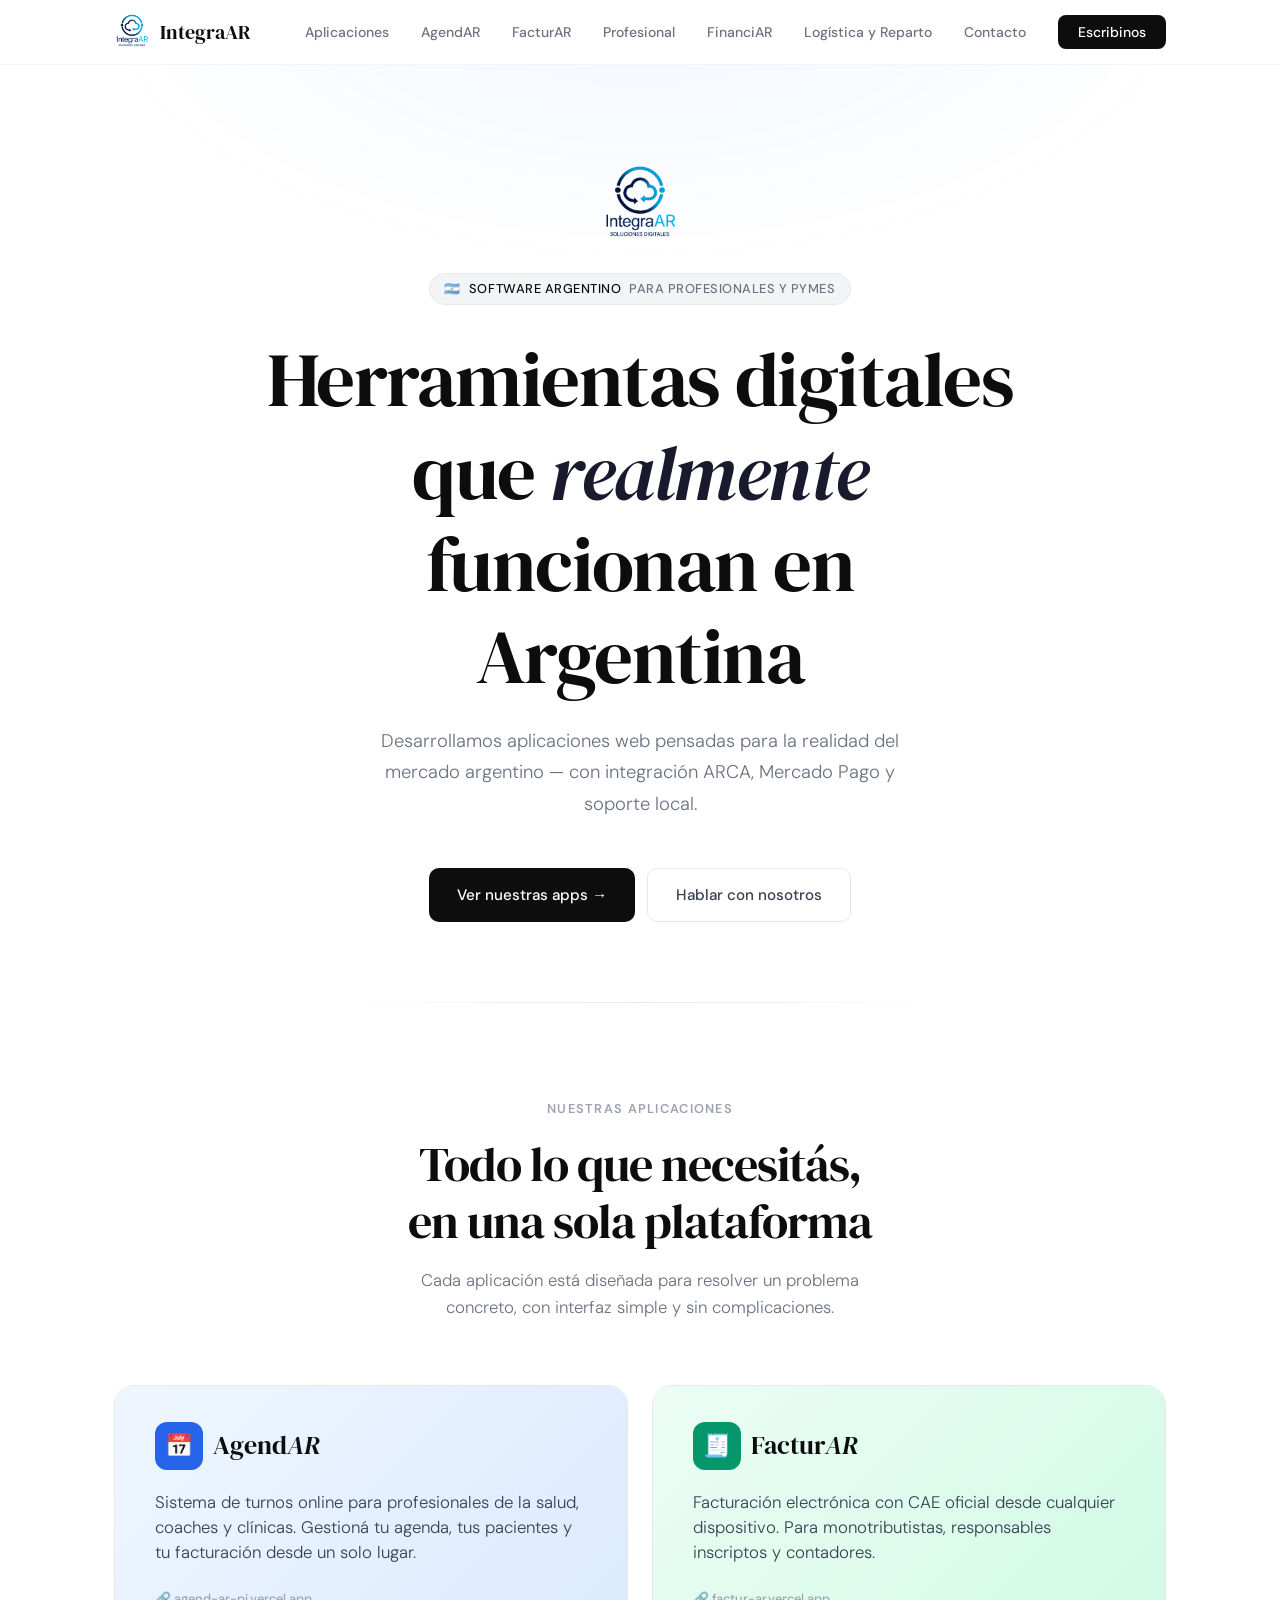
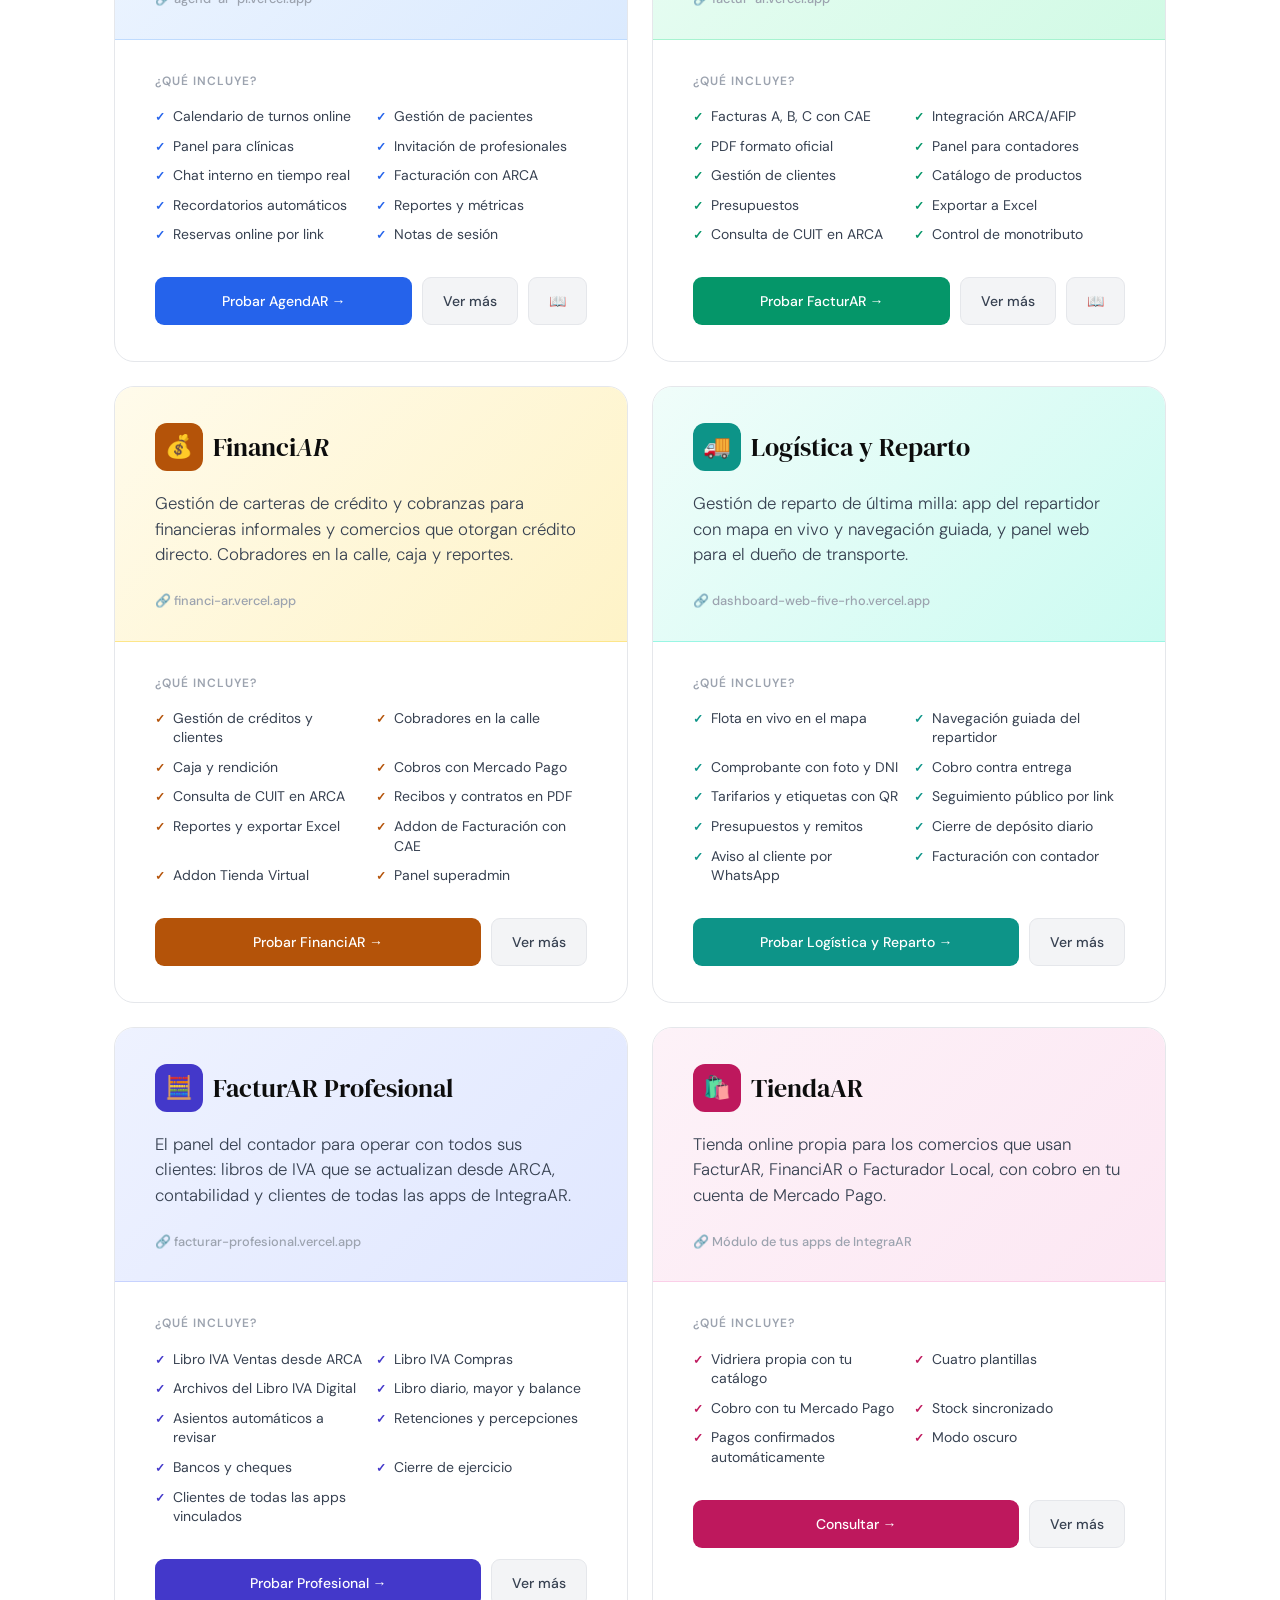
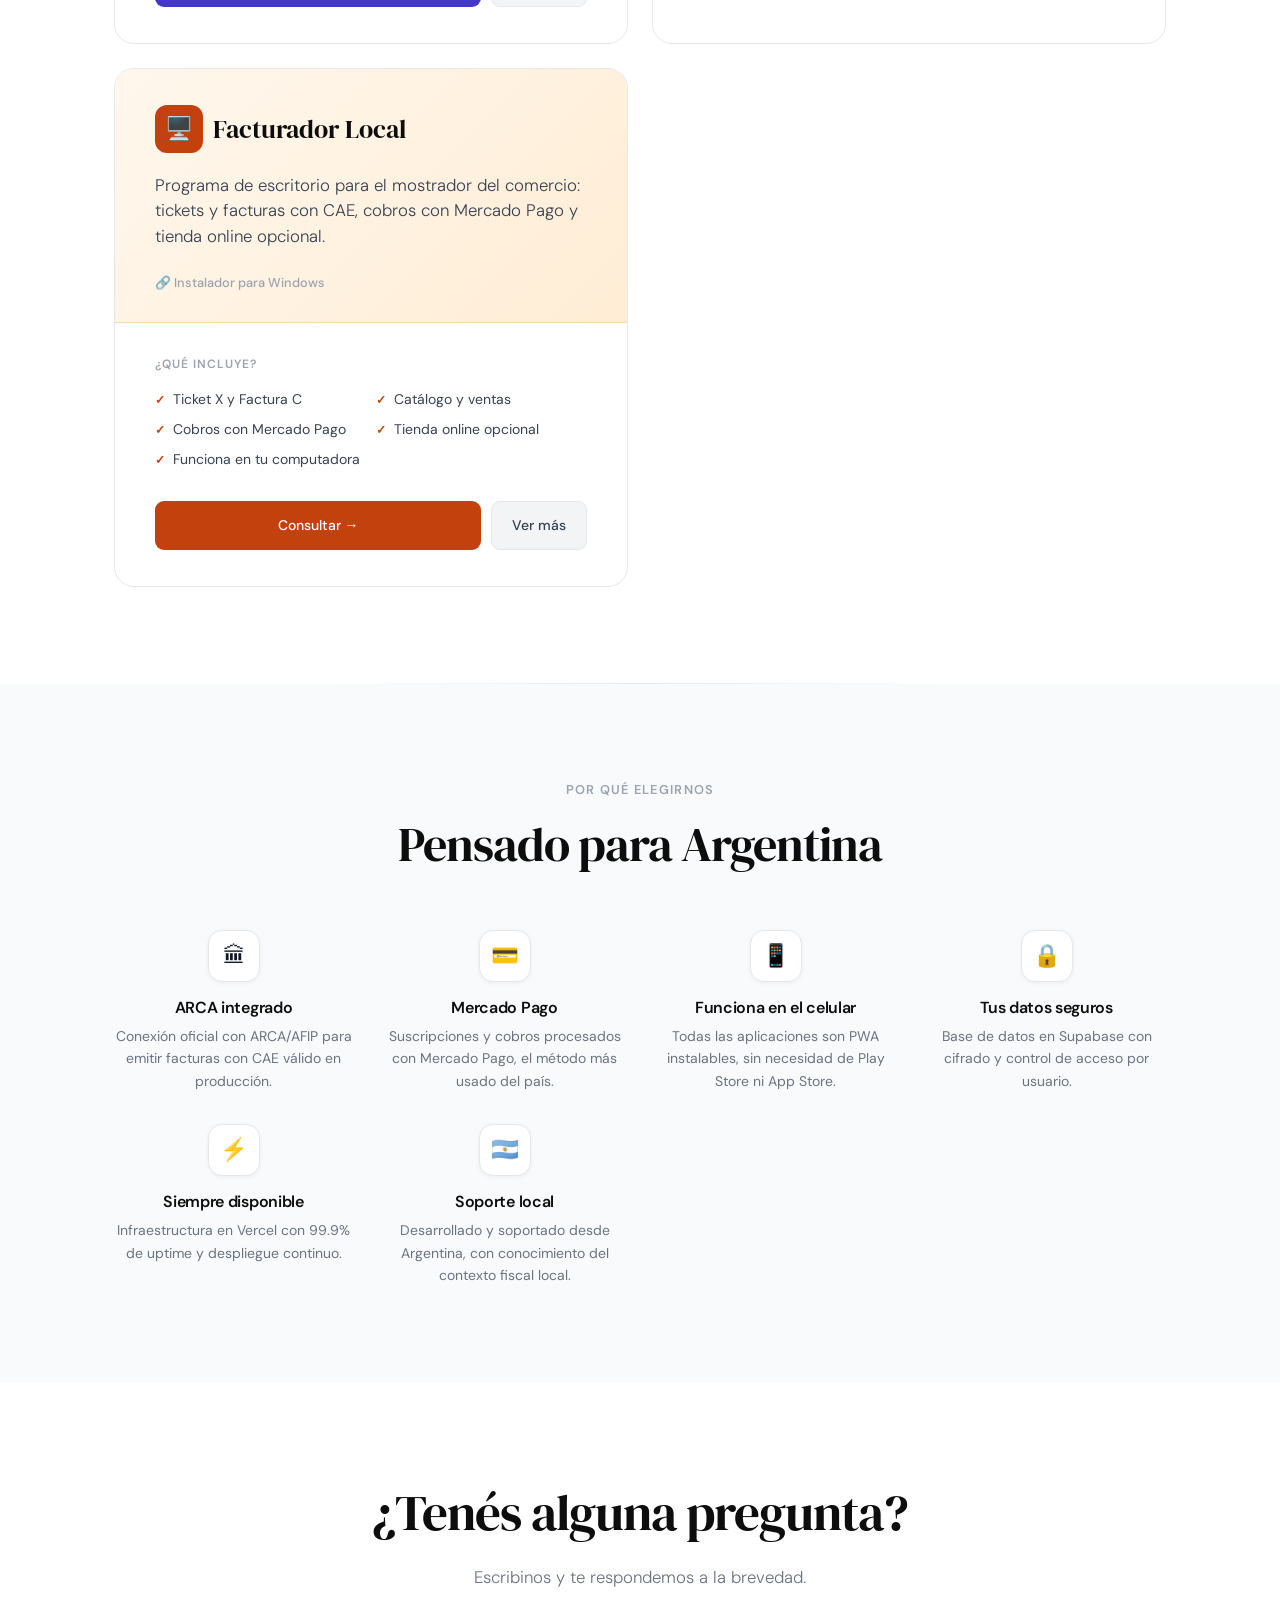
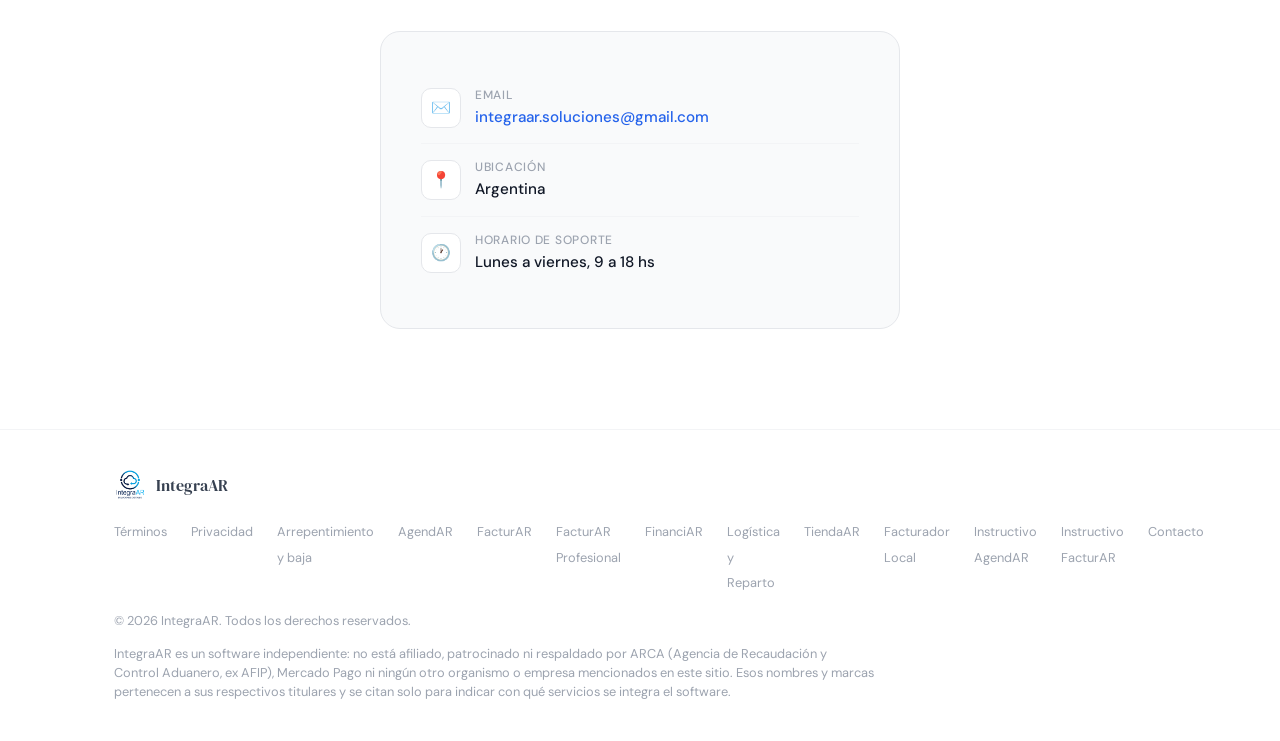
<file: index.html>
<!DOCTYPE html>
<html lang="es">
<head>
  <meta charset="UTF-8" />
  <meta name="viewport" content="width=device-width, initial-scale=1.0" />
  <title>IntegraAR — Software para pymes y profesionales argentinos</title>
  <meta name="description" content="IntegraAR desarrolla soluciones digitales para pymes y profesionales argentinos. AgendAR para turnos y clínicas. FacturAR para facturación electrónica con ARCA. FinanciAR para gestión de créditos y cobranzas." />
  <meta property="og:title" content="IntegraAR — Software argentino para profesionales" />
  <meta property="og:description" content="Soluciones digitales para pymes y profesionales. Turnos, facturación electrónica, créditos y cobranzas." />
  <meta property="og:type" content="website" />
  <link rel="stylesheet" href="/fonts/fuentes.css" />
  <style>
    /* ── Reset & Base ─────────────────────────────────────────────── */
    *, *::before, *::after { box-sizing: border-box; margin: 0; padding: 0; }

    :root {
      --white:   #ffffff;
      --gray-50: #f9fafb;
      --gray-100:#f3f4f6;
      --gray-200:#e5e7eb;
      --gray-400:#9ca3af;
      --gray-500:#6b7280;
      --gray-700:#374151;
      --gray-900:#111827;
      --ink:     #0d0d0d;

      /* Marcas */
      --agend:   #2563eb;
      --agend-l: #eff6ff;
      --factur:  #059669;
      --factur-l:#ecfdf5;
      --financ:  #b45309;
      --financ-l:#fffbeb;
      --lr:      #0d9488;
      --lr-l:    #f0fdfa;
      --profe:      #4338ca;
      --profe-l:    #eef2ff;
      --tienda:      #be185d;
      --tienda-l:    #fdf2f8;
      --local:      #c2410c;
      --local-l:    #fff7ed;
      --brand:   #1a1a2e;   /* IntegraAR navy oscuro */

      --radius:  12px;
      --shadow:  0 1px 3px rgba(0,0,0,.08), 0 8px 24px rgba(0,0,0,.06);
    }

    html { scroll-behavior: smooth; }

    body {
      font-family: 'DM Sans', sans-serif;
      font-size: 16px;
      line-height: 1.6;
      color: var(--gray-900);
      background: var(--white);
      -webkit-font-smoothing: antialiased;
    }

    h1, h2, h3, h4 {
      font-family: 'DM Serif Display', serif;
      font-weight: 400;
      line-height: 1.2;
      letter-spacing: -0.02em;
    }

    a { color: inherit; text-decoration: none; }
    img { display: block; max-width: 100%; }

    .container {
      max-width: 1100px;
      margin: 0 auto;
      padding: 0 24px;
    }

    /* ── Nav ──────────────────────────────────────────────────────── */
    nav {
      position: sticky;
      top: 0;
      z-index: 100;
      background: rgba(255,255,255,0.92);
      backdrop-filter: blur(12px);
      border-bottom: 1px solid var(--gray-100);
    }

    .nav-inner {
      max-width: 1100px;
      margin: 0 auto;
      padding: 0 24px;
      height: 64px;
      display: flex;
      align-items: center;
      justify-content: space-between;
      gap: 24px;
    }

    .nav-logo {
      display: flex;
      align-items: center;
      gap: 10px;
      font-family: 'DM Serif Display', serif;
      font-size: 1.25rem;
      color: var(--ink);
    }

    .nav-logo-mark {
      height: 36px;
      width: auto;
      display: block;
    }

    .nav-links {
      display: flex;
      align-items: center;
      gap: 32px;
      list-style: none;
    }

    .nav-links a {
      font-size: 0.875rem;
      font-weight: 500;
      color: var(--gray-500);
      transition: color .2s;
    }
    .nav-links a:hover { color: var(--ink); }

    .nav-cta {
      background: var(--ink);
      color: white !important;
      padding: 8px 20px;
      border-radius: 8px;
      font-size: 0.875rem !important;
      font-weight: 500 !important;
      transition: opacity .2s !important;
    }
    .nav-cta:hover { opacity: 0.85 !important; }

    /* ── Hero ─────────────────────────────────────────────────────── */
    .hero {
      padding: 100px 0 80px;
      text-align: center;
      position: relative;
      overflow: hidden;
    }

    .hero::before {
      content: '';
      position: absolute;
      inset: 0;
      background:
        radial-gradient(ellipse 800px 400px at 50% -80px, rgba(37,99,235,.06) 0%, transparent 70%),
        radial-gradient(ellipse 600px 300px at 80% 120%, rgba(5,150,105,.04) 0%, transparent 60%);
      pointer-events: none;
    }

    .hero-eyebrow {
      display: inline-flex;
      align-items: center;
      gap: 8px;
      background: var(--gray-100);
      border: 1px solid var(--gray-200);
      padding: 5px 14px;
      border-radius: 100px;
      font-size: 0.8rem;
      font-weight: 500;
      color: var(--gray-500);
      margin-bottom: 28px;
      letter-spacing: 0.04em;
      text-transform: uppercase;
    }

    .hero-eyebrow span { color: var(--ink); }

    .hero h1 {
      font-size: clamp(2.8rem, 6vw, 5rem);
      color: var(--ink);
      max-width: 760px;
      margin: 0 auto 24px;
    }

    .hero h1 em {
      font-style: italic;
      color: var(--brand);
    }

    .hero-sub {
      font-size: 1.15rem;
      color: var(--gray-500);
      max-width: 520px;
      margin: 0 auto 48px;
      font-weight: 300;
      line-height: 1.7;
    }

    .hero-actions {
      display: flex;
      justify-content: center;
      gap: 12px;
      flex-wrap: wrap;
    }

    .btn {
      display: inline-flex;
      align-items: center;
      gap: 8px;
      padding: 14px 28px;
      border-radius: 10px;
      font-weight: 500;
      font-size: 0.95rem;
      transition: all .2s;
      cursor: pointer;
      border: none;
    }

    .btn-primary {
      background: var(--ink);
      color: white;
    }
    .btn-primary:hover { opacity: 0.85; transform: translateY(-1px); }

    .btn-outline {
      background: transparent;
      border: 1.5px solid var(--gray-200);
      color: var(--gray-700);
    }
    .btn-outline:hover {
      border-color: var(--gray-400);
      background: var(--gray-50);
    }

    /* ── Divider ──────────────────────────────────────────────────── */
    .section-divider {
      height: 1px;
      background: linear-gradient(90deg, transparent, var(--gray-200), transparent);
      margin: 0 auto;
      max-width: 600px;
    }

    /* ── Apps Section ─────────────────────────────────────────────── */
    .apps-section {
      padding: 96px 0;
    }

    .section-label {
      text-align: center;
      font-size: 0.8rem;
      font-weight: 600;
      letter-spacing: 0.1em;
      text-transform: uppercase;
      color: var(--gray-400);
      margin-bottom: 16px;
    }

    .section-title {
      text-align: center;
      font-size: clamp(2rem, 4vw, 3rem);
      color: var(--ink);
      margin-bottom: 16px;
    }

    .section-sub {
      text-align: center;
      color: var(--gray-500);
      font-size: 1.05rem;
      max-width: 480px;
      margin: 0 auto 64px;
      font-weight: 300;
    }

    .apps-grid {
      display: grid;
      grid-template-columns: repeat(auto-fit, minmax(460px, 1fr));
      gap: 24px;
    }

    /* ── App Card ─────────────────────────────────────────────────── */
    .app-card {
      border: 1.5px solid var(--gray-200);
      border-radius: 20px;
      overflow: hidden;
      background: var(--white);
      transition: box-shadow .3s, transform .3s;
    }
    .app-card:hover {
      box-shadow: var(--shadow);
      transform: translateY(-3px);
    }

    .app-card-header {
      padding: 36px 40px 28px;
      position: relative;
    }

    .app-card-header.agend {
      background: linear-gradient(135deg, #eff6ff 0%, #dbeafe 100%);
      border-bottom: 1px solid #bfdbfe;
    }

    .app-card-header.factur {
      background: linear-gradient(135deg, #ecfdf5 0%, #d1fae5 100%);
      border-bottom: 1px solid #a7f3d0;
    }

    .app-card-header.financ {
      background: linear-gradient(135deg, #fffbeb 0%, #fef3c7 100%);
      border-bottom: 1px solid #fde68a;
    }

    .app-card-header.lr {
      background: linear-gradient(135deg, #f0fdfa 0%, #ccfbf1 100%);
      border-bottom: 1px solid #99f6e4;
    }
    .app-card-header.profe {
      background: linear-gradient(135deg, #eef2ff 0%, #e0e7ff 100%);
      border-bottom: 1px solid #c7d2fe;
    }
    .app-card-header.tienda {
      background: linear-gradient(135deg, #fdf2f8 0%, #fce7f3 100%);
      border-bottom: 1px solid #fbcfe8;
    }
    .app-card-header.local {
      background: linear-gradient(135deg, #fff7ed 0%, #ffedd5 100%);
      border-bottom: 1px solid #fed7aa;
    }

    .app-badge {
      display: inline-flex;
      align-items: center;
      gap: 10px;
      margin-bottom: 20px;
    }

    .app-icon {
      width: 48px;
      height: 48px;
      border-radius: 12px;
      display: flex;
      align-items: center;
      justify-content: center;
      font-size: 1.4rem;
    }

    .app-icon.agend { background: var(--agend); }
    .app-icon.factur { background: var(--factur); }
    .app-icon.financ { background: var(--financ); }
    .app-icon.lr { background: var(--lr); }
    .app-icon.profe { background: var(--profe); }
    .app-icon.tienda { background: var(--tienda); }
    .app-icon.local { background: var(--local); }

    .app-name {
      font-family: 'DM Serif Display', serif;
      font-size: 1.6rem;
      color: var(--ink);
    }

    .app-name span {
      font-style: italic;
    }

    .app-tagline {
      font-size: 1.05rem;
      color: var(--gray-700);
      font-weight: 300;
      margin-bottom: 20px;
      line-height: 1.5;
    }

    .app-url {
      display: inline-flex;
      align-items: center;
      gap: 6px;
      font-size: 0.8rem;
      color: var(--gray-400);
      font-weight: 500;
    }

    .app-card-body {
      padding: 32px 40px 36px;
    }

    .features-title {
      font-size: 0.75rem;
      font-weight: 600;
      letter-spacing: 0.08em;
      text-transform: uppercase;
      color: var(--gray-400);
      margin-bottom: 16px;
    }

    .features-list {
      list-style: none;
      display: grid;
      grid-template-columns: 1fr 1fr;
      gap: 10px;
      margin-bottom: 32px;
    }

    .features-list li {
      display: flex;
      align-items: flex-start;
      gap: 8px;
      font-size: 0.875rem;
      color: var(--gray-700);
      line-height: 1.4;
    }

    .features-list li::before {
      content: '✓';
      font-size: 0.75rem;
      font-weight: 700;
      margin-top: 2px;
      flex-shrink: 0;
    }

    .features-list.agend li::before { color: var(--agend); }
    .features-list.factur li::before { color: var(--factur); }
    .features-list.financ li::before { color: var(--financ); }
    .features-list.lr li::before { color: var(--lr); }
    .features-list.profe li::before { color: var(--profe); }
    .features-list.tienda li::before { color: var(--tienda); }
    .features-list.local li::before { color: var(--local); }

    .app-card-actions {
      display: flex;
      gap: 10px;
    }

    .btn-app {
      flex: 1;
      justify-content: center;
      padding: 12px 20px;
      border-radius: 9px;
      font-size: 0.875rem;
    }

    .btn-app.agend {
      background: var(--agend);
      color: white;
    }
    .btn-app.agend:hover { opacity: 0.88; }

    .btn-app.factur {
      background: var(--factur);
      color: white;
    }
    .btn-app.factur:hover { opacity: 0.88; }

    .btn-app.financ {
      background: var(--financ);
      color: white;
    }
    .btn-app.financ:hover { opacity: 0.88; }

    .btn-app.lr {
      background: var(--lr);
      color: white;
    }
    .btn-app.profe {
      background: var(--profe);
      color: white;
    }
    .btn-app.tienda {
      background: var(--tienda);
      color: white;
    }
    .btn-app.local {
      background: var(--local);
      color: white;
    }
    .btn-app.lr:hover { opacity: 0.88; }
    .btn-app.profe:hover { opacity: 0.88; }
    .btn-app.tienda:hover { opacity: 0.88; }
    .btn-app.local:hover { opacity: 0.88; }

    .btn-app.ghost {
      background: var(--gray-100);
      color: var(--gray-700);
      border: 1.5px solid var(--gray-200);
      flex: 0 0 auto;
    }
    .btn-app.ghost:hover { background: var(--gray-200); }

    /* ── Why Section ──────────────────────────────────────────────── */
    .why-section {
      padding: 96px 0;
      background: var(--gray-50);
    }

    .why-grid {
      display: grid;
      grid-template-columns: repeat(auto-fit, minmax(220px, 1fr));
      gap: 32px;
      margin-top: 56px;
    }

    .why-item {
      text-align: center;
    }

    .why-icon {
      width: 52px;
      height: 52px;
      border-radius: 14px;
      background: var(--white);
      border: 1.5px solid var(--gray-200);
      display: flex;
      align-items: center;
      justify-content: center;
      font-size: 1.4rem;
      margin: 0 auto 16px;
      box-shadow: 0 1px 4px rgba(0,0,0,.06);
    }

    .why-item h3 {
      font-family: 'DM Sans', sans-serif;
      font-size: 1rem;
      font-weight: 600;
      color: var(--ink);
      margin-bottom: 8px;
    }

    .why-item p {
      font-size: 0.875rem;
      color: var(--gray-500);
      line-height: 1.6;
    }

    /* ── Contact / CTA ────────────────────────────────────────────── */
    .cta-section {
      padding: 100px 0;
      text-align: center;
    }

    .cta-section h2 {
      font-size: clamp(2rem, 4vw, 3.2rem);
      color: var(--ink);
      margin-bottom: 20px;
    }

    .cta-section p {
      color: var(--gray-500);
      font-size: 1.05rem;
      margin-bottom: 40px;
      font-weight: 300;
    }

    .contact-card {
      background: var(--gray-50);
      border: 1.5px solid var(--gray-200);
      border-radius: 20px;
      padding: 40px;
      max-width: 520px;
      margin: 0 auto;
    }

    .contact-item {
      display: flex;
      align-items: center;
      gap: 14px;
      padding: 14px 0;
      border-bottom: 1px solid var(--gray-100);
      text-align: left;
    }
    .contact-item:last-child { border-bottom: none; }

    .contact-item-icon {
      width: 40px;
      height: 40px;
      background: var(--white);
      border: 1.5px solid var(--gray-200);
      border-radius: 10px;
      display: flex;
      align-items: center;
      justify-content: center;
      font-size: 1rem;
      flex-shrink: 0;
    }

    .contact-item-text {
      flex: 1;
    }

    .contact-item-label {
      font-size: 0.75rem;
      color: var(--gray-400);
      font-weight: 500;
      text-transform: uppercase;
      letter-spacing: 0.06em;
    }

    .contact-item-value {
      font-size: 0.95rem;
      color: var(--gray-900);
      font-weight: 500;
    }

    .contact-item-value a {
      color: var(--agend);
    }
    .contact-item-value a:hover { text-decoration: underline; }

    /* ── Footer ───────────────────────────────────────────────────── */
    footer {
      border-top: 1px solid var(--gray-100);
      padding: 40px 0;
    }

    .footer-inner {
      display: flex;
      align-items: center;
      justify-content: space-between;
      gap: 16px;
      flex-wrap: wrap;
    }

    .footer-logo {
      display: flex;
      align-items: center;
      gap: 10px;
      font-family: 'DM Serif Display', serif;
      font-size: 1rem;
      color: var(--gray-700);
    }

    .footer-logo-mark {
      height: 32px;
      width: auto;
      display: block;
    }

    .footer-links {
      display: flex;
      gap: 24px;
      list-style: none;
    }

    .footer-links a {
      font-size: 0.8rem;
      color: var(--gray-400);
    }
    .footer-links a:hover { color: var(--gray-700); }

    .footer-copy {
      font-size: 0.8rem;
      color: var(--gray-400);
    }

    /* ── Animations ───────────────────────────────────────────────── */
    .hero-logo {
      height: 80px;
      width: auto;
      margin: 0 auto 28px;
      display: block;
    }

    @keyframes fadeUp {
      from { opacity: 0; transform: translateY(24px); }
      to   { opacity: 1; transform: translateY(0); }
    }

    .hero > * { animation: fadeUp .6s ease both; }
    .hero > *:nth-child(1) { animation-delay: .05s; }
    .hero > *:nth-child(2) { animation-delay: .15s; }
    .hero > *:nth-child(3) { animation-delay: .25s; }
    .hero > *:nth-child(4) { animation-delay: .35s; }

    /* ── Mobile ───────────────────────────────────────────────────── */
    @media (max-width: 768px) {
      .nav-links { display: none; }

      .apps-grid {
        grid-template-columns: 1fr;
      }

      .app-card-header { padding: 28px 24px 20px; }
      .app-card-body { padding: 24px 24px 28px; }

      .features-list { grid-template-columns: 1fr; }

      .footer-inner { flex-direction: column; text-align: center; }
      .footer-links { flex-wrap: wrap; justify-content: center; }

      .hero { padding: 64px 0 56px; }
      .apps-section, .why-section, .cta-section { padding: 64px 0; }
    }

    @media (max-width: 520px) {
      .hero-actions { flex-direction: column; align-items: center; }
      .btn { width: 100%; justify-content: center; }
      .app-card-actions { flex-direction: column; }
      .btn-app.ghost { flex: 1; }
    }
    /* Aviso de estado: se prende sacando el atributo hidden del div #aviso-estado (ver RESILIENCIA_TERCEROS.md, punto 4) */
    #aviso-estado { background: #fffbeb; color: #78350f; border-bottom: 1px solid #fcd34d; padding: 10px 16px; text-align: center; font-size: 14px; line-height: 1.4; }
    #aviso-estado[hidden] { display: none; }
    @media (prefers-color-scheme: dark) { #aviso-estado { background: #3b2a06; color: #fde68a; border-bottom-color: #92400e; } }
  </style>
</head>
<body>

  <!-- ── Aviso de estado (apagado). Para avisar una falla de un tercero (Supabase, Vercel, ARCA, Mercado Pago):
       1) cambiá el texto de abajo, 2) borrá la palabra hidden, 3) push a main. Para apagarlo, volvé a poner hidden. ── -->
  <div id="aviso-estado" role="status" hidden>Estamos con inconvenientes en un servicio externo. Estamos trabajando para resolverlo. Disculpá las molestias.</div>

  <!-- ── Nav ── -->
  <nav>
    <div class="nav-inner">
      <a href="/" class="nav-logo">
        <img src="/logo-completo-2.png" alt="IntegraAR" class="nav-logo-mark" />
        <span>IntegraAR</span>
      </a>
      <ul class="nav-links">
        <li><a href="#apps">Aplicaciones</a></li>
        <li><a href="/agendar">AgendAR</a></li>
        <li><a href="/facturar">FacturAR</a></li>
        <li><a href="/profesional">Profesional</a></li>
        <li><a href="/financiar">FinanciAR</a></li>
        <li><a href="/lr">Logística y Reparto</a></li>
        <li><a href="#contacto">Contacto</a></li>
        <li><a href="mailto:integraar.soluciones@gmail.com" class="nav-cta">Escribinos</a></li>
      </ul>
    </div>
  </nav>

  <!-- ── Hero ── -->
  <section class="hero">
    <div class="container">
      <img src="/logo-completo-2.png" alt="IntegraAR" class="hero-logo" />
      <div class="hero-eyebrow">
        🇦🇷 <span>Software argentino</span> para profesionales y pymes
      </div>
      <h1>Herramientas digitales que <em>realmente</em> funcionan en Argentina</h1>
      <p class="hero-sub">
        Desarrollamos aplicaciones web pensadas para la realidad del mercado argentino —
        con integración ARCA, Mercado Pago y soporte local.
      </p>
      <div class="hero-actions">
        <a href="#apps" class="btn btn-primary">Ver nuestras apps →</a>
        <a href="#contacto" class="btn btn-outline">Hablar con nosotros</a>
      </div>
    </div>
  </section>

  <div class="section-divider"></div>

  <!-- ── Apps ── -->
  <section class="apps-section" id="apps">
    <div class="container">
      <div class="section-label">Nuestras aplicaciones</div>
      <h2 class="section-title">Todo lo que necesitás,<br/>en una sola plataforma</h2>
      <p class="section-sub">
        Cada aplicación está diseñada para resolver un problema concreto,
        con interfaz simple y sin complicaciones.
      </p>

      <div class="apps-grid">

        <!-- AgendAR -->
        <div class="app-card">
          <div class="app-card-header agend">
            <div class="app-badge">
              <div class="app-icon agend">📅</div>
              <div class="app-name">Agend<span>AR</span></div>
            </div>
            <p class="app-tagline">
              Sistema de turnos online para profesionales de la salud, coaches y clínicas.
              Gestioná tu agenda, tus pacientes y tu facturación desde un solo lugar.
            </p>
            <div class="app-url">🔗 agend-ar-pi.vercel.app</div>
          </div>
          <div class="app-card-body">
            <div class="features-title">¿Qué incluye?</div>
            <ul class="features-list agend">
              <li>Calendario de turnos online</li>
              <li>Gestión de pacientes</li>
              <li>Panel para clínicas</li>
              <li>Invitación de profesionales</li>
              <li>Chat interno en tiempo real</li>
              <li>Facturación con ARCA</li>
              <li>Recordatorios automáticos</li>
              <li>Reportes y métricas</li>
              <li>Reservas online por link</li>
              <li>Notas de sesión</li>
            </ul>
            <div class="app-card-actions">
              <a href="https://agend-ar-pi.vercel.app" target="_blank" rel="noopener" class="btn btn-app agend">
                Probar AgendAR →
              </a>
              <a href="/agendar" class="btn btn-app ghost">Ver más</a>
              <a href="/instructivos/agendar" class="btn btn-app ghost">📖</a>
            </div>
          </div>
        </div>

        <!-- FacturAR -->
        <div class="app-card">
          <div class="app-card-header factur">
            <div class="app-badge">
              <div class="app-icon factur">🧾</div>
              <div class="app-name">Factur<span>AR</span></div>
            </div>
            <p class="app-tagline">
              Facturación electrónica con CAE oficial desde cualquier dispositivo.
              Para monotributistas, responsables inscriptos y contadores.
            </p>
            <div class="app-url">🔗 factur-ar.vercel.app</div>
          </div>
          <div class="app-card-body">
            <div class="features-title">¿Qué incluye?</div>
            <ul class="features-list factur">
              <li>Facturas A, B, C con CAE</li>
              <li>Integración ARCA/AFIP</li>
              <li>PDF formato oficial</li>
              <li>Panel para contadores</li>
              <li>Gestión de clientes</li>
              <li>Catálogo de productos</li>
              <li>Presupuestos</li>
              <li>Exportar a Excel</li>
              <li>Consulta de CUIT en ARCA</li>
              <li>Control de monotributo</li>
            </ul>
            <div class="app-card-actions">
              <a href="https://factur-ar.vercel.app" target="_blank" rel="noopener" class="btn btn-app factur">
                Probar FacturAR →
              </a>
              <a href="/facturar" class="btn btn-app ghost">Ver más</a>
              <a href="/instructivos/facturar" class="btn btn-app ghost">📖</a>
            </div>
          </div>
        </div>

        <!-- FinanciAR -->
        <div class="app-card">
          <div class="app-card-header financ">
            <div class="app-badge">
              <div class="app-icon financ">💰</div>
              <div class="app-name">Financi<span>AR</span></div>
            </div>
            <p class="app-tagline">
              Gestión de carteras de crédito y cobranzas para financieras informales y comercios
              que otorgan crédito directo. Cobradores en la calle, caja y reportes.
            </p>
            <div class="app-url">🔗 financi-ar.vercel.app</div>
          </div>
          <div class="app-card-body">
            <div class="features-title">¿Qué incluye?</div>
            <ul class="features-list financ">
              <li>Gestión de créditos y clientes</li>
              <li>Cobradores en la calle</li>
              <li>Caja y rendición</li>
              <li>Cobros con Mercado Pago</li>
              <li>Consulta de CUIT en ARCA</li>
              <li>Recibos y contratos en PDF</li>
              <li>Reportes y exportar Excel</li>
              <li>Addon de Facturación con CAE</li>
              <li>Addon Tienda Virtual</li>
              <li>Panel superadmin</li>
            </ul>
            <div class="app-card-actions">
              <a href="https://financi-ar.vercel.app" target="_blank" rel="noopener" class="btn btn-app financ">
                Probar FinanciAR →
              </a>
              <a href="/financiar" class="btn btn-app ghost">Ver más</a>
            </div>
          </div>
        </div>

        <!-- Logística y Reparto -->
        <div class="app-card">
          <div class="app-card-header lr">
            <div class="app-badge">
              <div class="app-icon lr">🚚</div>
              <div class="app-name">Logística y Reparto</div>
            </div>
            <p class="app-tagline">
              Gestión de reparto de última milla: app del repartidor con mapa en vivo
              y navegación guiada, y panel web para el dueño de transporte.
            </p>
            <div class="app-url">🔗 dashboard-web-five-rho.vercel.app</div>
          </div>
          <div class="app-card-body">
            <div class="features-title">¿Qué incluye?</div>
            <ul class="features-list lr">
              <li>Flota en vivo en el mapa</li>
              <li>Navegación guiada del repartidor</li>
              <li>Comprobante con foto y DNI</li>
              <li>Cobro contra entrega</li>
              <li>Tarifarios y etiquetas con QR</li>
              <li>Seguimiento público por link</li>
              <li>Presupuestos y remitos</li>
              <li>Cierre de depósito diario</li>
              <li>Aviso al cliente por WhatsApp</li>
              <li>Facturación con contador</li>
            </ul>
            <div class="app-card-actions">
              <a href="https://dashboard-web-five-rho.vercel.app" target="_blank" rel="noopener" class="btn btn-app lr">
                Probar Logística y Reparto →
              </a>
              <a href="/lr" class="btn btn-app ghost">Ver más</a>
            </div>
          </div>
        </div>

        <!-- FacturAR Profesional -->
        <div class="app-card">
          <div class="app-card-header profe">
            <div class="app-badge">
              <div class="app-icon profe">🧮</div>
              <div class="app-name">FacturAR Profesional</div>
            </div>
            <p class="app-tagline">
              El panel del contador para operar con todos sus clientes: libros de IVA que se actualizan desde ARCA, contabilidad y clientes de todas las apps de IntegraAR.
            </p>
            <div class="app-url">🔗 facturar-profesional.vercel.app</div>
          </div>
          <div class="app-card-body">
            <div class="features-title">¿Qué incluye?</div>
            <ul class="features-list profe">
              <li>Libro IVA Ventas desde ARCA</li>
              <li>Libro IVA Compras</li>
              <li>Archivos del Libro IVA Digital</li>
              <li>Libro diario, mayor y balance</li>
              <li>Asientos automáticos a revisar</li>
              <li>Retenciones y percepciones</li>
              <li>Bancos y cheques</li>
              <li>Cierre de ejercicio</li>
              <li>Clientes de todas las apps vinculados</li>
            </ul>
            <div class="app-card-actions">
              <a href="https://facturar-profesional.vercel.app" target="_blank" rel="noopener" class="btn btn-app profe">
                Probar Profesional →
              </a>
              <a href="/profesional" class="btn btn-app ghost">Ver más</a>
            </div>
          </div>
        </div>

        <!-- TiendaAR -->
        <div class="app-card">
          <div class="app-card-header tienda">
            <div class="app-badge">
              <div class="app-icon tienda">🛍️</div>
              <div class="app-name">TiendaAR</div>
            </div>
            <p class="app-tagline">
              Tienda online propia para los comercios que usan FacturAR, FinanciAR o Facturador Local, con cobro en tu cuenta de Mercado Pago.
            </p>
            <div class="app-url">🔗 Módulo de tus apps de IntegraAR</div>
          </div>
          <div class="app-card-body">
            <div class="features-title">¿Qué incluye?</div>
            <ul class="features-list tienda">
              <li>Vidriera propia con tu catálogo</li>
              <li>Cuatro plantillas</li>
              <li>Cobro con tu Mercado Pago</li>
              <li>Stock sincronizado</li>
              <li>Pagos confirmados automáticamente</li>
              <li>Modo oscuro</li>
            </ul>
            <div class="app-card-actions">
              <a href="mailto:integraar.soluciones@gmail.com?subject=TiendaAR" class="btn btn-app tienda">
                Consultar →
              </a>
              <a href="/tienda" class="btn btn-app ghost">Ver más</a>
            </div>
          </div>
        </div>

        <!-- Facturador Local -->
        <div class="app-card">
          <div class="app-card-header local">
            <div class="app-badge">
              <div class="app-icon local">🖥️</div>
              <div class="app-name">Facturador Local</div>
            </div>
            <p class="app-tagline">
              Programa de escritorio para el mostrador del comercio: tickets y facturas con CAE, cobros con Mercado Pago y tienda online opcional.
            </p>
            <div class="app-url">🔗 Instalador para Windows</div>
          </div>
          <div class="app-card-body">
            <div class="features-title">¿Qué incluye?</div>
            <ul class="features-list local">
              <li>Ticket X y Factura C</li>
              <li>Catálogo y ventas</li>
              <li>Cobros con Mercado Pago</li>
              <li>Tienda online opcional</li>
              <li>Funciona en tu computadora</li>
            </ul>
            <div class="app-card-actions">
              <a href="mailto:integraar.soluciones@gmail.com?subject=Facturador%20Local" class="btn btn-app local">
                Consultar →
              </a>
              <a href="/facturador-local" class="btn btn-app ghost">Ver más</a>
            </div>
          </div>
        </div>

      </div>
    </div>
  </section>

  <div class="section-divider"></div>

  <!-- ── Por qué IntegraAR ── -->
  <section class="why-section">
    <div class="container">
      <div class="section-label">Por qué elegirnos</div>
      <h2 class="section-title">Pensado para Argentina</h2>
      <div class="why-grid">
        <div class="why-item">
          <div class="why-icon">🏛</div>
          <h3>ARCA integrado</h3>
          <p>Conexión oficial con ARCA/AFIP para emitir facturas con CAE válido en producción.</p>
        </div>
        <div class="why-item">
          <div class="why-icon">💳</div>
          <h3>Mercado Pago</h3>
          <p>Suscripciones y cobros procesados con Mercado Pago, el método más usado del país.</p>
        </div>
        <div class="why-item">
          <div class="why-icon">📱</div>
          <h3>Funciona en el celular</h3>
          <p>Todas las aplicaciones son PWA instalables, sin necesidad de Play Store ni App Store.</p>
        </div>
        <div class="why-item">
          <div class="why-icon">🔒</div>
          <h3>Tus datos seguros</h3>
          <p>Base de datos en Supabase con cifrado y control de acceso por usuario.</p>
        </div>
        <div class="why-item">
          <div class="why-icon">⚡</div>
          <h3>Siempre disponible</h3>
          <p>Infraestructura en Vercel con 99.9% de uptime y despliegue continuo.</p>
        </div>
        <div class="why-item">
          <div class="why-icon">🇦🇷</div>
          <h3>Soporte local</h3>
          <p>Desarrollado y soportado desde Argentina, con conocimiento del contexto fiscal local.</p>
        </div>
      </div>
    </div>
  </section>

  <!-- ── CTA / Contacto ── -->
  <section class="cta-section" id="contacto">
    <div class="container">
      <h2>¿Tenés alguna pregunta?</h2>
      <p>Escribinos y te respondemos a la brevedad.</p>
      <div class="contact-card">
        <div class="contact-item">
          <div class="contact-item-icon">✉️</div>
          <div class="contact-item-text">
            <div class="contact-item-label">Email</div>
            <div class="contact-item-value">
              <a href="mailto:integraar.soluciones@gmail.com">integraar.soluciones@gmail.com</a>
            </div>
          </div>
        </div>
        <div class="contact-item">
          <div class="contact-item-icon">📍</div>
          <div class="contact-item-text">
            <div class="contact-item-label">Ubicación</div>
            <div class="contact-item-value">Argentina</div>
          </div>
        </div>
        <div class="contact-item">
          <div class="contact-item-icon">🕐</div>
          <div class="contact-item-text">
            <div class="contact-item-label">Horario de soporte</div>
            <div class="contact-item-value">Lunes a viernes, 9 a 18 hs</div>
          </div>
        </div>
      </div>
    </div>
  </section>

  <!-- ── Footer ── -->
  <footer>
    <div class="container">
      <div class="footer-inner">
        <a href="/" class="footer-logo">
          <img src="/logo-completo-2.png" alt="IntegraAR" class="footer-logo-mark" />
          <span>IntegraAR</span>
        </a>
        <ul class="footer-links">
          <li><a href="/terminos">Términos</a></li>
          <li><a href="/privacidad">Privacidad</a></li>
          <li><a href="/arrepentimiento">Arrepentimiento y baja</a></li>
          <li><a href="/agendar">AgendAR</a></li>
          <li><a href="/facturar">FacturAR</a></li>
          <li><a href="/profesional">FacturAR Profesional</a></li>
          <li><a href="/financiar">FinanciAR</a></li>
          <li><a href="/lr">Logística y Reparto</a></li>
          <li><a href="/tienda">TiendaAR</a></li>
          <li><a href="/facturador-local">Facturador Local</a></li>
          <li><a href="/instructivos/agendar">Instructivo AgendAR</a></li>
          <li><a href="/instructivos/facturar">Instructivo FacturAR</a></li>
          <li><a href="#contacto">Contacto</a></li>
        </ul>
        <p class="footer-copy">© 2026 IntegraAR. Todos los derechos reservados.</p>
      </div>
    <p class="footer-copy" style="margin-top:.75rem;max-width:760px;line-height:1.5">IntegraAR es un software independiente: no está afiliado, patrocinado ni respaldado por ARCA (Agencia de Recaudación y Control Aduanero, ex AFIP), Mercado Pago ni ningún otro organismo o empresa mencionados en este sitio. Esos nombres y marcas pertenecen a sus respectivos titulares y se citan solo para indicar con qué servicios se integra el software.</p>
    </div>
  </footer>

</body>
</html>
</file>
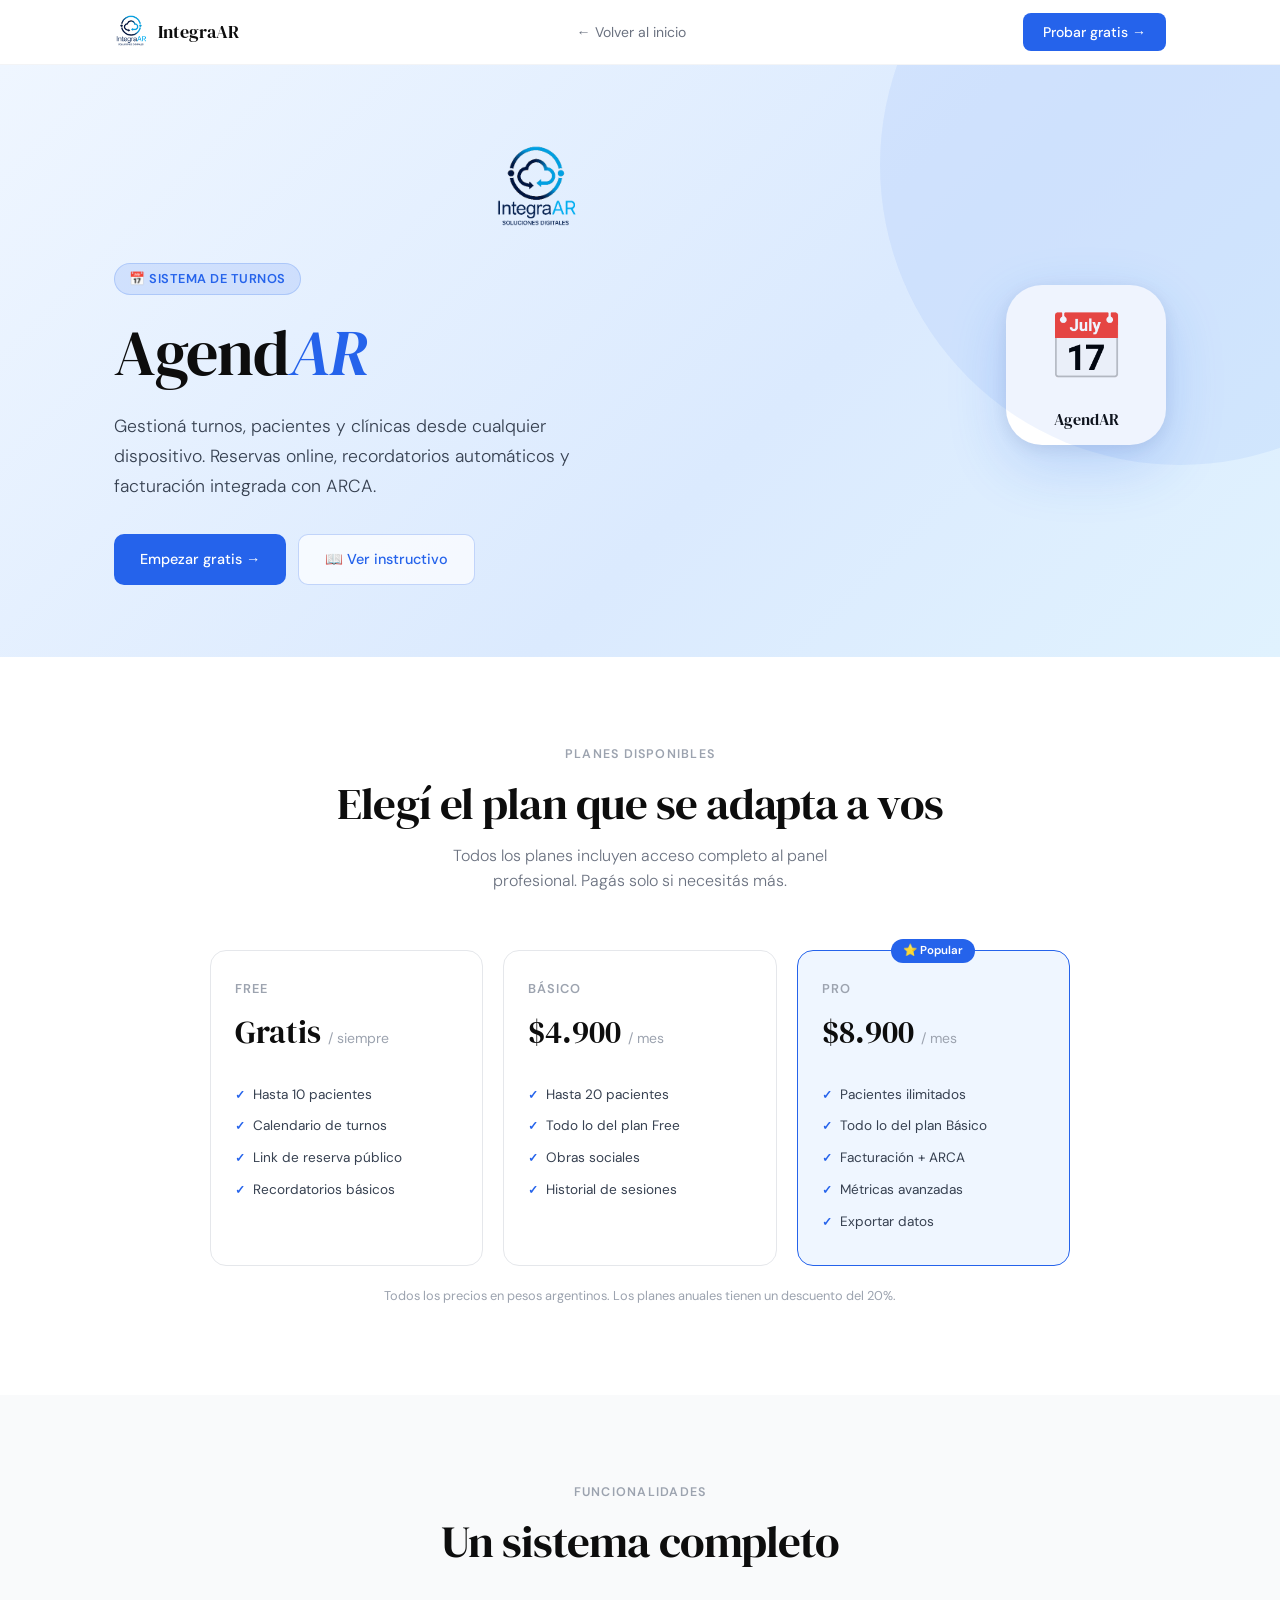
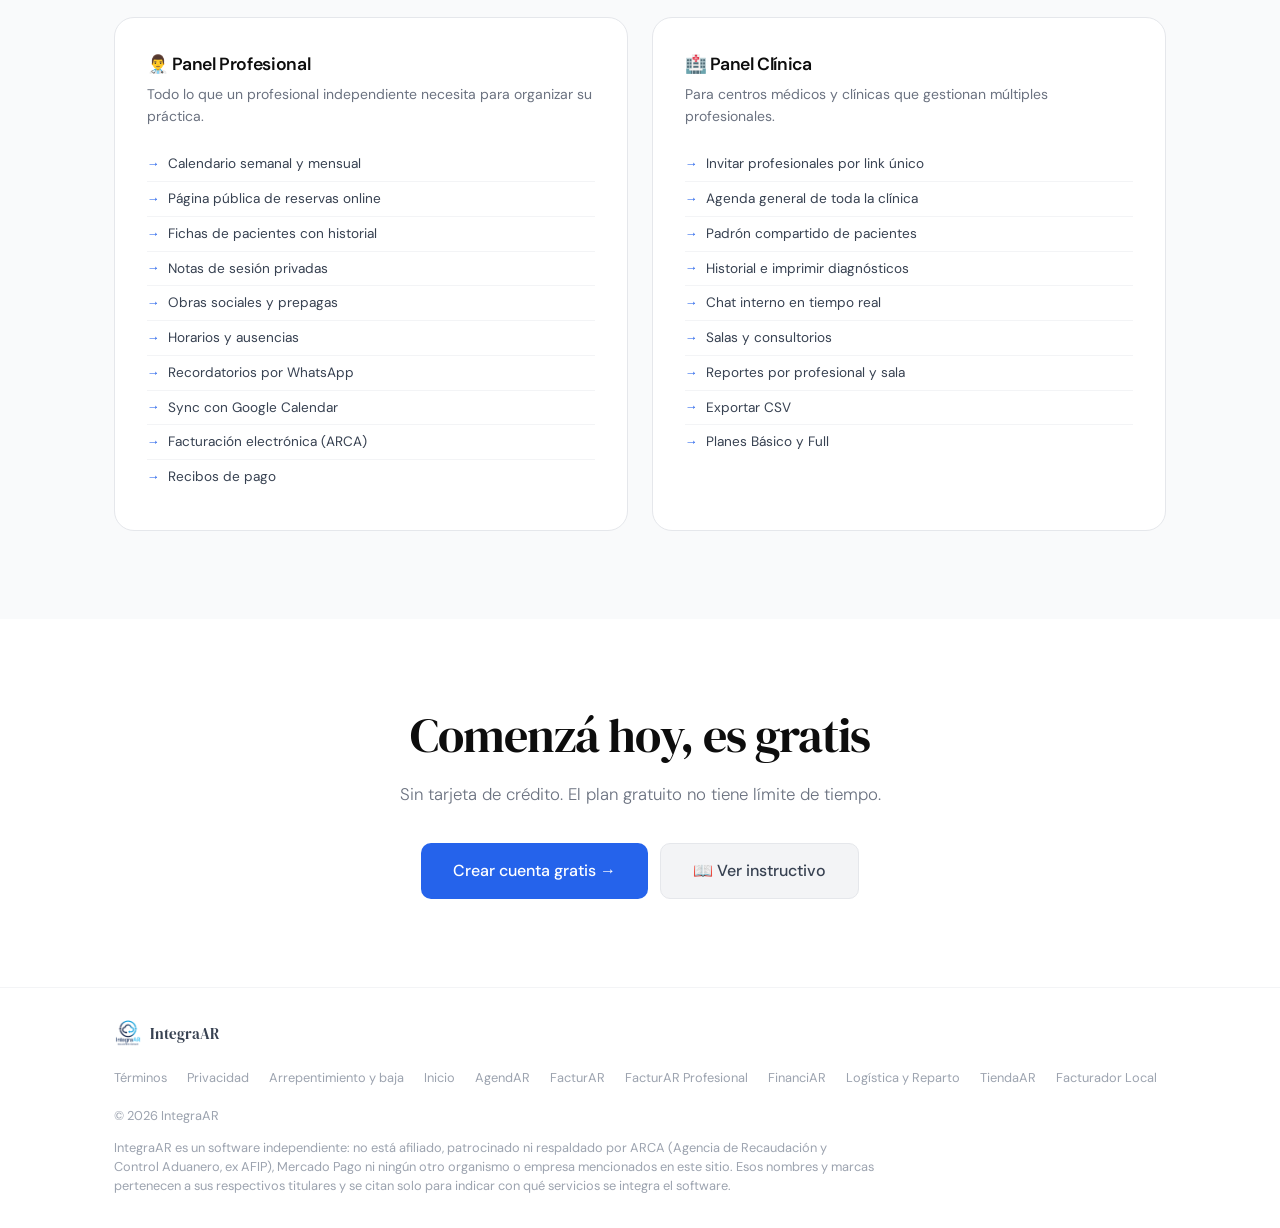
<file: agendar.html>
<!DOCTYPE html>
<html lang="es">
<head>
  <meta charset="UTF-8" />
  <meta name="viewport" content="width=device-width, initial-scale=1.0" />
  <title>AgendAR — Turnos y gestión para profesionales y clínicas</title>
  <meta name="description" content="AgendAR es el sistema de turnos online para médicos, psicólogos, coaches y clínicas. Agenda, pacientes, facturación ARCA y chat interno." />
  <link rel="stylesheet" href="/fonts/fuentes.css" />
  <style>
    *, *::before, *::after { box-sizing: border-box; margin: 0; padding: 0; }
    :root {
      --white: #ffffff; --gray-50: #f9fafb; --gray-100: #f3f4f6;
      --gray-200: #e5e7eb; --gray-400: #9ca3af; --gray-500: #6b7280;
      --gray-700: #374151; --gray-900: #111827; --ink: #0d0d0d;
      --agend: #2563eb; --agend-l: #eff6ff; --agend-d: #1d4ed8;
      --brand: #1a1a2e;
    }
    html { scroll-behavior: smooth; }
    body { font-family: 'DM Sans', sans-serif; color: var(--gray-900); background: var(--white); -webkit-font-smoothing: antialiased; line-height: 1.6; }
    h1,h2,h3,h4 { font-family: 'DM Serif Display', serif; font-weight: 400; line-height: 1.2; letter-spacing: -0.02em; }
    a { color: inherit; text-decoration: none; }
    .container { max-width: 1100px; margin: 0 auto; padding: 0 24px; }

    /* Nav */
    nav { position: sticky; top: 0; z-index: 100; background: rgba(255,255,255,.92); backdrop-filter: blur(12px); border-bottom: 1px solid var(--gray-100); }
    .nav-inner { max-width: 1100px; margin: 0 auto; padding: 0 24px; height: 64px; display: flex; align-items: center; justify-content: space-between; gap: 24px; }
    .nav-logo { display: flex; align-items: center; gap: 10px; font-family: 'DM Serif Display', serif; font-size: 1.1rem; color: var(--ink); }
    .nav-logo-mark { height: 34px; width: auto; display: block; }
    .footer-logo-mark { height: 28px; width: auto; display: block; }
    .product-hero-logo { height: 90px; width: auto; display: block; margin: 0 auto 28px; }
    .nav-back { font-size: 0.875rem; color: var(--gray-500); display: flex; align-items: center; gap: 6px; }
    .nav-back:hover { color: var(--ink); }
    .nav-cta { background: var(--agend); color: white; padding: 8px 20px; border-radius: 8px; font-size: 0.875rem; font-weight: 500; transition: opacity .2s; }
    .nav-cta:hover { opacity: 0.85; }

    /* Hero producto */
    .product-hero {
      padding: 80px 0 72px;
      background: linear-gradient(135deg, #eff6ff 0%, #dbeafe 60%, #e0f2fe 100%);
      position: relative;
      overflow: hidden;
    }
    .product-hero::before {
      content: '';
      position: absolute;
      width: 600px; height: 600px;
      border-radius: 50%;
      background: rgba(37,99,235,.07);
      right: -200px; top: -200px;
      pointer-events: none;
    }
    .product-hero-inner { display: flex; align-items: center; gap: 48px; flex-wrap: wrap; }
    .product-hero-text { flex: 1; min-width: 280px; }
    .product-eyebrow { display: inline-flex; align-items: center; gap: 8px; background: rgba(37,99,235,.12); border: 1px solid rgba(37,99,235,.2); padding: 5px 14px; border-radius: 100px; font-size: 0.8rem; font-weight: 600; color: var(--agend); margin-bottom: 20px; letter-spacing: 0.04em; text-transform: uppercase; }
    .product-hero h1 { font-size: clamp(2.4rem, 5vw, 4rem); color: var(--ink); margin-bottom: 20px; }
    .product-hero h1 em { font-style: italic; color: var(--agend); }
    .product-hero-sub { font-size: 1.1rem; color: var(--gray-700); max-width: 480px; font-weight: 300; margin-bottom: 32px; line-height: 1.7; }
    .hero-actions { display: flex; gap: 12px; flex-wrap: wrap; }
    .btn { display: inline-flex; align-items: center; gap: 8px; padding: 13px 26px; border-radius: 10px; font-weight: 500; font-size: 0.9rem; transition: all .2s; cursor: pointer; border: none; }
    .btn-blue { background: var(--agend); color: white; }
    .btn-blue:hover { background: var(--agend-d); transform: translateY(-1px); }
    .btn-ghost { background: rgba(255,255,255,.7); border: 1.5px solid rgba(37,99,235,.25); color: var(--agend); }
    .btn-ghost:hover { background: white; }

    .product-hero-visual { flex: 0 0 auto; }
    .hero-badge {
      width: 160px; height: 160px;
      background: white;
      border-radius: 36px;
      box-shadow: 0 20px 60px rgba(37,99,235,.2), 0 4px 16px rgba(0,0,0,.08);
      display: flex; flex-direction: column; align-items: center; justify-content: center; gap: 8px;
      font-size: 4rem;
    }
    .hero-badge-name { font-family: 'DM Serif Display', serif; font-size: 1rem; color: var(--ink); }

    /* Planes */
    .plans-section { padding: 88px 0; }
    .section-label { text-align: center; font-size: 0.78rem; font-weight: 600; letter-spacing: 0.1em; text-transform: uppercase; color: var(--gray-400); margin-bottom: 12px; }
    .section-title { text-align: center; font-size: clamp(1.8rem, 3.5vw, 2.8rem); color: var(--ink); margin-bottom: 12px; }
    .section-sub { text-align: center; color: var(--gray-500); max-width: 460px; margin: 0 auto 56px; font-weight: 300; font-size: 1rem; }

    .plans-grid { display: grid; grid-template-columns: repeat(auto-fit, minmax(220px, 1fr)); gap: 20px; max-width: 860px; margin: 0 auto; }
    .plan-card { border: 1.5px solid var(--gray-200); border-radius: 16px; padding: 28px 24px; background: var(--white); position: relative; transition: box-shadow .3s; }
    .plan-card:hover { box-shadow: 0 4px 20px rgba(0,0,0,.08); }
    .plan-card.featured { border-color: var(--agend); background: var(--agend-l); }
    .plan-badge { position: absolute; top: -12px; left: 50%; transform: translateX(-50%); background: var(--agend); color: white; font-size: 0.72rem; font-weight: 600; padding: 3px 12px; border-radius: 100px; white-space: nowrap; }
    .plan-name { font-family: 'DM Sans', sans-serif; font-size: 0.8rem; font-weight: 600; text-transform: uppercase; letter-spacing: 0.08em; color: var(--gray-400); margin-bottom: 8px; }
    .plan-price { font-family: 'DM Serif Display', serif; font-size: 2rem; color: var(--ink); margin-bottom: 4px; }
    .plan-price span { font-family: 'DM Sans', sans-serif; font-size: 0.875rem; font-weight: 400; color: var(--gray-400); }
    .plan-features { list-style: none; margin-top: 20px; space: 8px; }
    .plan-features li { font-size: 0.85rem; color: var(--gray-700); padding: 5px 0; display: flex; gap: 8px; align-items: flex-start; }
    .plan-features li::before { content: '✓'; color: var(--agend); font-weight: 700; font-size: 0.75rem; margin-top: 2px; flex-shrink: 0; }

    /* Paneles */
    .panels-section { padding: 88px 0; background: var(--gray-50); }
    .panels-grid { display: grid; grid-template-columns: 1fr 1fr; gap: 24px; margin-top: 48px; }
    .panel-card { background: white; border: 1.5px solid var(--gray-200); border-radius: 20px; padding: 36px 32px; }
    .panel-card h3 { font-family: 'DM Sans', sans-serif; font-size: 1.1rem; font-weight: 600; color: var(--ink); margin-bottom: 8px; }
    .panel-card p { font-size: 0.875rem; color: var(--gray-500); margin-bottom: 20px; line-height: 1.6; }
    .panel-features { list-style: none; }
    .panel-features li { font-size: 0.85rem; color: var(--gray-700); padding: 6px 0; border-bottom: 1px solid var(--gray-100); display: flex; align-items: center; gap: 8px; }
    .panel-features li:last-child { border-bottom: none; }
    .panel-features li::before { content: '→'; color: var(--agend); font-weight: 600; font-size: 0.8rem; }

    /* CTA final */
    .final-cta { padding: 88px 0; text-align: center; }
    .final-cta h2 { font-size: clamp(2rem, 4vw, 3rem); color: var(--ink); margin-bottom: 16px; }
    .final-cta p { color: var(--gray-500); margin-bottom: 36px; font-size: 1.05rem; font-weight: 300; }

    /* Footer */
    footer { border-top: 1px solid var(--gray-100); padding: 32px 0; }
    .footer-inner { display: flex; align-items: center; justify-content: space-between; gap: 16px; flex-wrap: wrap; }
    .footer-logo { display: flex; align-items: center; gap: 8px; font-family: 'DM Serif Display', serif; font-size: 0.95rem; color: var(--gray-700); text-decoration: none; }
    .footer-links { display: flex; gap: 20px; list-style: none; }
    .footer-links a { font-size: 0.8rem; color: var(--gray-400); }
    .footer-links a:hover { color: var(--gray-700); }
    .footer-copy { font-size: 0.8rem; color: var(--gray-400); }

    @media (max-width: 768px) {
      .panels-grid { grid-template-columns: 1fr; }
      .product-hero-inner { flex-direction: column; }
      .hero-badge { width: 120px; height: 120px; font-size: 3rem; border-radius: 28px; }
      .footer-inner { flex-direction: column; text-align: center; }
      .footer-links { flex-wrap: wrap; justify-content: center; }
    }
  </style>
</head>
<body>

  <nav>
    <div class="nav-inner">
      <a href="/" class="nav-logo">
        <img src="/logo-completo-2.png" alt="IntegraAR" class="nav-logo-mark" />
        <span>IntegraAR</span>
      </a>
      <a href="/" class="nav-back">← Volver al inicio</a>
      <a href="https://agend-ar-pi.vercel.app" target="_blank" rel="noopener" class="nav-cta">Probar gratis →</a>
    </div>
  </nav>

  <!-- Hero -->
  <section class="product-hero">
    <div class="container">
      <div class="product-hero-inner">
        <div class="product-hero-text">
          <img src="/logo-completo-2.png" alt="IntegraAR" class="product-hero-logo" />
          <div class="product-eyebrow">📅 Sistema de turnos</div>
          <h1>Agend<em>AR</em></h1>
          <p class="product-hero-sub">
            Gestioná turnos, pacientes y clínicas desde cualquier dispositivo.
            Reservas online, recordatorios automáticos y facturación integrada con ARCA.
          </p>
          <div class="hero-actions">
            <a href="https://agend-ar-pi.vercel.app" target="_blank" rel="noopener" class="btn btn-blue">
              Empezar gratis →
            </a>
            <a href="/instructivos/agendar" class="btn btn-ghost">
              📖 Ver instructivo
            </a>
          </div>
        </div>
        <div class="product-hero-visual">
          <div class="hero-badge">
            📅
            <div class="hero-badge-name">AgendAR</div>
          </div>
        </div>
      </div>
    </div>
  </section>

  <!-- Planes -->
  <section class="plans-section">
    <div class="container">
      <div class="section-label">Planes disponibles</div>
      <h2 class="section-title">Elegí el plan que se adapta a vos</h2>
      <p class="section-sub">Todos los planes incluyen acceso completo al panel profesional. Pagás solo si necesitás más.</p>

      <div class="plans-grid">
        <div class="plan-card">
          <div class="plan-name">Free</div>
          <div class="plan-price">Gratis <span>/ siempre</span></div>
          <ul class="plan-features">
            <li>Hasta 10 pacientes</li>
            <li>Calendario de turnos</li>
            <li>Link de reserva público</li>
            <li>Recordatorios básicos</li>
          </ul>
        </div>
        <div class="plan-card">
          <div class="plan-name">Básico</div>
          <div class="plan-price">$4.900 <span>/ mes</span></div>
          <ul class="plan-features">
            <li>Hasta 20 pacientes</li>
            <li>Todo lo del plan Free</li>
            <li>Obras sociales</li>
            <li>Historial de sesiones</li>
          </ul>
        </div>
        <div class="plan-card featured">
          <div class="plan-badge">⭐ Popular</div>
          <div class="plan-name">Pro</div>
          <div class="plan-price">$8.900 <span>/ mes</span></div>
          <ul class="plan-features">
            <li>Pacientes ilimitados</li>
            <li>Todo lo del plan Básico</li>
            <li>Facturación + ARCA</li>
            <li>Métricas avanzadas</li>
            <li>Exportar datos</li>
          </ul>
        </div>
      </div>

      <p style="text-align:center;margin-top:20px;font-size:0.8rem;color:var(--gray-400);">Todos los precios en pesos argentinos. Los planes anuales tienen un descuento del 20%.</p>
    </div>
  </section>

  <!-- Paneles -->
  <section class="panels-section">
    <div class="container">
      <div class="section-label">Funcionalidades</div>
      <h2 class="section-title">Un sistema completo</h2>
      <div class="panels-grid">

        <div class="panel-card">
          <h3>👨‍⚕️ Panel Profesional</h3>
          <p>Todo lo que un profesional independiente necesita para organizar su práctica.</p>
          <ul class="panel-features">
            <li>Calendario semanal y mensual</li>
            <li>Página pública de reservas online</li>
            <li>Fichas de pacientes con historial</li>
            <li>Notas de sesión privadas</li>
            <li>Obras sociales y prepagas</li>
            <li>Horarios y ausencias</li>
            <li>Recordatorios por WhatsApp</li>
            <li>Sync con Google Calendar</li>
            <li>Facturación electrónica (ARCA)</li>
            <li>Recibos de pago</li>
          </ul>
        </div>

        <div class="panel-card">
          <h3>🏥 Panel Clínica</h3>
          <p>Para centros médicos y clínicas que gestionan múltiples profesionales.</p>
          <ul class="panel-features">
            <li>Invitar profesionales por link único</li>
            <li>Agenda general de toda la clínica</li>
            <li>Padrón compartido de pacientes</li>
            <li>Historial e imprimir diagnósticos</li>
            <li>Chat interno en tiempo real</li>
            <li>Salas y consultorios</li>
            <li>Reportes por profesional y sala</li>
            <li>Exportar CSV</li>
            <li>Planes Básico y Full</li>
          </ul>
        </div>

      </div>
    </div>
  </section>

  <!-- CTA final -->
  <section class="final-cta">
    <div class="container">
      <h2>Comenzá hoy, es gratis</h2>
      <p>Sin tarjeta de crédito. El plan gratuito no tiene límite de tiempo.</p>
      <div style="display:flex;gap:12px;justify-content:center;flex-wrap:wrap;">
        <a href="https://agend-ar-pi.vercel.app/registro" target="_blank" rel="noopener" class="btn btn-blue" style="padding:14px 32px;font-size:1rem;">
          Crear cuenta gratis →
        </a>
        <a href="/instructivos/agendar" class="btn" style="background:var(--gray-100);color:var(--gray-700);border:1.5px solid var(--gray-200);padding:14px 32px;font-size:1rem;">
          📖 Ver instructivo
        </a>
      </div>
    </div>
  </section>

  <footer>
    <div class="container">
      <div class="footer-inner">
        <a href="/" class="footer-logo">
          <img src="/logo-completo-2.png" alt="IntegraAR" class="footer-logo-mark" />
          <span>IntegraAR</span>
        </a>
        <ul class="footer-links">
          <li><a href="/terminos">Términos</a></li>
          <li><a href="/privacidad">Privacidad</a></li>
          <li><a href="/arrepentimiento">Arrepentimiento y baja</a></li>
          <li><a href="/">Inicio</a></li>
          <li><a href="/agendar">AgendAR</a></li>
          <li><a href="/facturar">FacturAR</a></li>
          <li><a href="/profesional">FacturAR Profesional</a></li>
          <li><a href="/financiar">FinanciAR</a></li>
          <li><a href="/lr">Logística y Reparto</a></li>
          <li><a href="/tienda">TiendaAR</a></li>
          <li><a href="/facturador-local">Facturador Local</a></li>
        </ul>
        <p class="footer-copy">© 2026 IntegraAR</p>
      </div>
    <p class="footer-copy" style="margin-top:.75rem;max-width:760px;line-height:1.5">IntegraAR es un software independiente: no está afiliado, patrocinado ni respaldado por ARCA (Agencia de Recaudación y Control Aduanero, ex AFIP), Mercado Pago ni ningún otro organismo o empresa mencionados en este sitio. Esos nombres y marcas pertenecen a sus respectivos titulares y se citan solo para indicar con qué servicios se integra el software.</p>
    </div>
  </footer>

</body>
</html>
</file>
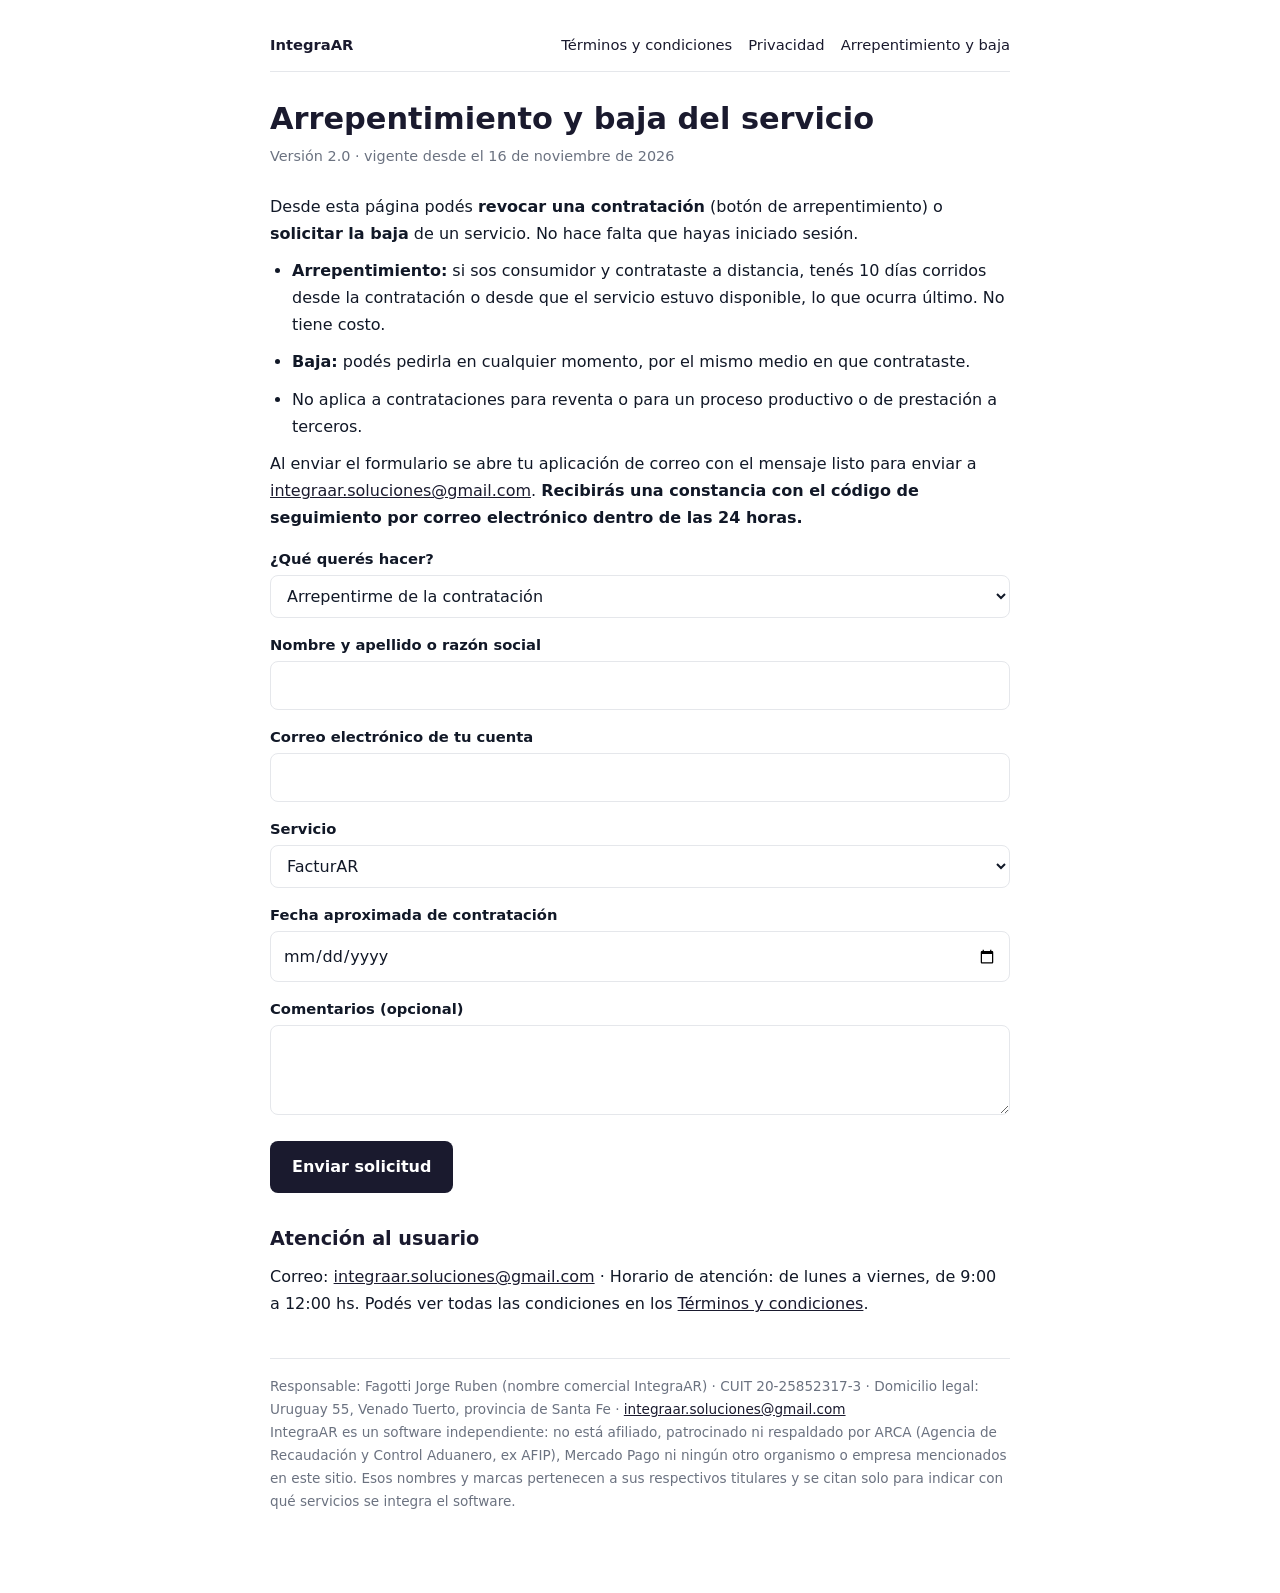
<file: arrepentimiento.html>
<!DOCTYPE html>
<html lang="es">
<head>
<meta charset="UTF-8" />
<meta name="viewport" content="width=device-width, initial-scale=1.0" />
<title>Arrepentimiento y baja — IntegraAR</title>
<meta name="description" content="Botón de arrepentimiento y baja del servicio." />
<style>
*,*::before,*::after{box-sizing:border-box;margin:0;padding:0}
:root{--bg:#fff;--fg:#111827;--mut:#6b7280;--line:#e5e7eb;--acc:#1a1a2e;--soft:#f9fafb;--warn-bg:#fffbeb;--warn-bd:#f59e0b}
@media (prefers-color-scheme:dark){:root{--bg:#0f1115;--fg:#e5e7eb;--mut:#9ca3af;--line:#262a33;--acc:#c7d2fe;--soft:#161a21;--warn-bg:#2a2210;--warn-bd:#b45309}}
body{font-family:system-ui,-apple-system,"Segoe UI",Roboto,Arial,sans-serif;background:var(--bg);color:var(--fg);line-height:1.7;-webkit-font-smoothing:antialiased;overflow-wrap:anywhere}
.wrap{max-width:780px;margin:0 auto;padding:32px 20px 80px}
nav.top{display:flex;flex-wrap:wrap;gap:14px;align-items:center;justify-content:space-between;border-bottom:1px solid var(--line);padding-bottom:14px;margin-bottom:28px;font-size:.92rem}
nav.top a{color:var(--acc);text-decoration:none}nav.top a:hover{text-decoration:underline}
nav.top .links{display:flex;gap:16px;flex-wrap:wrap}
h1{font-size:1.9rem;line-height:1.25;margin-bottom:6px;color:var(--acc)}
.meta{color:var(--mut);font-size:.9rem;margin-bottom:24px}
h2{font-size:1.2rem;margin:30px 0 8px;color:var(--acc)}
p,li{margin-bottom:10px}ul,ol{padding-left:22px;margin-bottom:10px}
a{color:var(--acc)}
.box{background:var(--soft);border:1px solid var(--line);border-radius:10px;padding:14px 16px;margin:14px 0}
.pend{background:var(--warn-bg);border:1px solid var(--warn-bd);border-radius:10px;padding:12px 14px;margin:14px 0;font-size:.92rem}
label{display:block;font-weight:600;margin:14px 0 4px;font-size:.92rem}
input,select,textarea{width:100%;padding:10px 12px;border:1px solid var(--line);border-radius:8px;font:inherit;background:var(--bg);color:var(--fg)}
textarea{min-height:90px}
button{margin-top:18px;padding:12px 22px;border:0;border-radius:8px;background:var(--acc);color:var(--bg);font:inherit;font-weight:600;cursor:pointer}
footer{margin-top:40px;border-top:1px solid var(--line);padding-top:16px;color:var(--mut);font-size:.85rem}
</style>
</head>
<body>
<div class="wrap">
<nav class="top"><a href="/"><strong>IntegraAR</strong></a><div class="links"><a href="/terminos">Términos y condiciones</a><a href="/privacidad">Privacidad</a><a href="/arrepentimiento">Arrepentimiento y baja</a></div></nav>

<h1>Arrepentimiento y baja del servicio</h1>
<p class="meta">Versión 2.0 · vigente desde el 16 de noviembre de 2026</p>

<p>Desde esta página podés <strong>revocar una contratación</strong> (botón de arrepentimiento) o <strong>solicitar la baja</strong> de un servicio. No hace falta que hayas iniciado sesión.</p>
<ul>
<li><strong>Arrepentimiento:</strong> si sos consumidor y contrataste a distancia, tenés 10 días corridos desde la contratación o desde que el servicio estuvo disponible, lo que ocurra último. No tiene costo.</li>
<li><strong>Baja:</strong> podés pedirla en cualquier momento, por el mismo medio en que contrataste.</li>
<li>No aplica a contrataciones para reventa o para un proceso productivo o de prestación a terceros.</li>
</ul>
<p>Al enviar el formulario se abre tu aplicación de correo con el mensaje listo para enviar a <a href="mailto:integraar.soluciones@gmail.com">integraar.soluciones@gmail.com</a>. <strong>Recibirás una constancia con el código de seguimiento por correo electrónico dentro de las 24 horas.</strong></p>

<form id="f">
<label for="tipo">¿Qué querés hacer?</label>
<select id="tipo" name="tipo"><option value="arrepentimiento">Arrepentirme de la contratación</option><option value="baja">Dar de baja el servicio</option></select>
<label for="nombre">Nombre y apellido o razón social</label>
<input id="nombre" name="nombre" required autocomplete="name" />
<label for="correo">Correo electrónico de tu cuenta</label>
<input id="correo" name="correo" type="email" required autocomplete="email" />
<label for="app">Servicio</label>
<select id="app" name="app"><option>FacturAR</option><option>FacturAR Profesional</option><option>AgendAR</option><option>FinanciAR</option><option>Logística y Reparto</option><option>Tienda-AR</option><option>Facturador Local</option><option>Otro</option></select>
<label for="fecha">Fecha aproximada de contratación</label>
<input id="fecha" name="fecha" type="date" />
<label for="motivo">Comentarios (opcional)</label>
<textarea id="motivo" name="motivo"></textarea>
<button type="submit">Enviar solicitud</button>
</form>
<div id="ok" class="box" hidden><strong>Código de solicitud: <span id="cod"></span></strong><br>Si tu aplicación de correo no se abrió, escribinos a <a href="mailto:integraar.soluciones@gmail.com">integraar.soluciones@gmail.com</a> indicando ese código y tus datos.</div>
<noscript><p class="box">Escribinos a <a href="mailto:integraar.soluciones@gmail.com">integraar.soluciones@gmail.com</a> indicando si querés arrepentirte o dar de baja, tu nombre, el correo de tu cuenta y el servicio.</p></noscript>

<h2>Atención al usuario</h2>
<p>Correo: <a href="mailto:integraar.soluciones@gmail.com">integraar.soluciones@gmail.com</a> · Horario de atención: de lunes a viernes, de 9:00 a 12:00 hs. Podés ver todas las condiciones en los <a href="/terminos">Términos y condiciones</a>.</p>

<footer>Responsable: Fagotti Jorge Ruben (nombre comercial IntegraAR) · CUIT 20-25852317-3 · Domicilio legal: Uruguay 55, Venado Tuerto, provincia de Santa Fe · <a href="mailto:integraar.soluciones@gmail.com">integraar.soluciones@gmail.com</a><br>IntegraAR es un software independiente: no está afiliado, patrocinado ni respaldado por ARCA (Agencia de Recaudación y Control Aduanero, ex AFIP), Mercado Pago ni ningún otro organismo o empresa mencionados en este sitio. Esos nombres y marcas pertenecen a sus respectivos titulares y se citan solo para indicar con qué servicios se integra el software.</footer>
</div>

<script>
(function(){
  var f=document.getElementById('f');
  f.addEventListener('submit',function(e){
    e.preventDefault();
    var d=new FormData(f);
    var tipo=d.get('tipo');
    var codigo='IA-'+Date.now().toString(36).toUpperCase();
    var asunto=(tipo==='baja'?'Solicitud de baja':'Arrepentimiento de contratación')+' ['+codigo+']';
    var cuerpo=['Tipo: '+(tipo==='baja'?'Baja del servicio':'Arrepentimiento (revocación)'),
      'Código de solicitud: '+codigo,
      'Nombre y apellido / razón social: '+d.get('nombre'),
      'Correo de la cuenta: '+d.get('correo'),
      'Servicio contratado: '+d.get('app'),
      'Fecha aproximada de contratación: '+(d.get('fecha')||'-'),
      'Comentarios: '+(d.get('motivo')||'-')].join('\n');
    window.location.href='mailto:integraar.soluciones@gmail.com?subject='+encodeURIComponent(asunto)+'&body='+encodeURIComponent(cuerpo);
    document.getElementById('ok').hidden=false;
    document.getElementById('cod').textContent=codigo;
  });
})();
</script>
</body>
</html>
</file>
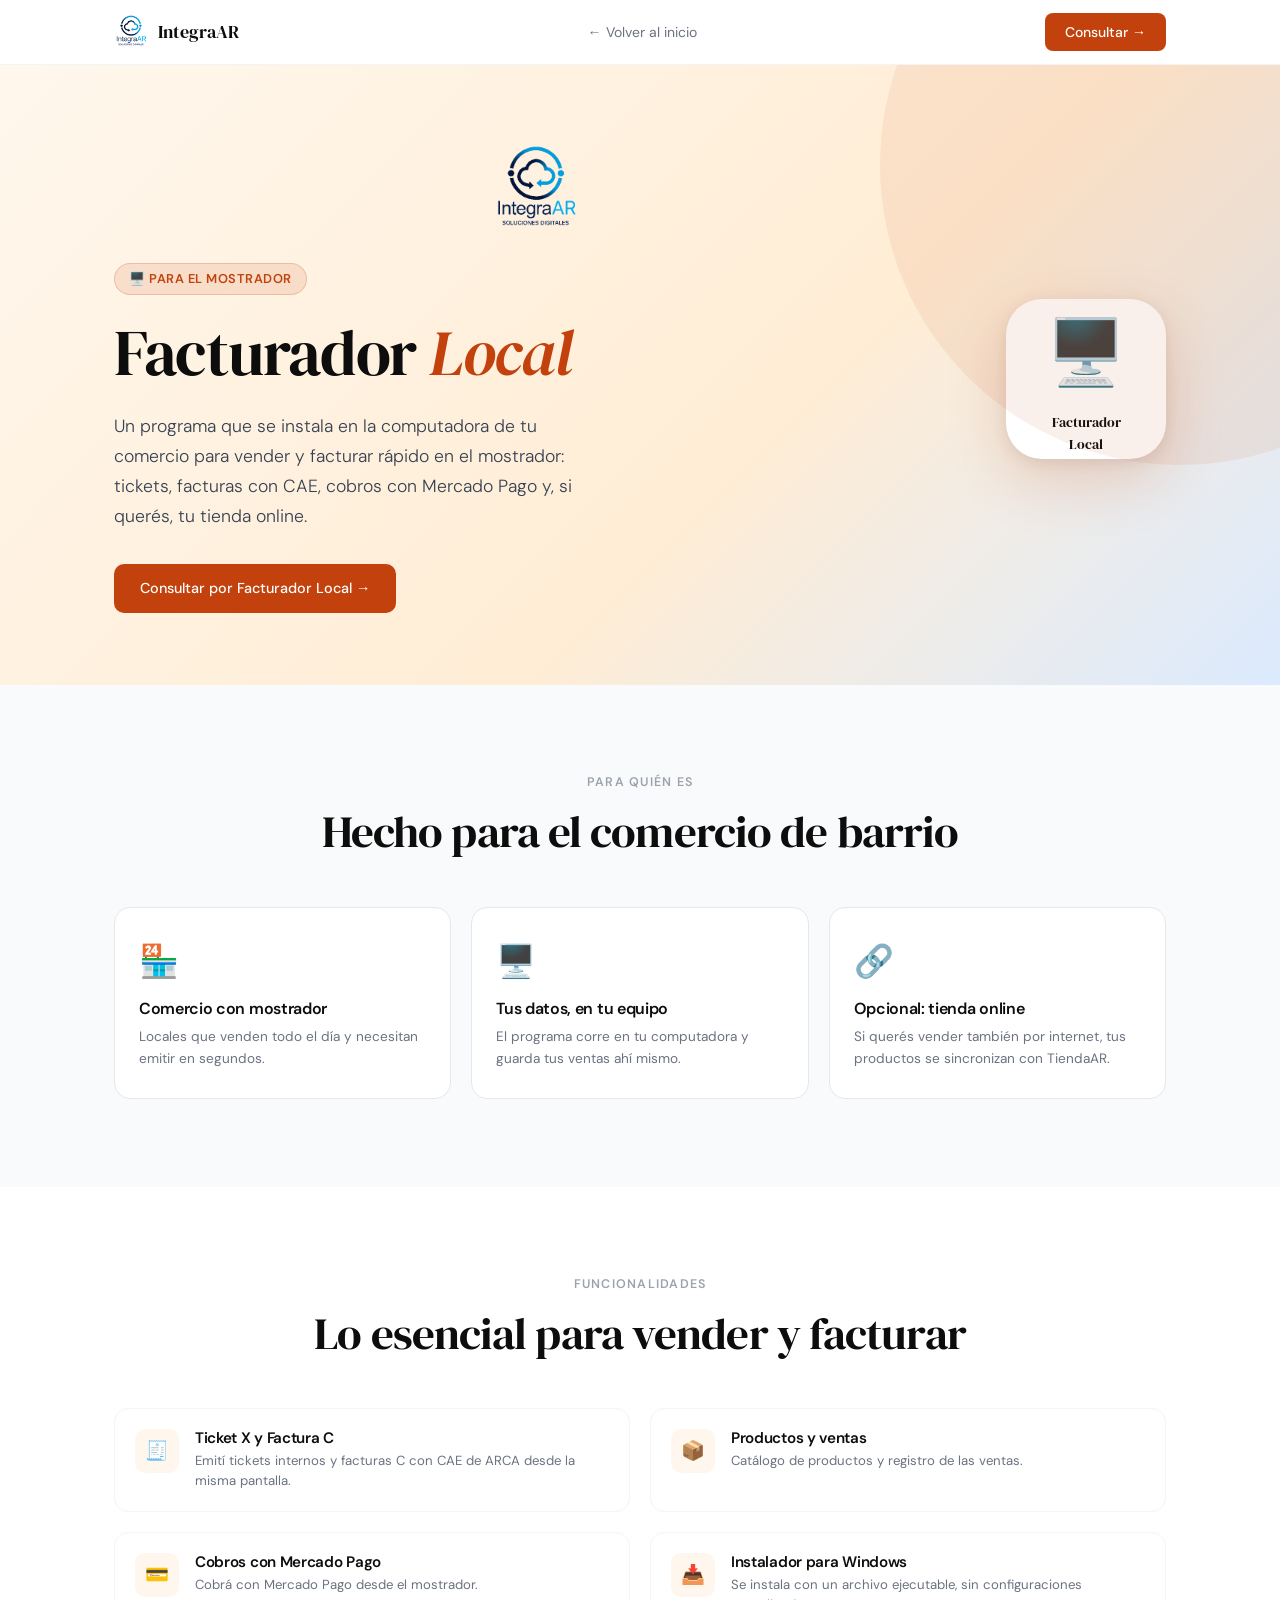
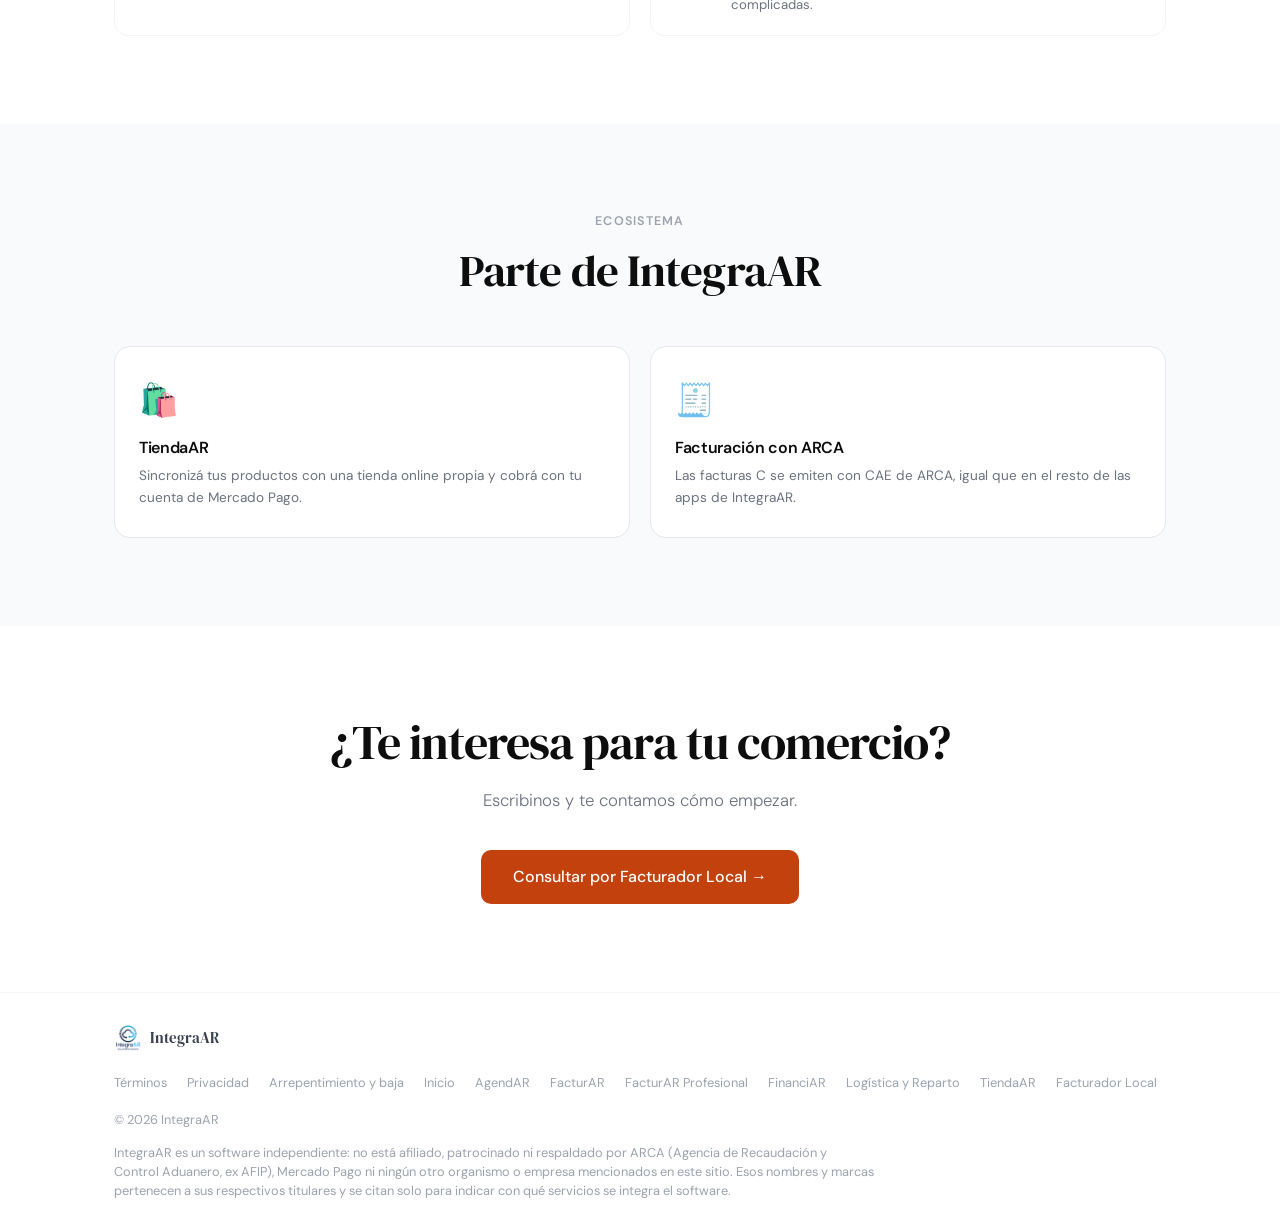
<file: facturador-local.html>
<!DOCTYPE html>
<html lang="es">
<head>
  <meta charset="UTF-8" />
  <meta name="viewport" content="width=device-width, initial-scale=1.0" />
  <title>Facturador Local — Facturación para el mostrador de tu comercio</title>
  <meta name="description" content="Facturador Local: programa de escritorio para comercios. Tickets y facturas en el mostrador, funciona en tu computadora y se conecta a ARCA y Mercado Pago." />
  <link rel="stylesheet" href="/fonts/fuentes.css" />
  <style>
    *, *::before, *::after { box-sizing: border-box; margin: 0; padding: 0; }
    :root {
      --white: #ffffff; --gray-50: #f9fafb; --gray-100: #f3f4f6;
      --gray-200: #e5e7eb; --gray-400: #9ca3af; --gray-500: #6b7280;
      --gray-700: #374151; --gray-900: #111827; --ink: #0d0d0d;
      --lr: #c2410c; --lr-l: #fff7ed; --lr-d: #9a3412;
      --brand: #1a1a2e;
    }
    html { scroll-behavior: smooth; }
    body { font-family: 'DM Sans', sans-serif; color: var(--gray-900); background: var(--white); -webkit-font-smoothing: antialiased; line-height: 1.6; }
    h1,h2,h3,h4 { font-family: 'DM Serif Display', serif; font-weight: 400; line-height: 1.2; letter-spacing: -0.02em; }
    a { color: inherit; text-decoration: none; }
    .container { max-width: 1100px; margin: 0 auto; padding: 0 24px; }

    nav { position: sticky; top: 0; z-index: 100; background: rgba(255,255,255,.92); backdrop-filter: blur(12px); border-bottom: 1px solid var(--gray-100); }
    .nav-inner { max-width: 1100px; margin: 0 auto; padding: 0 24px; height: 64px; display: flex; align-items: center; justify-content: space-between; gap: 24px; }
    .nav-logo { display: flex; align-items: center; gap: 10px; font-family: 'DM Serif Display', serif; font-size: 1.1rem; color: var(--ink); }
    .nav-logo-mark { height: 34px; width: auto; display: block; }
    .footer-logo-mark { height: 28px; width: auto; display: block; }
    .product-hero-logo { height: 90px; width: auto; display: block; margin: 0 auto 28px; }
    .nav-back { font-size: 0.875rem; color: var(--gray-500); display: flex; align-items: center; gap: 6px; }
    .nav-back:hover { color: var(--ink); }
    .nav-cta { background: var(--lr); color: white; padding: 8px 20px; border-radius: 8px; font-size: 0.875rem; font-weight: 500; transition: opacity .2s; }
    .nav-cta:hover { opacity: 0.85; }

    .product-hero { padding: 80px 0 72px; background: linear-gradient(135deg, #fff7ed 0%, #ffedd5 60%, #dbeafe 100%); position: relative; overflow: hidden; }
    .product-hero::before { content: ''; position: absolute; width: 600px; height: 600px; border-radius: 50%; background: rgba(194,65,12,.08); right: -200px; top: -200px; pointer-events: none; }
    .product-hero-inner { display: flex; align-items: center; gap: 48px; flex-wrap: wrap; }
    .product-hero-text { flex: 1; min-width: 280px; }
    .product-eyebrow { display: inline-flex; align-items: center; gap: 8px; background: rgba(194,65,12,.12); border: 1px solid rgba(194,65,12,.2); padding: 5px 14px; border-radius: 100px; font-size: 0.8rem; font-weight: 600; color: var(--lr); margin-bottom: 20px; letter-spacing: 0.04em; text-transform: uppercase; }
    .product-hero h1 { font-size: clamp(2.4rem, 5vw, 4rem); color: var(--ink); margin-bottom: 20px; }
    .product-hero h1 em { font-style: italic; color: var(--lr); }
    .product-hero-sub { font-size: 1.1rem; color: var(--gray-700); max-width: 480px; font-weight: 300; margin-bottom: 32px; line-height: 1.7; }
    .hero-actions { display: flex; gap: 12px; flex-wrap: wrap; }
    .btn { display: inline-flex; align-items: center; gap: 8px; padding: 13px 26px; border-radius: 10px; font-weight: 500; font-size: 0.9rem; transition: all .2s; cursor: pointer; border: none; }
    .btn-teal { background: var(--lr); color: white; }
    .btn-teal:hover { background: var(--lr-d); transform: translateY(-1px); }
    .btn-ghost { background: rgba(255,255,255,.7); border: 1.5px solid rgba(194,65,12,.25); color: var(--lr); }
    .btn-ghost:hover { background: white; }

    .product-hero-visual { flex: 0 0 auto; }
    .hero-badge { width: 160px; height: 160px; background: white; border-radius: 36px; box-shadow: 0 20px 60px rgba(194,65,12,.2), 0 4px 16px rgba(0,0,0,.08); display: flex; flex-direction: column; align-items: center; justify-content: center; gap: 8px; font-size: 4rem; }
    .hero-badge-name { font-family: 'DM Serif Display', serif; font-size: 0.85rem; color: var(--ink); text-align: center; padding: 0 10px; }

    .planes-section { padding: 88px 0; }
    .section-label { text-align: center; font-size: 0.78rem; font-weight: 600; letter-spacing: 0.1em; text-transform: uppercase; color: var(--gray-400); margin-bottom: 12px; }
    .section-title { text-align: center; font-size: clamp(1.8rem, 3.5vw, 2.8rem); color: var(--ink); margin-bottom: 12px; }
    .section-sub { text-align: center; color: var(--gray-500); max-width: 480px; margin: 0 auto 56px; font-weight: 300; font-size: 1rem; }

    .roles-section { padding: 88px 0; background: var(--gray-50); }
    .roles-grid { display: grid; grid-template-columns: repeat(auto-fit, minmax(220px, 1fr)); gap: 20px; margin-top: 48px; }
    .role-card { background: white; border: 1.5px solid var(--gray-200); border-radius: 16px; padding: 28px 24px; }
    .role-icon { font-size: 2rem; margin-bottom: 12px; }
    .role-card h3 { font-family: 'DM Sans', sans-serif; font-size: 1rem; font-weight: 600; color: var(--ink); margin-bottom: 8px; }
    .role-card p { font-size: 0.85rem; color: var(--gray-500); line-height: 1.6; }

    .features-section { padding: 88px 0; }
    .features-grid { display: grid; grid-template-columns: 1fr 1fr; gap: 20px; margin-top: 48px; }
    .feature-item { display: flex; gap: 16px; align-items: flex-start; padding: 20px; border: 1.5px solid var(--gray-100); border-radius: 14px; }
    .feature-item:hover { border-color: var(--gray-200); background: var(--gray-50); }
    .feature-icon { width: 44px; height: 44px; background: var(--lr-l); border-radius: 10px; display: flex; align-items: center; justify-content: center; font-size: 1.2rem; flex-shrink: 0; }
    .feature-item h4 { font-family: 'DM Sans', sans-serif; font-size: 0.95rem; font-weight: 600; color: var(--ink); margin-bottom: 4px; }
    .feature-item p { font-size: 0.825rem; color: var(--gray-500); line-height: 1.5; }

    .addons-section { padding: 88px 0; background: var(--gray-50); }
    .addons-grid { display: grid; grid-template-columns: repeat(auto-fit, minmax(220px, 1fr)); gap: 20px; margin-top: 48px; }
    .addon-card { background: white; border: 1.5px solid var(--gray-200); border-radius: 16px; padding: 28px 24px; position: relative; }
    .addon-badge { position: absolute; top: 20px; right: 20px; font-size: 0.7rem; font-weight: 600; color: var(--lr); background: var(--lr-l); padding: 3px 10px; border-radius: 100px; }
    .addon-icon { font-size: 2rem; margin-bottom: 12px; }
    .addon-card h3 { font-family: 'DM Sans', sans-serif; font-size: 1rem; font-weight: 600; color: var(--ink); margin-bottom: 8px; }
    .addon-card p { font-size: 0.85rem; color: var(--gray-500); line-height: 1.6; }

    .final-cta { padding: 88px 0; text-align: center; }
    .final-cta h2 { font-size: clamp(2rem, 4vw, 3rem); color: var(--ink); margin-bottom: 16px; }
    .final-cta p { color: var(--gray-500); margin-bottom: 36px; font-size: 1.05rem; font-weight: 300; }

    footer { border-top: 1px solid var(--gray-100); padding: 32px 0; }
    .footer-inner { display: flex; align-items: center; justify-content: space-between; gap: 16px; flex-wrap: wrap; }
    .footer-logo { display: flex; align-items: center; gap: 8px; font-family: 'DM Serif Display', serif; font-size: 0.95rem; color: var(--gray-700); text-decoration: none; }
    .footer-links { display: flex; gap: 20px; list-style: none; }
    .footer-links a { font-size: 0.8rem; color: var(--gray-400); }
    .footer-links a:hover { color: var(--gray-700); }
    .footer-copy { font-size: 0.8rem; color: var(--gray-400); }

    @media (max-width: 768px) {
      .features-grid { grid-template-columns: 1fr; }
      .product-hero-inner { flex-direction: column; }
      .hero-badge { width: 120px; height: 120px; font-size: 3rem; border-radius: 28px; }
      .footer-inner { flex-direction: column; text-align: center; }
      .footer-links { flex-wrap: wrap; justify-content: center; }
    }
  </style>
</head>
<body>

  <nav>
    <div class="nav-inner">
      <a href="/" class="nav-logo">
        <img src="/logo-completo-2.png" alt="IntegraAR" class="nav-logo-mark" />
        <span>IntegraAR</span>
      </a>
      <a href="/" class="nav-back">← Volver al inicio</a>
      <a href="mailto:integraar.soluciones@gmail.com?subject=Facturador%20Local" target="_blank" rel="noopener" class="nav-cta">Consultar →</a>
    </div>
  </nav>

  <section class="product-hero">
    <div class="container">
      <div class="product-hero-inner">
        <div class="product-hero-text">
          <img src="/logo-completo-2.png" alt="IntegraAR" class="product-hero-logo" />
          <div class="product-eyebrow">🖥️ Para el mostrador</div>
          <h1>Facturador <em>Local</em></h1>
          <p class="product-hero-sub">
            Un programa que se instala en la computadora de tu comercio para vender y facturar rápido en el mostrador: tickets, facturas con CAE, cobros con Mercado Pago y, si querés, tu tienda online.
          </p>
          <div class="hero-actions">
            <a href="mailto:integraar.soluciones@gmail.com?subject=Facturador%20Local" target="_blank" rel="noopener" class="btn btn-teal">
              Consultar por Facturador Local →
            </a>
          </div>
        </div>
        <div class="product-hero-visual">
          <div class="hero-badge">
            🖥️
            <div class="hero-badge-name">Facturador<br/>Local</div>
          </div>
        </div>
      </div>
    </div>
  </section>

  <!-- Roles -->
  <section class="roles-section">
    <div class="container">
      <div class="section-label">Para quién es</div>
      <h2 class="section-title">Hecho para el comercio de barrio</h2>
      <div class="roles-grid">
        <div class="role-card">
          <div class="role-icon">🏪</div>
          <h3>Comercio con mostrador</h3>
          <p>Locales que venden todo el día y necesitan emitir en segundos.</p>
        </div>
        <div class="role-card">
          <div class="role-icon">🖥️</div>
          <h3>Tus datos, en tu equipo</h3>
          <p>El programa corre en tu computadora y guarda tus ventas ahí mismo.</p>
        </div>
        <div class="role-card">
          <div class="role-icon">🔗</div>
          <h3>Opcional: tienda online</h3>
          <p>Si querés vender también por internet, tus productos se sincronizan con TiendaAR.</p>
        </div>

      </div>
    </div>
  </section>

  <!-- Features -->
  <section class="features-section">
    <div class="container">
      <div class="section-label">Funcionalidades</div>
      <h2 class="section-title">Lo esencial para vender y facturar</h2>
      <div class="features-grid">
        <div class="feature-item">
          <div class="feature-icon">🧾</div>
          <div>
            <h4>Ticket X y Factura C</h4>
            <p>Emití tickets internos y facturas C con CAE de ARCA desde la misma pantalla.</p>
          </div>
        </div>
        <div class="feature-item">
          <div class="feature-icon">📦</div>
          <div>
            <h4>Productos y ventas</h4>
            <p>Catálogo de productos y registro de las ventas.</p>
          </div>
        </div>
        <div class="feature-item">
          <div class="feature-icon">💳</div>
          <div>
            <h4>Cobros con Mercado Pago</h4>
            <p>Cobrá con Mercado Pago desde el mostrador.</p>
          </div>
        </div>
        <div class="feature-item">
          <div class="feature-icon">📥</div>
          <div>
            <h4>Instalador para Windows</h4>
            <p>Se instala con un archivo ejecutable, sin configuraciones complicadas.</p>
          </div>
        </div>
      </div>
    </div>
  </section>

  <!-- Addons -->
  <section class="addons-section">
    <div class="container">
      <div class="section-label">Ecosistema</div>
      <h2 class="section-title">Parte de IntegraAR</h2>
      <div class="addons-grid">
        <div class="addon-card">
          <div class="addon-icon">🛍️</div>
          <h3>TiendaAR</h3>
          <p>Sincronizá tus productos con una tienda online propia y cobrá con tu cuenta de Mercado Pago.</p>
        </div>
        <div class="addon-card">
          <div class="addon-icon">🧾</div>
          <h3>Facturación con ARCA</h3>
          <p>Las facturas C se emiten con CAE de ARCA, igual que en el resto de las apps de IntegraAR.</p>
        </div>
      </div>
    </div>
  </section>

  <section class="final-cta">
    <div class="container">
      <h2>¿Te interesa para tu comercio?</h2>
      <p>Escribinos y te contamos cómo empezar.</p>
      <div style="display:flex;gap:12px;justify-content:center;flex-wrap:wrap;">
        <a href="mailto:integraar.soluciones@gmail.com?subject=Facturador%20Local" target="_blank" rel="noopener" class="btn btn-teal" style="padding:14px 32px;font-size:1rem;">
          Consultar por Facturador Local →
        </a>
      </div>
    </div>
  </section>

  <footer>
    <div class="container">
      <div class="footer-inner">
        <a href="/" class="footer-logo">
          <img src="/logo-completo-2.png" alt="IntegraAR" class="footer-logo-mark" />
          <span>IntegraAR</span>
        </a>
        <ul class="footer-links">
          <li><a href="/terminos">Términos</a></li>
          <li><a href="/privacidad">Privacidad</a></li>
          <li><a href="/arrepentimiento">Arrepentimiento y baja</a></li>
          <li><a href="/">Inicio</a></li>
          <li><a href="/agendar">AgendAR</a></li>
          <li><a href="/facturar">FacturAR</a></li>
          <li><a href="/profesional">FacturAR Profesional</a></li>
          <li><a href="/financiar">FinanciAR</a></li>
          <li><a href="/lr">Logística y Reparto</a></li>
          <li><a href="/tienda">TiendaAR</a></li>
          <li><a href="/facturador-local">Facturador Local</a></li>
        </ul>
        <p class="footer-copy">© 2026 IntegraAR</p>
      </div>
    <p class="footer-copy" style="margin-top:.75rem;max-width:760px;line-height:1.5">IntegraAR es un software independiente: no está afiliado, patrocinado ni respaldado por ARCA (Agencia de Recaudación y Control Aduanero, ex AFIP), Mercado Pago ni ningún otro organismo o empresa mencionados en este sitio. Esos nombres y marcas pertenecen a sus respectivos titulares y se citan solo para indicar con qué servicios se integra el software.</p>
    </div>
  </footer>

</body>
</html>
</file>
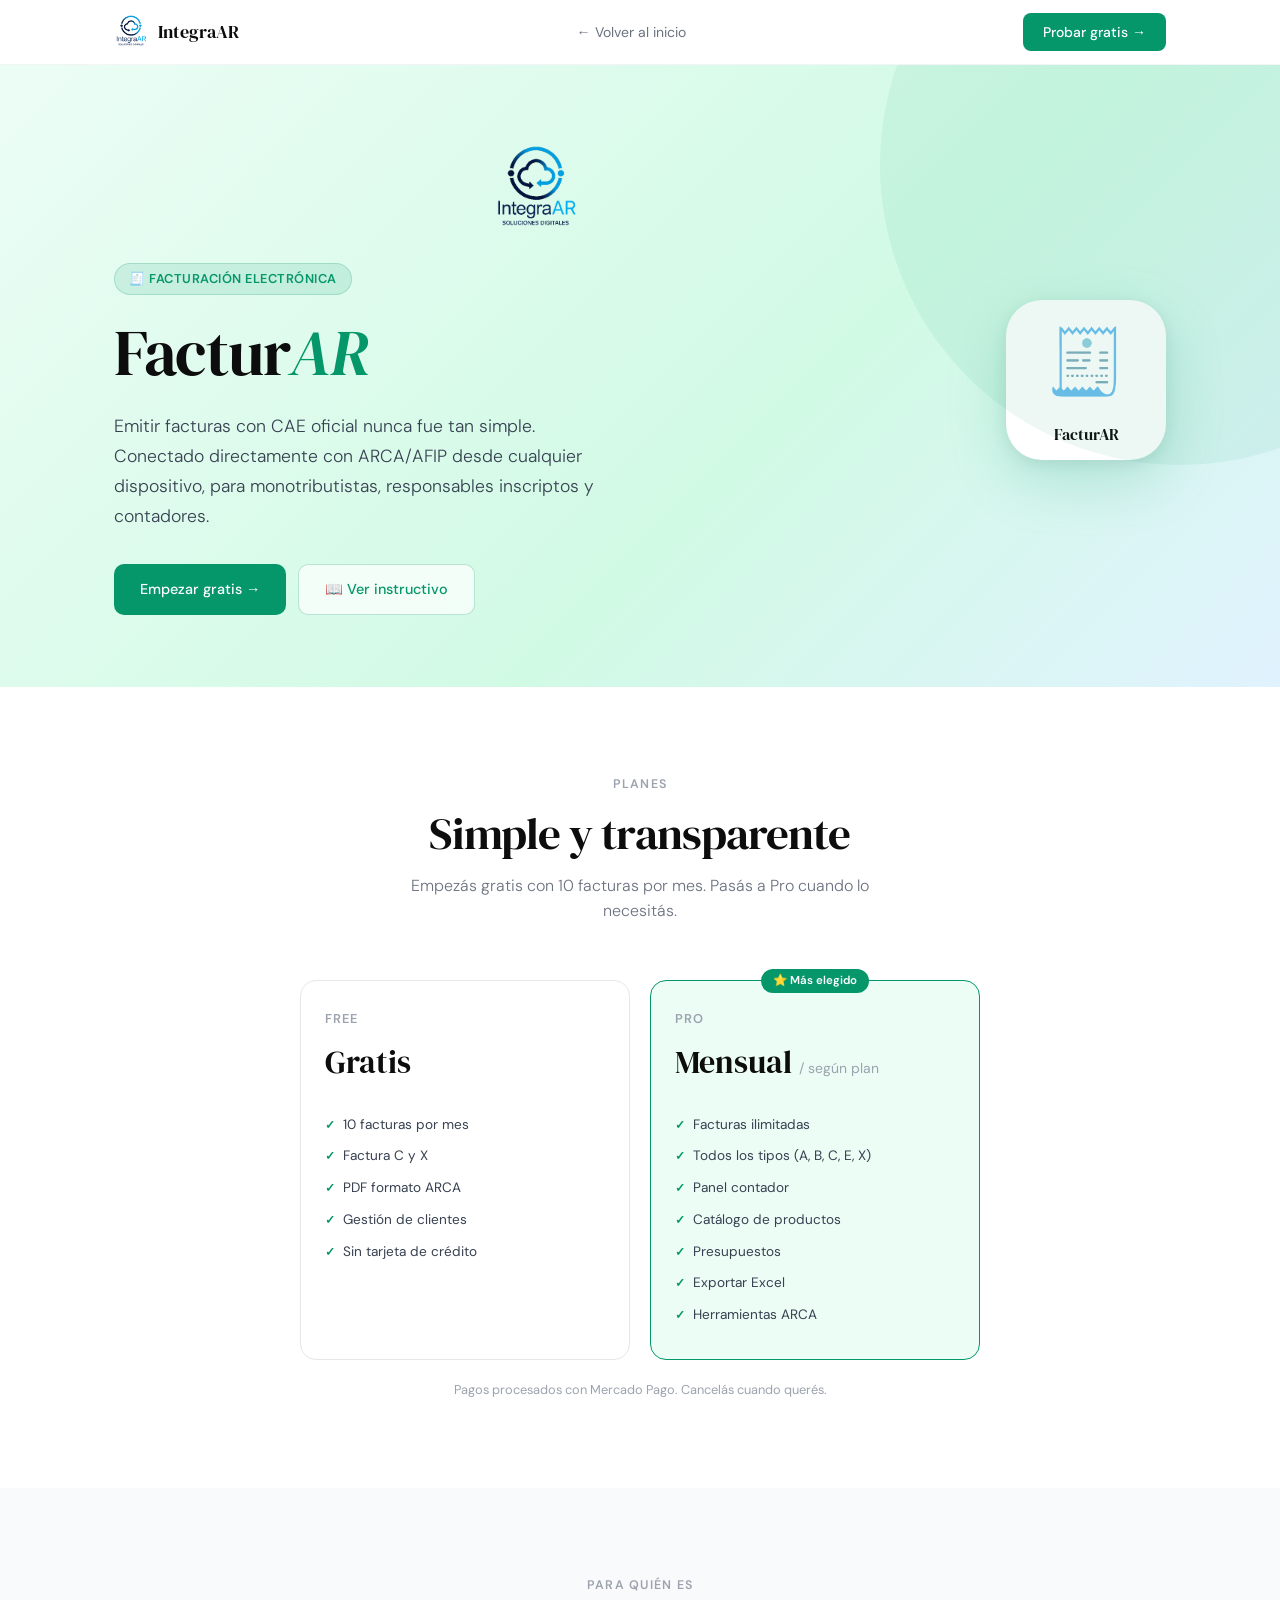
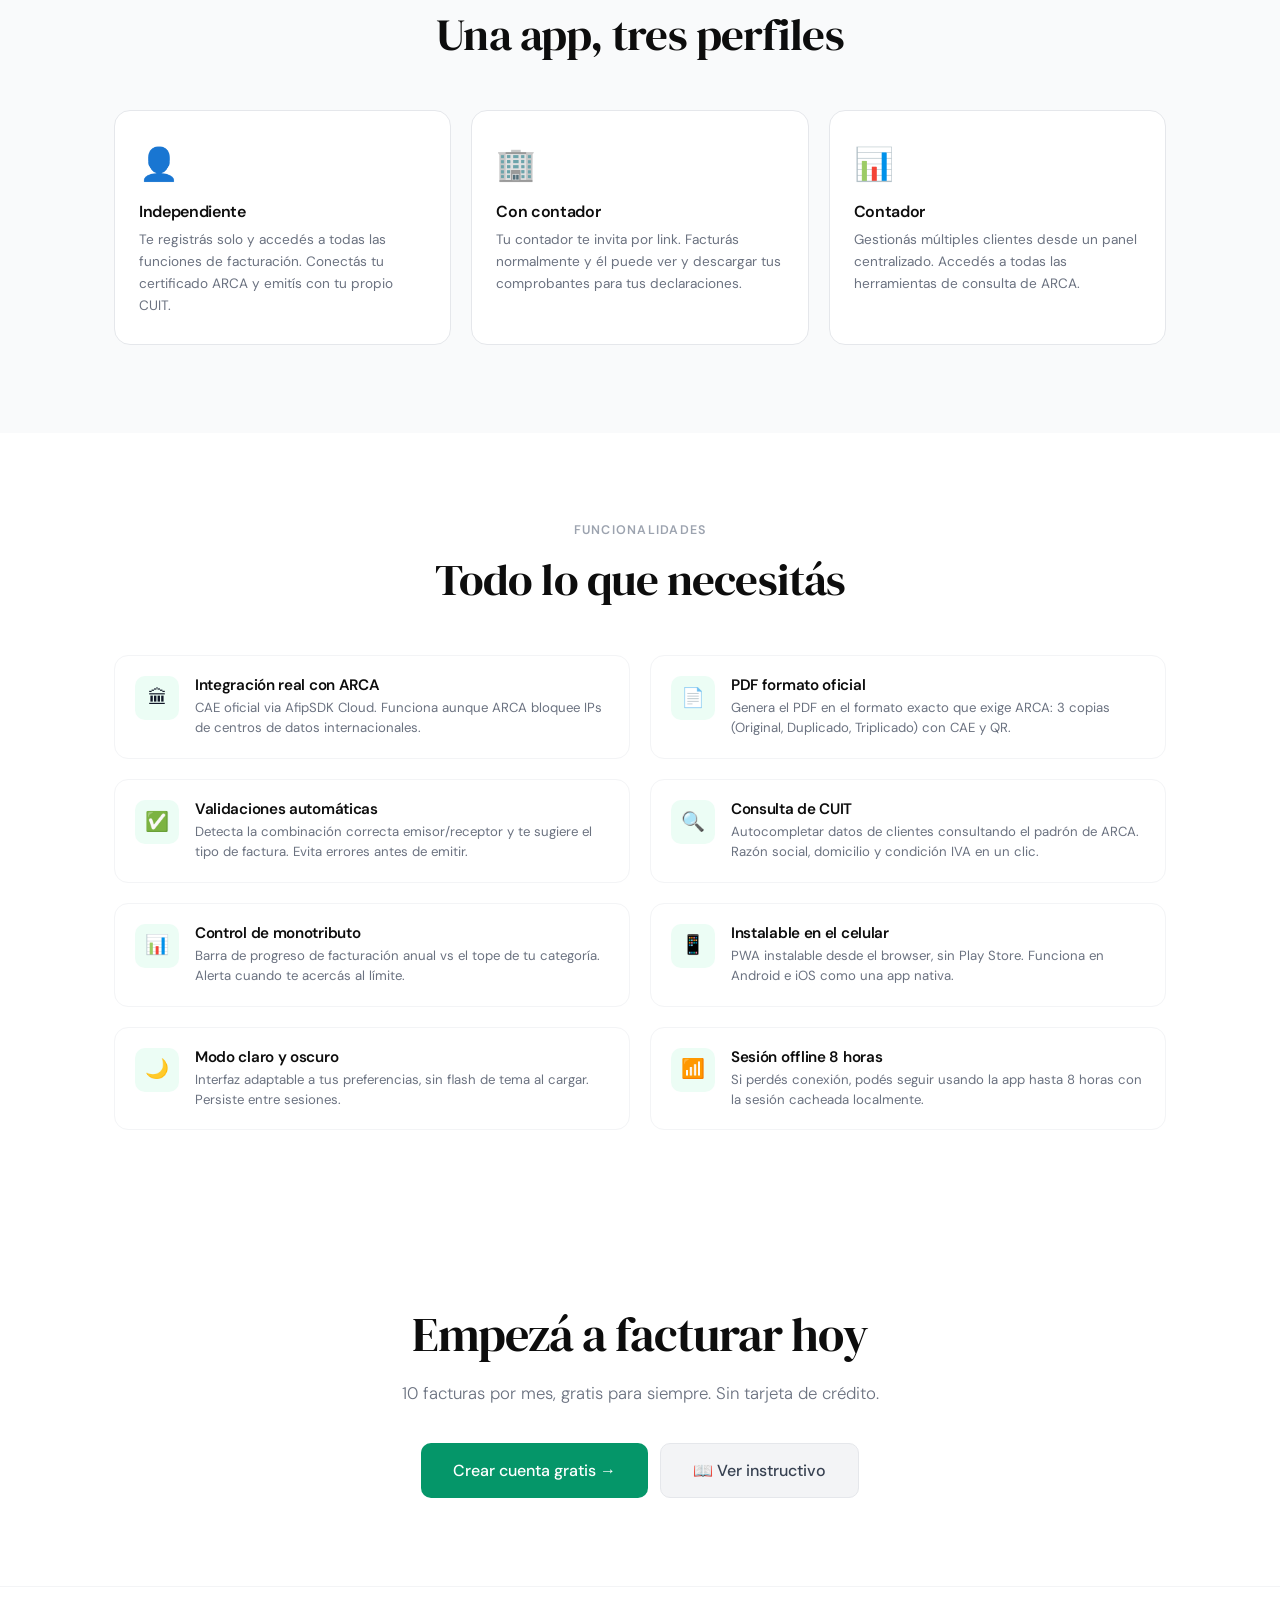
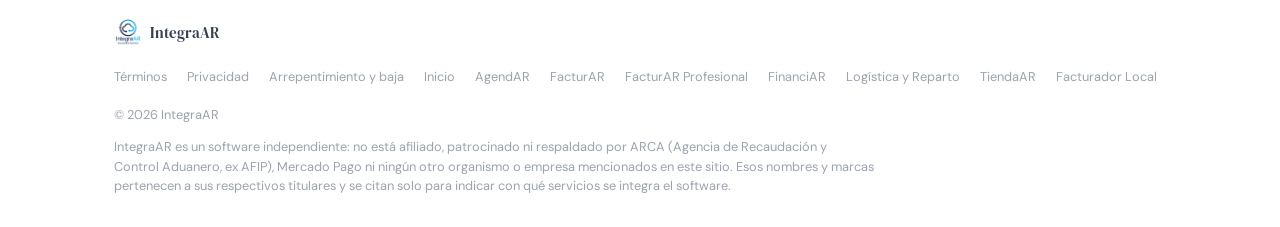
<file: facturar.html>
<!DOCTYPE html>
<html lang="es">
<head>
  <meta charset="UTF-8" />
  <meta name="viewport" content="width=device-width, initial-scale=1.0" />
  <title>FacturAR — Facturación electrónica con CAE para Argentina</title>
  <meta name="description" content="FacturAR: facturación electrónica con CAE oficial desde cualquier dispositivo. Para monotributistas, responsables inscriptos y contadores." />
  <link rel="stylesheet" href="/fonts/fuentes.css" />
  <style>
    *, *::before, *::after { box-sizing: border-box; margin: 0; padding: 0; }
    :root {
      --white: #ffffff; --gray-50: #f9fafb; --gray-100: #f3f4f6;
      --gray-200: #e5e7eb; --gray-400: #9ca3af; --gray-500: #6b7280;
      --gray-700: #374151; --gray-900: #111827; --ink: #0d0d0d;
      --factur: #059669; --factur-l: #ecfdf5; --factur-d: #047857;
      --brand: #1a1a2e;
    }
    html { scroll-behavior: smooth; }
    body { font-family: 'DM Sans', sans-serif; color: var(--gray-900); background: var(--white); -webkit-font-smoothing: antialiased; line-height: 1.6; }
    h1,h2,h3,h4 { font-family: 'DM Serif Display', serif; font-weight: 400; line-height: 1.2; letter-spacing: -0.02em; }
    a { color: inherit; text-decoration: none; }
    .container { max-width: 1100px; margin: 0 auto; padding: 0 24px; }

    nav { position: sticky; top: 0; z-index: 100; background: rgba(255,255,255,.92); backdrop-filter: blur(12px); border-bottom: 1px solid var(--gray-100); }
    .nav-inner { max-width: 1100px; margin: 0 auto; padding: 0 24px; height: 64px; display: flex; align-items: center; justify-content: space-between; gap: 24px; }
    .nav-logo { display: flex; align-items: center; gap: 10px; font-family: 'DM Serif Display', serif; font-size: 1.1rem; color: var(--ink); }
    .nav-logo-mark { height: 34px; width: auto; display: block; }
    .footer-logo-mark { height: 28px; width: auto; display: block; }
    .product-hero-logo { height: 90px; width: auto; display: block; margin: 0 auto 28px; }
    .nav-back { font-size: 0.875rem; color: var(--gray-500); display: flex; align-items: center; gap: 6px; }
    .nav-back:hover { color: var(--ink); }
    .nav-cta { background: var(--factur); color: white; padding: 8px 20px; border-radius: 8px; font-size: 0.875rem; font-weight: 500; transition: opacity .2s; }
    .nav-cta:hover { opacity: 0.85; }

    .product-hero { padding: 80px 0 72px; background: linear-gradient(135deg, #ecfdf5 0%, #d1fae5 60%, #e0f2fe 100%); position: relative; overflow: hidden; }
    .product-hero::before { content: ''; position: absolute; width: 600px; height: 600px; border-radius: 50%; background: rgba(5,150,105,.07); right: -200px; top: -200px; pointer-events: none; }
    .product-hero-inner { display: flex; align-items: center; gap: 48px; flex-wrap: wrap; }
    .product-hero-text { flex: 1; min-width: 280px; }
    .product-eyebrow { display: inline-flex; align-items: center; gap: 8px; background: rgba(5,150,105,.12); border: 1px solid rgba(5,150,105,.2); padding: 5px 14px; border-radius: 100px; font-size: 0.8rem; font-weight: 600; color: var(--factur); margin-bottom: 20px; letter-spacing: 0.04em; text-transform: uppercase; }
    .product-hero h1 { font-size: clamp(2.4rem, 5vw, 4rem); color: var(--ink); margin-bottom: 20px; }
    .product-hero h1 em { font-style: italic; color: var(--factur); }
    .product-hero-sub { font-size: 1.1rem; color: var(--gray-700); max-width: 480px; font-weight: 300; margin-bottom: 32px; line-height: 1.7; }
    .hero-actions { display: flex; gap: 12px; flex-wrap: wrap; }
    .btn { display: inline-flex; align-items: center; gap: 8px; padding: 13px 26px; border-radius: 10px; font-weight: 500; font-size: 0.9rem; transition: all .2s; cursor: pointer; border: none; }
    .btn-green { background: var(--factur); color: white; }
    .btn-green:hover { background: var(--factur-d); transform: translateY(-1px); }
    .btn-ghost { background: rgba(255,255,255,.7); border: 1.5px solid rgba(5,150,105,.25); color: var(--factur); }
    .btn-ghost:hover { background: white; }

    .product-hero-visual { flex: 0 0 auto; }
    .hero-badge { width: 160px; height: 160px; background: white; border-radius: 36px; box-shadow: 0 20px 60px rgba(5,150,105,.2), 0 4px 16px rgba(0,0,0,.08); display: flex; flex-direction: column; align-items: center; justify-content: center; gap: 8px; font-size: 4rem; }
    .hero-badge-name { font-family: 'DM Serif Display', serif; font-size: 1rem; color: var(--ink); }

    .planes-section { padding: 88px 0; }
    .section-label { text-align: center; font-size: 0.78rem; font-weight: 600; letter-spacing: 0.1em; text-transform: uppercase; color: var(--gray-400); margin-bottom: 12px; }
    .section-title { text-align: center; font-size: clamp(1.8rem, 3.5vw, 2.8rem); color: var(--ink); margin-bottom: 12px; }
    .section-sub { text-align: center; color: var(--gray-500); max-width: 460px; margin: 0 auto 56px; font-weight: 300; font-size: 1rem; }

    .planes-grid { display: grid; grid-template-columns: repeat(auto-fit, minmax(220px, 1fr)); gap: 20px; max-width: 680px; margin: 0 auto; }
    .plan-card { border: 1.5px solid var(--gray-200); border-radius: 16px; padding: 28px 24px; background: var(--white); position: relative; transition: box-shadow .3s; }
    .plan-card:hover { box-shadow: 0 4px 20px rgba(0,0,0,.08); }
    .plan-card.featured { border-color: var(--factur); background: var(--factur-l); }
    .plan-badge { position: absolute; top: -12px; left: 50%; transform: translateX(-50%); background: var(--factur); color: white; font-size: 0.72rem; font-weight: 600; padding: 3px 12px; border-radius: 100px; white-space: nowrap; }
    .plan-name { font-family: 'DM Sans', sans-serif; font-size: 0.8rem; font-weight: 600; text-transform: uppercase; letter-spacing: 0.08em; color: var(--gray-400); margin-bottom: 8px; }
    .plan-price { font-family: 'DM Serif Display', serif; font-size: 2rem; color: var(--ink); margin-bottom: 4px; }
    .plan-price span { font-family: 'DM Sans', sans-serif; font-size: 0.875rem; font-weight: 400; color: var(--gray-400); }
    .plan-features { list-style: none; margin-top: 20px; }
    .plan-features li { font-size: 0.85rem; color: var(--gray-700); padding: 5px 0; display: flex; gap: 8px; align-items: flex-start; }
    .plan-features li::before { content: '✓'; color: var(--factur); font-weight: 700; font-size: 0.75rem; margin-top: 2px; flex-shrink: 0; }

    .roles-section { padding: 88px 0; background: var(--gray-50); }
    .roles-grid { display: grid; grid-template-columns: repeat(auto-fit, minmax(220px, 1fr)); gap: 20px; margin-top: 48px; }
    .role-card { background: white; border: 1.5px solid var(--gray-200); border-radius: 16px; padding: 28px 24px; }
    .role-icon { font-size: 2rem; margin-bottom: 12px; }
    .role-card h3 { font-family: 'DM Sans', sans-serif; font-size: 1rem; font-weight: 600; color: var(--ink); margin-bottom: 8px; }
    .role-card p { font-size: 0.85rem; color: var(--gray-500); line-height: 1.6; }

    .features-section { padding: 88px 0; }
    .features-grid { display: grid; grid-template-columns: 1fr 1fr; gap: 20px; margin-top: 48px; }
    .feature-item { display: flex; gap: 16px; align-items: flex-start; padding: 20px; border: 1.5px solid var(--gray-100); border-radius: 14px; }
    .feature-item:hover { border-color: var(--gray-200); background: var(--gray-50); }
    .feature-icon { width: 44px; height: 44px; background: var(--factur-l); border-radius: 10px; display: flex; align-items: center; justify-content: center; font-size: 1.2rem; flex-shrink: 0; }
    .feature-item h4 { font-family: 'DM Sans', sans-serif; font-size: 0.95rem; font-weight: 600; color: var(--ink); margin-bottom: 4px; }
    .feature-item p { font-size: 0.825rem; color: var(--gray-500); line-height: 1.5; }

    .final-cta { padding: 88px 0; text-align: center; }
    .final-cta h2 { font-size: clamp(2rem, 4vw, 3rem); color: var(--ink); margin-bottom: 16px; }
    .final-cta p { color: var(--gray-500); margin-bottom: 36px; font-size: 1.05rem; font-weight: 300; }

    footer { border-top: 1px solid var(--gray-100); padding: 32px 0; }
    .footer-inner { display: flex; align-items: center; justify-content: space-between; gap: 16px; flex-wrap: wrap; }
    .footer-logo { display: flex; align-items: center; gap: 8px; font-family: 'DM Serif Display', serif; font-size: 0.95rem; color: var(--gray-700); text-decoration: none; }
    .footer-links { display: flex; gap: 20px; list-style: none; }
    .footer-links a { font-size: 0.8rem; color: var(--gray-400); }
    .footer-links a:hover { color: var(--gray-700); }
    .footer-copy { font-size: 0.8rem; color: var(--gray-400); }

    @media (max-width: 768px) {
      .features-grid { grid-template-columns: 1fr; }
      .product-hero-inner { flex-direction: column; }
      .hero-badge { width: 120px; height: 120px; font-size: 3rem; border-radius: 28px; }
      .footer-inner { flex-direction: column; text-align: center; }
      .footer-links { flex-wrap: wrap; justify-content: center; }
    }
  </style>
</head>
<body>

  <nav>
    <div class="nav-inner">
      <a href="/" class="nav-logo">
        <img src="/logo-completo-2.png" alt="IntegraAR" class="nav-logo-mark" />
        <span>IntegraAR</span>
      </a>
      <a href="/" class="nav-back">← Volver al inicio</a>
      <a href="https://factur-ar.vercel.app" target="_blank" rel="noopener" class="nav-cta">Probar gratis →</a>
    </div>
  </nav>

  <section class="product-hero">
    <div class="container">
      <div class="product-hero-inner">
        <div class="product-hero-text">
          <img src="/logo-completo-2.png" alt="IntegraAR" class="product-hero-logo" />
          <div class="product-eyebrow">🧾 Facturación electrónica</div>
          <h1>Factur<em>AR</em></h1>
          <p class="product-hero-sub">
            Emitir facturas con CAE oficial nunca fue tan simple.
            Conectado directamente con ARCA/AFIP desde cualquier dispositivo,
            para monotributistas, responsables inscriptos y contadores.
          </p>
          <div class="hero-actions">
            <a href="https://factur-ar.vercel.app" target="_blank" rel="noopener" class="btn btn-green">
              Empezar gratis →
            </a>
            <a href="/instructivos/facturar" class="btn btn-ghost">
              📖 Ver instructivo
            </a>
          </div>
        </div>
        <div class="product-hero-visual">
          <div class="hero-badge">
            🧾
            <div class="hero-badge-name">FacturAR</div>
          </div>
        </div>
      </div>
    </div>
  </section>

  <!-- Planes -->
  <section class="planes-section">
    <div class="container">
      <div class="section-label">Planes</div>
      <h2 class="section-title">Simple y transparente</h2>
      <p class="section-sub">Empezás gratis con 10 facturas por mes. Pasás a Pro cuando lo necesitás.</p>
      <div class="planes-grid">
        <div class="plan-card">
          <div class="plan-name">Free</div>
          <div class="plan-price">Gratis</div>
          <ul class="plan-features">
            <li>10 facturas por mes</li>
            <li>Factura C y X</li>
            <li>PDF formato ARCA</li>
            <li>Gestión de clientes</li>
            <li>Sin tarjeta de crédito</li>
          </ul>
        </div>
        <div class="plan-card featured">
          <div class="plan-badge">⭐ Más elegido</div>
          <div class="plan-name">Pro</div>
          <div class="plan-price">Mensual <span>/ según plan</span></div>
          <ul class="plan-features">
            <li>Facturas ilimitadas</li>
            <li>Todos los tipos (A, B, C, E, X)</li>
            <li>Panel contador</li>
            <li>Catálogo de productos</li>
            <li>Presupuestos</li>
            <li>Exportar Excel</li>
            <li>Herramientas ARCA</li>
          </ul>
        </div>
      </div>
      <p style="text-align:center;margin-top:20px;font-size:0.8rem;color:var(--gray-400);">Pagos procesados con Mercado Pago. Cancelás cuando querés.</p>
    </div>
  </section>

  <!-- Roles -->
  <section class="roles-section">
    <div class="container">
      <div class="section-label">Para quién es</div>
      <h2 class="section-title">Una app, tres perfiles</h2>
      <div class="roles-grid">
        <div class="role-card">
          <div class="role-icon">👤</div>
          <h3>Independiente</h3>
          <p>Te registrás solo y accedés a todas las funciones de facturación. Conectás tu certificado ARCA y emitís con tu propio CUIT.</p>
        </div>
        <div class="role-card">
          <div class="role-icon">🏢</div>
          <h3>Con contador</h3>
          <p>Tu contador te invita por link. Facturás normalmente y él puede ver y descargar tus comprobantes para tus declaraciones.</p>
        </div>
        <div class="role-card">
          <div class="role-icon">📊</div>
          <h3>Contador</h3>
          <p>Gestionás múltiples clientes desde un panel centralizado. Accedés a todas las herramientas de consulta de ARCA.</p>
        </div>
      </div>
    </div>
  </section>

  <!-- Features -->
  <section class="features-section">
    <div class="container">
      <div class="section-label">Funcionalidades</div>
      <h2 class="section-title">Todo lo que necesitás</h2>
      <div class="features-grid">
        <div class="feature-item">
          <div class="feature-icon">🏛</div>
          <div>
            <h4>Integración real con ARCA</h4>
            <p>CAE oficial via AfipSDK Cloud. Funciona aunque ARCA bloquee IPs de centros de datos internacionales.</p>
          </div>
        </div>
        <div class="feature-item">
          <div class="feature-icon">📄</div>
          <div>
            <h4>PDF formato oficial</h4>
            <p>Genera el PDF en el formato exacto que exige ARCA: 3 copias (Original, Duplicado, Triplicado) con CAE y QR.</p>
          </div>
        </div>
        <div class="feature-item">
          <div class="feature-icon">✅</div>
          <div>
            <h4>Validaciones automáticas</h4>
            <p>Detecta la combinación correcta emisor/receptor y te sugiere el tipo de factura. Evita errores antes de emitir.</p>
          </div>
        </div>
        <div class="feature-item">
          <div class="feature-icon">🔍</div>
          <div>
            <h4>Consulta de CUIT</h4>
            <p>Autocompletar datos de clientes consultando el padrón de ARCA. Razón social, domicilio y condición IVA en un clic.</p>
          </div>
        </div>
        <div class="feature-item">
          <div class="feature-icon">📊</div>
          <div>
            <h4>Control de monotributo</h4>
            <p>Barra de progreso de facturación anual vs el tope de tu categoría. Alerta cuando te acercás al límite.</p>
          </div>
        </div>
        <div class="feature-item">
          <div class="feature-icon">📱</div>
          <div>
            <h4>Instalable en el celular</h4>
            <p>PWA instalable desde el browser, sin Play Store. Funciona en Android e iOS como una app nativa.</p>
          </div>
        </div>
        <div class="feature-item">
          <div class="feature-icon">🌙</div>
          <div>
            <h4>Modo claro y oscuro</h4>
            <p>Interfaz adaptable a tus preferencias, sin flash de tema al cargar. Persiste entre sesiones.</p>
          </div>
        </div>
        <div class="feature-item">
          <div class="feature-icon">📶</div>
          <div>
            <h4>Sesión offline 8 horas</h4>
            <p>Si perdés conexión, podés seguir usando la app hasta 8 horas con la sesión cacheada localmente.</p>
          </div>
        </div>
      </div>
    </div>
  </section>

  <section class="final-cta">
    <div class="container">
      <h2>Empezá a facturar hoy</h2>
      <p>10 facturas por mes, gratis para siempre. Sin tarjeta de crédito.</p>
      <div style="display:flex;gap:12px;justify-content:center;flex-wrap:wrap;">
        <a href="https://factur-ar.vercel.app" target="_blank" rel="noopener" class="btn btn-green" style="padding:14px 32px;font-size:1rem;">
          Crear cuenta gratis →
        </a>
        <a href="/instructivos/facturar" class="btn" style="background:var(--gray-100);color:var(--gray-700);border:1.5px solid var(--gray-200);padding:14px 32px;font-size:1rem;">
          📖 Ver instructivo
        </a>
      </div>
    </div>
  </section>

  <footer>
    <div class="container">
      <div class="footer-inner">
        <a href="/" class="footer-logo">
          <img src="/logo-completo-2.png" alt="IntegraAR" class="footer-logo-mark" />
          <span>IntegraAR</span>
        </a>
        <ul class="footer-links">
          <li><a href="/terminos">Términos</a></li>
          <li><a href="/privacidad">Privacidad</a></li>
          <li><a href="/arrepentimiento">Arrepentimiento y baja</a></li>
          <li><a href="/">Inicio</a></li>
          <li><a href="/agendar">AgendAR</a></li>
          <li><a href="/facturar">FacturAR</a></li>
          <li><a href="/profesional">FacturAR Profesional</a></li>
          <li><a href="/financiar">FinanciAR</a></li>
          <li><a href="/lr">Logística y Reparto</a></li>
          <li><a href="/tienda">TiendaAR</a></li>
          <li><a href="/facturador-local">Facturador Local</a></li>
        </ul>
        <p class="footer-copy">© 2026 IntegraAR</p>
      </div>
    <p class="footer-copy" style="margin-top:.75rem;max-width:760px;line-height:1.5">IntegraAR es un software independiente: no está afiliado, patrocinado ni respaldado por ARCA (Agencia de Recaudación y Control Aduanero, ex AFIP), Mercado Pago ni ningún otro organismo o empresa mencionados en este sitio. Esos nombres y marcas pertenecen a sus respectivos titulares y se citan solo para indicar con qué servicios se integra el software.</p>
    </div>
  </footer>

</body>
</html>
</file>
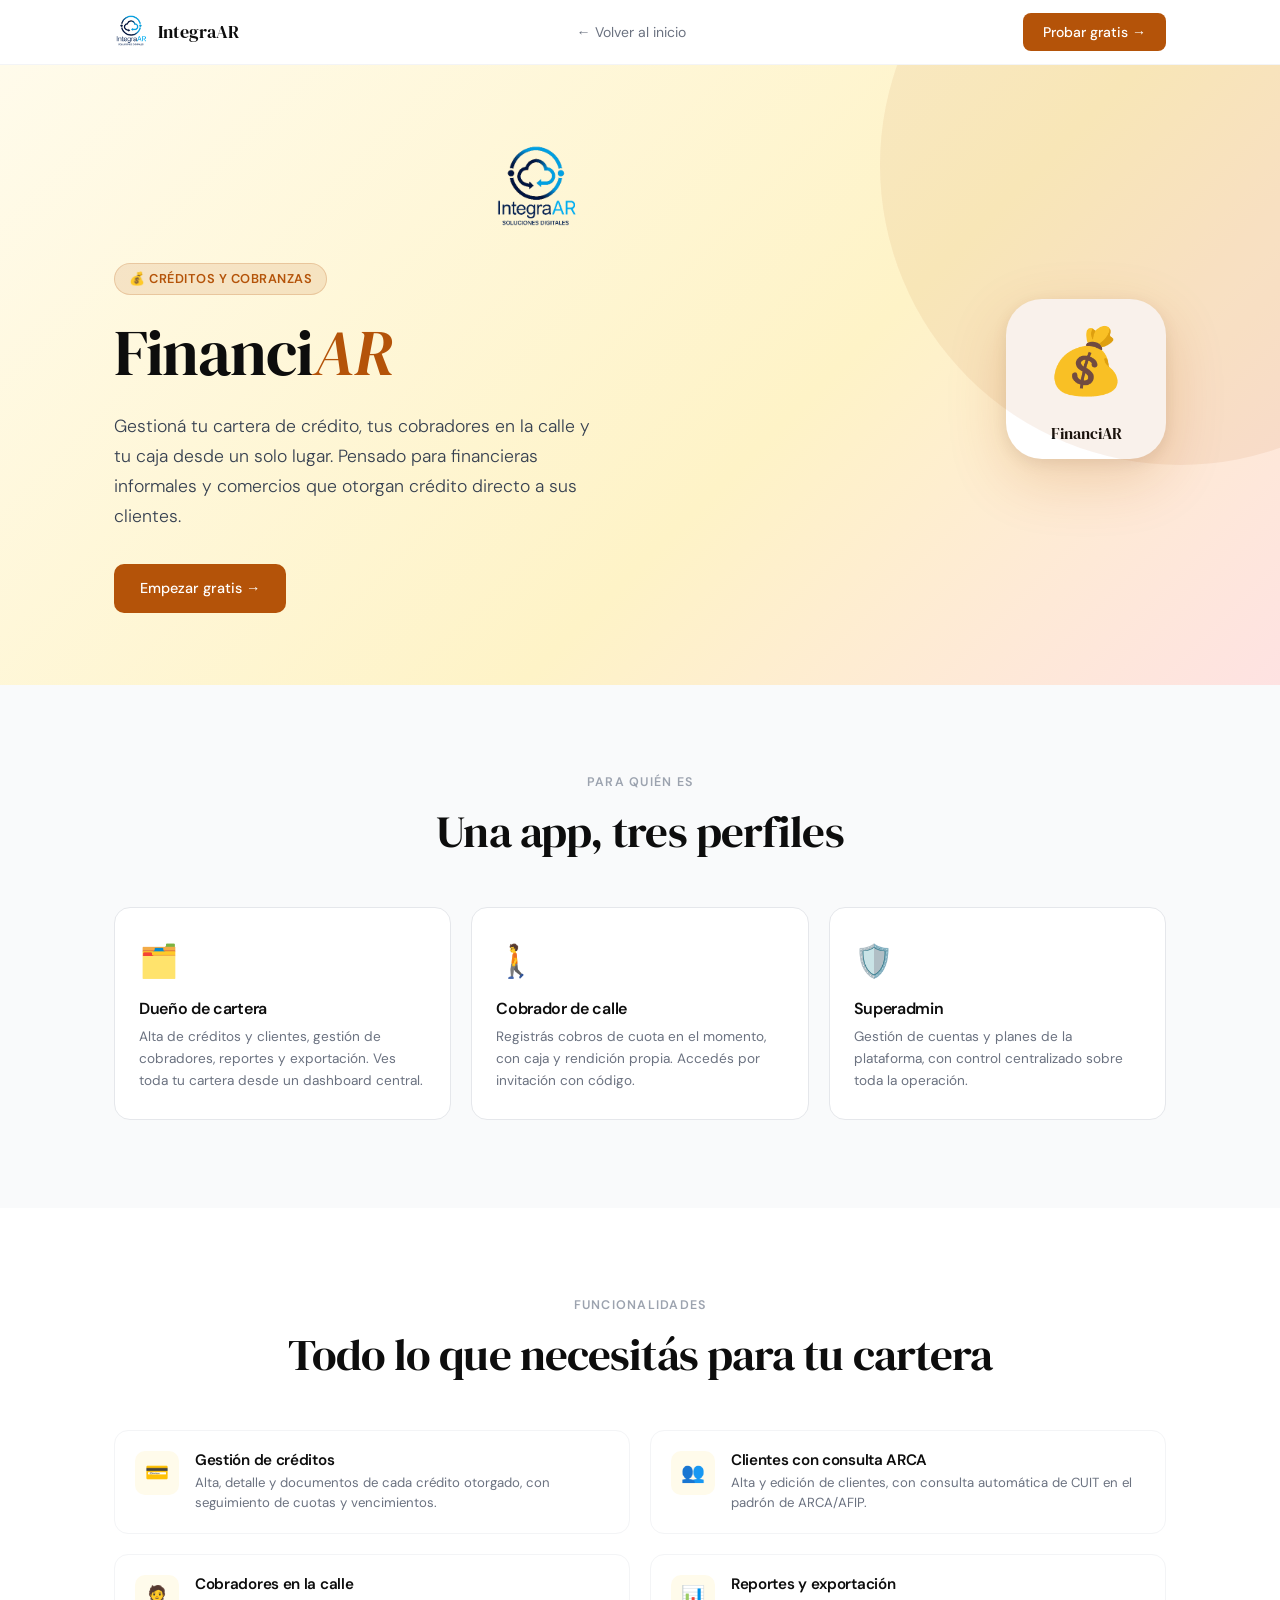
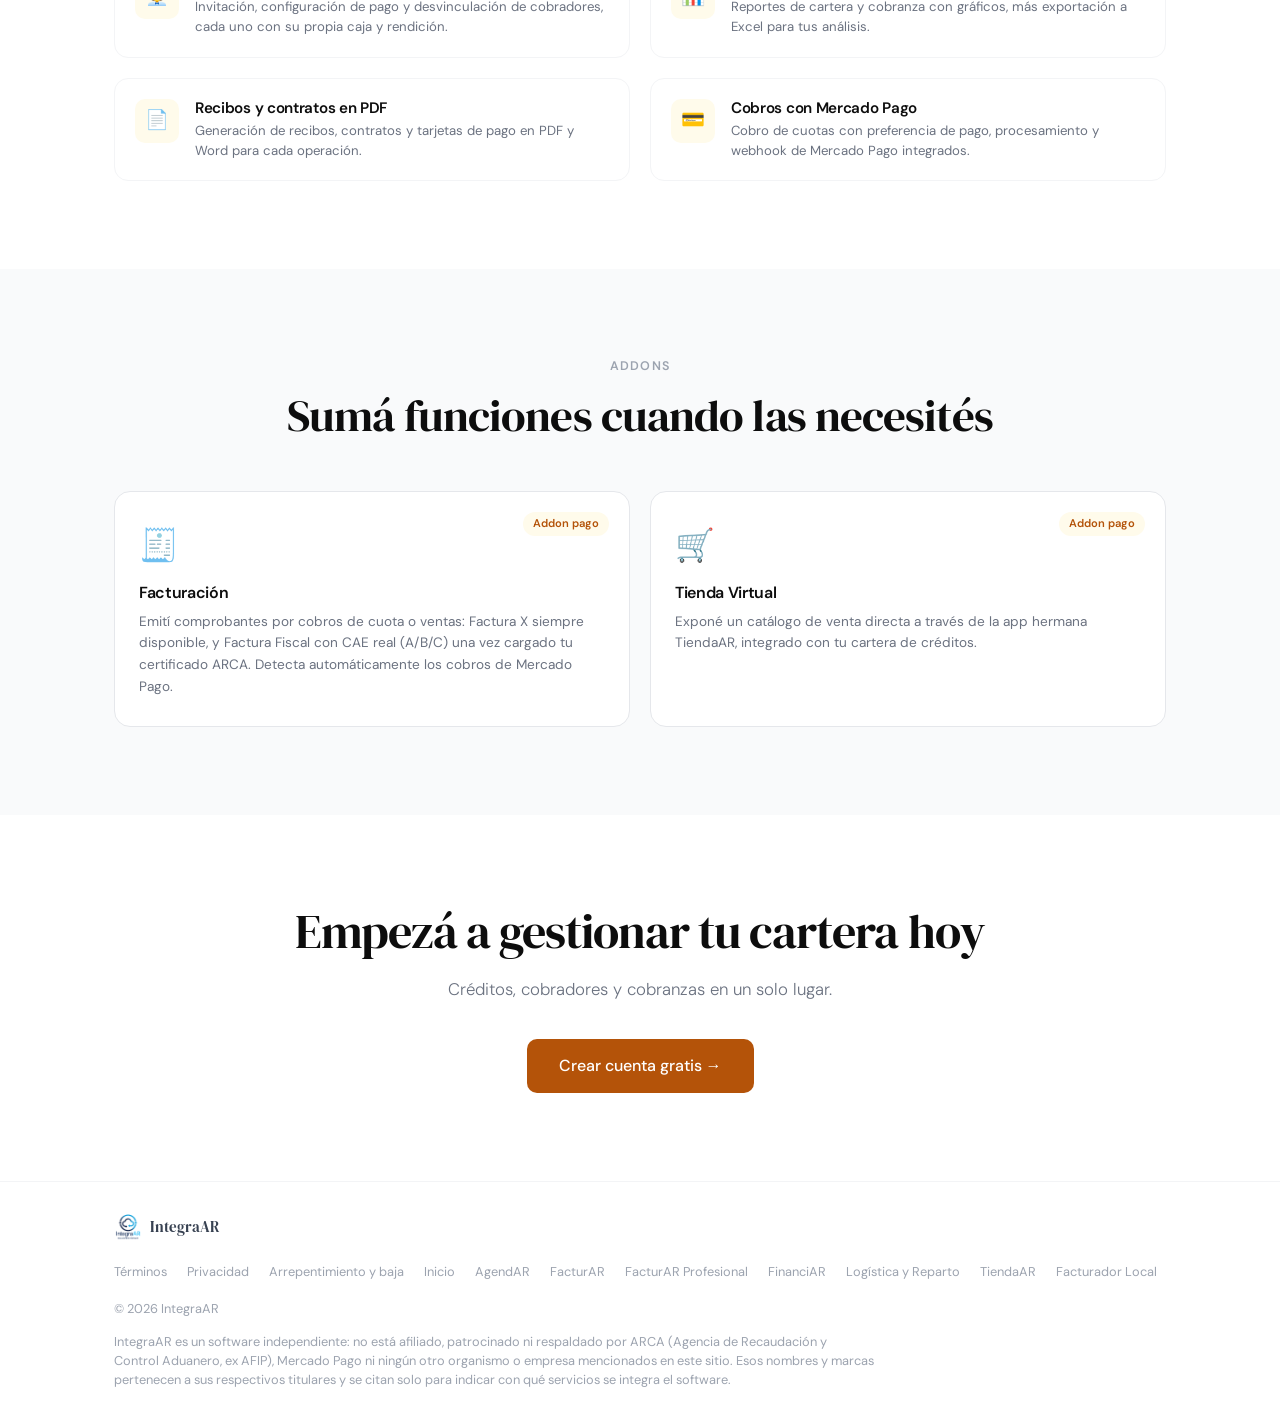
<file: financiar.html>
<!DOCTYPE html>
<html lang="es">
<head>
  <meta charset="UTF-8" />
  <meta name="viewport" content="width=device-width, initial-scale=1.0" />
  <title>FinanciAR — Gestión de carteras de crédito y cobranzas</title>
  <meta name="description" content="FinanciAR: gestión de carteras de crédito, cobradores y cobranzas para financieras informales y comercios que otorgan crédito directo. Facturación con ARCA y cobros con Mercado Pago." />
  <link rel="stylesheet" href="/fonts/fuentes.css" />
  <style>
    *, *::before, *::after { box-sizing: border-box; margin: 0; padding: 0; }
    :root {
      --white: #ffffff; --gray-50: #f9fafb; --gray-100: #f3f4f6;
      --gray-200: #e5e7eb; --gray-400: #9ca3af; --gray-500: #6b7280;
      --gray-700: #374151; --gray-900: #111827; --ink: #0d0d0d;
      --financ: #b45309; --financ-l: #fffbeb; --financ-d: #92400e;
      --brand: #1a1a2e;
    }
    html { scroll-behavior: smooth; }
    body { font-family: 'DM Sans', sans-serif; color: var(--gray-900); background: var(--white); -webkit-font-smoothing: antialiased; line-height: 1.6; }
    h1,h2,h3,h4 { font-family: 'DM Serif Display', serif; font-weight: 400; line-height: 1.2; letter-spacing: -0.02em; }
    a { color: inherit; text-decoration: none; }
    .container { max-width: 1100px; margin: 0 auto; padding: 0 24px; }

    nav { position: sticky; top: 0; z-index: 100; background: rgba(255,255,255,.92); backdrop-filter: blur(12px); border-bottom: 1px solid var(--gray-100); }
    .nav-inner { max-width: 1100px; margin: 0 auto; padding: 0 24px; height: 64px; display: flex; align-items: center; justify-content: space-between; gap: 24px; }
    .nav-logo { display: flex; align-items: center; gap: 10px; font-family: 'DM Serif Display', serif; font-size: 1.1rem; color: var(--ink); }
    .nav-logo-mark { height: 34px; width: auto; display: block; }
    .footer-logo-mark { height: 28px; width: auto; display: block; }
    .product-hero-logo { height: 90px; width: auto; display: block; margin: 0 auto 28px; }
    .nav-back { font-size: 0.875rem; color: var(--gray-500); display: flex; align-items: center; gap: 6px; }
    .nav-back:hover { color: var(--ink); }
    .nav-cta { background: var(--financ); color: white; padding: 8px 20px; border-radius: 8px; font-size: 0.875rem; font-weight: 500; transition: opacity .2s; }
    .nav-cta:hover { opacity: 0.85; }

    .product-hero { padding: 80px 0 72px; background: linear-gradient(135deg, #fffbeb 0%, #fef3c7 60%, #fee2e2 100%); position: relative; overflow: hidden; }
    .product-hero::before { content: ''; position: absolute; width: 600px; height: 600px; border-radius: 50%; background: rgba(180,83,9,.08); right: -200px; top: -200px; pointer-events: none; }
    .product-hero-inner { display: flex; align-items: center; gap: 48px; flex-wrap: wrap; }
    .product-hero-text { flex: 1; min-width: 280px; }
    .product-eyebrow { display: inline-flex; align-items: center; gap: 8px; background: rgba(180,83,9,.12); border: 1px solid rgba(180,83,9,.2); padding: 5px 14px; border-radius: 100px; font-size: 0.8rem; font-weight: 600; color: var(--financ); margin-bottom: 20px; letter-spacing: 0.04em; text-transform: uppercase; }
    .product-hero h1 { font-size: clamp(2.4rem, 5vw, 4rem); color: var(--ink); margin-bottom: 20px; }
    .product-hero h1 em { font-style: italic; color: var(--financ); }
    .product-hero-sub { font-size: 1.1rem; color: var(--gray-700); max-width: 480px; font-weight: 300; margin-bottom: 32px; line-height: 1.7; }
    .hero-actions { display: flex; gap: 12px; flex-wrap: wrap; }
    .btn { display: inline-flex; align-items: center; gap: 8px; padding: 13px 26px; border-radius: 10px; font-weight: 500; font-size: 0.9rem; transition: all .2s; cursor: pointer; border: none; }
    .btn-amber { background: var(--financ); color: white; }
    .btn-amber:hover { background: var(--financ-d); transform: translateY(-1px); }
    .btn-ghost { background: rgba(255,255,255,.7); border: 1.5px solid rgba(180,83,9,.25); color: var(--financ); }
    .btn-ghost:hover { background: white; }

    .product-hero-visual { flex: 0 0 auto; }
    .hero-badge { width: 160px; height: 160px; background: white; border-radius: 36px; box-shadow: 0 20px 60px rgba(180,83,9,.2), 0 4px 16px rgba(0,0,0,.08); display: flex; flex-direction: column; align-items: center; justify-content: center; gap: 8px; font-size: 4rem; }
    .hero-badge-name { font-family: 'DM Serif Display', serif; font-size: 1rem; color: var(--ink); }

    .planes-section { padding: 88px 0; }
    .section-label { text-align: center; font-size: 0.78rem; font-weight: 600; letter-spacing: 0.1em; text-transform: uppercase; color: var(--gray-400); margin-bottom: 12px; }
    .section-title { text-align: center; font-size: clamp(1.8rem, 3.5vw, 2.8rem); color: var(--ink); margin-bottom: 12px; }
    .section-sub { text-align: center; color: var(--gray-500); max-width: 480px; margin: 0 auto 56px; font-weight: 300; font-size: 1rem; }

    .roles-section { padding: 88px 0; background: var(--gray-50); }
    .roles-grid { display: grid; grid-template-columns: repeat(auto-fit, minmax(220px, 1fr)); gap: 20px; margin-top: 48px; }
    .role-card { background: white; border: 1.5px solid var(--gray-200); border-radius: 16px; padding: 28px 24px; }
    .role-icon { font-size: 2rem; margin-bottom: 12px; }
    .role-card h3 { font-family: 'DM Sans', sans-serif; font-size: 1rem; font-weight: 600; color: var(--ink); margin-bottom: 8px; }
    .role-card p { font-size: 0.85rem; color: var(--gray-500); line-height: 1.6; }

    .features-section { padding: 88px 0; }
    .features-grid { display: grid; grid-template-columns: 1fr 1fr; gap: 20px; margin-top: 48px; }
    .feature-item { display: flex; gap: 16px; align-items: flex-start; padding: 20px; border: 1.5px solid var(--gray-100); border-radius: 14px; }
    .feature-item:hover { border-color: var(--gray-200); background: var(--gray-50); }
    .feature-icon { width: 44px; height: 44px; background: var(--financ-l); border-radius: 10px; display: flex; align-items: center; justify-content: center; font-size: 1.2rem; flex-shrink: 0; }
    .feature-item h4 { font-family: 'DM Sans', sans-serif; font-size: 0.95rem; font-weight: 600; color: var(--ink); margin-bottom: 4px; }
    .feature-item p { font-size: 0.825rem; color: var(--gray-500); line-height: 1.5; }

    .addons-section { padding: 88px 0; background: var(--gray-50); }
    .addons-grid { display: grid; grid-template-columns: repeat(auto-fit, minmax(220px, 1fr)); gap: 20px; margin-top: 48px; }
    .addon-card { background: white; border: 1.5px solid var(--gray-200); border-radius: 16px; padding: 28px 24px; position: relative; }
    .addon-badge { position: absolute; top: 20px; right: 20px; font-size: 0.7rem; font-weight: 600; color: var(--financ); background: var(--financ-l); padding: 3px 10px; border-radius: 100px; }
    .addon-icon { font-size: 2rem; margin-bottom: 12px; }
    .addon-card h3 { font-family: 'DM Sans', sans-serif; font-size: 1rem; font-weight: 600; color: var(--ink); margin-bottom: 8px; }
    .addon-card p { font-size: 0.85rem; color: var(--gray-500); line-height: 1.6; }

    .final-cta { padding: 88px 0; text-align: center; }
    .final-cta h2 { font-size: clamp(2rem, 4vw, 3rem); color: var(--ink); margin-bottom: 16px; }
    .final-cta p { color: var(--gray-500); margin-bottom: 36px; font-size: 1.05rem; font-weight: 300; }

    footer { border-top: 1px solid var(--gray-100); padding: 32px 0; }
    .footer-inner { display: flex; align-items: center; justify-content: space-between; gap: 16px; flex-wrap: wrap; }
    .footer-logo { display: flex; align-items: center; gap: 8px; font-family: 'DM Serif Display', serif; font-size: 0.95rem; color: var(--gray-700); text-decoration: none; }
    .footer-links { display: flex; gap: 20px; list-style: none; }
    .footer-links a { font-size: 0.8rem; color: var(--gray-400); }
    .footer-links a:hover { color: var(--gray-700); }
    .footer-copy { font-size: 0.8rem; color: var(--gray-400); }

    @media (max-width: 768px) {
      .features-grid { grid-template-columns: 1fr; }
      .product-hero-inner { flex-direction: column; }
      .hero-badge { width: 120px; height: 120px; font-size: 3rem; border-radius: 28px; }
      .footer-inner { flex-direction: column; text-align: center; }
      .footer-links { flex-wrap: wrap; justify-content: center; }
    }
  </style>
</head>
<body>

  <nav>
    <div class="nav-inner">
      <a href="/" class="nav-logo">
        <img src="/logo-completo-2.png" alt="IntegraAR" class="nav-logo-mark" />
        <span>IntegraAR</span>
      </a>
      <a href="/" class="nav-back">← Volver al inicio</a>
      <a href="https://financi-ar.vercel.app" target="_blank" rel="noopener" class="nav-cta">Probar gratis →</a>
    </div>
  </nav>

  <section class="product-hero">
    <div class="container">
      <div class="product-hero-inner">
        <div class="product-hero-text">
          <img src="/logo-completo-2.png" alt="IntegraAR" class="product-hero-logo" />
          <div class="product-eyebrow">💰 Créditos y cobranzas</div>
          <h1>Financi<em>AR</em></h1>
          <p class="product-hero-sub">
            Gestioná tu cartera de crédito, tus cobradores en la calle y tu caja
            desde un solo lugar. Pensado para financieras informales y comercios
            que otorgan crédito directo a sus clientes.
          </p>
          <div class="hero-actions">
            <a href="https://financi-ar.vercel.app" target="_blank" rel="noopener" class="btn btn-amber">
              Empezar gratis →
            </a>
          </div>
        </div>
        <div class="product-hero-visual">
          <div class="hero-badge">
            💰
            <div class="hero-badge-name">FinanciAR</div>
          </div>
        </div>
      </div>
    </div>
  </section>

  <!-- Roles -->
  <section class="roles-section">
    <div class="container">
      <div class="section-label">Para quién es</div>
      <h2 class="section-title">Una app, tres perfiles</h2>
      <div class="roles-grid">
        <div class="role-card">
          <div class="role-icon">🗂️</div>
          <h3>Dueño de cartera</h3>
          <p>Alta de créditos y clientes, gestión de cobradores, reportes y exportación. Ves toda tu cartera desde un dashboard central.</p>
        </div>
        <div class="role-card">
          <div class="role-icon">🚶</div>
          <h3>Cobrador de calle</h3>
          <p>Registrás cobros de cuota en el momento, con caja y rendición propia. Accedés por invitación con código.</p>
        </div>
        <div class="role-card">
          <div class="role-icon">🛡️</div>
          <h3>Superadmin</h3>
          <p>Gestión de cuentas y planes de la plataforma, con control centralizado sobre toda la operación.</p>
        </div>
      </div>
    </div>
  </section>

  <!-- Features -->
  <section class="features-section">
    <div class="container">
      <div class="section-label">Funcionalidades</div>
      <h2 class="section-title">Todo lo que necesitás para tu cartera</h2>
      <div class="features-grid">
        <div class="feature-item">
          <div class="feature-icon">💳</div>
          <div>
            <h4>Gestión de créditos</h4>
            <p>Alta, detalle y documentos de cada crédito otorgado, con seguimiento de cuotas y vencimientos.</p>
          </div>
        </div>
        <div class="feature-item">
          <div class="feature-icon">👥</div>
          <div>
            <h4>Clientes con consulta ARCA</h4>
            <p>Alta y edición de clientes, con consulta automática de CUIT en el padrón de ARCA/AFIP.</p>
          </div>
        </div>
        <div class="feature-item">
          <div class="feature-icon">🧑‍💼</div>
          <div>
            <h4>Cobradores en la calle</h4>
            <p>Invitación, configuración de pago y desvinculación de cobradores, cada uno con su propia caja y rendición.</p>
          </div>
        </div>
        <div class="feature-item">
          <div class="feature-icon">📊</div>
          <div>
            <h4>Reportes y exportación</h4>
            <p>Reportes de cartera y cobranza con gráficos, más exportación a Excel para tus análisis.</p>
          </div>
        </div>
        <div class="feature-item">
          <div class="feature-icon">📄</div>
          <div>
            <h4>Recibos y contratos en PDF</h4>
            <p>Generación de recibos, contratos y tarjetas de pago en PDF y Word para cada operación.</p>
          </div>
        </div>
        <div class="feature-item">
          <div class="feature-icon">💳</div>
          <div>
            <h4>Cobros con Mercado Pago</h4>
            <p>Cobro de cuotas con preferencia de pago, procesamiento y webhook de Mercado Pago integrados.</p>
          </div>
        </div>
      </div>
    </div>
  </section>

  <!-- Addons -->
  <section class="addons-section">
    <div class="container">
      <div class="section-label">Addons</div>
      <h2 class="section-title">Sumá funciones cuando las necesités</h2>
      <div class="addons-grid">
        <div class="addon-card">
          <div class="addon-badge">Addon pago</div>
          <div class="addon-icon">🧾</div>
          <h3>Facturación</h3>
          <p>Emití comprobantes por cobros de cuota o ventas: Factura X siempre disponible, y Factura Fiscal con CAE real (A/B/C) una vez cargado tu certificado ARCA. Detecta automáticamente los cobros de Mercado Pago.</p>
        </div>
        <div class="addon-card">
          <div class="addon-badge">Addon pago</div>
          <div class="addon-icon">🛒</div>
          <h3>Tienda Virtual</h3>
          <p>Exponé un catálogo de venta directa a través de la app hermana TiendaAR, integrado con tu cartera de créditos.</p>
        </div>
      </div>
    </div>
  </section>

  <section class="final-cta">
    <div class="container">
      <h2>Empezá a gestionar tu cartera hoy</h2>
      <p>Créditos, cobradores y cobranzas en un solo lugar.</p>
      <div style="display:flex;gap:12px;justify-content:center;flex-wrap:wrap;">
        <a href="https://financi-ar.vercel.app" target="_blank" rel="noopener" class="btn btn-amber" style="padding:14px 32px;font-size:1rem;">
          Crear cuenta gratis →
        </a>
      </div>
    </div>
  </section>

  <footer>
    <div class="container">
      <div class="footer-inner">
        <a href="/" class="footer-logo">
          <img src="/logo-completo-2.png" alt="IntegraAR" class="footer-logo-mark" />
          <span>IntegraAR</span>
        </a>
        <ul class="footer-links">
          <li><a href="/terminos">Términos</a></li>
          <li><a href="/privacidad">Privacidad</a></li>
          <li><a href="/arrepentimiento">Arrepentimiento y baja</a></li>
          <li><a href="/">Inicio</a></li>
          <li><a href="/agendar">AgendAR</a></li>
          <li><a href="/facturar">FacturAR</a></li>
          <li><a href="/profesional">FacturAR Profesional</a></li>
          <li><a href="/financiar">FinanciAR</a></li>
          <li><a href="/lr">Logística y Reparto</a></li>
          <li><a href="/tienda">TiendaAR</a></li>
          <li><a href="/facturador-local">Facturador Local</a></li>
        </ul>
        <p class="footer-copy">© 2026 IntegraAR</p>
      </div>
    <p class="footer-copy" style="margin-top:.75rem;max-width:760px;line-height:1.5">IntegraAR es un software independiente: no está afiliado, patrocinado ni respaldado por ARCA (Agencia de Recaudación y Control Aduanero, ex AFIP), Mercado Pago ni ningún otro organismo o empresa mencionados en este sitio. Esos nombres y marcas pertenecen a sus respectivos titulares y se citan solo para indicar con qué servicios se integra el software.</p>
    </div>
  </footer>

</body>
</html>
</file>
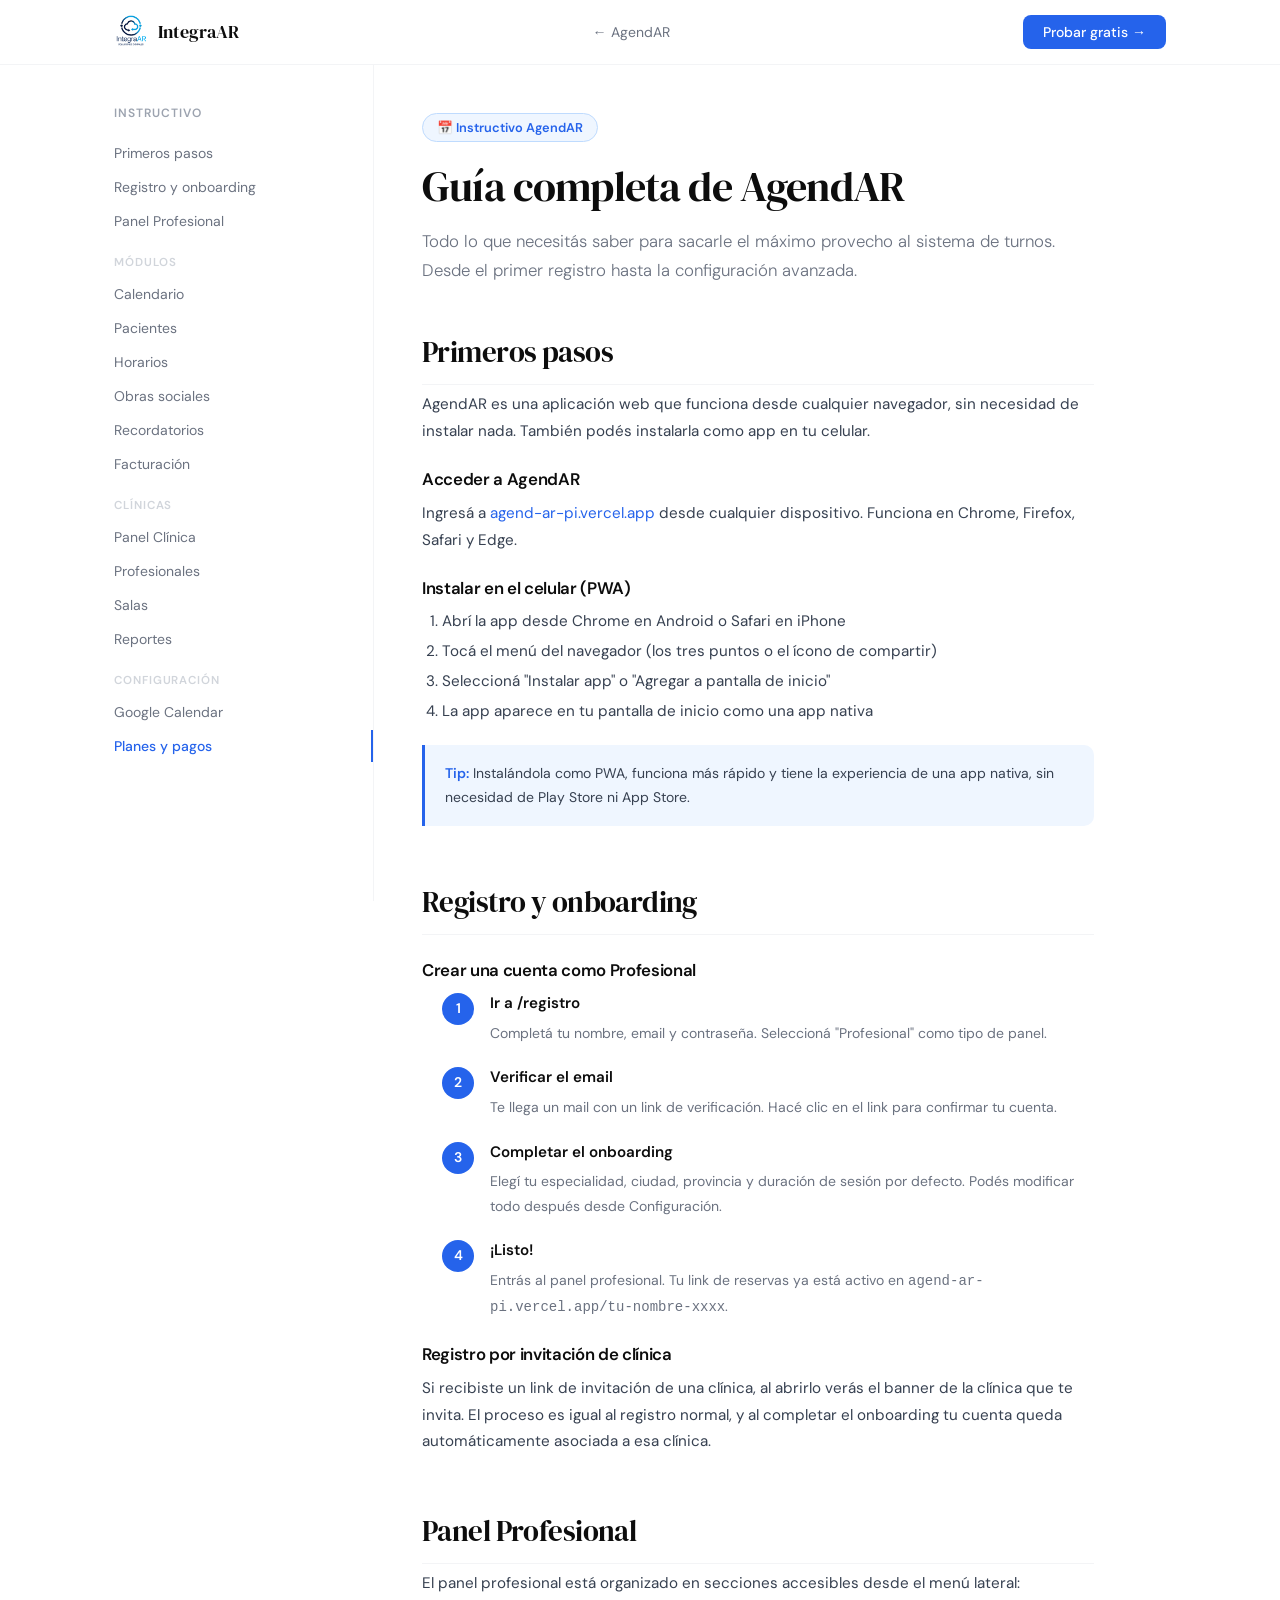
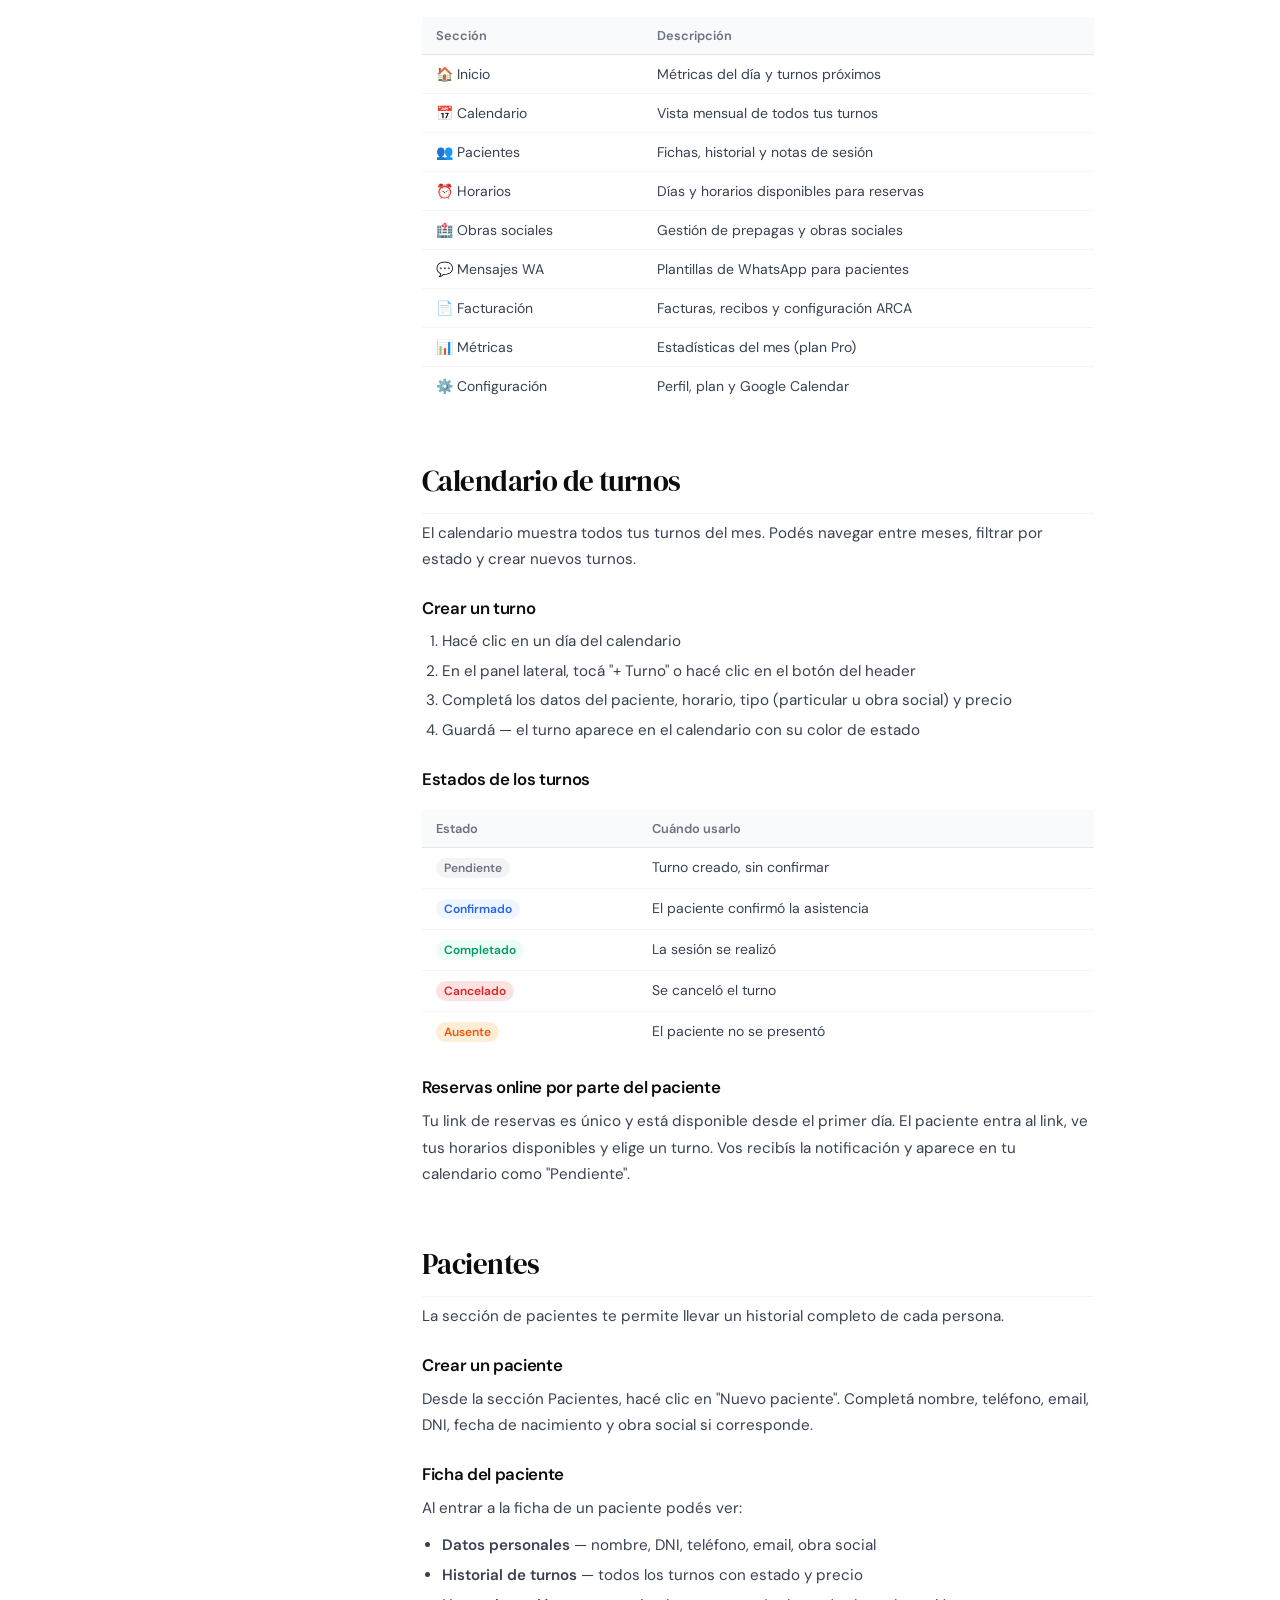
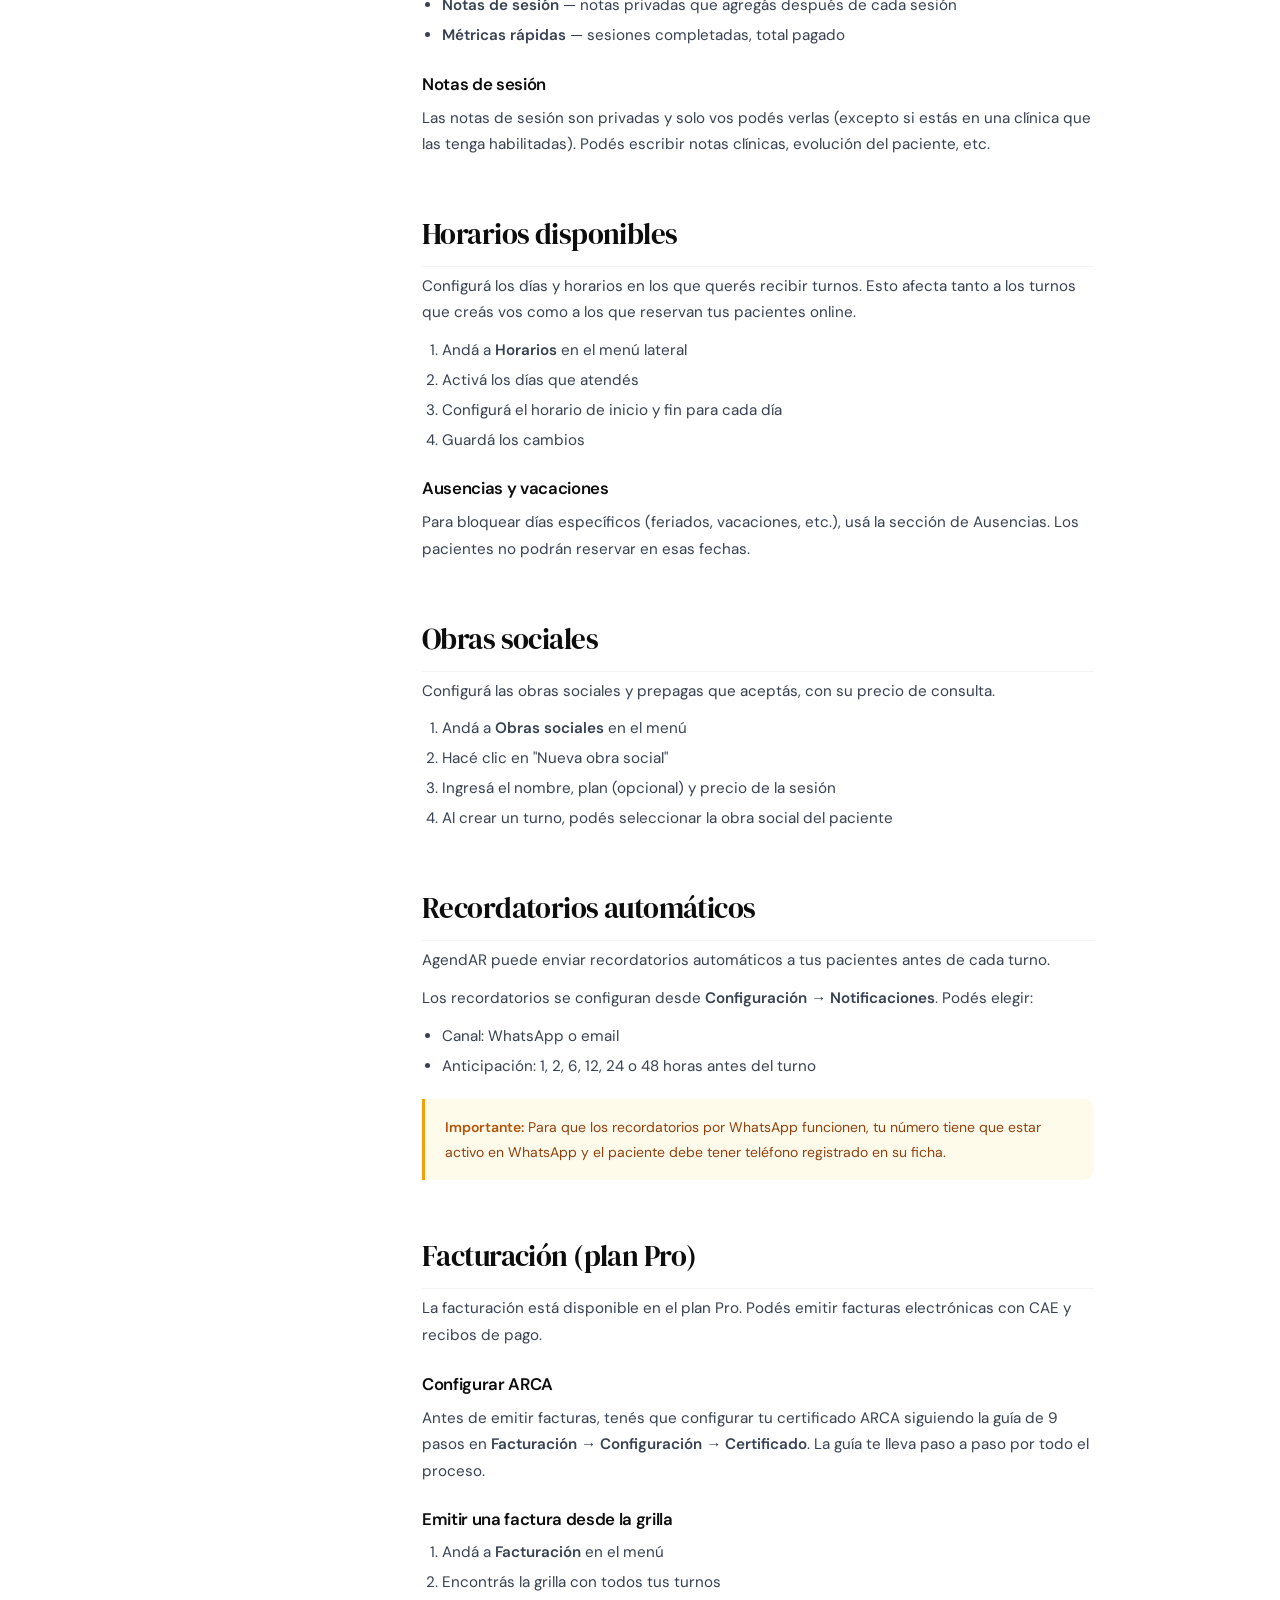
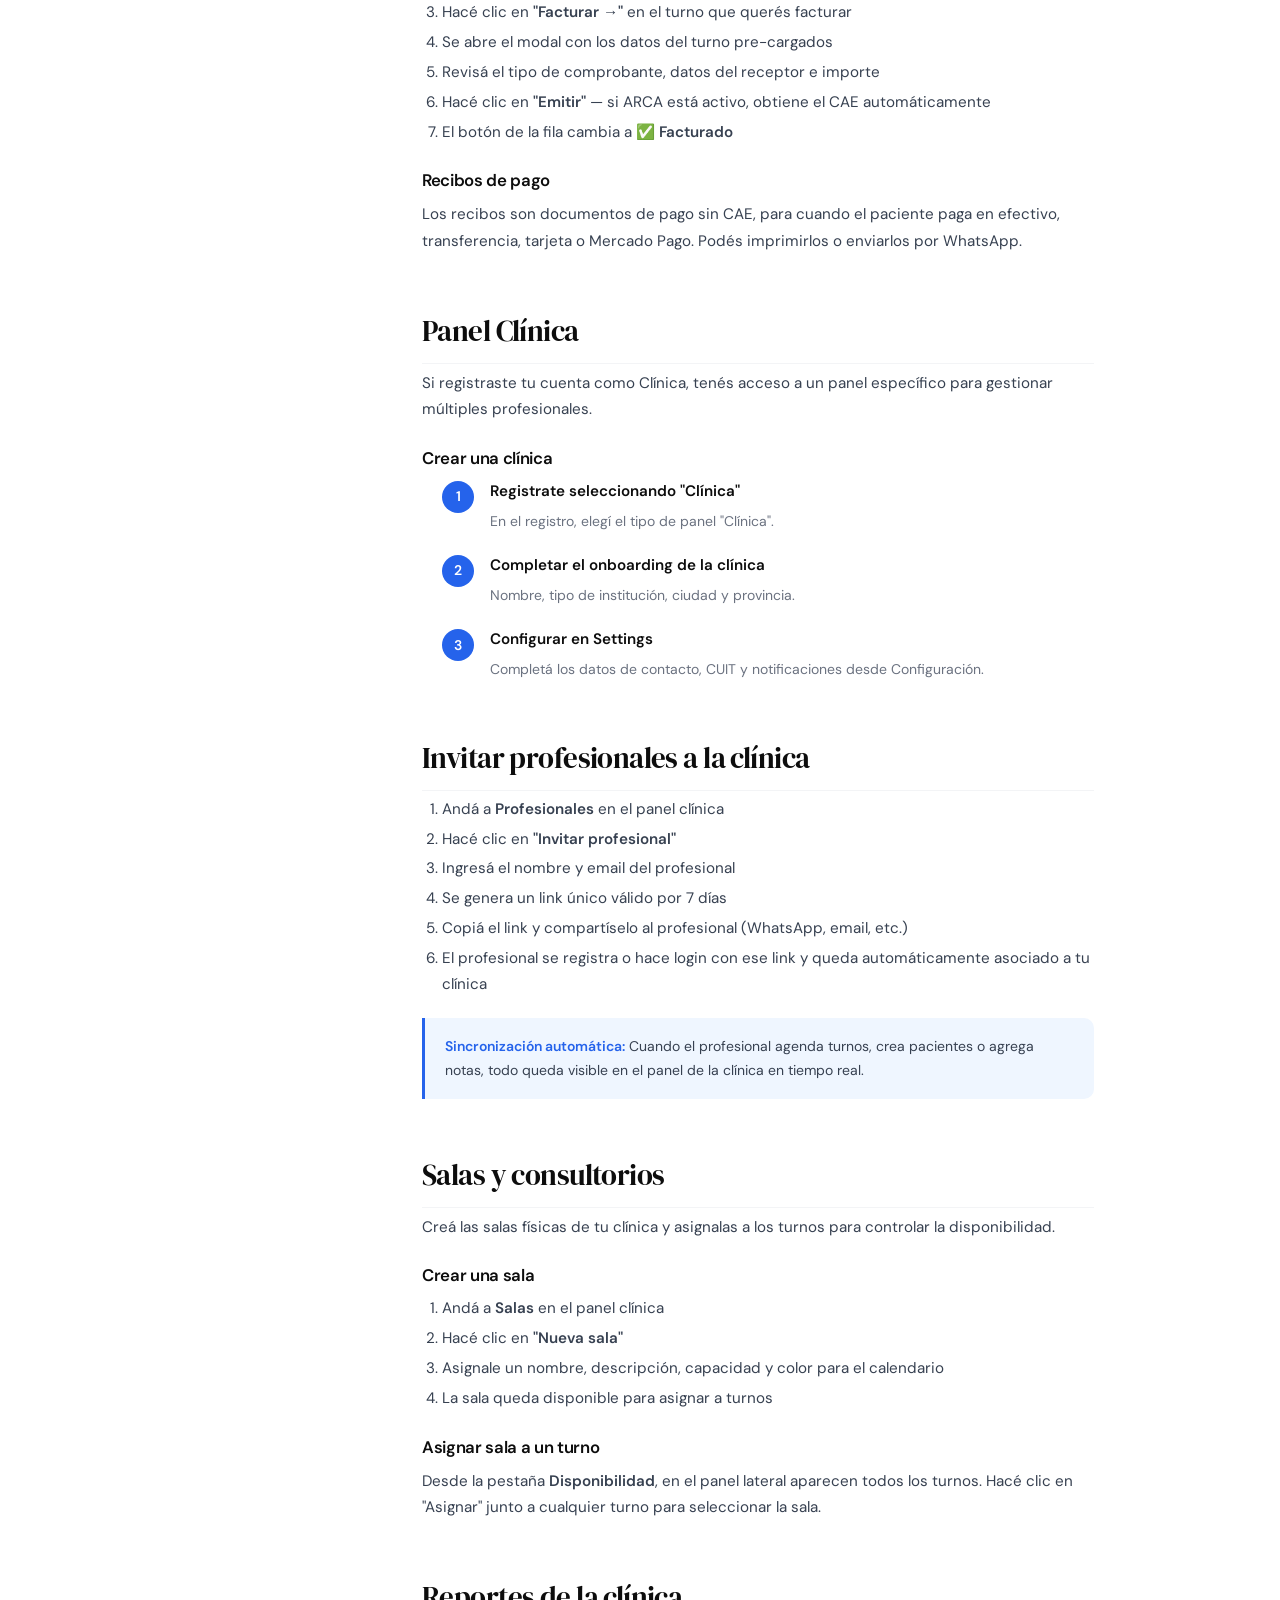
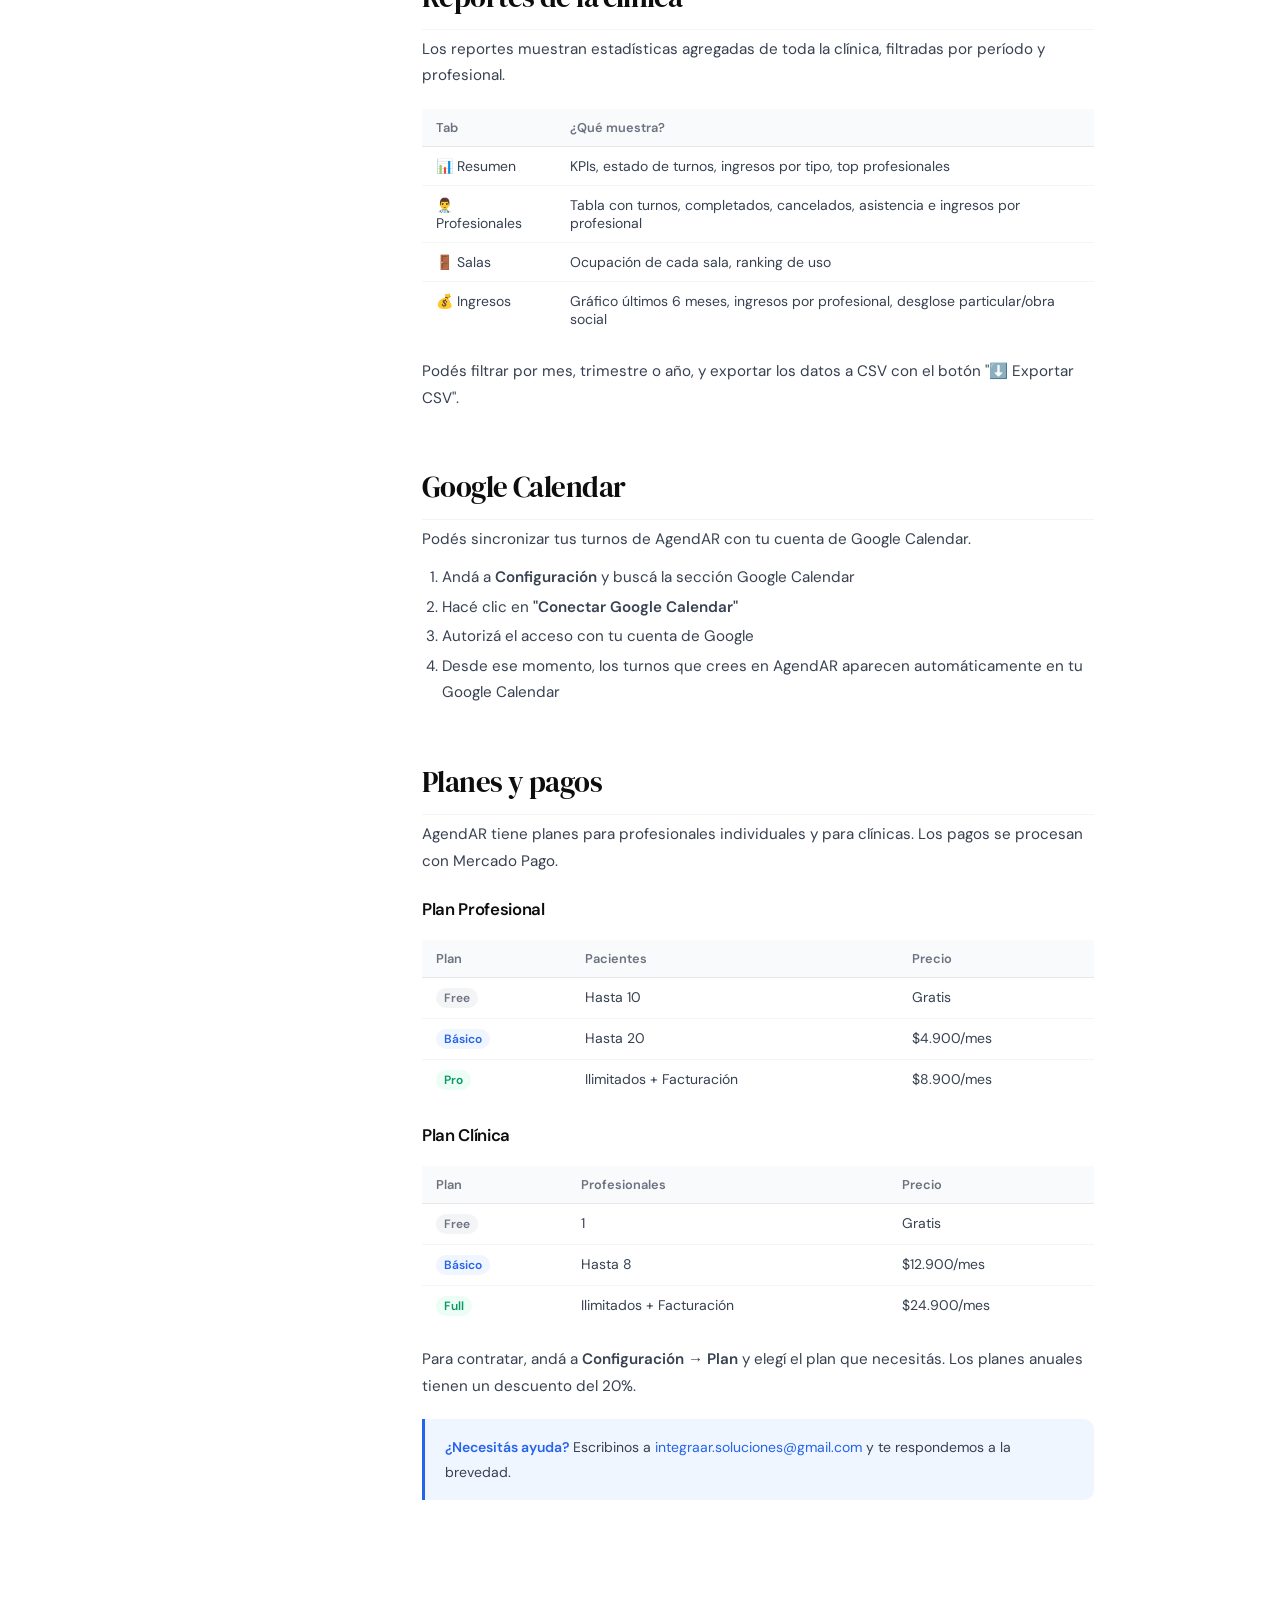
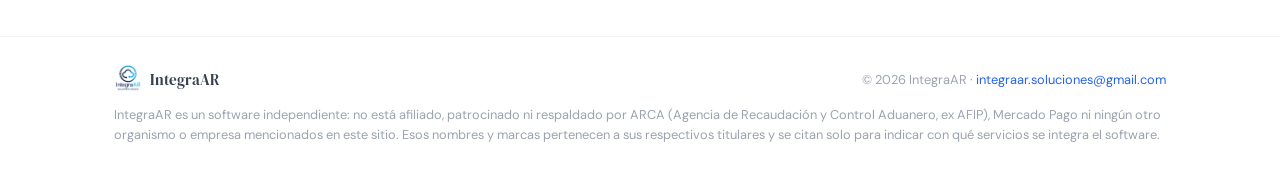
<file: instructivo-agendar.html>
<!DOCTYPE html>
<html lang="es">
<head>
  <meta charset="UTF-8" />
  <meta name="viewport" content="width=device-width, initial-scale=1.0" />
  <title>Instructivo AgendAR — Cómo usar el sistema de turnos</title>
  <meta name="description" content="Guía completa de AgendAR: cómo registrarte, configurar tu perfil, gestionar turnos, pacientes, clínicas y facturación." />
  <link rel="stylesheet" href="/fonts/fuentes.css" />
  <style>
    *, *::before, *::after { box-sizing: border-box; margin: 0; padding: 0; }
    :root {
      --white: #ffffff; --gray-50: #f9fafb; --gray-100: #f3f4f6;
      --gray-200: #e5e7eb; --gray-300: #d1d5db; --gray-400: #9ca3af;
      --gray-500: #6b7280; --gray-700: #374151; --gray-900: #111827; --ink: #0d0d0d;
      --agend: #2563eb; --agend-l: #eff6ff; --brand: #1a1a2e;
    }
    html { scroll-behavior: smooth; }
    body { font-family: 'DM Sans', sans-serif; color: var(--gray-900); background: var(--white); -webkit-font-smoothing: antialiased; }
    h1,h2,h3 { font-family: 'DM Serif Display', serif; font-weight: 400; letter-spacing: -0.02em; }
    a { color: var(--agend); text-decoration: none; }
    a:hover { text-decoration: underline; }

    /* Nav */
    nav { position: sticky; top: 0; z-index: 100; background: rgba(255,255,255,.92); backdrop-filter: blur(12px); border-bottom: 1px solid var(--gray-100); }
    .nav-inner { max-width: 1100px; margin: 0 auto; padding: 0 24px; height: 64px; display: flex; align-items: center; justify-content: space-between; gap: 24px; }
    .nav-logo { display: flex; align-items: center; gap: 10px; font-family: 'DM Serif Display', serif; font-size: 1.1rem; color: var(--ink); text-decoration: none; }
    .nav-logo-mark { height: 34px; width: auto; display: block; }
    .footer-logo-mark { height: 28px; width: auto; display: block; }
    .nav-back { font-size: 0.875rem; color: var(--gray-500); text-decoration: none; }
    .nav-back:hover { color: var(--ink); text-decoration: none; }
    .nav-cta { background: var(--agend); color: white; padding: 8px 20px; border-radius: 8px; font-size: 0.875rem; font-weight: 500; text-decoration: none; }
    .nav-cta:hover { opacity: 0.85; text-decoration: none; }

    /* Layout */
    .layout { display: grid; grid-template-columns: 260px 1fr; gap: 0; max-width: 1100px; margin: 0 auto; padding: 0 24px; min-height: calc(100vh - 64px); }

    /* Sidebar índice */
    .sidebar { padding: 40px 0 40px; position: sticky; top: 64px; height: calc(100vh - 64px); overflow-y: auto; border-right: 1px solid var(--gray-100); }
    .sidebar-title { font-size: 0.75rem; font-weight: 600; letter-spacing: 0.08em; text-transform: uppercase; color: var(--gray-400); margin-bottom: 16px; padding-right: 24px; }
    .sidebar-nav { list-style: none; }
    .sidebar-nav li { margin-bottom: 2px; }
    .sidebar-nav a { display: block; padding: 7px 24px 7px 0; font-size: 0.875rem; color: var(--gray-500); text-decoration: none; border-right: 2px solid transparent; transition: all .15s; }
    .sidebar-nav a:hover { color: var(--ink); text-decoration: none; }
    .sidebar-nav a.active { color: var(--agend); border-right-color: var(--agend); font-weight: 500; }
    .sidebar-nav .section-header { font-size: 0.72rem; font-weight: 600; text-transform: uppercase; letter-spacing: 0.08em; color: var(--gray-300); padding: 16px 0 6px; }

    /* Content */
    .content { padding: 48px 0 80px 48px; max-width: 720px; }

    /* Hero instructivo */
    .instructivo-hero { margin-bottom: 48px; }
    .instructivo-badge { display: inline-flex; align-items: center; gap: 8px; background: var(--agend-l); border: 1px solid #bfdbfe; padding: 5px 14px; border-radius: 100px; font-size: 0.8rem; font-weight: 600; color: var(--agend); margin-bottom: 16px; }
    .instructivo-hero h1 { font-size: 2.6rem; color: var(--ink); margin-bottom: 12px; }
    .instructivo-hero p { font-size: 1.05rem; color: var(--gray-500); font-weight: 300; line-height: 1.7; }

    /* Sections */
    .doc-section { margin-bottom: 56px; scroll-margin-top: 88px; }
    .doc-section h2 { font-size: 1.8rem; color: var(--ink); margin-bottom: 6px; padding-bottom: 12px; border-bottom: 1.5px solid var(--gray-100); }
    .doc-section h3 { font-family: 'DM Sans', sans-serif; font-size: 1.05rem; font-weight: 600; color: var(--ink); margin: 24px 0 10px; }
    .doc-section p { font-size: 0.95rem; color: var(--gray-700); line-height: 1.75; margin-bottom: 12px; }
    .doc-section ul, .doc-section ol { padding-left: 20px; margin-bottom: 12px; }
    .doc-section li { font-size: 0.95rem; color: var(--gray-700); line-height: 1.7; margin-bottom: 4px; }

    /* Steps */
    .steps { list-style: none; padding: 0; counter-reset: step; }
    .steps li { counter-increment: step; display: flex; gap: 16px; margin-bottom: 20px; align-items: flex-start; }
    .step-num { width: 32px; height: 32px; border-radius: 50%; background: var(--agend); color: white; display: flex; align-items: center; justify-content: center; font-size: 0.875rem; font-weight: 600; flex-shrink: 0; margin-top: 2px; }
    .step-num::before { content: counter(step); }
    .step-content h4 { font-family: 'DM Sans', sans-serif; font-size: 0.95rem; font-weight: 600; color: var(--ink); margin-bottom: 4px; }
    .step-content p { font-size: 0.875rem; color: var(--gray-500); margin: 0; }

    /* Callout */
    .callout { border-left: 3px solid var(--agend); background: var(--agend-l); padding: 16px 20px; border-radius: 0 10px 10px 0; margin: 20px 0; }
    .callout p { font-size: 0.875rem; color: var(--gray-700); margin: 0; }
    .callout strong { color: var(--agend); }

    .callout-warning { border-left-color: #f59e0b; background: #fffbeb; }
    .callout-warning p { color: #92400e; }
    .callout-warning strong { color: #b45309; }

    /* Table */
    table { width: 100%; border-collapse: collapse; margin: 20px 0; font-size: 0.875rem; }
    th { background: var(--gray-50); padding: 10px 14px; text-align: left; font-weight: 600; font-size: 0.8rem; color: var(--gray-500); border-bottom: 1.5px solid var(--gray-200); }
    td { padding: 10px 14px; border-bottom: 1px solid var(--gray-100); color: var(--gray-700); vertical-align: top; }
    tr:last-child td { border-bottom: none; }

    /* Badge inline */
    .badge { display: inline-block; padding: 2px 8px; border-radius: 100px; font-size: 0.75rem; font-weight: 600; }
    .badge-blue { background: var(--agend-l); color: var(--agend); }
    .badge-green { background: #ecfdf5; color: #059669; }
    .badge-gray { background: var(--gray-100); color: var(--gray-500); }

    /* Footer */
    footer { border-top: 1px solid var(--gray-100); padding: 28px 0; }
    .footer-inner { max-width: 1100px; margin: 0 auto; padding: 0 24px; display: flex; align-items: center; justify-content: space-between; gap: 16px; flex-wrap: wrap; }
    .footer-logo { display: flex; align-items: center; gap: 8px; font-family: 'DM Serif Display', serif; font-size: 0.95rem; color: var(--gray-700); text-decoration: none; }
    .footer-copy { font-size: 0.8rem; color: var(--gray-400); }

    @media (max-width: 768px) {
      .layout { grid-template-columns: 1fr; }
      .sidebar { display: none; }
      .content { padding: 32px 0 60px; }
    }
  </style>
</head>
<body>

  <nav>
    <div class="nav-inner">
      <a href="/" class="nav-logo">
        <img src="/logo-completo-2.png" alt="IntegraAR" class="nav-logo-mark" />
        <span>IntegraAR</span>
      </a>
      <a href="/agendar" class="nav-back">← AgendAR</a>
      <a href="https://agend-ar-pi.vercel.app/registro" target="_blank" rel="noopener" class="nav-cta">Probar gratis →</a>
    </div>
  </nav>

  <div class="layout">

    <!-- Sidebar índice -->
    <aside class="sidebar">
      <div class="sidebar-title">Instructivo</div>
      <ul class="sidebar-nav">
        <li><a href="#inicio">Primeros pasos</a></li>
        <li><a href="#registro">Registro y onboarding</a></li>
        <li><a href="#panel-profesional">Panel Profesional</a></li>
        <li class="section-header">Módulos</li>
        <li><a href="#calendario">Calendario</a></li>
        <li><a href="#pacientes">Pacientes</a></li>
        <li><a href="#horarios">Horarios</a></li>
        <li><a href="#obras-sociales">Obras sociales</a></li>
        <li><a href="#recordatorios">Recordatorios</a></li>
        <li><a href="#facturacion">Facturación</a></li>
        <li class="section-header">Clínicas</li>
        <li><a href="#panel-clinica">Panel Clínica</a></li>
        <li><a href="#profesionales-clinica">Profesionales</a></li>
        <li><a href="#salas">Salas</a></li>
        <li><a href="#reportes">Reportes</a></li>
        <li class="section-header">Configuración</li>
        <li><a href="#google-calendar">Google Calendar</a></li>
        <li><a href="#planes">Planes y pagos</a></li>
      </ul>
    </aside>

    <!-- Contenido -->
    <main class="content">

      <div class="instructivo-hero">
        <div class="instructivo-badge">📅 Instructivo AgendAR</div>
        <h1>Guía completa de AgendAR</h1>
        <p>Todo lo que necesitás saber para sacarle el máximo provecho al sistema de turnos. Desde el primer registro hasta la configuración avanzada.</p>
      </div>

      <!-- Primeros pasos -->
      <section class="doc-section" id="inicio">
        <h2>Primeros pasos</h2>
        <p>AgendAR es una aplicación web que funciona desde cualquier navegador, sin necesidad de instalar nada. También podés instalarla como app en tu celular.</p>

        <h3>Acceder a AgendAR</h3>
        <p>Ingresá a <a href="https://agend-ar-pi.vercel.app" target="_blank">agend-ar-pi.vercel.app</a> desde cualquier dispositivo. Funciona en Chrome, Firefox, Safari y Edge.</p>

        <h3>Instalar en el celular (PWA)</h3>
        <ol>
          <li>Abrí la app desde Chrome en Android o Safari en iPhone</li>
          <li>Tocá el menú del navegador (los tres puntos o el ícono de compartir)</li>
          <li>Seleccioná "Instalar app" o "Agregar a pantalla de inicio"</li>
          <li>La app aparece en tu pantalla de inicio como una app nativa</li>
        </ol>

        <div class="callout">
          <p><strong>Tip:</strong> Instalándola como PWA, funciona más rápido y tiene la experiencia de una app nativa, sin necesidad de Play Store ni App Store.</p>
        </div>
      </section>

      <!-- Registro -->
      <section class="doc-section" id="registro">
        <h2>Registro y onboarding</h2>

        <h3>Crear una cuenta como Profesional</h3>
        <ol class="steps">
          <li>
            <div class="step-num"></div>
            <div class="step-content">
              <h4>Ir a /registro</h4>
              <p>Completá tu nombre, email y contraseña. Seleccioná "Profesional" como tipo de panel.</p>
            </div>
          </li>
          <li>
            <div class="step-num"></div>
            <div class="step-content">
              <h4>Verificar el email</h4>
              <p>Te llega un mail con un link de verificación. Hacé clic en el link para confirmar tu cuenta.</p>
            </div>
          </li>
          <li>
            <div class="step-num"></div>
            <div class="step-content">
              <h4>Completar el onboarding</h4>
              <p>Elegí tu especialidad, ciudad, provincia y duración de sesión por defecto. Podés modificar todo después desde Configuración.</p>
            </div>
          </li>
          <li>
            <div class="step-num"></div>
            <div class="step-content">
              <h4>¡Listo!</h4>
              <p>Entrás al panel profesional. Tu link de reservas ya está activo en <code>agend-ar-pi.vercel.app/tu-nombre-xxxx</code>.</p>
            </div>
          </li>
        </ol>

        <h3>Registro por invitación de clínica</h3>
        <p>Si recibiste un link de invitación de una clínica, al abrirlo verás el banner de la clínica que te invita. El proceso es igual al registro normal, y al completar el onboarding tu cuenta queda automáticamente asociada a esa clínica.</p>
      </section>

      <!-- Panel Profesional -->
      <section class="doc-section" id="panel-profesional">
        <h2>Panel Profesional</h2>
        <p>El panel profesional está organizado en secciones accesibles desde el menú lateral:</p>
        <table>
          <thead><tr><th>Sección</th><th>Descripción</th></tr></thead>
          <tbody>
            <tr><td>🏠 Inicio</td><td>Métricas del día y turnos próximos</td></tr>
            <tr><td>📅 Calendario</td><td>Vista mensual de todos tus turnos</td></tr>
            <tr><td>👥 Pacientes</td><td>Fichas, historial y notas de sesión</td></tr>
            <tr><td>⏰ Horarios</td><td>Días y horarios disponibles para reservas</td></tr>
            <tr><td>🏥 Obras sociales</td><td>Gestión de prepagas y obras sociales</td></tr>
            <tr><td>💬 Mensajes WA</td><td>Plantillas de WhatsApp para pacientes</td></tr>
            <tr><td>📄 Facturación</td><td>Facturas, recibos y configuración ARCA</td></tr>
            <tr><td>📊 Métricas</td><td>Estadísticas del mes (plan Pro)</td></tr>
            <tr><td>⚙️ Configuración</td><td>Perfil, plan y Google Calendar</td></tr>
          </tbody>
        </table>
      </section>

      <!-- Calendario -->
      <section class="doc-section" id="calendario">
        <h2>Calendario de turnos</h2>
        <p>El calendario muestra todos tus turnos del mes. Podés navegar entre meses, filtrar por estado y crear nuevos turnos.</p>

        <h3>Crear un turno</h3>
        <ol>
          <li>Hacé clic en un día del calendario</li>
          <li>En el panel lateral, tocá "+ Turno" o hacé clic en el botón del header</li>
          <li>Completá los datos del paciente, horario, tipo (particular u obra social) y precio</li>
          <li>Guardá — el turno aparece en el calendario con su color de estado</li>
        </ol>

        <h3>Estados de los turnos</h3>
        <table>
          <thead><tr><th>Estado</th><th>Cuándo usarlo</th></tr></thead>
          <tbody>
            <tr><td><span class="badge badge-gray">Pendiente</span></td><td>Turno creado, sin confirmar</td></tr>
            <tr><td><span class="badge badge-blue">Confirmado</span></td><td>El paciente confirmó la asistencia</td></tr>
            <tr><td><span class="badge badge-green">Completado</span></td><td>La sesión se realizó</td></tr>
            <tr><td><span class="badge" style="background:#fee2e2;color:#dc2626">Cancelado</span></td><td>Se canceló el turno</td></tr>
            <tr><td><span class="badge" style="background:#ffedd5;color:#ea580c">Ausente</span></td><td>El paciente no se presentó</td></tr>
          </tbody>
        </table>

        <h3>Reservas online por parte del paciente</h3>
        <p>Tu link de reservas es único y está disponible desde el primer día. El paciente entra al link, ve tus horarios disponibles y elige un turno. Vos recibís la notificación y aparece en tu calendario como "Pendiente".</p>
      </section>

      <!-- Pacientes -->
      <section class="doc-section" id="pacientes">
        <h2>Pacientes</h2>
        <p>La sección de pacientes te permite llevar un historial completo de cada persona.</p>

        <h3>Crear un paciente</h3>
        <p>Desde la sección Pacientes, hacé clic en "Nuevo paciente". Completá nombre, teléfono, email, DNI, fecha de nacimiento y obra social si corresponde.</p>

        <h3>Ficha del paciente</h3>
        <p>Al entrar a la ficha de un paciente podés ver:</p>
        <ul>
          <li><strong>Datos personales</strong> — nombre, DNI, teléfono, email, obra social</li>
          <li><strong>Historial de turnos</strong> — todos los turnos con estado y precio</li>
          <li><strong>Notas de sesión</strong> — notas privadas que agregás después de cada sesión</li>
          <li><strong>Métricas rápidas</strong> — sesiones completadas, total pagado</li>
        </ul>

        <h3>Notas de sesión</h3>
        <p>Las notas de sesión son privadas y solo vos podés verlas (excepto si estás en una clínica que las tenga habilitadas). Podés escribir notas clínicas, evolución del paciente, etc.</p>
      </section>

      <!-- Horarios -->
      <section class="doc-section" id="horarios">
        <h2>Horarios disponibles</h2>
        <p>Configurá los días y horarios en los que querés recibir turnos. Esto afecta tanto a los turnos que creás vos como a los que reservan tus pacientes online.</p>

        <ol>
          <li>Andá a <strong>Horarios</strong> en el menú lateral</li>
          <li>Activá los días que atendés</li>
          <li>Configurá el horario de inicio y fin para cada día</li>
          <li>Guardá los cambios</li>
        </ol>

        <h3>Ausencias y vacaciones</h3>
        <p>Para bloquear días específicos (feriados, vacaciones, etc.), usá la sección de Ausencias. Los pacientes no podrán reservar en esas fechas.</p>
      </section>

      <!-- Obras sociales -->
      <section class="doc-section" id="obras-sociales">
        <h2>Obras sociales</h2>
        <p>Configurá las obras sociales y prepagas que aceptás, con su precio de consulta.</p>

        <ol>
          <li>Andá a <strong>Obras sociales</strong> en el menú</li>
          <li>Hacé clic en "Nueva obra social"</li>
          <li>Ingresá el nombre, plan (opcional) y precio de la sesión</li>
          <li>Al crear un turno, podés seleccionar la obra social del paciente</li>
        </ol>
      </section>

      <!-- Recordatorios -->
      <section class="doc-section" id="recordatorios">
        <h2>Recordatorios automáticos</h2>
        <p>AgendAR puede enviar recordatorios automáticos a tus pacientes antes de cada turno.</p>

        <p>Los recordatorios se configuran desde <strong>Configuración → Notificaciones</strong>. Podés elegir:</p>
        <ul>
          <li>Canal: WhatsApp o email</li>
          <li>Anticipación: 1, 2, 6, 12, 24 o 48 horas antes del turno</li>
        </ul>

        <div class="callout-warning callout">
          <p><strong>Importante:</strong> Para que los recordatorios por WhatsApp funcionen, tu número tiene que estar activo en WhatsApp y el paciente debe tener teléfono registrado en su ficha.</p>
        </div>
      </section>

      <!-- Facturación -->
      <section class="doc-section" id="facturacion">
        <h2>Facturación (plan Pro)</h2>
        <p>La facturación está disponible en el plan Pro. Podés emitir facturas electrónicas con CAE y recibos de pago.</p>

        <h3>Configurar ARCA</h3>
        <p>Antes de emitir facturas, tenés que configurar tu certificado ARCA siguiendo la guía de 9 pasos en <strong>Facturación → Configuración → Certificado</strong>. La guía te lleva paso a paso por todo el proceso.</p>

        <h3>Emitir una factura desde la grilla</h3>
        <ol>
          <li>Andá a <strong>Facturación</strong> en el menú</li>
          <li>Encontrás la grilla con todos tus turnos</li>
          <li>Hacé clic en <strong>"Facturar →"</strong> en el turno que querés facturar</li>
          <li>Se abre el modal con los datos del turno pre-cargados</li>
          <li>Revisá el tipo de comprobante, datos del receptor e importe</li>
          <li>Hacé clic en <strong>"Emitir"</strong> — si ARCA está activo, obtiene el CAE automáticamente</li>
          <li>El botón de la fila cambia a <strong>✅ Facturado</strong></li>
        </ol>

        <h3>Recibos de pago</h3>
        <p>Los recibos son documentos de pago sin CAE, para cuando el paciente paga en efectivo, transferencia, tarjeta o Mercado Pago. Podés imprimirlos o enviarlos por WhatsApp.</p>
      </section>

      <!-- Panel Clínica -->
      <section class="doc-section" id="panel-clinica">
        <h2>Panel Clínica</h2>
        <p>Si registraste tu cuenta como Clínica, tenés acceso a un panel específico para gestionar múltiples profesionales.</p>

        <h3>Crear una clínica</h3>
        <ol class="steps">
          <li>
            <div class="step-num"></div>
            <div class="step-content">
              <h4>Registrate seleccionando "Clínica"</h4>
              <p>En el registro, elegí el tipo de panel "Clínica".</p>
            </div>
          </li>
          <li>
            <div class="step-num"></div>
            <div class="step-content">
              <h4>Completar el onboarding de la clínica</h4>
              <p>Nombre, tipo de institución, ciudad y provincia.</p>
            </div>
          </li>
          <li>
            <div class="step-num"></div>
            <div class="step-content">
              <h4>Configurar en Settings</h4>
              <p>Completá los datos de contacto, CUIT y notificaciones desde Configuración.</p>
            </div>
          </li>
        </ol>
      </section>

      <!-- Profesionales clínica -->
      <section class="doc-section" id="profesionales-clinica">
        <h2>Invitar profesionales a la clínica</h2>
        <ol>
          <li>Andá a <strong>Profesionales</strong> en el panel clínica</li>
          <li>Hacé clic en <strong>"Invitar profesional"</strong></li>
          <li>Ingresá el nombre y email del profesional</li>
          <li>Se genera un link único válido por 7 días</li>
          <li>Copiá el link y compartíselo al profesional (WhatsApp, email, etc.)</li>
          <li>El profesional se registra o hace login con ese link y queda automáticamente asociado a tu clínica</li>
        </ol>

        <div class="callout">
          <p><strong>Sincronización automática:</strong> Cuando el profesional agenda turnos, crea pacientes o agrega notas, todo queda visible en el panel de la clínica en tiempo real.</p>
        </div>
      </section>

      <!-- Salas -->
      <section class="doc-section" id="salas">
        <h2>Salas y consultorios</h2>
        <p>Creá las salas físicas de tu clínica y asignalas a los turnos para controlar la disponibilidad.</p>

        <h3>Crear una sala</h3>
        <ol>
          <li>Andá a <strong>Salas</strong> en el panel clínica</li>
          <li>Hacé clic en <strong>"Nueva sala"</strong></li>
          <li>Asignale un nombre, descripción, capacidad y color para el calendario</li>
          <li>La sala queda disponible para asignar a turnos</li>
        </ol>

        <h3>Asignar sala a un turno</h3>
        <p>Desde la pestaña <strong>Disponibilidad</strong>, en el panel lateral aparecen todos los turnos. Hacé clic en "Asignar" junto a cualquier turno para seleccionar la sala.</p>
      </section>

      <!-- Reportes -->
      <section class="doc-section" id="reportes">
        <h2>Reportes de la clínica</h2>
        <p>Los reportes muestran estadísticas agregadas de toda la clínica, filtradas por período y profesional.</p>

        <table>
          <thead><tr><th>Tab</th><th>¿Qué muestra?</th></tr></thead>
          <tbody>
            <tr><td>📊 Resumen</td><td>KPIs, estado de turnos, ingresos por tipo, top profesionales</td></tr>
            <tr><td>👨‍⚕️ Profesionales</td><td>Tabla con turnos, completados, cancelados, asistencia e ingresos por profesional</td></tr>
            <tr><td>🚪 Salas</td><td>Ocupación de cada sala, ranking de uso</td></tr>
            <tr><td>💰 Ingresos</td><td>Gráfico últimos 6 meses, ingresos por profesional, desglose particular/obra social</td></tr>
          </tbody>
        </table>

        <p>Podés filtrar por mes, trimestre o año, y exportar los datos a CSV con el botón "⬇️ Exportar CSV".</p>
      </section>

      <!-- Google Calendar -->
      <section class="doc-section" id="google-calendar">
        <h2>Google Calendar</h2>
        <p>Podés sincronizar tus turnos de AgendAR con tu cuenta de Google Calendar.</p>

        <ol>
          <li>Andá a <strong>Configuración</strong> y buscá la sección Google Calendar</li>
          <li>Hacé clic en <strong>"Conectar Google Calendar"</strong></li>
          <li>Autorizá el acceso con tu cuenta de Google</li>
          <li>Desde ese momento, los turnos que crees en AgendAR aparecen automáticamente en tu Google Calendar</li>
        </ol>
      </section>

      <!-- Planes -->
      <section class="doc-section" id="planes">
        <h2>Planes y pagos</h2>
        <p>AgendAR tiene planes para profesionales individuales y para clínicas. Los pagos se procesan con Mercado Pago.</p>

        <h3>Plan Profesional</h3>
        <table>
          <thead><tr><th>Plan</th><th>Pacientes</th><th>Precio</th></tr></thead>
          <tbody>
            <tr><td><span class="badge badge-gray">Free</span></td><td>Hasta 10</td><td>Gratis</td></tr>
            <tr><td><span class="badge badge-blue">Básico</span></td><td>Hasta 20</td><td>$4.900/mes</td></tr>
            <tr><td><span class="badge badge-green">Pro</span></td><td>Ilimitados + Facturación</td><td>$8.900/mes</td></tr>
          </tbody>
        </table>

        <h3>Plan Clínica</h3>
        <table>
          <thead><tr><th>Plan</th><th>Profesionales</th><th>Precio</th></tr></thead>
          <tbody>
            <tr><td><span class="badge badge-gray">Free</span></td><td>1</td><td>Gratis</td></tr>
            <tr><td><span class="badge badge-blue">Básico</span></td><td>Hasta 8</td><td>$12.900/mes</td></tr>
            <tr><td><span class="badge badge-green">Full</span></td><td>Ilimitados + Facturación</td><td>$24.900/mes</td></tr>
          </tbody>
        </table>

        <p>Para contratar, andá a <strong>Configuración → Plan</strong> y elegí el plan que necesitás. Los planes anuales tienen un descuento del 20%.</p>

        <div class="callout">
          <p><strong>¿Necesitás ayuda?</strong> Escribinos a <a href="mailto:integraar.soluciones@gmail.com">integraar.soluciones@gmail.com</a> y te respondemos a la brevedad.</p>
        </div>
      </section>

    </main>
  </div>

  <footer>
    <div class="footer-inner">
      <a href="/" class="footer-logo">
        <img src="/logo-completo-2.png" alt="IntegraAR" class="footer-logo-mark" />
        <span>IntegraAR</span>
      </a>
      <p class="footer-copy">© 2026 IntegraAR · <a href="mailto:integraar.soluciones@gmail.com">integraar.soluciones@gmail.com</a></p>
    </div>
  <p class="footer-copy" style="max-width:1100px;margin:.75rem auto 0;padding:0 24px;line-height:1.5">IntegraAR es un software independiente: no está afiliado, patrocinado ni respaldado por ARCA (Agencia de Recaudación y Control Aduanero, ex AFIP), Mercado Pago ni ningún otro organismo o empresa mencionados en este sitio. Esos nombres y marcas pertenecen a sus respectivos titulares y se citan solo para indicar con qué servicios se integra el software.</p>
  </footer>

  <script>
    // Marcar el ítem activo del sidebar al hacer scroll
    const sections = document.querySelectorAll('.doc-section')
    const links    = document.querySelectorAll('.sidebar-nav a[href^="#"]')

    const obs = new IntersectionObserver(entries => {
      entries.forEach(e => {
        if (e.isIntersecting) {
          links.forEach(l => l.classList.remove('active'))
          const activeLink = document.querySelector(`.sidebar-nav a[href="#${e.target.id}"]`)
          if (activeLink) activeLink.classList.add('active')
        }
      })
    }, { rootMargin: '-20% 0px -70% 0px' })

    sections.forEach(s => obs.observe(s))
  </script>

</body>
</html>
</file>
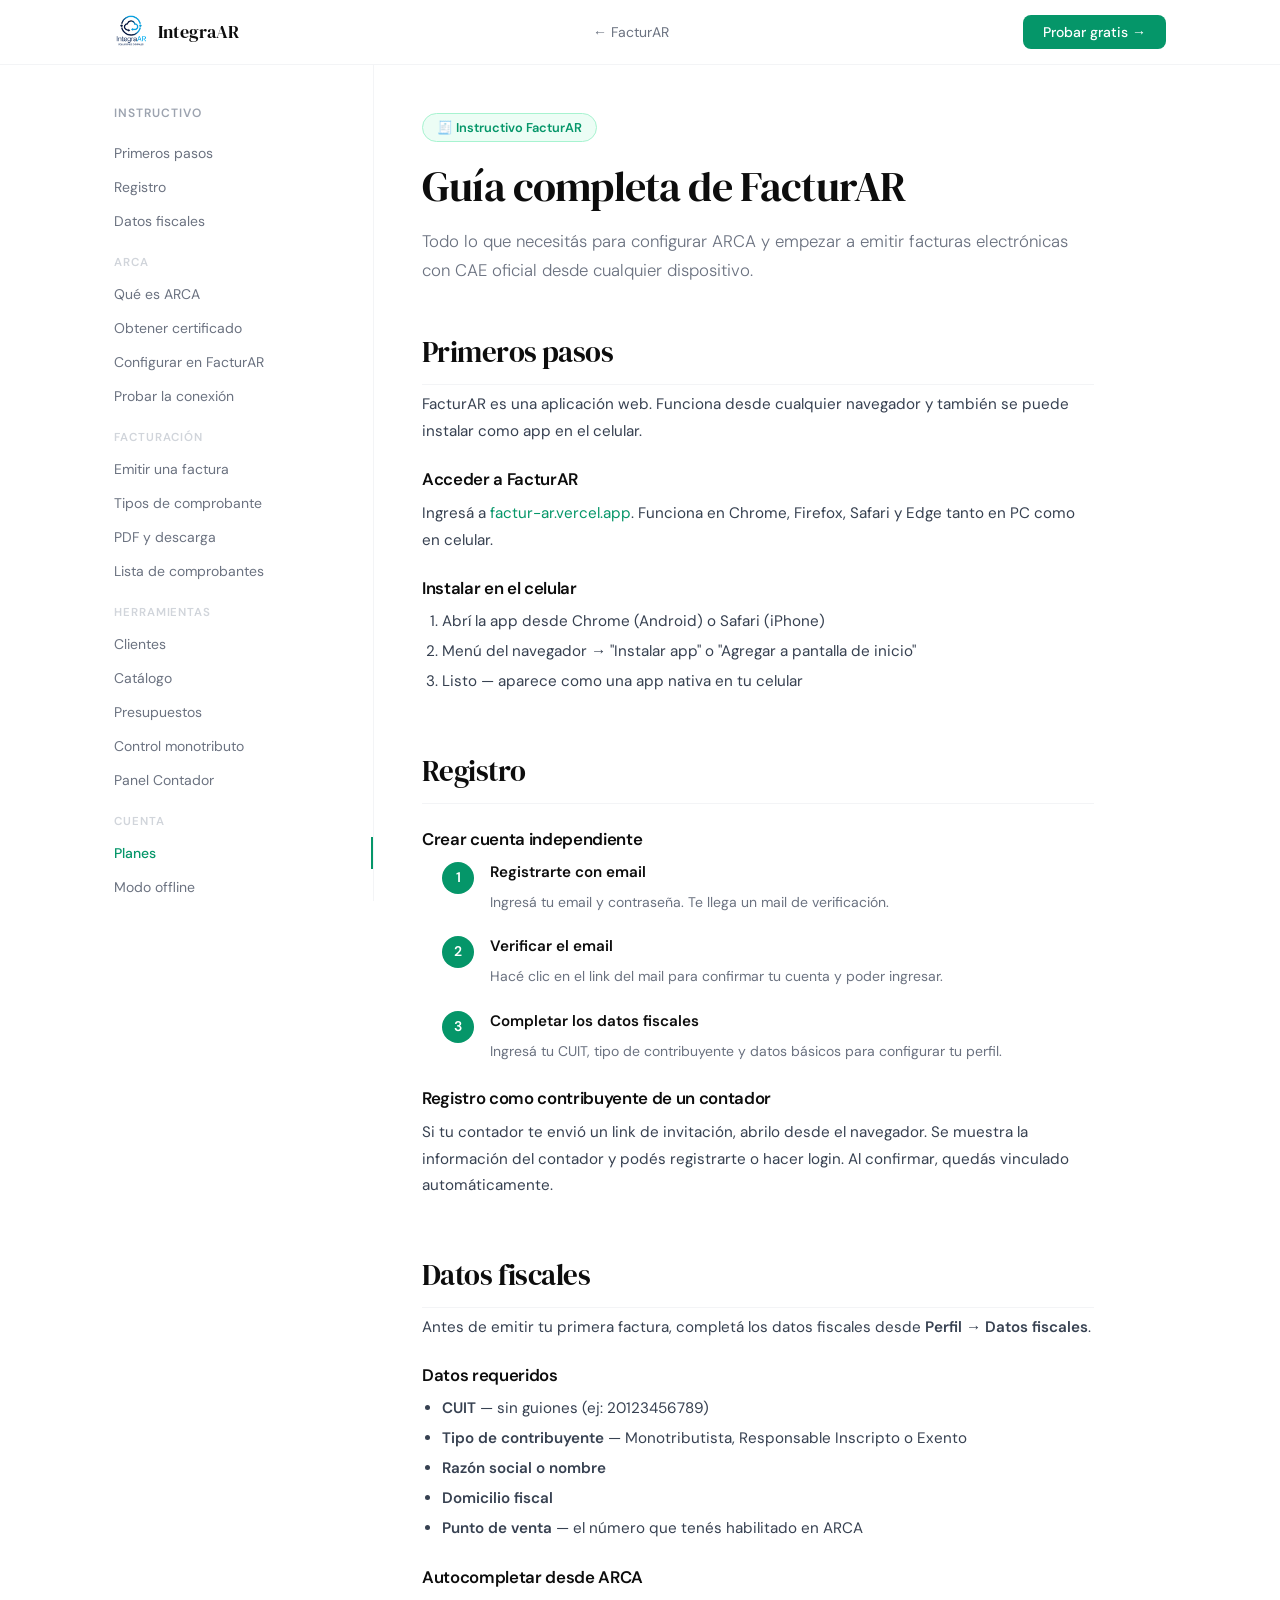
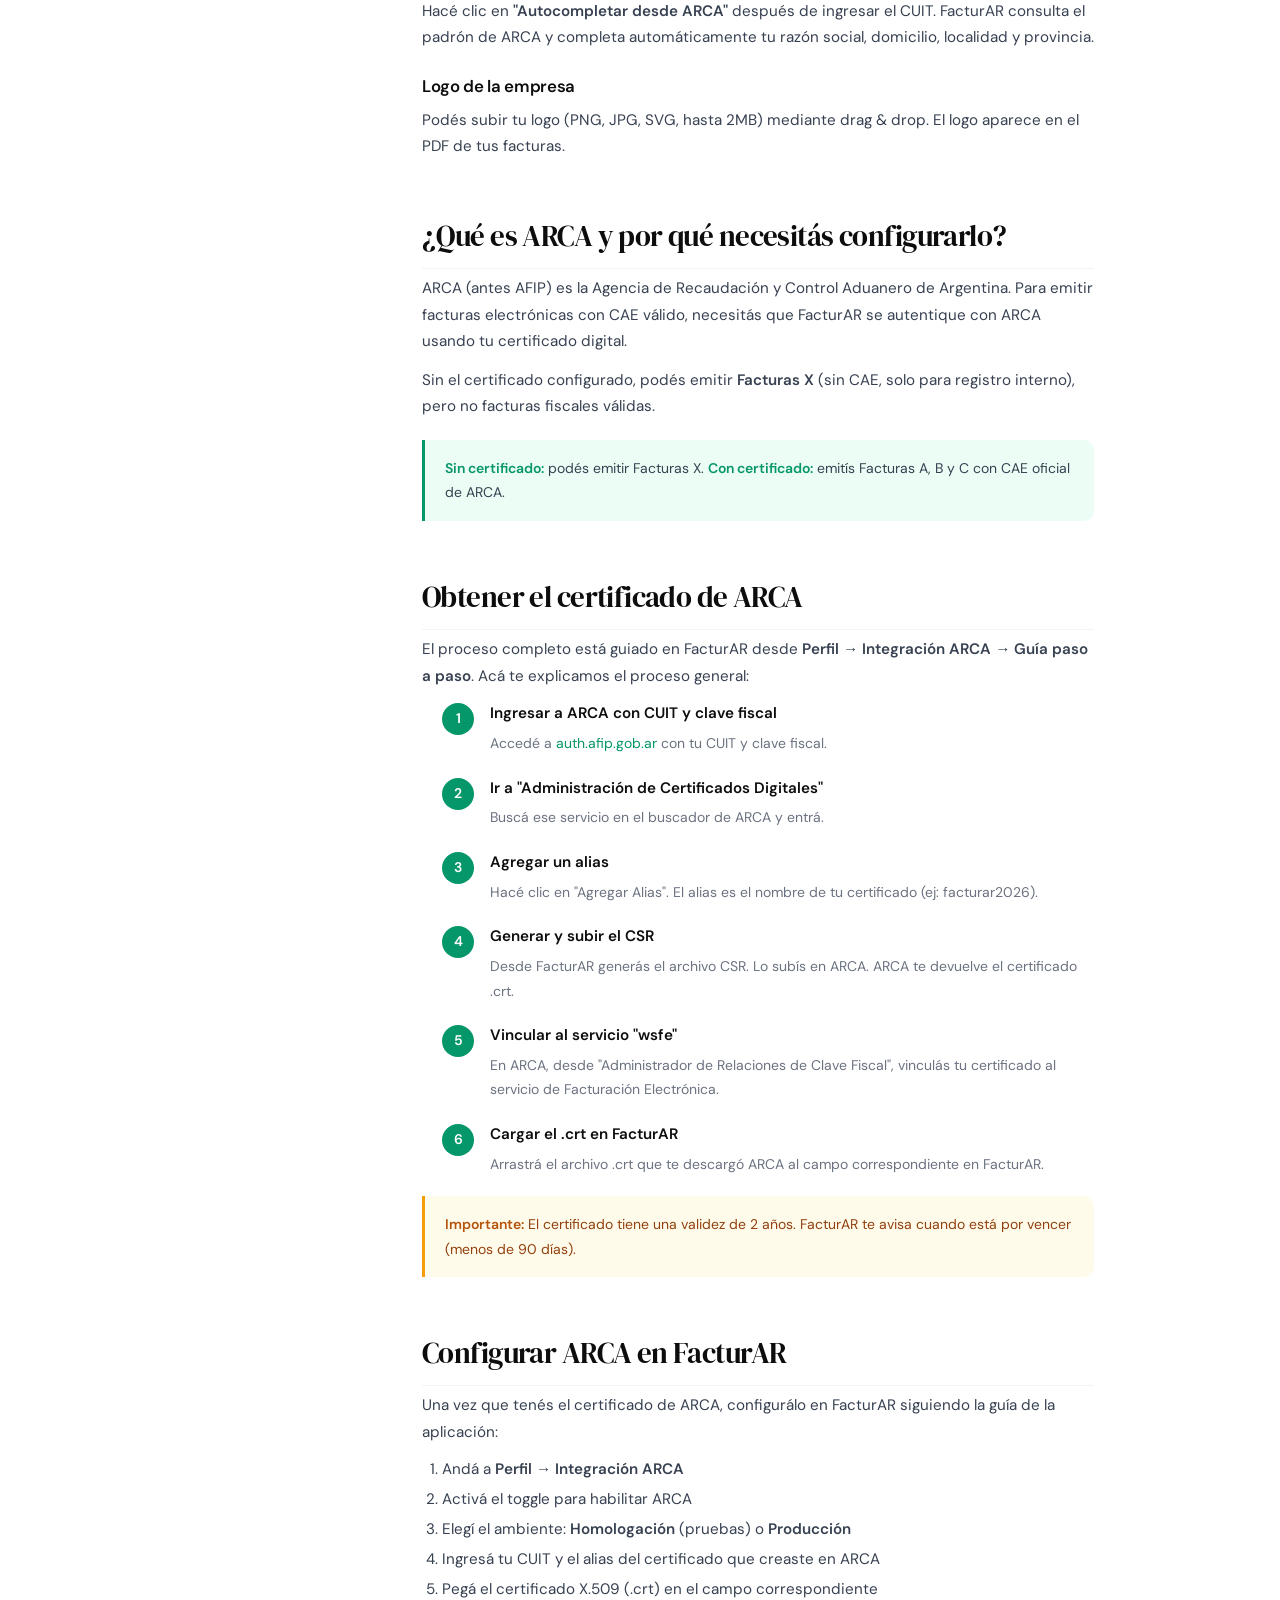
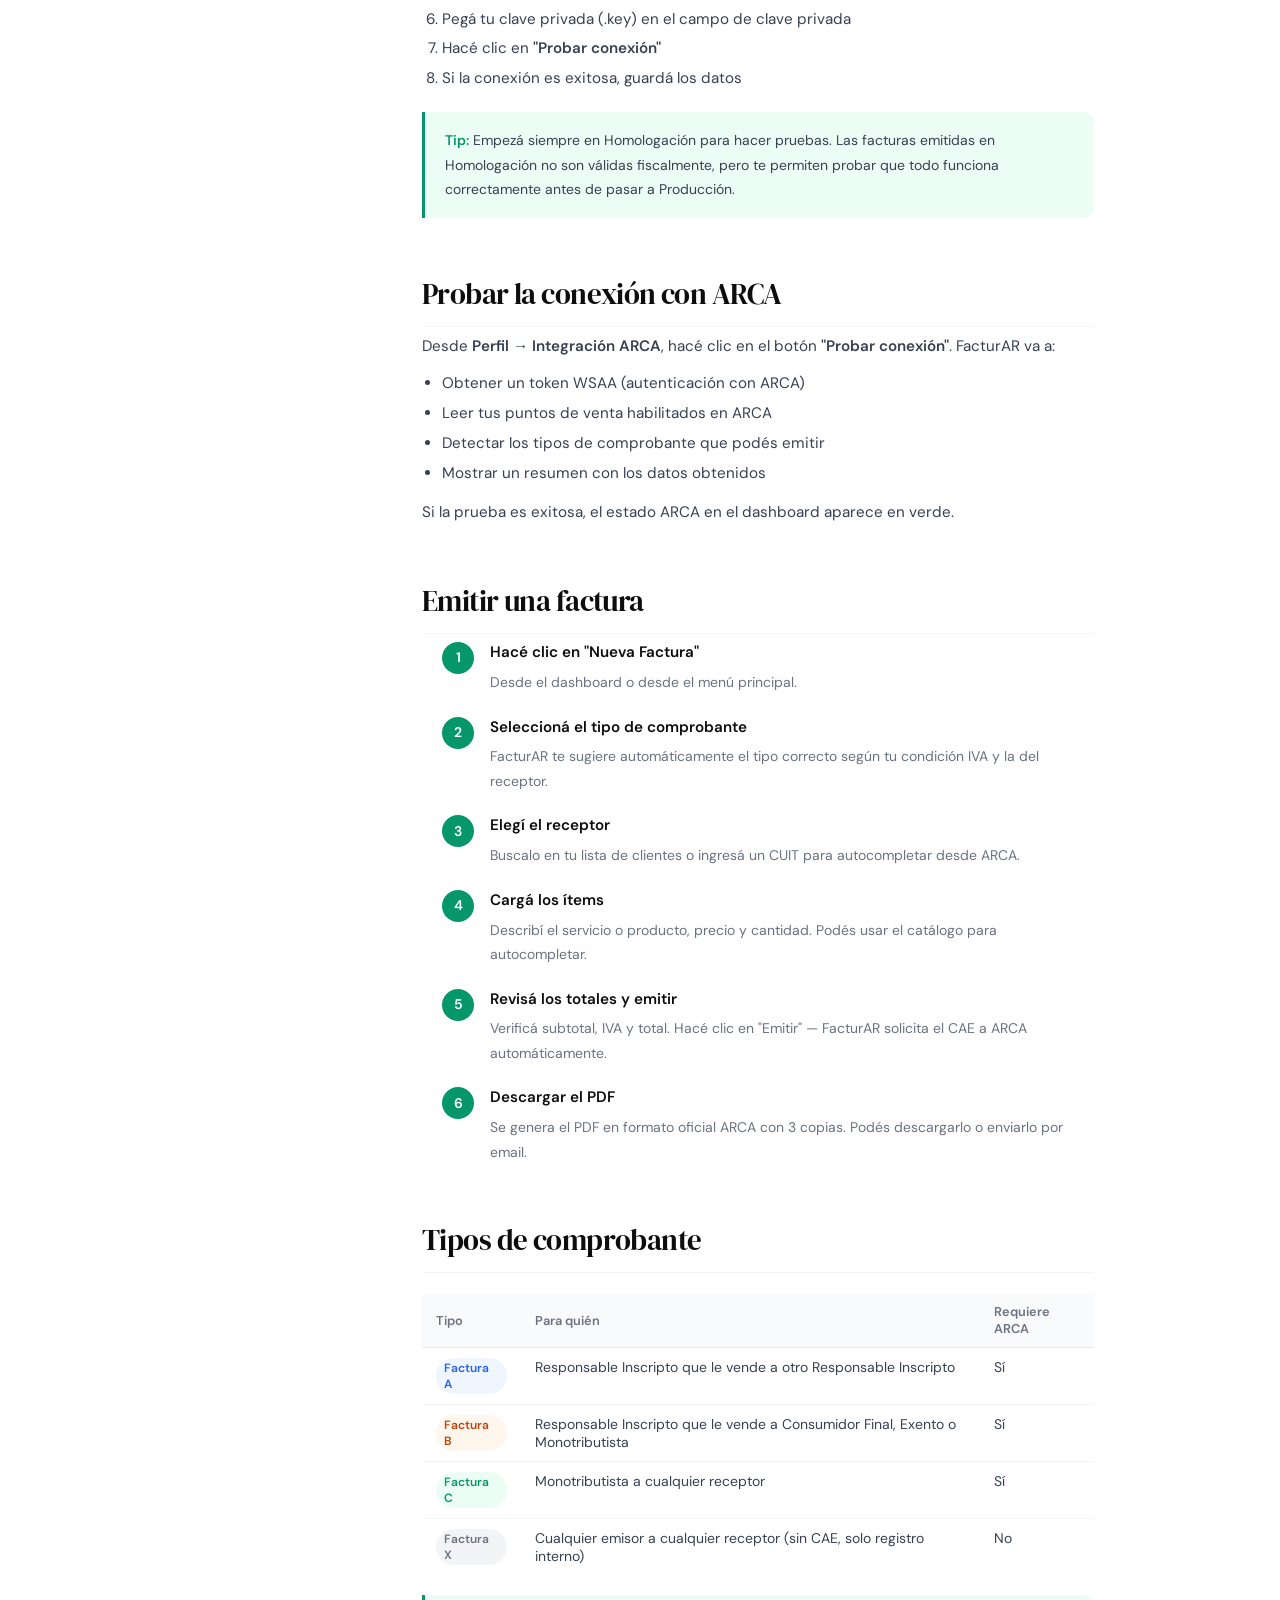
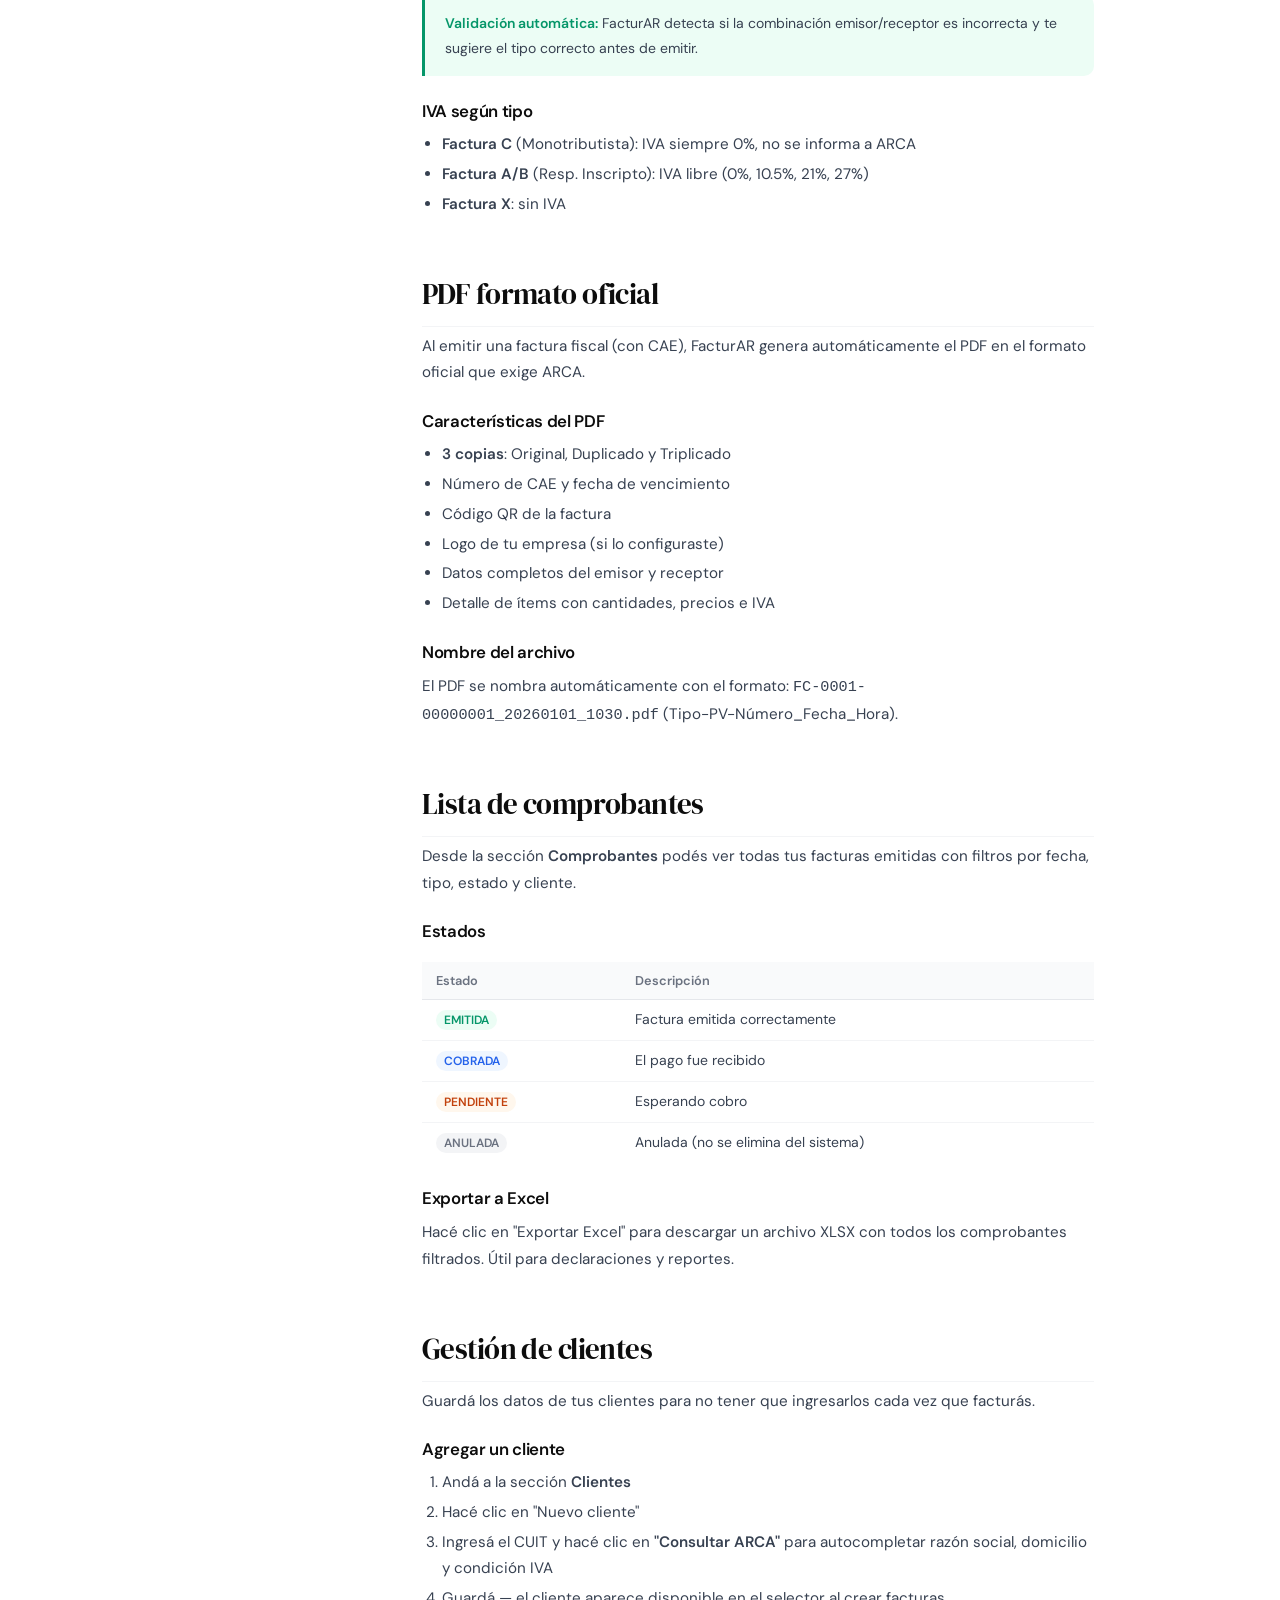
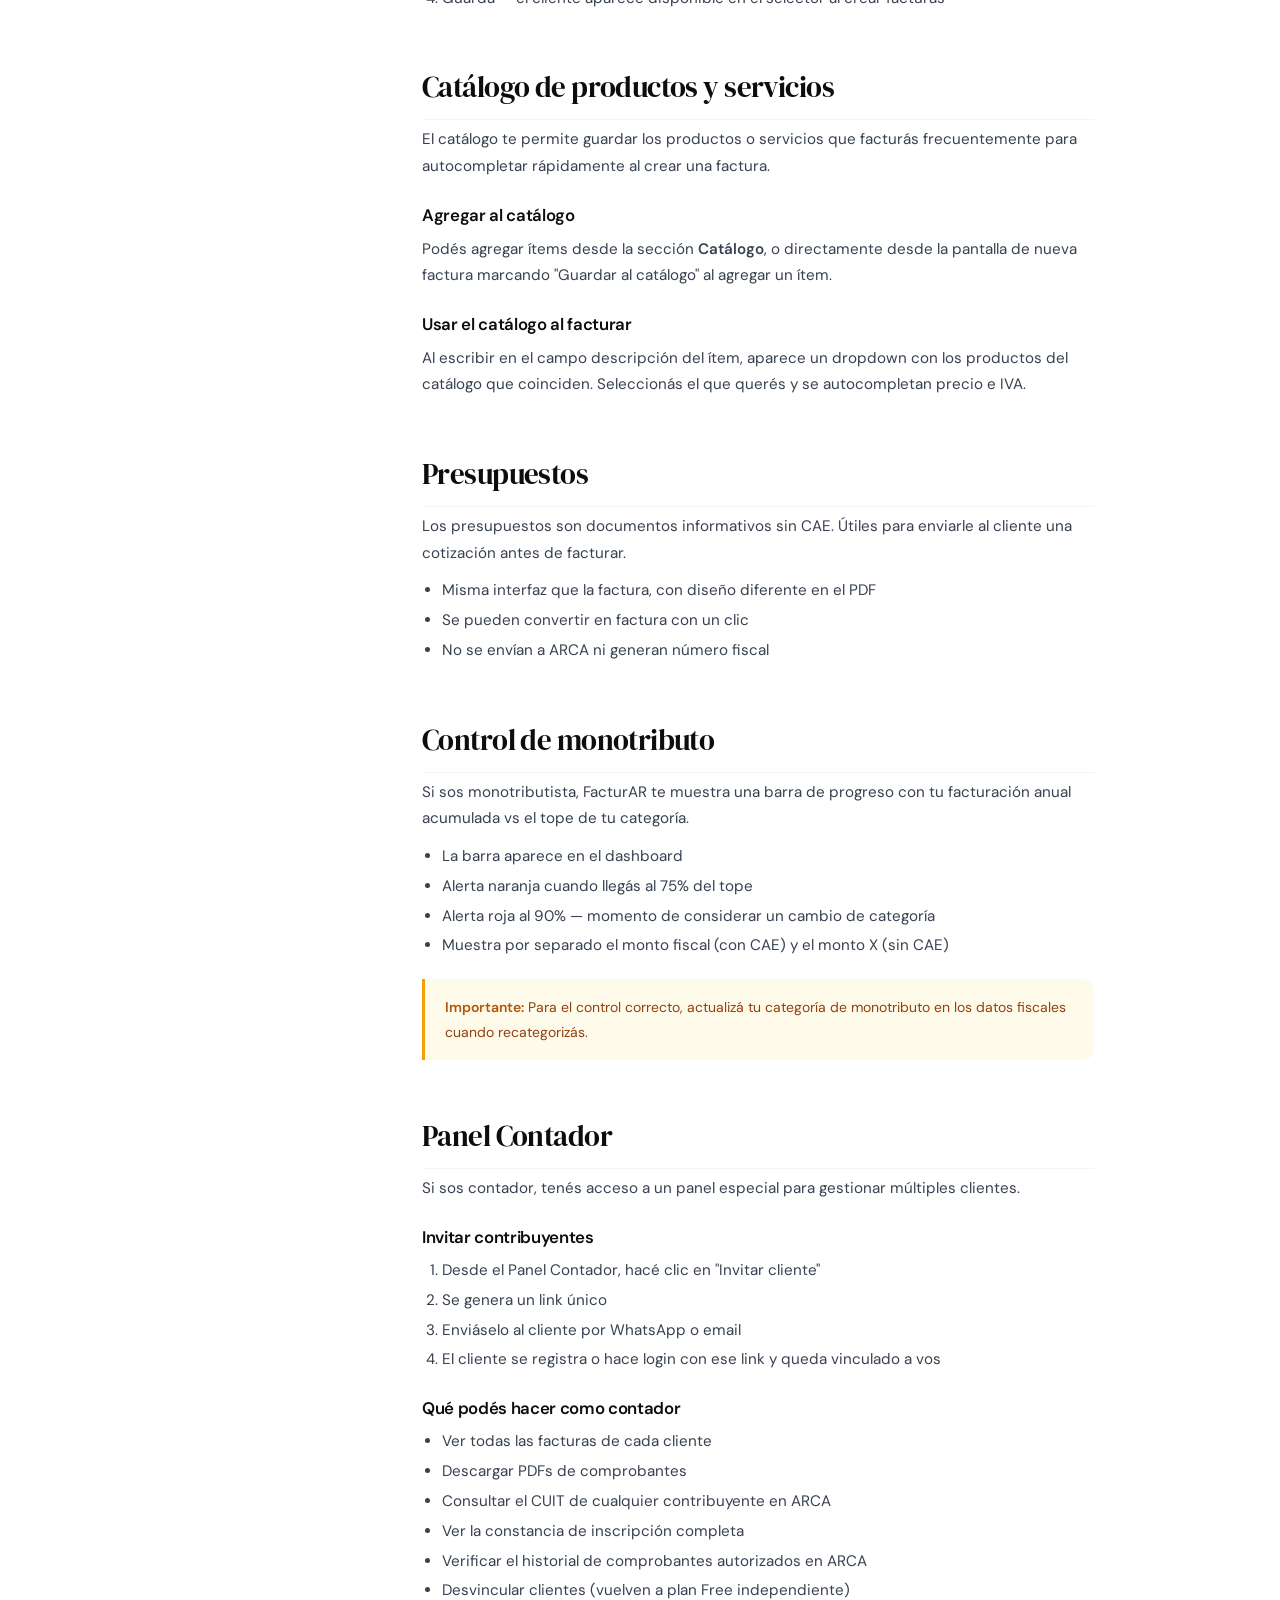
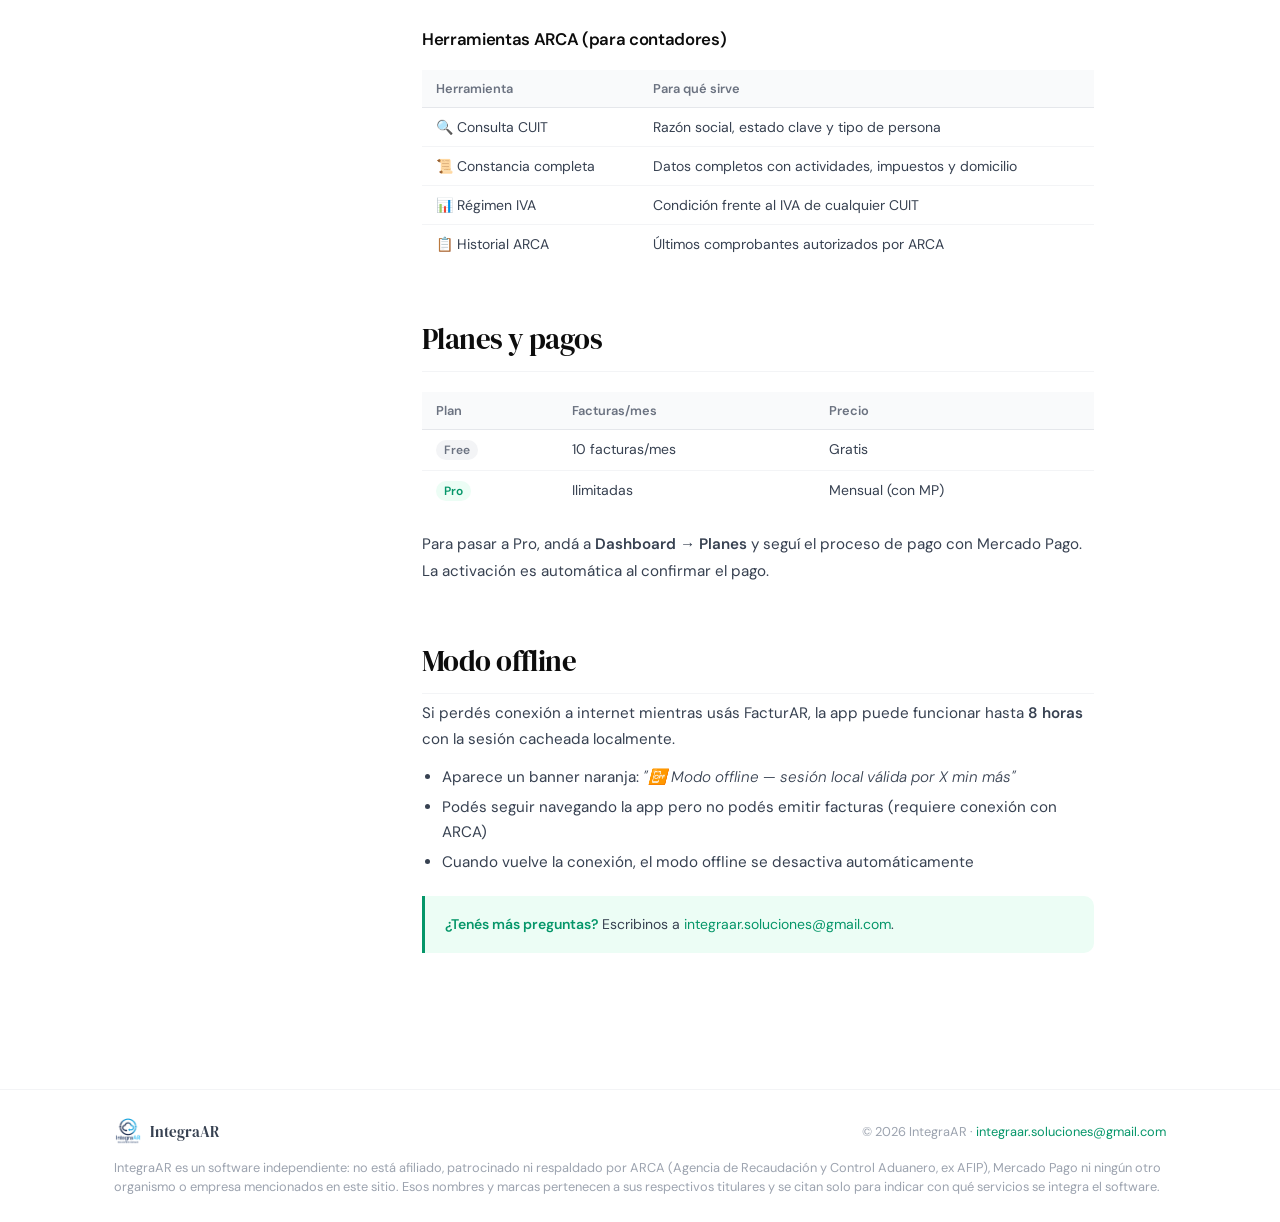
<file: instructivo-facturar.html>
<!DOCTYPE html>
<html lang="es">
<head>
  <meta charset="UTF-8" />
  <meta name="viewport" content="width=device-width, initial-scale=1.0" />
  <title>Instructivo FacturAR — Cómo emitir facturas electrónicas con ARCA</title>
  <meta name="description" content="Guía completa de FacturAR: cómo registrarte, configurar ARCA, emitir facturas con CAE, gestionar clientes y usar el panel contador." />
  <link rel="stylesheet" href="/fonts/fuentes.css" />
  <style>
    *, *::before, *::after { box-sizing: border-box; margin: 0; padding: 0; }
    :root {
      --white: #ffffff; --gray-50: #f9fafb; --gray-100: #f3f4f6;
      --gray-200: #e5e7eb; --gray-300: #d1d5db; --gray-400: #9ca3af;
      --gray-500: #6b7280; --gray-700: #374151; --gray-900: #111827; --ink: #0d0d0d;
      --factur: #059669; --factur-l: #ecfdf5; --brand: #1a1a2e;
    }
    html { scroll-behavior: smooth; }
    body { font-family: 'DM Sans', sans-serif; color: var(--gray-900); background: var(--white); -webkit-font-smoothing: antialiased; }
    h1,h2,h3 { font-family: 'DM Serif Display', serif; font-weight: 400; letter-spacing: -0.02em; }
    a { color: var(--factur); text-decoration: none; }
    a:hover { text-decoration: underline; }

    nav { position: sticky; top: 0; z-index: 100; background: rgba(255,255,255,.92); backdrop-filter: blur(12px); border-bottom: 1px solid var(--gray-100); }
    .nav-inner { max-width: 1100px; margin: 0 auto; padding: 0 24px; height: 64px; display: flex; align-items: center; justify-content: space-between; gap: 24px; }
    .nav-logo { display: flex; align-items: center; gap: 10px; font-family: 'DM Serif Display', serif; font-size: 1.1rem; color: var(--ink); text-decoration: none; }
    .nav-logo-mark { height: 34px; width: auto; display: block; }
    .footer-logo-mark { height: 28px; width: auto; display: block; }
    .nav-back { font-size: 0.875rem; color: var(--gray-500); text-decoration: none; }
    .nav-back:hover { color: var(--ink); text-decoration: none; }
    .nav-cta { background: var(--factur); color: white; padding: 8px 20px; border-radius: 8px; font-size: 0.875rem; font-weight: 500; text-decoration: none; }
    .nav-cta:hover { opacity: 0.85; text-decoration: none; }

    .layout { display: grid; grid-template-columns: 260px 1fr; gap: 0; max-width: 1100px; margin: 0 auto; padding: 0 24px; min-height: calc(100vh - 64px); }

    .sidebar { padding: 40px 0; position: sticky; top: 64px; height: calc(100vh - 64px); overflow-y: auto; border-right: 1px solid var(--gray-100); }
    .sidebar-title { font-size: 0.75rem; font-weight: 600; letter-spacing: 0.08em; text-transform: uppercase; color: var(--gray-400); margin-bottom: 16px; padding-right: 24px; }
    .sidebar-nav { list-style: none; }
    .sidebar-nav li { margin-bottom: 2px; }
    .sidebar-nav a { display: block; padding: 7px 24px 7px 0; font-size: 0.875rem; color: var(--gray-500); text-decoration: none; border-right: 2px solid transparent; transition: all .15s; }
    .sidebar-nav a:hover { color: var(--ink); text-decoration: none; }
    .sidebar-nav a.active { color: var(--factur); border-right-color: var(--factur); font-weight: 500; }
    .sidebar-nav .section-header { font-size: 0.72rem; font-weight: 600; text-transform: uppercase; letter-spacing: 0.08em; color: var(--gray-300); padding: 16px 0 6px; }

    .content { padding: 48px 0 80px 48px; max-width: 720px; }

    .instructivo-hero { margin-bottom: 48px; }
    .instructivo-badge { display: inline-flex; align-items: center; gap: 8px; background: var(--factur-l); border: 1px solid #a7f3d0; padding: 5px 14px; border-radius: 100px; font-size: 0.8rem; font-weight: 600; color: var(--factur); margin-bottom: 16px; }
    .instructivo-hero h1 { font-size: 2.6rem; color: var(--ink); margin-bottom: 12px; }
    .instructivo-hero p { font-size: 1.05rem; color: var(--gray-500); font-weight: 300; line-height: 1.7; }

    .doc-section { margin-bottom: 56px; scroll-margin-top: 88px; }
    .doc-section h2 { font-size: 1.8rem; color: var(--ink); margin-bottom: 6px; padding-bottom: 12px; border-bottom: 1.5px solid var(--gray-100); }
    .doc-section h3 { font-family: 'DM Sans', sans-serif; font-size: 1.05rem; font-weight: 600; color: var(--ink); margin: 24px 0 10px; }
    .doc-section p { font-size: 0.95rem; color: var(--gray-700); line-height: 1.75; margin-bottom: 12px; }
    .doc-section ul, .doc-section ol { padding-left: 20px; margin-bottom: 12px; }
    .doc-section li { font-size: 0.95rem; color: var(--gray-700); line-height: 1.7; margin-bottom: 4px; }

    .steps { list-style: none; padding: 0; counter-reset: step; }
    .steps li { counter-increment: step; display: flex; gap: 16px; margin-bottom: 20px; align-items: flex-start; }
    .step-num { width: 32px; height: 32px; border-radius: 50%; background: var(--factur); color: white; display: flex; align-items: center; justify-content: center; font-size: 0.875rem; font-weight: 600; flex-shrink: 0; margin-top: 2px; }
    .step-num::before { content: counter(step); }
    .step-content h4 { font-family: 'DM Sans', sans-serif; font-size: 0.95rem; font-weight: 600; color: var(--ink); margin-bottom: 4px; }
    .step-content p { font-size: 0.875rem; color: var(--gray-500); margin: 0; }

    .callout { border-left: 3px solid var(--factur); background: var(--factur-l); padding: 16px 20px; border-radius: 0 10px 10px 0; margin: 20px 0; }
    .callout p { font-size: 0.875rem; color: var(--gray-700); margin: 0; }
    .callout strong { color: var(--factur); }
    .callout-warning { border-left-color: #f59e0b; background: #fffbeb; }
    .callout-warning p { color: #92400e; }
    .callout-warning strong { color: #b45309; }
    .callout-danger { border-left-color: #dc2626; background: #fef2f2; }
    .callout-danger p { color: #991b1b; }

    table { width: 100%; border-collapse: collapse; margin: 20px 0; font-size: 0.875rem; }
    th { background: var(--gray-50); padding: 10px 14px; text-align: left; font-weight: 600; font-size: 0.8rem; color: var(--gray-500); border-bottom: 1.5px solid var(--gray-200); }
    td { padding: 10px 14px; border-bottom: 1px solid var(--gray-100); color: var(--gray-700); vertical-align: top; }
    tr:last-child td { border-bottom: none; }

    .badge { display: inline-block; padding: 2px 8px; border-radius: 100px; font-size: 0.75rem; font-weight: 600; }
    .badge-green { background: var(--factur-l); color: var(--factur); }
    .badge-gray { background: var(--gray-100); color: var(--gray-500); }
    .badge-blue { background: #eff6ff; color: #2563eb; }
    .badge-orange { background: #fff7ed; color: #c2410c; }

    footer { border-top: 1px solid var(--gray-100); padding: 28px 0; }
    .footer-inner { max-width: 1100px; margin: 0 auto; padding: 0 24px; display: flex; align-items: center; justify-content: space-between; gap: 16px; flex-wrap: wrap; }
    .footer-logo { display: flex; align-items: center; gap: 8px; font-family: 'DM Serif Display', serif; font-size: 0.95rem; color: var(--gray-700); text-decoration: none; }
    .footer-copy { font-size: 0.8rem; color: var(--gray-400); }

    @media (max-width: 768px) {
      .layout { grid-template-columns: 1fr; }
      .sidebar { display: none; }
      .content { padding: 32px 0 60px; }
    }
  </style>
</head>
<body>

  <nav>
    <div class="nav-inner">
      <a href="/" class="nav-logo">
        <img src="/logo-completo-2.png" alt="IntegraAR" class="nav-logo-mark" />
        <span>IntegraAR</span>
      </a>
      <a href="/facturar" class="nav-back">← FacturAR</a>
      <a href="https://factur-ar.vercel.app" target="_blank" rel="noopener" class="nav-cta">Probar gratis →</a>
    </div>
  </nav>

  <div class="layout">

    <aside class="sidebar">
      <div class="sidebar-title">Instructivo</div>
      <ul class="sidebar-nav">
        <li><a href="#inicio">Primeros pasos</a></li>
        <li><a href="#registro">Registro</a></li>
        <li><a href="#perfil">Datos fiscales</a></li>
        <li class="section-header">ARCA</li>
        <li><a href="#arca-intro">Qué es ARCA</a></li>
        <li><a href="#certificado">Obtener certificado</a></li>
        <li><a href="#configurar-arca">Configurar en FacturAR</a></li>
        <li><a href="#probar-conexion">Probar la conexión</a></li>
        <li class="section-header">Facturación</li>
        <li><a href="#emitir">Emitir una factura</a></li>
        <li><a href="#tipos">Tipos de comprobante</a></li>
        <li><a href="#pdf">PDF y descarga</a></li>
        <li><a href="#comprobantes">Lista de comprobantes</a></li>
        <li class="section-header">Herramientas</li>
        <li><a href="#clientes">Clientes</a></li>
        <li><a href="#catalogo">Catálogo</a></li>
        <li><a href="#presupuestos">Presupuestos</a></li>
        <li><a href="#monotributo">Control monotributo</a></li>
        <li><a href="#contador">Panel Contador</a></li>
        <li class="section-header">Cuenta</li>
        <li><a href="#planes">Planes</a></li>
        <li><a href="#offline">Modo offline</a></li>
      </ul>
    </aside>

    <main class="content">

      <div class="instructivo-hero">
        <div class="instructivo-badge">🧾 Instructivo FacturAR</div>
        <h1>Guía completa de FacturAR</h1>
        <p>Todo lo que necesitás para configurar ARCA y empezar a emitir facturas electrónicas con CAE oficial desde cualquier dispositivo.</p>
      </div>

      <!-- Primeros pasos -->
      <section class="doc-section" id="inicio">
        <h2>Primeros pasos</h2>
        <p>FacturAR es una aplicación web. Funciona desde cualquier navegador y también se puede instalar como app en el celular.</p>

        <h3>Acceder a FacturAR</h3>
        <p>Ingresá a <a href="https://factur-ar.vercel.app" target="_blank">factur-ar.vercel.app</a>. Funciona en Chrome, Firefox, Safari y Edge tanto en PC como en celular.</p>

        <h3>Instalar en el celular</h3>
        <ol>
          <li>Abrí la app desde Chrome (Android) o Safari (iPhone)</li>
          <li>Menú del navegador → "Instalar app" o "Agregar a pantalla de inicio"</li>
          <li>Listo — aparece como una app nativa en tu celular</li>
        </ol>
      </section>

      <!-- Registro -->
      <section class="doc-section" id="registro">
        <h2>Registro</h2>

        <h3>Crear cuenta independiente</h3>
        <ol class="steps">
          <li>
            <div class="step-num"></div>
            <div class="step-content">
              <h4>Registrarte con email</h4>
              <p>Ingresá tu email y contraseña. Te llega un mail de verificación.</p>
            </div>
          </li>
          <li>
            <div class="step-num"></div>
            <div class="step-content">
              <h4>Verificar el email</h4>
              <p>Hacé clic en el link del mail para confirmar tu cuenta y poder ingresar.</p>
            </div>
          </li>
          <li>
            <div class="step-num"></div>
            <div class="step-content">
              <h4>Completar los datos fiscales</h4>
              <p>Ingresá tu CUIT, tipo de contribuyente y datos básicos para configurar tu perfil.</p>
            </div>
          </li>
        </ol>

        <h3>Registro como contribuyente de un contador</h3>
        <p>Si tu contador te envió un link de invitación, abrilo desde el navegador. Se muestra la información del contador y podés registrarte o hacer login. Al confirmar, quedás vinculado automáticamente.</p>
      </section>

      <!-- Datos fiscales -->
      <section class="doc-section" id="perfil">
        <h2>Datos fiscales</h2>
        <p>Antes de emitir tu primera factura, completá los datos fiscales desde <strong>Perfil → Datos fiscales</strong>.</p>

        <h3>Datos requeridos</h3>
        <ul>
          <li><strong>CUIT</strong> — sin guiones (ej: 20123456789)</li>
          <li><strong>Tipo de contribuyente</strong> — Monotributista, Responsable Inscripto o Exento</li>
          <li><strong>Razón social o nombre</strong></li>
          <li><strong>Domicilio fiscal</strong></li>
          <li><strong>Punto de venta</strong> — el número que tenés habilitado en ARCA</li>
        </ul>

        <h3>Autocompletar desde ARCA</h3>
        <p>Hacé clic en <strong>"Autocompletar desde ARCA"</strong> después de ingresar el CUIT. FacturAR consulta el padrón de ARCA y completa automáticamente tu razón social, domicilio, localidad y provincia.</p>

        <h3>Logo de la empresa</h3>
        <p>Podés subir tu logo (PNG, JPG, SVG, hasta 2MB) mediante drag & drop. El logo aparece en el PDF de tus facturas.</p>
      </section>

      <!-- ARCA intro -->
      <section class="doc-section" id="arca-intro">
        <h2>¿Qué es ARCA y por qué necesitás configurarlo?</h2>
        <p>ARCA (antes AFIP) es la Agencia de Recaudación y Control Aduanero de Argentina. Para emitir facturas electrónicas con CAE válido, necesitás que FacturAR se autentique con ARCA usando tu certificado digital.</p>

        <p>Sin el certificado configurado, podés emitir <strong>Facturas X</strong> (sin CAE, solo para registro interno), pero no facturas fiscales válidas.</p>

        <div class="callout">
          <p><strong>Sin certificado:</strong> podés emitir Facturas X. <strong>Con certificado:</strong> emitís Facturas A, B y C con CAE oficial de ARCA.</p>
        </div>
      </section>

      <!-- Certificado -->
      <section class="doc-section" id="certificado">
        <h2>Obtener el certificado de ARCA</h2>
        <p>El proceso completo está guiado en FacturAR desde <strong>Perfil → Integración ARCA → Guía paso a paso</strong>. Acá te explicamos el proceso general:</p>

        <ol class="steps">
          <li>
            <div class="step-num"></div>
            <div class="step-content">
              <h4>Ingresar a ARCA con CUIT y clave fiscal</h4>
              <p>Accedé a <a href="https://auth.afip.gob.ar" target="_blank">auth.afip.gob.ar</a> con tu CUIT y clave fiscal.</p>
            </div>
          </li>
          <li>
            <div class="step-num"></div>
            <div class="step-content">
              <h4>Ir a "Administración de Certificados Digitales"</h4>
              <p>Buscá ese servicio en el buscador de ARCA y entrá.</p>
            </div>
          </li>
          <li>
            <div class="step-num"></div>
            <div class="step-content">
              <h4>Agregar un alias</h4>
              <p>Hacé clic en "Agregar Alias". El alias es el nombre de tu certificado (ej: facturar2026).</p>
            </div>
          </li>
          <li>
            <div class="step-num"></div>
            <div class="step-content">
              <h4>Generar y subir el CSR</h4>
              <p>Desde FacturAR generás el archivo CSR. Lo subís en ARCA. ARCA te devuelve el certificado .crt.</p>
            </div>
          </li>
          <li>
            <div class="step-num"></div>
            <div class="step-content">
              <h4>Vincular al servicio "wsfe"</h4>
              <p>En ARCA, desde "Administrador de Relaciones de Clave Fiscal", vinculás tu certificado al servicio de Facturación Electrónica.</p>
            </div>
          </li>
          <li>
            <div class="step-num"></div>
            <div class="step-content">
              <h4>Cargar el .crt en FacturAR</h4>
              <p>Arrastrá el archivo .crt que te descargó ARCA al campo correspondiente en FacturAR.</p>
            </div>
          </li>
        </ol>

        <div class="callout-warning callout">
          <p><strong>Importante:</strong> El certificado tiene una validez de 2 años. FacturAR te avisa cuando está por vencer (menos de 90 días).</p>
        </div>
      </section>

      <!-- Configurar ARCA -->
      <section class="doc-section" id="configurar-arca">
        <h2>Configurar ARCA en FacturAR</h2>
        <p>Una vez que tenés el certificado de ARCA, configurálo en FacturAR siguiendo la guía de la aplicación:</p>

        <ol>
          <li>Andá a <strong>Perfil → Integración ARCA</strong></li>
          <li>Activá el toggle para habilitar ARCA</li>
          <li>Elegí el ambiente: <strong>Homologación</strong> (pruebas) o <strong>Producción</strong></li>
          <li>Ingresá tu CUIT y el alias del certificado que creaste en ARCA</li>
          <li>Pegá el certificado X.509 (.crt) en el campo correspondiente</li>
          <li>Pegá tu clave privada (.key) en el campo de clave privada</li>
          <li>Hacé clic en <strong>"Probar conexión"</strong></li>
          <li>Si la conexión es exitosa, guardá los datos</li>
        </ol>

        <div class="callout">
          <p><strong>Tip:</strong> Empezá siempre en Homologación para hacer pruebas. Las facturas emitidas en Homologación no son válidas fiscalmente, pero te permiten probar que todo funciona correctamente antes de pasar a Producción.</p>
        </div>
      </section>

      <!-- Probar conexión -->
      <section class="doc-section" id="probar-conexion">
        <h2>Probar la conexión con ARCA</h2>
        <p>Desde <strong>Perfil → Integración ARCA</strong>, hacé clic en el botón <strong>"Probar conexión"</strong>. FacturAR va a:</p>
        <ul>
          <li>Obtener un token WSAA (autenticación con ARCA)</li>
          <li>Leer tus puntos de venta habilitados en ARCA</li>
          <li>Detectar los tipos de comprobante que podés emitir</li>
          <li>Mostrar un resumen con los datos obtenidos</li>
        </ul>
        <p>Si la prueba es exitosa, el estado ARCA en el dashboard aparece en verde.</p>
      </section>

      <!-- Emitir factura -->
      <section class="doc-section" id="emitir">
        <h2>Emitir una factura</h2>

        <ol class="steps">
          <li>
            <div class="step-num"></div>
            <div class="step-content">
              <h4>Hacé clic en "Nueva Factura"</h4>
              <p>Desde el dashboard o desde el menú principal.</p>
            </div>
          </li>
          <li>
            <div class="step-num"></div>
            <div class="step-content">
              <h4>Seleccioná el tipo de comprobante</h4>
              <p>FacturAR te sugiere automáticamente el tipo correcto según tu condición IVA y la del receptor.</p>
            </div>
          </li>
          <li>
            <div class="step-num"></div>
            <div class="step-content">
              <h4>Elegí el receptor</h4>
              <p>Buscalo en tu lista de clientes o ingresá un CUIT para autocompletar desde ARCA.</p>
            </div>
          </li>
          <li>
            <div class="step-num"></div>
            <div class="step-content">
              <h4>Cargá los ítems</h4>
              <p>Describí el servicio o producto, precio y cantidad. Podés usar el catálogo para autocompletar.</p>
            </div>
          </li>
          <li>
            <div class="step-num"></div>
            <div class="step-content">
              <h4>Revisá los totales y emitir</h4>
              <p>Verificá subtotal, IVA y total. Hacé clic en "Emitir" — FacturAR solicita el CAE a ARCA automáticamente.</p>
            </div>
          </li>
          <li>
            <div class="step-num"></div>
            <div class="step-content">
              <h4>Descargar el PDF</h4>
              <p>Se genera el PDF en formato oficial ARCA con 3 copias. Podés descargarlo o enviarlo por email.</p>
            </div>
          </li>
        </ol>
      </section>

      <!-- Tipos de comprobante -->
      <section class="doc-section" id="tipos">
        <h2>Tipos de comprobante</h2>

        <table>
          <thead>
            <tr><th>Tipo</th><th>Para quién</th><th>Requiere ARCA</th></tr>
          </thead>
          <tbody>
            <tr>
              <td><span class="badge badge-blue">Factura A</span></td>
              <td>Responsable Inscripto que le vende a otro Responsable Inscripto</td>
              <td>Sí</td>
            </tr>
            <tr>
              <td><span class="badge badge-orange">Factura B</span></td>
              <td>Responsable Inscripto que le vende a Consumidor Final, Exento o Monotributista</td>
              <td>Sí</td>
            </tr>
            <tr>
              <td><span class="badge badge-green">Factura C</span></td>
              <td>Monotributista a cualquier receptor</td>
              <td>Sí</td>
            </tr>
            <tr>
              <td><span class="badge badge-gray">Factura X</span></td>
              <td>Cualquier emisor a cualquier receptor (sin CAE, solo registro interno)</td>
              <td>No</td>
            </tr>
          </tbody>
        </table>

        <div class="callout">
          <p><strong>Validación automática:</strong> FacturAR detecta si la combinación emisor/receptor es incorrecta y te sugiere el tipo correcto antes de emitir.</p>
        </div>

        <h3>IVA según tipo</h3>
        <ul>
          <li><strong>Factura C</strong> (Monotributista): IVA siempre 0%, no se informa a ARCA</li>
          <li><strong>Factura A/B</strong> (Resp. Inscripto): IVA libre (0%, 10.5%, 21%, 27%)</li>
          <li><strong>Factura X</strong>: sin IVA</li>
        </ul>
      </section>

      <!-- PDF -->
      <section class="doc-section" id="pdf">
        <h2>PDF formato oficial</h2>
        <p>Al emitir una factura fiscal (con CAE), FacturAR genera automáticamente el PDF en el formato oficial que exige ARCA.</p>

        <h3>Características del PDF</h3>
        <ul>
          <li><strong>3 copias</strong>: Original, Duplicado y Triplicado</li>
          <li>Número de CAE y fecha de vencimiento</li>
          <li>Código QR de la factura</li>
          <li>Logo de tu empresa (si lo configuraste)</li>
          <li>Datos completos del emisor y receptor</li>
          <li>Detalle de ítems con cantidades, precios e IVA</li>
        </ul>

        <h3>Nombre del archivo</h3>
        <p>El PDF se nombra automáticamente con el formato: <code>FC-0001-00000001_20260101_1030.pdf</code> (Tipo-PV-Número_Fecha_Hora).</p>
      </section>

      <!-- Comprobantes -->
      <section class="doc-section" id="comprobantes">
        <h2>Lista de comprobantes</h2>
        <p>Desde la sección <strong>Comprobantes</strong> podés ver todas tus facturas emitidas con filtros por fecha, tipo, estado y cliente.</p>

        <h3>Estados</h3>
        <table>
          <thead><tr><th>Estado</th><th>Descripción</th></tr></thead>
          <tbody>
            <tr><td><span class="badge badge-green">EMITIDA</span></td><td>Factura emitida correctamente</td></tr>
            <tr><td><span class="badge badge-blue">COBRADA</span></td><td>El pago fue recibido</td></tr>
            <tr><td><span class="badge badge-orange">PENDIENTE</span></td><td>Esperando cobro</td></tr>
            <tr><td><span class="badge badge-gray">ANULADA</span></td><td>Anulada (no se elimina del sistema)</td></tr>
          </tbody>
        </table>

        <h3>Exportar a Excel</h3>
        <p>Hacé clic en "Exportar Excel" para descargar un archivo XLSX con todos los comprobantes filtrados. Útil para declaraciones y reportes.</p>
      </section>

      <!-- Clientes -->
      <section class="doc-section" id="clientes">
        <h2>Gestión de clientes</h2>
        <p>Guardá los datos de tus clientes para no tener que ingresarlos cada vez que facturás.</p>

        <h3>Agregar un cliente</h3>
        <ol>
          <li>Andá a la sección <strong>Clientes</strong></li>
          <li>Hacé clic en "Nuevo cliente"</li>
          <li>Ingresá el CUIT y hacé clic en <strong>"Consultar ARCA"</strong> para autocompletar razón social, domicilio y condición IVA</li>
          <li>Guardá — el cliente aparece disponible en el selector al crear facturas</li>
        </ol>
      </section>

      <!-- Catálogo -->
      <section class="doc-section" id="catalogo">
        <h2>Catálogo de productos y servicios</h2>
        <p>El catálogo te permite guardar los productos o servicios que facturás frecuentemente para autocompletar rápidamente al crear una factura.</p>

        <h3>Agregar al catálogo</h3>
        <p>Podés agregar ítems desde la sección <strong>Catálogo</strong>, o directamente desde la pantalla de nueva factura marcando "Guardar al catálogo" al agregar un ítem.</p>

        <h3>Usar el catálogo al facturar</h3>
        <p>Al escribir en el campo descripción del ítem, aparece un dropdown con los productos del catálogo que coinciden. Seleccionás el que querés y se autocompletan precio e IVA.</p>
      </section>

      <!-- Presupuestos -->
      <section class="doc-section" id="presupuestos">
        <h2>Presupuestos</h2>
        <p>Los presupuestos son documentos informativos sin CAE. Útiles para enviarle al cliente una cotización antes de facturar.</p>

        <ul>
          <li>Misma interfaz que la factura, con diseño diferente en el PDF</li>
          <li>Se pueden convertir en factura con un clic</li>
          <li>No se envían a ARCA ni generan número fiscal</li>
        </ul>
      </section>

      <!-- Control monotributo -->
      <section class="doc-section" id="monotributo">
        <h2>Control de monotributo</h2>
        <p>Si sos monotributista, FacturAR te muestra una barra de progreso con tu facturación anual acumulada vs el tope de tu categoría.</p>

        <ul>
          <li>La barra aparece en el dashboard</li>
          <li>Alerta naranja cuando llegás al 75% del tope</li>
          <li>Alerta roja al 90% — momento de considerar un cambio de categoría</li>
          <li>Muestra por separado el monto fiscal (con CAE) y el monto X (sin CAE)</li>
        </ul>

        <div class="callout-warning callout">
          <p><strong>Importante:</strong> Para el control correcto, actualizá tu categoría de monotributo en los datos fiscales cuando recategorizás.</p>
        </div>
      </section>

      <!-- Contador -->
      <section class="doc-section" id="contador">
        <h2>Panel Contador</h2>
        <p>Si sos contador, tenés acceso a un panel especial para gestionar múltiples clientes.</p>

        <h3>Invitar contribuyentes</h3>
        <ol>
          <li>Desde el Panel Contador, hacé clic en "Invitar cliente"</li>
          <li>Se genera un link único</li>
          <li>Enviáselo al cliente por WhatsApp o email</li>
          <li>El cliente se registra o hace login con ese link y queda vinculado a vos</li>
        </ol>

        <h3>Qué podés hacer como contador</h3>
        <ul>
          <li>Ver todas las facturas de cada cliente</li>
          <li>Descargar PDFs de comprobantes</li>
          <li>Consultar el CUIT de cualquier contribuyente en ARCA</li>
          <li>Ver la constancia de inscripción completa</li>
          <li>Verificar el historial de comprobantes autorizados en ARCA</li>
          <li>Desvincular clientes (vuelven a plan Free independiente)</li>
        </ul>

        <h3>Herramientas ARCA (para contadores)</h3>
        <table>
          <thead><tr><th>Herramienta</th><th>Para qué sirve</th></tr></thead>
          <tbody>
            <tr><td>🔍 Consulta CUIT</td><td>Razón social, estado clave y tipo de persona</td></tr>
            <tr><td>📜 Constancia completa</td><td>Datos completos con actividades, impuestos y domicilio</td></tr>
            <tr><td>📊 Régimen IVA</td><td>Condición frente al IVA de cualquier CUIT</td></tr>
            <tr><td>📋 Historial ARCA</td><td>Últimos comprobantes autorizados por ARCA</td></tr>
          </tbody>
        </table>
      </section>

      <!-- Planes -->
      <section class="doc-section" id="planes">
        <h2>Planes y pagos</h2>

        <table>
          <thead><tr><th>Plan</th><th>Facturas/mes</th><th>Precio</th></tr></thead>
          <tbody>
            <tr><td><span class="badge badge-gray">Free</span></td><td>10 facturas/mes</td><td>Gratis</td></tr>
            <tr><td><span class="badge badge-green">Pro</span></td><td>Ilimitadas</td><td>Mensual (con MP)</td></tr>
          </tbody>
        </table>

        <p>Para pasar a Pro, andá a <strong>Dashboard → Planes</strong> y seguí el proceso de pago con Mercado Pago. La activación es automática al confirmar el pago.</p>
      </section>

      <!-- Offline -->
      <section class="doc-section" id="offline">
        <h2>Modo offline</h2>
        <p>Si perdés conexión a internet mientras usás FacturAR, la app puede funcionar hasta <strong>8 horas</strong> con la sesión cacheada localmente.</p>

        <ul>
          <li>Aparece un banner naranja: <em>"📴 Modo offline — sesión local válida por X min más"</em></li>
          <li>Podés seguir navegando la app pero no podés emitir facturas (requiere conexión con ARCA)</li>
          <li>Cuando vuelve la conexión, el modo offline se desactiva automáticamente</li>
        </ul>

        <div class="callout">
          <p><strong>¿Tenés más preguntas?</strong> Escribinos a <a href="mailto:integraar.soluciones@gmail.com">integraar.soluciones@gmail.com</a>.</p>
        </div>
      </section>

    </main>
  </div>

  <footer>
    <div class="footer-inner">
      <a href="/" class="footer-logo">
        <img src="/logo-completo-2.png" alt="IntegraAR" class="footer-logo-mark" />
        <span>IntegraAR</span>
      </a>
      <p class="footer-copy">© 2026 IntegraAR · <a href="mailto:integraar.soluciones@gmail.com">integraar.soluciones@gmail.com</a></p>
    </div>
  <p class="footer-copy" style="max-width:1100px;margin:.75rem auto 0;padding:0 24px;line-height:1.5">IntegraAR es un software independiente: no está afiliado, patrocinado ni respaldado por ARCA (Agencia de Recaudación y Control Aduanero, ex AFIP), Mercado Pago ni ningún otro organismo o empresa mencionados en este sitio. Esos nombres y marcas pertenecen a sus respectivos titulares y se citan solo para indicar con qué servicios se integra el software.</p>
  </footer>

  <script>
    const sections = document.querySelectorAll('.doc-section')
    const links    = document.querySelectorAll('.sidebar-nav a[href^="#"]')
    const obs = new IntersectionObserver(entries => {
      entries.forEach(e => {
        if (e.isIntersecting) {
          links.forEach(l => l.classList.remove('active'))
          const activeLink = document.querySelector(`.sidebar-nav a[href="#${e.target.id}"]`)
          if (activeLink) activeLink.classList.add('active')
        }
      })
    }, { rootMargin: '-20% 0px -70% 0px' })
    sections.forEach(s => obs.observe(s))
  </script>

</body>
</html>
</file>
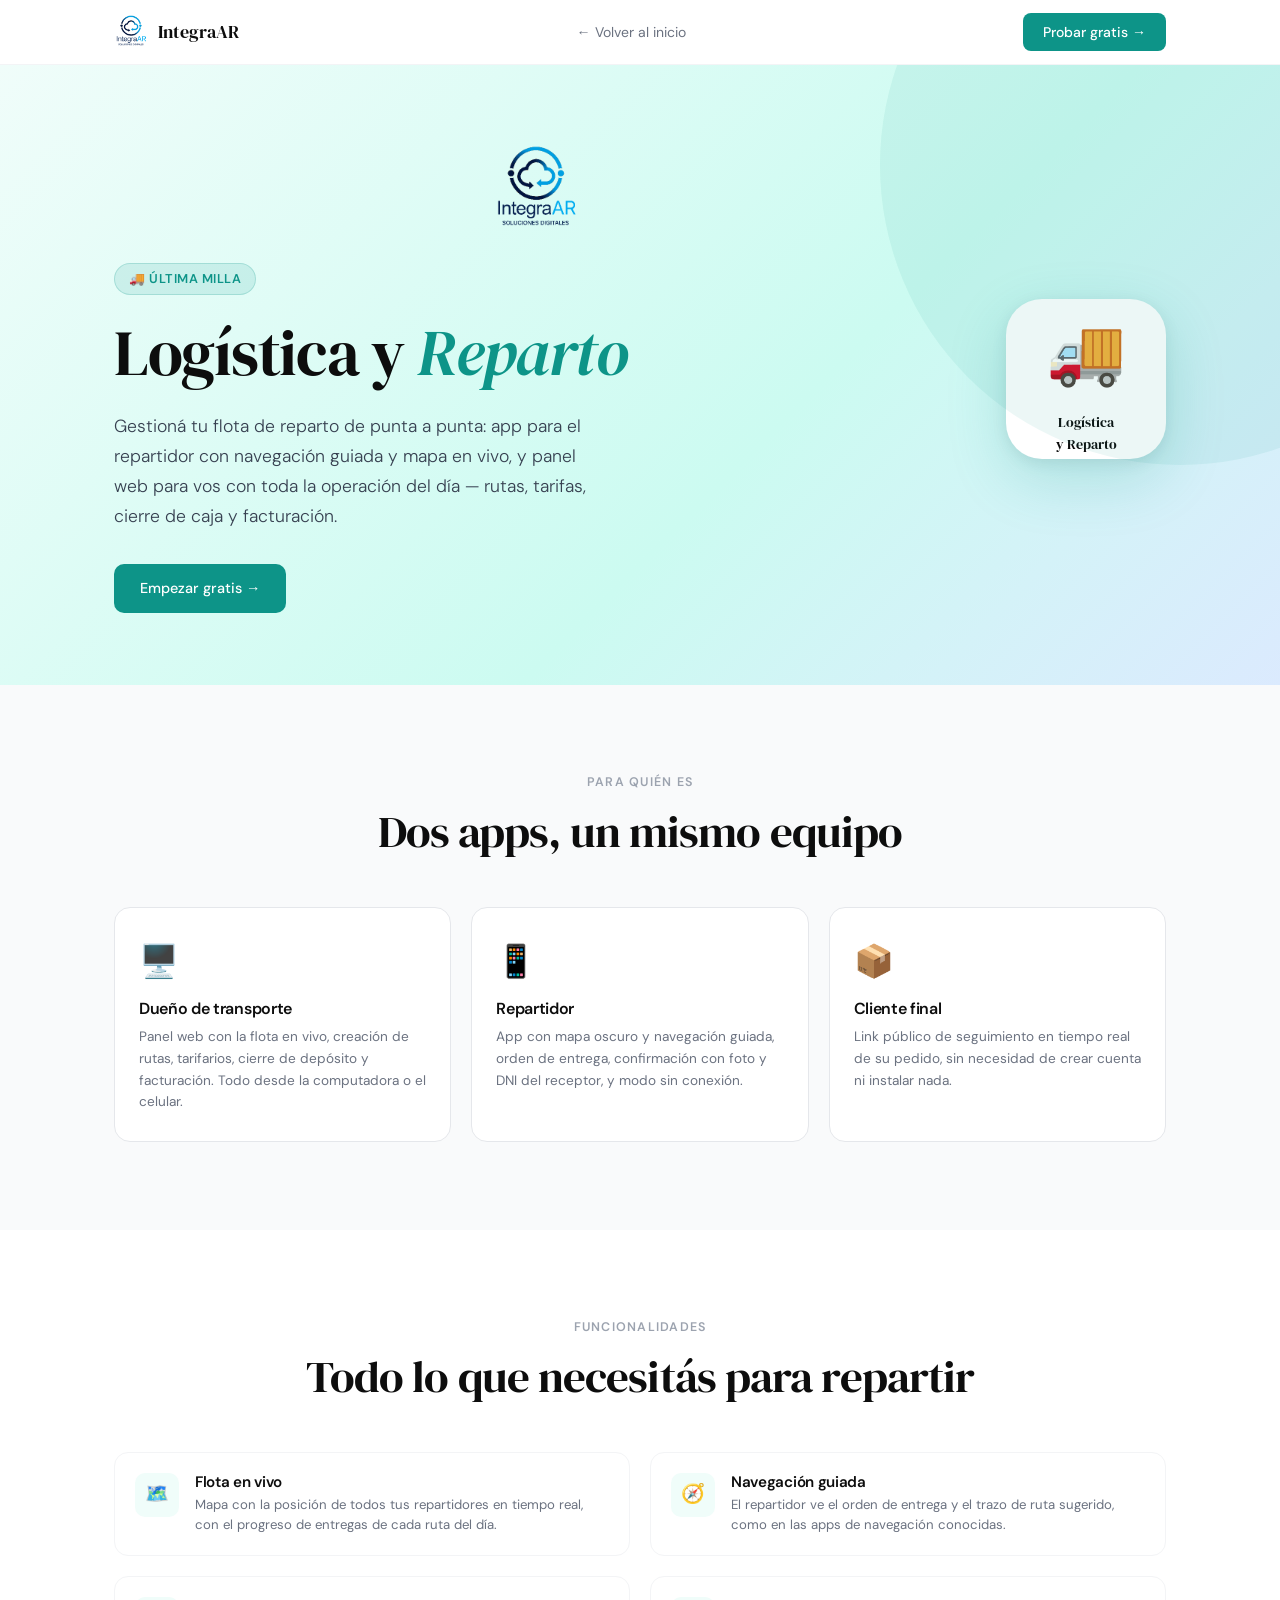
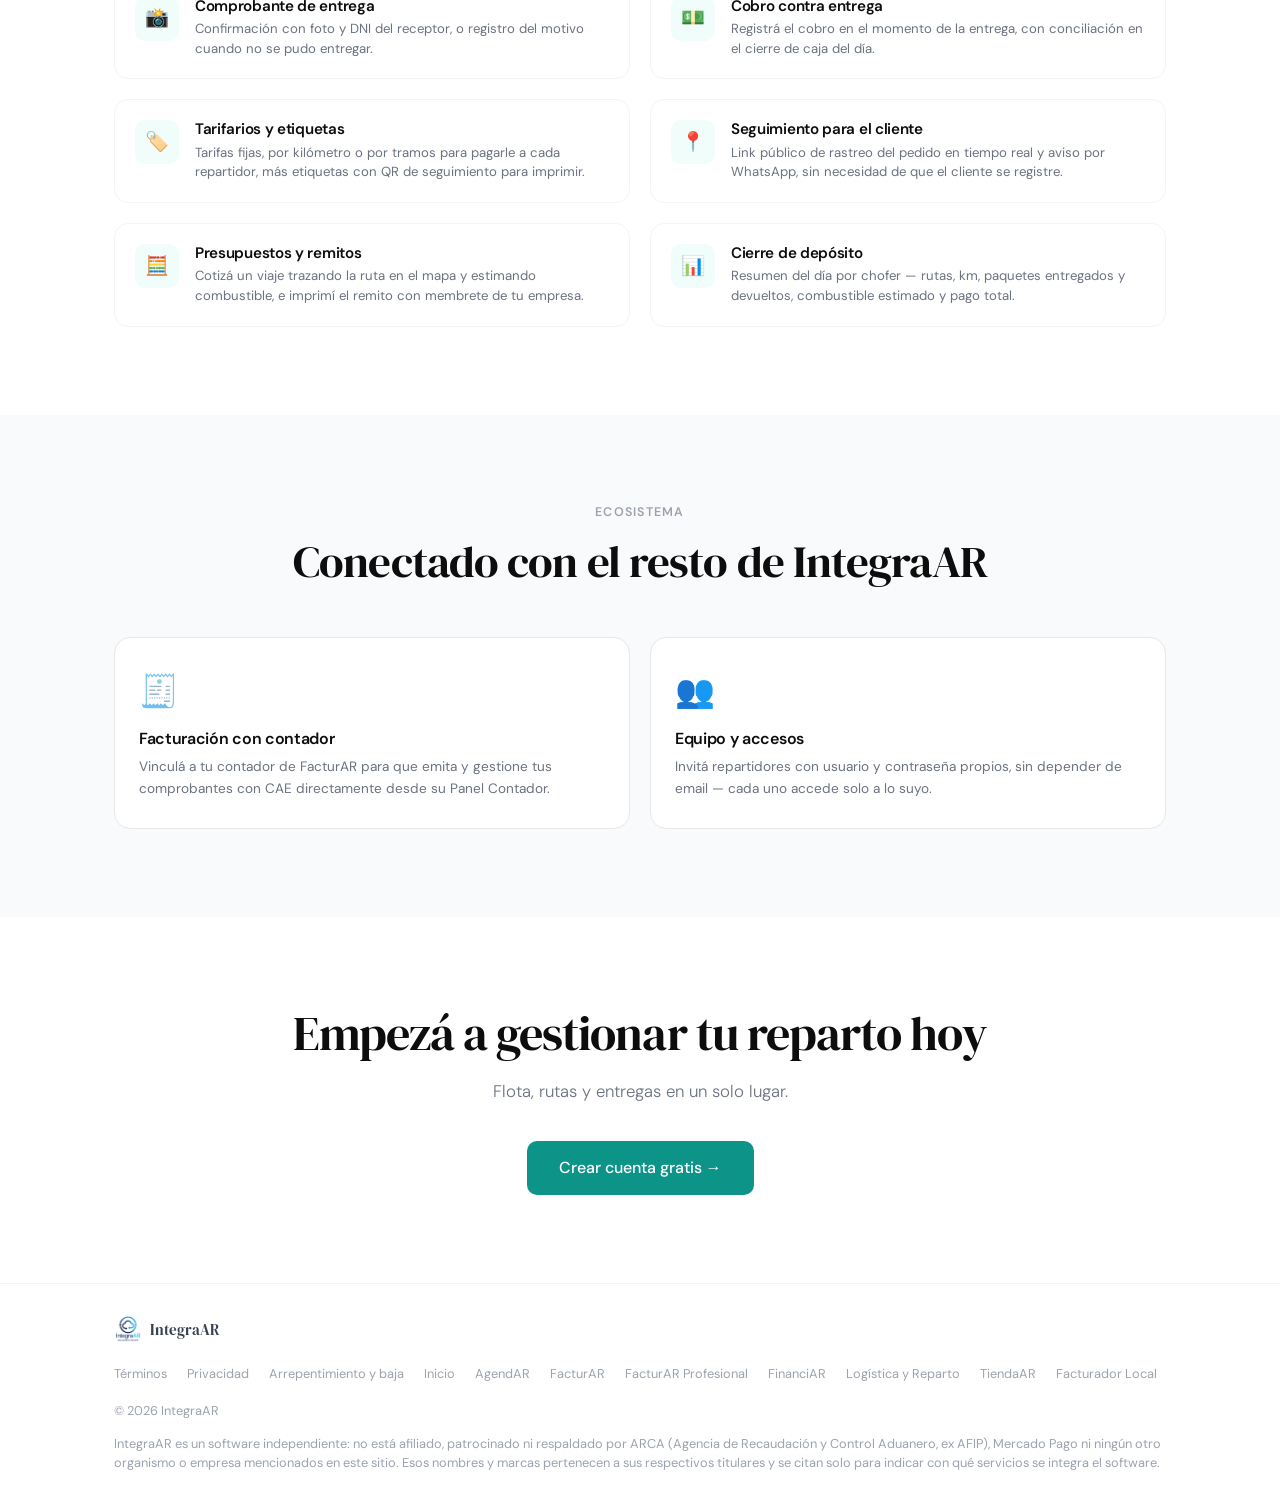
<file: lr.html>
<!DOCTYPE html>
<html lang="es">
<head>
  <meta charset="UTF-8" />
  <meta name="viewport" content="width=device-width, initial-scale=1.0" />
  <title>Logística y Reparto — Gestión de última milla</title>
  <meta name="description" content="Logística y Reparto: app para el repartidor con mapa en vivo y navegación guiada, y panel web para el dueño de transporte con flota en tiempo real, rutas, tarifarios y facturación." />
  <link rel="stylesheet" href="/fonts/fuentes.css" />
  <style>
    *, *::before, *::after { box-sizing: border-box; margin: 0; padding: 0; }
    :root {
      --white: #ffffff; --gray-50: #f9fafb; --gray-100: #f3f4f6;
      --gray-200: #e5e7eb; --gray-400: #9ca3af; --gray-500: #6b7280;
      --gray-700: #374151; --gray-900: #111827; --ink: #0d0d0d;
      --lr: #0d9488; --lr-l: #f0fdfa; --lr-d: #0f766e;
      --brand: #1a1a2e;
    }
    html { scroll-behavior: smooth; }
    body { font-family: 'DM Sans', sans-serif; color: var(--gray-900); background: var(--white); -webkit-font-smoothing: antialiased; line-height: 1.6; }
    h1,h2,h3,h4 { font-family: 'DM Serif Display', serif; font-weight: 400; line-height: 1.2; letter-spacing: -0.02em; }
    a { color: inherit; text-decoration: none; }
    .container { max-width: 1100px; margin: 0 auto; padding: 0 24px; }

    nav { position: sticky; top: 0; z-index: 100; background: rgba(255,255,255,.92); backdrop-filter: blur(12px); border-bottom: 1px solid var(--gray-100); }
    .nav-inner { max-width: 1100px; margin: 0 auto; padding: 0 24px; height: 64px; display: flex; align-items: center; justify-content: space-between; gap: 24px; }
    .nav-logo { display: flex; align-items: center; gap: 10px; font-family: 'DM Serif Display', serif; font-size: 1.1rem; color: var(--ink); }
    .nav-logo-mark { height: 34px; width: auto; display: block; }
    .footer-logo-mark { height: 28px; width: auto; display: block; }
    .product-hero-logo { height: 90px; width: auto; display: block; margin: 0 auto 28px; }
    .nav-back { font-size: 0.875rem; color: var(--gray-500); display: flex; align-items: center; gap: 6px; }
    .nav-back:hover { color: var(--ink); }
    .nav-cta { background: var(--lr); color: white; padding: 8px 20px; border-radius: 8px; font-size: 0.875rem; font-weight: 500; transition: opacity .2s; }
    .nav-cta:hover { opacity: 0.85; }

    .product-hero { padding: 80px 0 72px; background: linear-gradient(135deg, #f0fdfa 0%, #ccfbf1 60%, #dbeafe 100%); position: relative; overflow: hidden; }
    .product-hero::before { content: ''; position: absolute; width: 600px; height: 600px; border-radius: 50%; background: rgba(13,148,136,.08); right: -200px; top: -200px; pointer-events: none; }
    .product-hero-inner { display: flex; align-items: center; gap: 48px; flex-wrap: wrap; }
    .product-hero-text { flex: 1; min-width: 280px; }
    .product-eyebrow { display: inline-flex; align-items: center; gap: 8px; background: rgba(13,148,136,.12); border: 1px solid rgba(13,148,136,.2); padding: 5px 14px; border-radius: 100px; font-size: 0.8rem; font-weight: 600; color: var(--lr); margin-bottom: 20px; letter-spacing: 0.04em; text-transform: uppercase; }
    .product-hero h1 { font-size: clamp(2.4rem, 5vw, 4rem); color: var(--ink); margin-bottom: 20px; }
    .product-hero h1 em { font-style: italic; color: var(--lr); }
    .product-hero-sub { font-size: 1.1rem; color: var(--gray-700); max-width: 480px; font-weight: 300; margin-bottom: 32px; line-height: 1.7; }
    .hero-actions { display: flex; gap: 12px; flex-wrap: wrap; }
    .btn { display: inline-flex; align-items: center; gap: 8px; padding: 13px 26px; border-radius: 10px; font-weight: 500; font-size: 0.9rem; transition: all .2s; cursor: pointer; border: none; }
    .btn-teal { background: var(--lr); color: white; }
    .btn-teal:hover { background: var(--lr-d); transform: translateY(-1px); }
    .btn-ghost { background: rgba(255,255,255,.7); border: 1.5px solid rgba(13,148,136,.25); color: var(--lr); }
    .btn-ghost:hover { background: white; }

    .product-hero-visual { flex: 0 0 auto; }
    .hero-badge { width: 160px; height: 160px; background: white; border-radius: 36px; box-shadow: 0 20px 60px rgba(13,148,136,.2), 0 4px 16px rgba(0,0,0,.08); display: flex; flex-direction: column; align-items: center; justify-content: center; gap: 8px; font-size: 4rem; }
    .hero-badge-name { font-family: 'DM Serif Display', serif; font-size: 0.85rem; color: var(--ink); text-align: center; padding: 0 10px; }

    .planes-section { padding: 88px 0; }
    .section-label { text-align: center; font-size: 0.78rem; font-weight: 600; letter-spacing: 0.1em; text-transform: uppercase; color: var(--gray-400); margin-bottom: 12px; }
    .section-title { text-align: center; font-size: clamp(1.8rem, 3.5vw, 2.8rem); color: var(--ink); margin-bottom: 12px; }
    .section-sub { text-align: center; color: var(--gray-500); max-width: 480px; margin: 0 auto 56px; font-weight: 300; font-size: 1rem; }

    .roles-section { padding: 88px 0; background: var(--gray-50); }
    .roles-grid { display: grid; grid-template-columns: repeat(auto-fit, minmax(220px, 1fr)); gap: 20px; margin-top: 48px; }
    .role-card { background: white; border: 1.5px solid var(--gray-200); border-radius: 16px; padding: 28px 24px; }
    .role-icon { font-size: 2rem; margin-bottom: 12px; }
    .role-card h3 { font-family: 'DM Sans', sans-serif; font-size: 1rem; font-weight: 600; color: var(--ink); margin-bottom: 8px; }
    .role-card p { font-size: 0.85rem; color: var(--gray-500); line-height: 1.6; }

    .features-section { padding: 88px 0; }
    .features-grid { display: grid; grid-template-columns: 1fr 1fr; gap: 20px; margin-top: 48px; }
    .feature-item { display: flex; gap: 16px; align-items: flex-start; padding: 20px; border: 1.5px solid var(--gray-100); border-radius: 14px; }
    .feature-item:hover { border-color: var(--gray-200); background: var(--gray-50); }
    .feature-icon { width: 44px; height: 44px; background: var(--lr-l); border-radius: 10px; display: flex; align-items: center; justify-content: center; font-size: 1.2rem; flex-shrink: 0; }
    .feature-item h4 { font-family: 'DM Sans', sans-serif; font-size: 0.95rem; font-weight: 600; color: var(--ink); margin-bottom: 4px; }
    .feature-item p { font-size: 0.825rem; color: var(--gray-500); line-height: 1.5; }

    .addons-section { padding: 88px 0; background: var(--gray-50); }
    .addons-grid { display: grid; grid-template-columns: repeat(auto-fit, minmax(220px, 1fr)); gap: 20px; margin-top: 48px; }
    .addon-card { background: white; border: 1.5px solid var(--gray-200); border-radius: 16px; padding: 28px 24px; position: relative; }
    .addon-badge { position: absolute; top: 20px; right: 20px; font-size: 0.7rem; font-weight: 600; color: var(--lr); background: var(--lr-l); padding: 3px 10px; border-radius: 100px; }
    .addon-icon { font-size: 2rem; margin-bottom: 12px; }
    .addon-card h3 { font-family: 'DM Sans', sans-serif; font-size: 1rem; font-weight: 600; color: var(--ink); margin-bottom: 8px; }
    .addon-card p { font-size: 0.85rem; color: var(--gray-500); line-height: 1.6; }

    .final-cta { padding: 88px 0; text-align: center; }
    .final-cta h2 { font-size: clamp(2rem, 4vw, 3rem); color: var(--ink); margin-bottom: 16px; }
    .final-cta p { color: var(--gray-500); margin-bottom: 36px; font-size: 1.05rem; font-weight: 300; }

    footer { border-top: 1px solid var(--gray-100); padding: 32px 0; }
    .footer-inner { display: flex; align-items: center; justify-content: space-between; gap: 16px; flex-wrap: wrap; }
    .footer-logo { display: flex; align-items: center; gap: 8px; font-family: 'DM Serif Display', serif; font-size: 0.95rem; color: var(--gray-700); text-decoration: none; }
    .footer-links { display: flex; gap: 20px; list-style: none; }
    .footer-links a { font-size: 0.8rem; color: var(--gray-400); }
    .footer-links a:hover { color: var(--gray-700); }
    .footer-copy { font-size: 0.8rem; color: var(--gray-400); }

    @media (max-width: 768px) {
      .features-grid { grid-template-columns: 1fr; }
      .product-hero-inner { flex-direction: column; }
      .hero-badge { width: 120px; height: 120px; font-size: 3rem; border-radius: 28px; }
      .footer-inner { flex-direction: column; text-align: center; }
      .footer-links { flex-wrap: wrap; justify-content: center; }
    }
  </style>
</head>
<body>

  <nav>
    <div class="nav-inner">
      <a href="/" class="nav-logo">
        <img src="/logo-completo-2.png" alt="IntegraAR" class="nav-logo-mark" />
        <span>IntegraAR</span>
      </a>
      <a href="/" class="nav-back">← Volver al inicio</a>
      <a href="https://dashboard-web-five-rho.vercel.app" target="_blank" rel="noopener" class="nav-cta">Probar gratis →</a>
    </div>
  </nav>

  <section class="product-hero">
    <div class="container">
      <div class="product-hero-inner">
        <div class="product-hero-text">
          <img src="/logo-completo-2.png" alt="IntegraAR" class="product-hero-logo" />
          <div class="product-eyebrow">🚚 Última milla</div>
          <h1>Logística y <em>Reparto</em></h1>
          <p class="product-hero-sub">
            Gestioná tu flota de reparto de punta a punta: app para el repartidor con
            navegación guiada y mapa en vivo, y panel web para vos con toda la operación
            del día — rutas, tarifas, cierre de caja y facturación.
          </p>
          <div class="hero-actions">
            <a href="https://dashboard-web-five-rho.vercel.app" target="_blank" rel="noopener" class="btn btn-teal">
              Empezar gratis →
            </a>
          </div>
        </div>
        <div class="product-hero-visual">
          <div class="hero-badge">
            🚚
            <div class="hero-badge-name">Logística<br/>y Reparto</div>
          </div>
        </div>
      </div>
    </div>
  </section>

  <!-- Roles -->
  <section class="roles-section">
    <div class="container">
      <div class="section-label">Para quién es</div>
      <h2 class="section-title">Dos apps, un mismo equipo</h2>
      <div class="roles-grid">
        <div class="role-card">
          <div class="role-icon">🖥️</div>
          <h3>Dueño de transporte</h3>
          <p>Panel web con la flota en vivo, creación de rutas, tarifarios, cierre de depósito y facturación. Todo desde la computadora o el celular.</p>
        </div>
        <div class="role-card">
          <div class="role-icon">📱</div>
          <h3>Repartidor</h3>
          <p>App con mapa oscuro y navegación guiada, orden de entrega, confirmación con foto y DNI del receptor, y modo sin conexión.</p>
        </div>
        <div class="role-card">
          <div class="role-icon">📦</div>
          <h3>Cliente final</h3>
          <p>Link público de seguimiento en tiempo real de su pedido, sin necesidad de crear cuenta ni instalar nada.</p>
        </div>
      </div>
    </div>
  </section>

  <!-- Features -->
  <section class="features-section">
    <div class="container">
      <div class="section-label">Funcionalidades</div>
      <h2 class="section-title">Todo lo que necesitás para repartir</h2>
      <div class="features-grid">
        <div class="feature-item">
          <div class="feature-icon">🗺️</div>
          <div>
            <h4>Flota en vivo</h4>
            <p>Mapa con la posición de todos tus repartidores en tiempo real, con el progreso de entregas de cada ruta del día.</p>
          </div>
        </div>
        <div class="feature-item">
          <div class="feature-icon">🧭</div>
          <div>
            <h4>Navegación guiada</h4>
            <p>El repartidor ve el orden de entrega y el trazo de ruta sugerido, como en las apps de navegación conocidas.</p>
          </div>
        </div>
        <div class="feature-item">
          <div class="feature-icon">📸</div>
          <div>
            <h4>Comprobante de entrega</h4>
            <p>Confirmación con foto y DNI del receptor, o registro del motivo cuando no se pudo entregar.</p>
          </div>
        </div>
        <div class="feature-item">
          <div class="feature-icon">💵</div>
          <div>
            <h4>Cobro contra entrega</h4>
            <p>Registrá el cobro en el momento de la entrega, con conciliación en el cierre de caja del día.</p>
          </div>
        </div>
        <div class="feature-item">
          <div class="feature-icon">🏷️</div>
          <div>
            <h4>Tarifarios y etiquetas</h4>
            <p>Tarifas fijas, por kilómetro o por tramos para pagarle a cada repartidor, más etiquetas con QR de seguimiento para imprimir.</p>
          </div>
        </div>
        <div class="feature-item">
          <div class="feature-icon">📍</div>
          <div>
            <h4>Seguimiento para el cliente</h4>
            <p>Link público de rastreo del pedido en tiempo real y aviso por WhatsApp, sin necesidad de que el cliente se registre.</p>
          </div>
        </div>
        <div class="feature-item">
          <div class="feature-icon">🧮</div>
          <div>
            <h4>Presupuestos y remitos</h4>
            <p>Cotizá un viaje trazando la ruta en el mapa y estimando combustible, e imprimí el remito con membrete de tu empresa.</p>
          </div>
        </div>
        <div class="feature-item">
          <div class="feature-icon">📊</div>
          <div>
            <h4>Cierre de depósito</h4>
            <p>Resumen del día por chofer — rutas, km, paquetes entregados y devueltos, combustible estimado y pago total.</p>
          </div>
        </div>
      </div>
    </div>
  </section>

  <!-- Addons -->
  <section class="addons-section">
    <div class="container">
      <div class="section-label">Ecosistema</div>
      <h2 class="section-title">Conectado con el resto de IntegraAR</h2>
      <div class="addons-grid">
        <div class="addon-card">
          <div class="addon-icon">🧾</div>
          <h3>Facturación con contador</h3>
          <p>Vinculá a tu contador de FacturAR para que emita y gestione tus comprobantes con CAE directamente desde su Panel Contador.</p>
        </div>
        <div class="addon-card">
          <div class="addon-icon">👥</div>
          <h3>Equipo y accesos</h3>
          <p>Invitá repartidores con usuario y contraseña propios, sin depender de email — cada uno accede solo a lo suyo.</p>
        </div>
      </div>
    </div>
  </section>

  <section class="final-cta">
    <div class="container">
      <h2>Empezá a gestionar tu reparto hoy</h2>
      <p>Flota, rutas y entregas en un solo lugar.</p>
      <div style="display:flex;gap:12px;justify-content:center;flex-wrap:wrap;">
        <a href="https://dashboard-web-five-rho.vercel.app" target="_blank" rel="noopener" class="btn btn-teal" style="padding:14px 32px;font-size:1rem;">
          Crear cuenta gratis →
        </a>
      </div>
    </div>
  </section>

  <footer>
    <div class="container">
      <div class="footer-inner">
        <a href="/" class="footer-logo">
          <img src="/logo-completo-2.png" alt="IntegraAR" class="footer-logo-mark" />
          <span>IntegraAR</span>
        </a>
        <ul class="footer-links">
          <li><a href="/terminos">Términos</a></li>
          <li><a href="/privacidad">Privacidad</a></li>
          <li><a href="/arrepentimiento">Arrepentimiento y baja</a></li>
          <li><a href="/">Inicio</a></li>
          <li><a href="/agendar">AgendAR</a></li>
          <li><a href="/facturar">FacturAR</a></li>
          <li><a href="/profesional">FacturAR Profesional</a></li>
          <li><a href="/financiar">FinanciAR</a></li>
          <li><a href="/lr">Logística y Reparto</a></li>
          <li><a href="/tienda">TiendaAR</a></li>
          <li><a href="/facturador-local">Facturador Local</a></li>
        </ul>
        <p class="footer-copy">© 2026 IntegraAR</p>
      </div>
    </div>
  <p class="footer-copy" style="max-width:1100px;margin:.75rem auto 0;padding:0 24px;line-height:1.5">IntegraAR es un software independiente: no está afiliado, patrocinado ni respaldado por ARCA (Agencia de Recaudación y Control Aduanero, ex AFIP), Mercado Pago ni ningún otro organismo o empresa mencionados en este sitio. Esos nombres y marcas pertenecen a sus respectivos titulares y se citan solo para indicar con qué servicios se integra el software.</p>
  </footer>

</body>
</html>
</file>
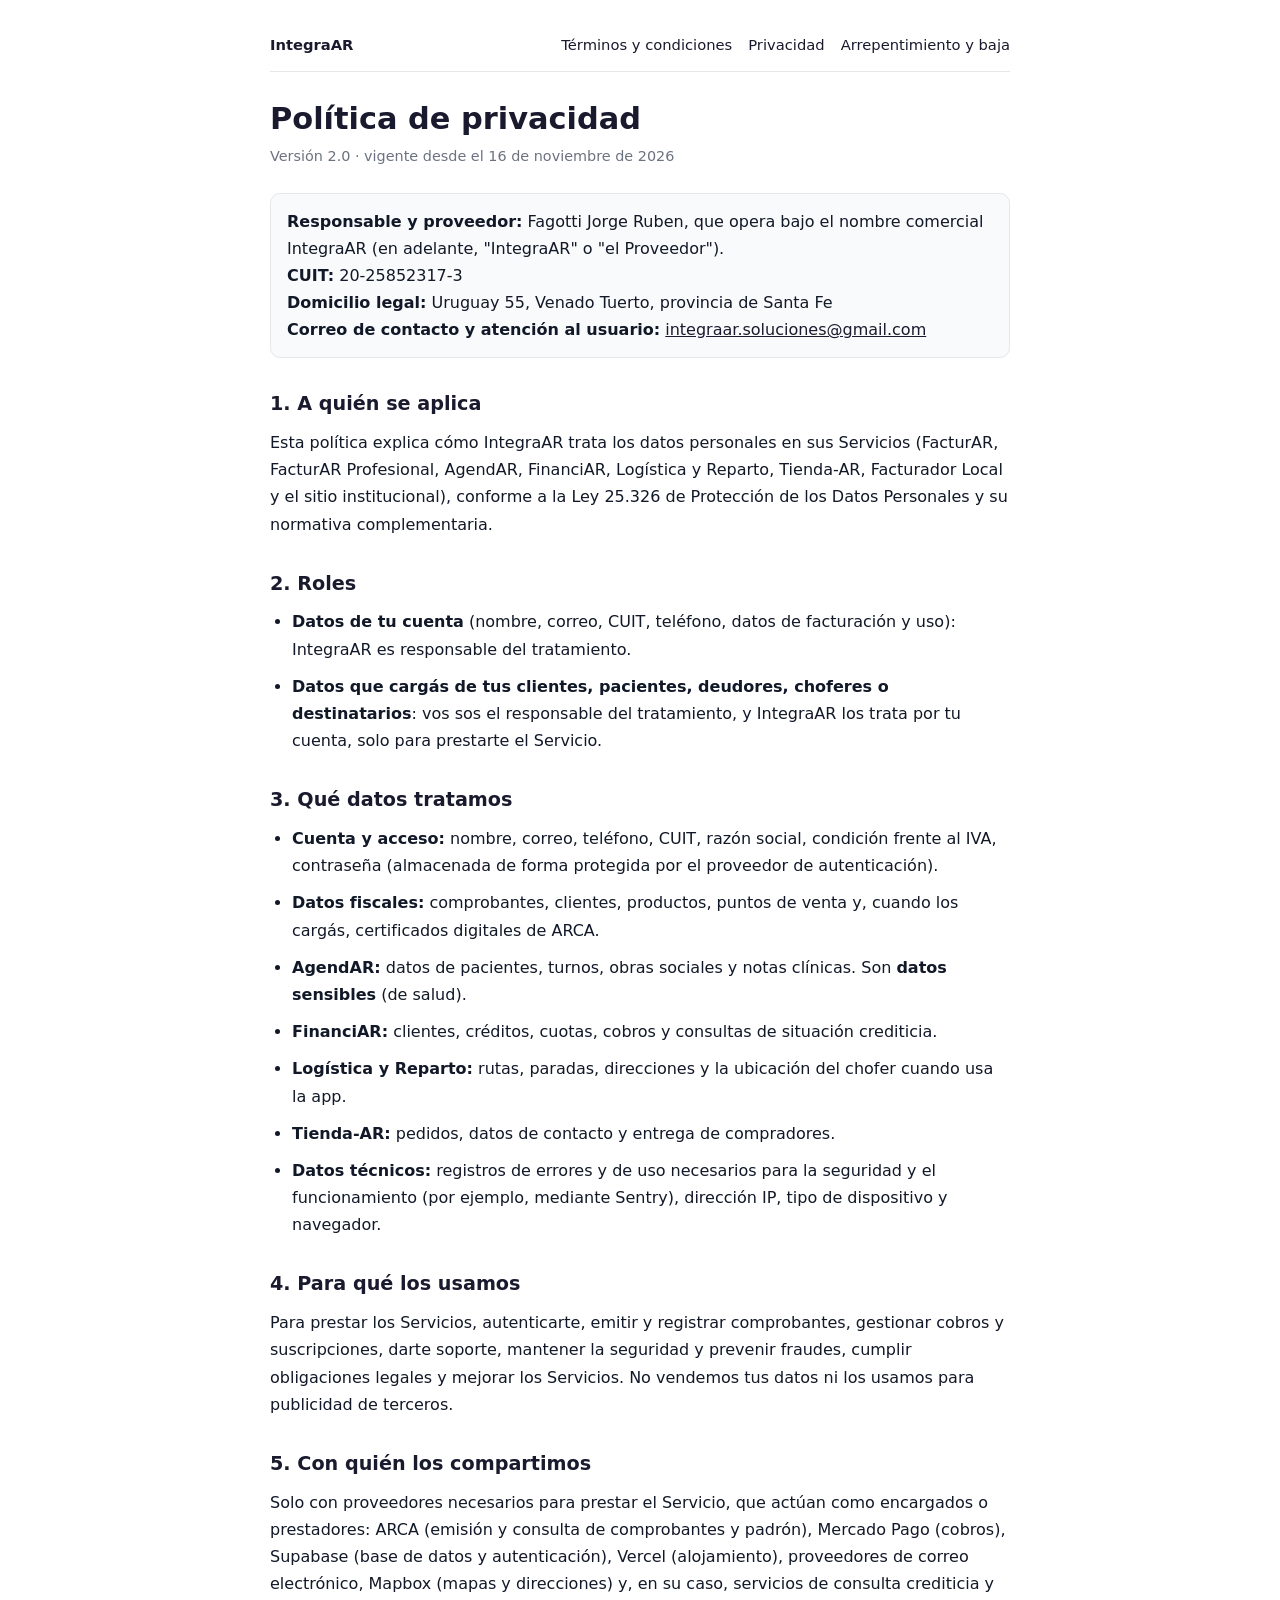
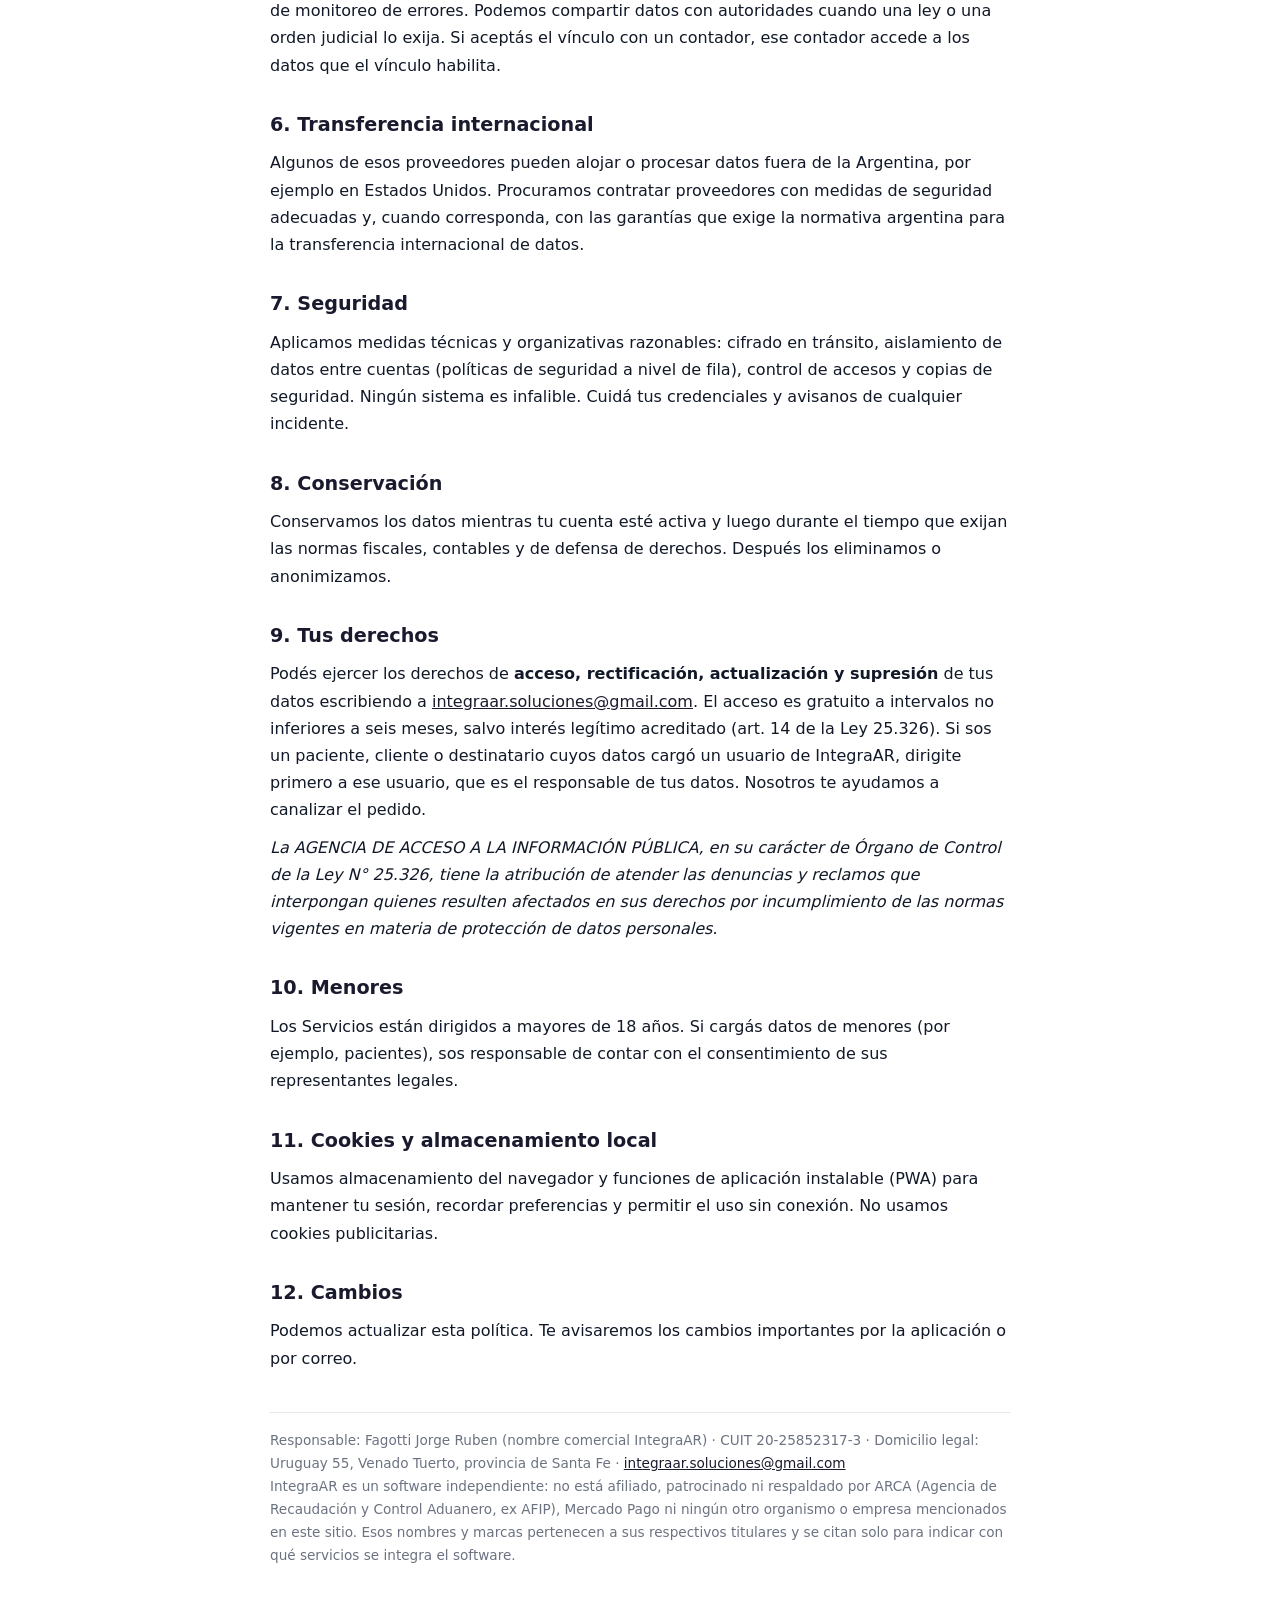
<file: privacidad.html>
<!DOCTYPE html>
<html lang="es">
<head>
<meta charset="UTF-8" />
<meta name="viewport" content="width=device-width, initial-scale=1.0" />
<title>Política de privacidad — IntegraAR</title>
<meta name="description" content="Cómo trata IntegraAR los datos personales." />
<style>
*,*::before,*::after{box-sizing:border-box;margin:0;padding:0}
:root{--bg:#fff;--fg:#111827;--mut:#6b7280;--line:#e5e7eb;--acc:#1a1a2e;--soft:#f9fafb;--warn-bg:#fffbeb;--warn-bd:#f59e0b}
@media (prefers-color-scheme:dark){:root{--bg:#0f1115;--fg:#e5e7eb;--mut:#9ca3af;--line:#262a33;--acc:#c7d2fe;--soft:#161a21;--warn-bg:#2a2210;--warn-bd:#b45309}}
body{font-family:system-ui,-apple-system,"Segoe UI",Roboto,Arial,sans-serif;background:var(--bg);color:var(--fg);line-height:1.7;-webkit-font-smoothing:antialiased;overflow-wrap:anywhere}
.wrap{max-width:780px;margin:0 auto;padding:32px 20px 80px}
nav.top{display:flex;flex-wrap:wrap;gap:14px;align-items:center;justify-content:space-between;border-bottom:1px solid var(--line);padding-bottom:14px;margin-bottom:28px;font-size:.92rem}
nav.top a{color:var(--acc);text-decoration:none}nav.top a:hover{text-decoration:underline}
nav.top .links{display:flex;gap:16px;flex-wrap:wrap}
h1{font-size:1.9rem;line-height:1.25;margin-bottom:6px;color:var(--acc)}
.meta{color:var(--mut);font-size:.9rem;margin-bottom:24px}
h2{font-size:1.2rem;margin:30px 0 8px;color:var(--acc)}
p,li{margin-bottom:10px}ul,ol{padding-left:22px;margin-bottom:10px}
a{color:var(--acc)}
.box{background:var(--soft);border:1px solid var(--line);border-radius:10px;padding:14px 16px;margin:14px 0}
.pend{background:var(--warn-bg);border:1px solid var(--warn-bd);border-radius:10px;padding:12px 14px;margin:14px 0;font-size:.92rem}
label{display:block;font-weight:600;margin:14px 0 4px;font-size:.92rem}
input,select,textarea{width:100%;padding:10px 12px;border:1px solid var(--line);border-radius:8px;font:inherit;background:var(--bg);color:var(--fg)}
textarea{min-height:90px}
button{margin-top:18px;padding:12px 22px;border:0;border-radius:8px;background:var(--acc);color:var(--bg);font:inherit;font-weight:600;cursor:pointer}
footer{margin-top:40px;border-top:1px solid var(--line);padding-top:16px;color:var(--mut);font-size:.85rem}
</style>
</head>
<body>
<div class="wrap">
<nav class="top"><a href="/"><strong>IntegraAR</strong></a><div class="links"><a href="/terminos">Términos y condiciones</a><a href="/privacidad">Privacidad</a><a href="/arrepentimiento">Arrepentimiento y baja</a></div></nav>

<h1>Política de privacidad</h1>
<p class="meta">Versión 2.0 · vigente desde el 16 de noviembre de 2026</p>

<div class="box"><strong>Responsable y proveedor:</strong> Fagotti Jorge Ruben, que opera bajo el nombre comercial IntegraAR (en adelante, "IntegraAR" o "el Proveedor").<br>
<strong>CUIT:</strong> 20-25852317-3<br>
<strong>Domicilio legal:</strong> Uruguay 55, Venado Tuerto, provincia de Santa Fe<br>
<strong>Correo de contacto y atención al usuario:</strong> <a href="mailto:integraar.soluciones@gmail.com">integraar.soluciones@gmail.com</a></div>

<h2>1. A quién se aplica</h2>
<p>Esta política explica cómo IntegraAR trata los datos personales en sus Servicios (FacturAR, FacturAR Profesional, AgendAR, FinanciAR, Logística y Reparto, Tienda-AR, Facturador Local y el sitio institucional), conforme a la Ley 25.326 de Protección de los Datos Personales y su normativa complementaria.</p>

<h2>2. Roles</h2>
<ul>
<li><strong>Datos de tu cuenta</strong> (nombre, correo, CUIT, teléfono, datos de facturación y uso): IntegraAR es responsable del tratamiento.</li>
<li><strong>Datos que cargás de tus clientes, pacientes, deudores, choferes o destinatarios</strong>: vos sos el responsable del tratamiento, y IntegraAR los trata por tu cuenta, solo para prestarte el Servicio.</li>
</ul>

<h2>3. Qué datos tratamos</h2>
<ul>
<li><strong>Cuenta y acceso:</strong> nombre, correo, teléfono, CUIT, razón social, condición frente al IVA, contraseña (almacenada de forma protegida por el proveedor de autenticación).</li>
<li><strong>Datos fiscales:</strong> comprobantes, clientes, productos, puntos de venta y, cuando los cargás, certificados digitales de ARCA.</li>
<li><strong>AgendAR:</strong> datos de pacientes, turnos, obras sociales y notas clínicas. Son <strong>datos sensibles</strong> (de salud).</li>
<li><strong>FinanciAR:</strong> clientes, créditos, cuotas, cobros y consultas de situación crediticia.</li>
<li><strong>Logística y Reparto:</strong> rutas, paradas, direcciones y la ubicación del chofer cuando usa la app.</li>
<li><strong>Tienda-AR:</strong> pedidos, datos de contacto y entrega de compradores.</li>
<li><strong>Datos técnicos:</strong> registros de errores y de uso necesarios para la seguridad y el funcionamiento (por ejemplo, mediante Sentry), dirección IP, tipo de dispositivo y navegador.</li>
</ul>

<h2>4. Para qué los usamos</h2>
<p>Para prestar los Servicios, autenticarte, emitir y registrar comprobantes, gestionar cobros y suscripciones, darte soporte, mantener la seguridad y prevenir fraudes, cumplir obligaciones legales y mejorar los Servicios. No vendemos tus datos ni los usamos para publicidad de terceros.</p>

<h2>5. Con quién los compartimos</h2>
<p>Solo con proveedores necesarios para prestar el Servicio, que actúan como encargados o prestadores: ARCA (emisión y consulta de comprobantes y padrón), Mercado Pago (cobros), Supabase (base de datos y autenticación), Vercel (alojamiento), proveedores de correo electrónico, Mapbox (mapas y direcciones) y, en su caso, servicios de consulta crediticia y de monitoreo de errores. Podemos compartir datos con autoridades cuando una ley o una orden judicial lo exija. Si aceptás el vínculo con un contador, ese contador accede a los datos que el vínculo habilita.</p>

<h2>6. Transferencia internacional</h2>
<p>Algunos de esos proveedores pueden alojar o procesar datos fuera de la Argentina, por ejemplo en Estados Unidos. Procuramos contratar proveedores con medidas de seguridad adecuadas y, cuando corresponda, con las garantías que exige la normativa argentina para la transferencia internacional de datos.</p>

<h2>7. Seguridad</h2>
<p>Aplicamos medidas técnicas y organizativas razonables: cifrado en tránsito, aislamiento de datos entre cuentas (políticas de seguridad a nivel de fila), control de accesos y copias de seguridad. Ningún sistema es infalible. Cuidá tus credenciales y avisanos de cualquier incidente.</p>

<h2>8. Conservación</h2>
<p>Conservamos los datos mientras tu cuenta esté activa y luego durante el tiempo que exijan las normas fiscales, contables y de defensa de derechos. Después los eliminamos o anonimizamos.</p>

<h2>9. Tus derechos</h2>
<p>Podés ejercer los derechos de <strong>acceso, rectificación, actualización y supresión</strong> de tus datos escribiendo a <a href="mailto:integraar.soluciones@gmail.com">integraar.soluciones@gmail.com</a>. El acceso es gratuito a intervalos no inferiores a seis meses, salvo interés legítimo acreditado (art. 14 de la Ley 25.326). Si sos un paciente, cliente o destinatario cuyos datos cargó un usuario de IntegraAR, dirigite primero a ese usuario, que es el responsable de tus datos. Nosotros te ayudamos a canalizar el pedido.</p>
<p><em>La AGENCIA DE ACCESO A LA INFORMACIÓN PÚBLICA, en su carácter de Órgano de Control de la Ley N° 25.326, tiene la atribución de atender las denuncias y reclamos que interpongan quienes resulten afectados en sus derechos por incumplimiento de las normas vigentes en materia de protección de datos personales.</em></p>

<h2>10. Menores</h2>
<p>Los Servicios están dirigidos a mayores de 18 años. Si cargás datos de menores (por ejemplo, pacientes), sos responsable de contar con el consentimiento de sus representantes legales.</p>

<h2>11. Cookies y almacenamiento local</h2>
<p>Usamos almacenamiento del navegador y funciones de aplicación instalable (PWA) para mantener tu sesión, recordar preferencias y permitir el uso sin conexión. No usamos cookies publicitarias.</p>

<h2>12. Cambios</h2>
<p>Podemos actualizar esta política. Te avisaremos los cambios importantes por la aplicación o por correo.</p>

<footer>Responsable: Fagotti Jorge Ruben (nombre comercial IntegraAR) · CUIT 20-25852317-3 · Domicilio legal: Uruguay 55, Venado Tuerto, provincia de Santa Fe · <a href="mailto:integraar.soluciones@gmail.com">integraar.soluciones@gmail.com</a><br>IntegraAR es un software independiente: no está afiliado, patrocinado ni respaldado por ARCA (Agencia de Recaudación y Control Aduanero, ex AFIP), Mercado Pago ni ningún otro organismo o empresa mencionados en este sitio. Esos nombres y marcas pertenecen a sus respectivos titulares y se citan solo para indicar con qué servicios se integra el software.</footer>
</div>

</body>
</html>
</file>
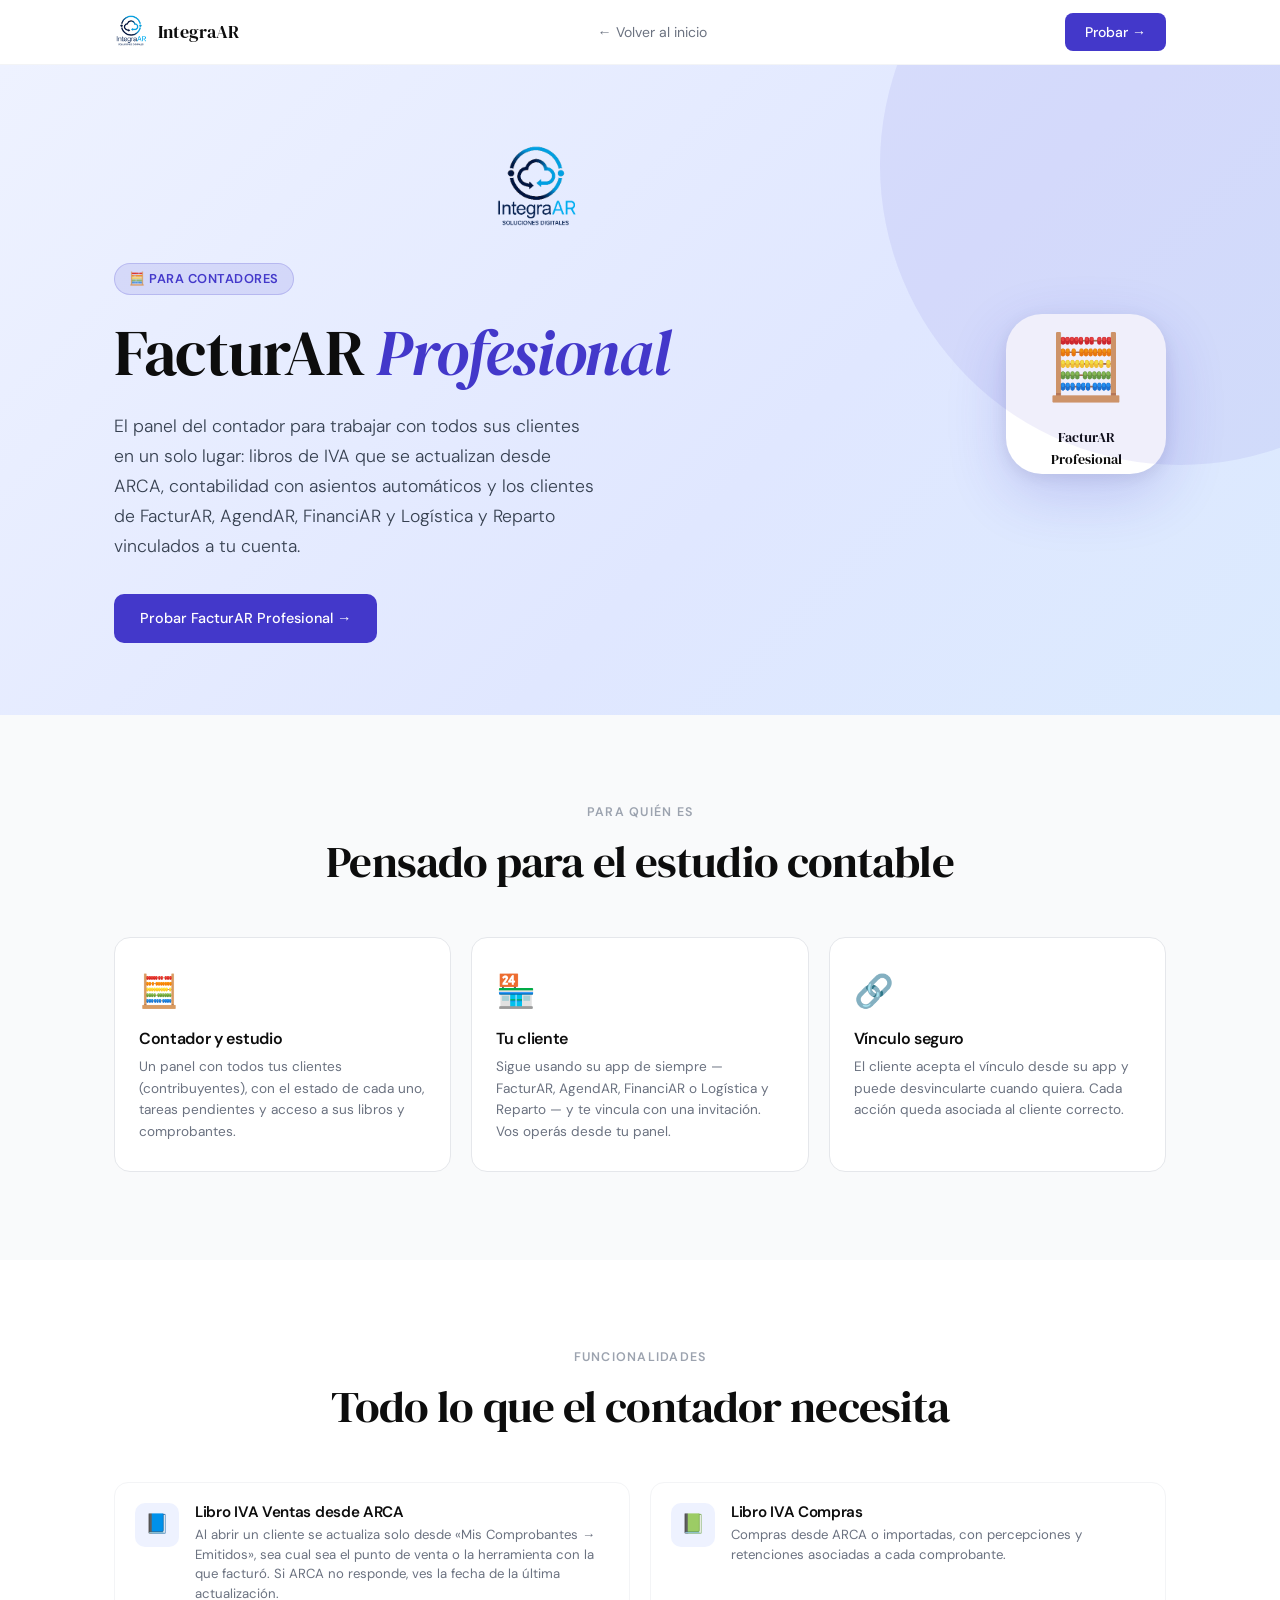
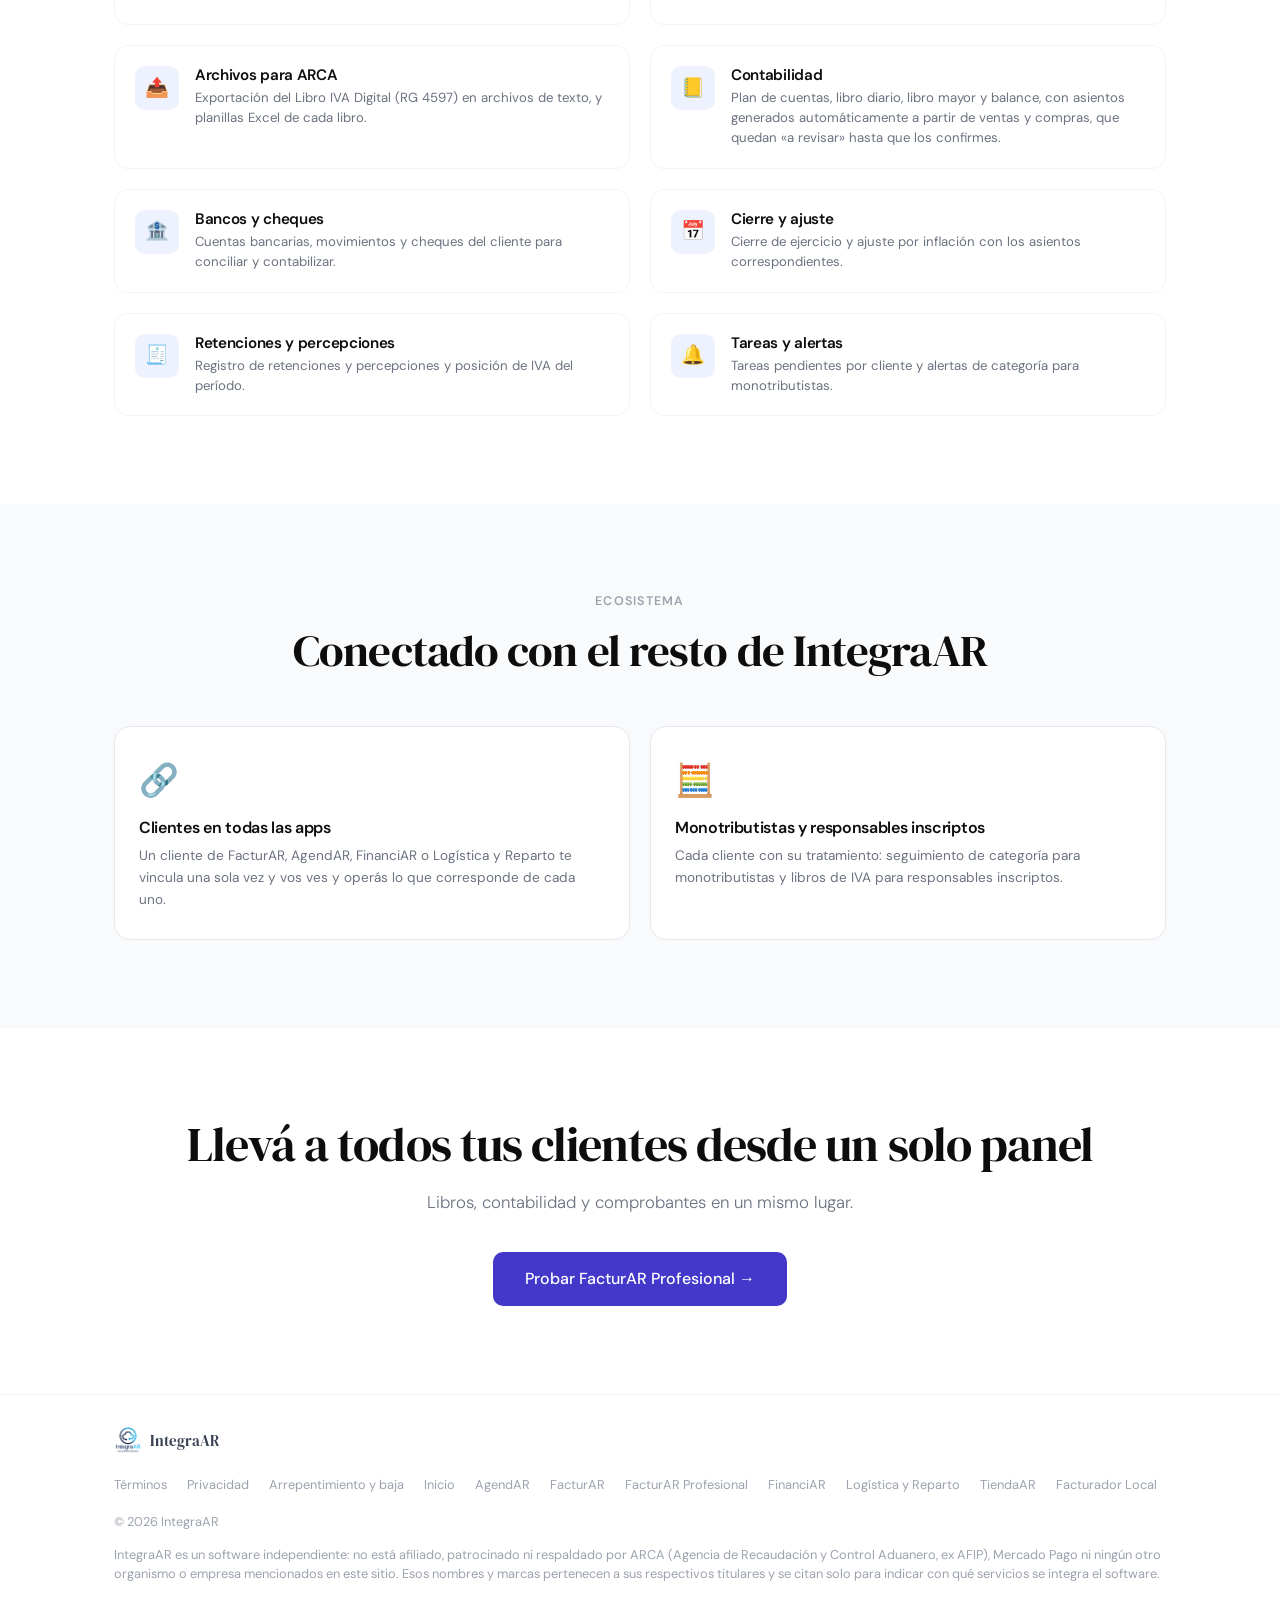
<file: profesional.html>
<!DOCTYPE html>
<html lang="es">
<head>
  <meta charset="UTF-8" />
  <meta name="viewport" content="width=device-width, initial-scale=1.0" />
  <title>FacturAR Profesional — Panel para contadores y estudios</title>
  <meta name="description" content="FacturAR Profesional: el panel del contador para operar con todos sus clientes. Libro IVA desde ARCA, contabilidad, libros, retenciones y vínculo con las apps de IntegraAR." />
  <link rel="stylesheet" href="/fonts/fuentes.css" />
  <style>
    *, *::before, *::after { box-sizing: border-box; margin: 0; padding: 0; }
    :root {
      --white: #ffffff; --gray-50: #f9fafb; --gray-100: #f3f4f6;
      --gray-200: #e5e7eb; --gray-400: #9ca3af; --gray-500: #6b7280;
      --gray-700: #374151; --gray-900: #111827; --ink: #0d0d0d;
      --lr: #4338ca; --lr-l: #eef2ff; --lr-d: #3730a3;
      --brand: #1a1a2e;
    }
    html { scroll-behavior: smooth; }
    body { font-family: 'DM Sans', sans-serif; color: var(--gray-900); background: var(--white); -webkit-font-smoothing: antialiased; line-height: 1.6; }
    h1,h2,h3,h4 { font-family: 'DM Serif Display', serif; font-weight: 400; line-height: 1.2; letter-spacing: -0.02em; }
    a { color: inherit; text-decoration: none; }
    .container { max-width: 1100px; margin: 0 auto; padding: 0 24px; }

    nav { position: sticky; top: 0; z-index: 100; background: rgba(255,255,255,.92); backdrop-filter: blur(12px); border-bottom: 1px solid var(--gray-100); }
    .nav-inner { max-width: 1100px; margin: 0 auto; padding: 0 24px; height: 64px; display: flex; align-items: center; justify-content: space-between; gap: 24px; }
    .nav-logo { display: flex; align-items: center; gap: 10px; font-family: 'DM Serif Display', serif; font-size: 1.1rem; color: var(--ink); }
    .nav-logo-mark { height: 34px; width: auto; display: block; }
    .footer-logo-mark { height: 28px; width: auto; display: block; }
    .product-hero-logo { height: 90px; width: auto; display: block; margin: 0 auto 28px; }
    .nav-back { font-size: 0.875rem; color: var(--gray-500); display: flex; align-items: center; gap: 6px; }
    .nav-back:hover { color: var(--ink); }
    .nav-cta { background: var(--lr); color: white; padding: 8px 20px; border-radius: 8px; font-size: 0.875rem; font-weight: 500; transition: opacity .2s; }
    .nav-cta:hover { opacity: 0.85; }

    .product-hero { padding: 80px 0 72px; background: linear-gradient(135deg, #eef2ff 0%, #e0e7ff 60%, #dbeafe 100%); position: relative; overflow: hidden; }
    .product-hero::before { content: ''; position: absolute; width: 600px; height: 600px; border-radius: 50%; background: rgba(67,56,202,.08); right: -200px; top: -200px; pointer-events: none; }
    .product-hero-inner { display: flex; align-items: center; gap: 48px; flex-wrap: wrap; }
    .product-hero-text { flex: 1; min-width: 280px; }
    .product-eyebrow { display: inline-flex; align-items: center; gap: 8px; background: rgba(67,56,202,.12); border: 1px solid rgba(67,56,202,.2); padding: 5px 14px; border-radius: 100px; font-size: 0.8rem; font-weight: 600; color: var(--lr); margin-bottom: 20px; letter-spacing: 0.04em; text-transform: uppercase; }
    .product-hero h1 { font-size: clamp(2.4rem, 5vw, 4rem); color: var(--ink); margin-bottom: 20px; }
    .product-hero h1 em { font-style: italic; color: var(--lr); }
    .product-hero-sub { font-size: 1.1rem; color: var(--gray-700); max-width: 480px; font-weight: 300; margin-bottom: 32px; line-height: 1.7; }
    .hero-actions { display: flex; gap: 12px; flex-wrap: wrap; }
    .btn { display: inline-flex; align-items: center; gap: 8px; padding: 13px 26px; border-radius: 10px; font-weight: 500; font-size: 0.9rem; transition: all .2s; cursor: pointer; border: none; }
    .btn-teal { background: var(--lr); color: white; }
    .btn-teal:hover { background: var(--lr-d); transform: translateY(-1px); }
    .btn-ghost { background: rgba(255,255,255,.7); border: 1.5px solid rgba(67,56,202,.25); color: var(--lr); }
    .btn-ghost:hover { background: white; }

    .product-hero-visual { flex: 0 0 auto; }
    .hero-badge { width: 160px; height: 160px; background: white; border-radius: 36px; box-shadow: 0 20px 60px rgba(67,56,202,.2), 0 4px 16px rgba(0,0,0,.08); display: flex; flex-direction: column; align-items: center; justify-content: center; gap: 8px; font-size: 4rem; }
    .hero-badge-name { font-family: 'DM Serif Display', serif; font-size: 0.85rem; color: var(--ink); text-align: center; padding: 0 10px; }

    .planes-section { padding: 88px 0; }
    .section-label { text-align: center; font-size: 0.78rem; font-weight: 600; letter-spacing: 0.1em; text-transform: uppercase; color: var(--gray-400); margin-bottom: 12px; }
    .section-title { text-align: center; font-size: clamp(1.8rem, 3.5vw, 2.8rem); color: var(--ink); margin-bottom: 12px; }
    .section-sub { text-align: center; color: var(--gray-500); max-width: 480px; margin: 0 auto 56px; font-weight: 300; font-size: 1rem; }

    .roles-section { padding: 88px 0; background: var(--gray-50); }
    .roles-grid { display: grid; grid-template-columns: repeat(auto-fit, minmax(220px, 1fr)); gap: 20px; margin-top: 48px; }
    .role-card { background: white; border: 1.5px solid var(--gray-200); border-radius: 16px; padding: 28px 24px; }
    .role-icon { font-size: 2rem; margin-bottom: 12px; }
    .role-card h3 { font-family: 'DM Sans', sans-serif; font-size: 1rem; font-weight: 600; color: var(--ink); margin-bottom: 8px; }
    .role-card p { font-size: 0.85rem; color: var(--gray-500); line-height: 1.6; }

    .features-section { padding: 88px 0; }
    .features-grid { display: grid; grid-template-columns: 1fr 1fr; gap: 20px; margin-top: 48px; }
    .feature-item { display: flex; gap: 16px; align-items: flex-start; padding: 20px; border: 1.5px solid var(--gray-100); border-radius: 14px; }
    .feature-item:hover { border-color: var(--gray-200); background: var(--gray-50); }
    .feature-icon { width: 44px; height: 44px; background: var(--lr-l); border-radius: 10px; display: flex; align-items: center; justify-content: center; font-size: 1.2rem; flex-shrink: 0; }
    .feature-item h4 { font-family: 'DM Sans', sans-serif; font-size: 0.95rem; font-weight: 600; color: var(--ink); margin-bottom: 4px; }
    .feature-item p { font-size: 0.825rem; color: var(--gray-500); line-height: 1.5; }

    .addons-section { padding: 88px 0; background: var(--gray-50); }
    .addons-grid { display: grid; grid-template-columns: repeat(auto-fit, minmax(220px, 1fr)); gap: 20px; margin-top: 48px; }
    .addon-card { background: white; border: 1.5px solid var(--gray-200); border-radius: 16px; padding: 28px 24px; position: relative; }
    .addon-badge { position: absolute; top: 20px; right: 20px; font-size: 0.7rem; font-weight: 600; color: var(--lr); background: var(--lr-l); padding: 3px 10px; border-radius: 100px; }
    .addon-icon { font-size: 2rem; margin-bottom: 12px; }
    .addon-card h3 { font-family: 'DM Sans', sans-serif; font-size: 1rem; font-weight: 600; color: var(--ink); margin-bottom: 8px; }
    .addon-card p { font-size: 0.85rem; color: var(--gray-500); line-height: 1.6; }

    .final-cta { padding: 88px 0; text-align: center; }
    .final-cta h2 { font-size: clamp(2rem, 4vw, 3rem); color: var(--ink); margin-bottom: 16px; }
    .final-cta p { color: var(--gray-500); margin-bottom: 36px; font-size: 1.05rem; font-weight: 300; }

    footer { border-top: 1px solid var(--gray-100); padding: 32px 0; }
    .footer-inner { display: flex; align-items: center; justify-content: space-between; gap: 16px; flex-wrap: wrap; }
    .footer-logo { display: flex; align-items: center; gap: 8px; font-family: 'DM Serif Display', serif; font-size: 0.95rem; color: var(--gray-700); text-decoration: none; }
    .footer-links { display: flex; gap: 20px; list-style: none; }
    .footer-links a { font-size: 0.8rem; color: var(--gray-400); }
    .footer-links a:hover { color: var(--gray-700); }
    .footer-copy { font-size: 0.8rem; color: var(--gray-400); }

    @media (max-width: 768px) {
      .features-grid { grid-template-columns: 1fr; }
      .product-hero-inner { flex-direction: column; }
      .hero-badge { width: 120px; height: 120px; font-size: 3rem; border-radius: 28px; }
      .footer-inner { flex-direction: column; text-align: center; }
      .footer-links { flex-wrap: wrap; justify-content: center; }
    }
  </style>
</head>
<body>

  <nav>
    <div class="nav-inner">
      <a href="/" class="nav-logo">
        <img src="/logo-completo-2.png" alt="IntegraAR" class="nav-logo-mark" />
        <span>IntegraAR</span>
      </a>
      <a href="/" class="nav-back">← Volver al inicio</a>
      <a href="https://facturar-profesional.vercel.app" target="_blank" rel="noopener" class="nav-cta">Probar →</a>
    </div>
  </nav>

  <section class="product-hero">
    <div class="container">
      <div class="product-hero-inner">
        <div class="product-hero-text">
          <img src="/logo-completo-2.png" alt="IntegraAR" class="product-hero-logo" />
          <div class="product-eyebrow">🧮 Para contadores</div>
          <h1>FacturAR <em>Profesional</em></h1>
          <p class="product-hero-sub">
            El panel del contador para trabajar con todos sus clientes en un solo lugar: libros de IVA que se actualizan desde ARCA, contabilidad con asientos automáticos y los clientes de FacturAR, AgendAR, FinanciAR y Logística y Reparto vinculados a tu cuenta.
          </p>
          <div class="hero-actions">
            <a href="https://facturar-profesional.vercel.app" target="_blank" rel="noopener" class="btn btn-teal">
              Probar FacturAR Profesional →
            </a>
          </div>
        </div>
        <div class="product-hero-visual">
          <div class="hero-badge">
            🧮
            <div class="hero-badge-name">FacturAR<br/>Profesional</div>
          </div>
        </div>
      </div>
    </div>
  </section>

  <!-- Roles -->
  <section class="roles-section">
    <div class="container">
      <div class="section-label">Para quién es</div>
      <h2 class="section-title">Pensado para el estudio contable</h2>
      <div class="roles-grid">
        <div class="role-card">
          <div class="role-icon">🧮</div>
          <h3>Contador y estudio</h3>
          <p>Un panel con todos tus clientes (contribuyentes), con el estado de cada uno, tareas pendientes y acceso a sus libros y comprobantes.</p>
        </div>
        <div class="role-card">
          <div class="role-icon">🏪</div>
          <h3>Tu cliente</h3>
          <p>Sigue usando su app de siempre — FacturAR, AgendAR, FinanciAR o Logística y Reparto — y te vincula con una invitación. Vos operás desde tu panel.</p>
        </div>
        <div class="role-card">
          <div class="role-icon">🔗</div>
          <h3>Vínculo seguro</h3>
          <p>El cliente acepta el vínculo desde su app y puede desvincularte cuando quiera. Cada acción queda asociada al cliente correcto.</p>
        </div>

      </div>
    </div>
  </section>

  <!-- Features -->
  <section class="features-section">
    <div class="container">
      <div class="section-label">Funcionalidades</div>
      <h2 class="section-title">Todo lo que el contador necesita</h2>
      <div class="features-grid">
        <div class="feature-item">
          <div class="feature-icon">📘</div>
          <div>
            <h4>Libro IVA Ventas desde ARCA</h4>
            <p>Al abrir un cliente se actualiza solo desde «Mis Comprobantes → Emitidos», sea cual sea el punto de venta o la herramienta con la que facturó. Si ARCA no responde, ves la fecha de la última actualización.</p>
          </div>
        </div>
        <div class="feature-item">
          <div class="feature-icon">📗</div>
          <div>
            <h4>Libro IVA Compras</h4>
            <p>Compras desde ARCA o importadas, con percepciones y retenciones asociadas a cada comprobante.</p>
          </div>
        </div>
        <div class="feature-item">
          <div class="feature-icon">📤</div>
          <div>
            <h4>Archivos para ARCA</h4>
            <p>Exportación del Libro IVA Digital (RG 4597) en archivos de texto, y planillas Excel de cada libro.</p>
          </div>
        </div>
        <div class="feature-item">
          <div class="feature-icon">📒</div>
          <div>
            <h4>Contabilidad</h4>
            <p>Plan de cuentas, libro diario, libro mayor y balance, con asientos generados automáticamente a partir de ventas y compras, que quedan «a revisar» hasta que los confirmes.</p>
          </div>
        </div>
        <div class="feature-item">
          <div class="feature-icon">🏦</div>
          <div>
            <h4>Bancos y cheques</h4>
            <p>Cuentas bancarias, movimientos y cheques del cliente para conciliar y contabilizar.</p>
          </div>
        </div>
        <div class="feature-item">
          <div class="feature-icon">📅</div>
          <div>
            <h4>Cierre y ajuste</h4>
            <p>Cierre de ejercicio y ajuste por inflación con los asientos correspondientes.</p>
          </div>
        </div>
        <div class="feature-item">
          <div class="feature-icon">🧾</div>
          <div>
            <h4>Retenciones y percepciones</h4>
            <p>Registro de retenciones y percepciones y posición de IVA del período.</p>
          </div>
        </div>
        <div class="feature-item">
          <div class="feature-icon">🔔</div>
          <div>
            <h4>Tareas y alertas</h4>
            <p>Tareas pendientes por cliente y alertas de categoría para monotributistas.</p>
          </div>
        </div>
      </div>
    </div>
  </section>

  <!-- Addons -->
  <section class="addons-section">
    <div class="container">
      <div class="section-label">Ecosistema</div>
      <h2 class="section-title">Conectado con el resto de IntegraAR</h2>
      <div class="addons-grid">
        <div class="addon-card">
          <div class="addon-icon">🔗</div>
          <h3>Clientes en todas las apps</h3>
          <p>Un cliente de FacturAR, AgendAR, FinanciAR o Logística y Reparto te vincula una sola vez y vos ves y operás lo que corresponde de cada uno.</p>
        </div>
        <div class="addon-card">
          <div class="addon-icon">🧮</div>
          <h3>Monotributistas y responsables inscriptos</h3>
          <p>Cada cliente con su tratamiento: seguimiento de categoría para monotributistas y libros de IVA para responsables inscriptos.</p>
        </div>
      </div>
    </div>
  </section>

  <section class="final-cta">
    <div class="container">
      <h2>Llevá a todos tus clientes desde un solo panel</h2>
      <p>Libros, contabilidad y comprobantes en un mismo lugar.</p>
      <div style="display:flex;gap:12px;justify-content:center;flex-wrap:wrap;">
        <a href="https://facturar-profesional.vercel.app" target="_blank" rel="noopener" class="btn btn-teal" style="padding:14px 32px;font-size:1rem;">
          Probar FacturAR Profesional →
        </a>
      </div>
    </div>
  </section>

  <footer>
    <div class="container">
      <div class="footer-inner">
        <a href="/" class="footer-logo">
          <img src="/logo-completo-2.png" alt="IntegraAR" class="footer-logo-mark" />
          <span>IntegraAR</span>
        </a>
        <ul class="footer-links">
          <li><a href="/terminos">Términos</a></li>
          <li><a href="/privacidad">Privacidad</a></li>
          <li><a href="/arrepentimiento">Arrepentimiento y baja</a></li>
          <li><a href="/">Inicio</a></li>
          <li><a href="/agendar">AgendAR</a></li>
          <li><a href="/facturar">FacturAR</a></li>
          <li><a href="/profesional">FacturAR Profesional</a></li>
          <li><a href="/financiar">FinanciAR</a></li>
          <li><a href="/lr">Logística y Reparto</a></li>
          <li><a href="/tienda">TiendaAR</a></li>
          <li><a href="/facturador-local">Facturador Local</a></li>
        </ul>
        <p class="footer-copy">© 2026 IntegraAR</p>
      </div>
    </div>
  <p class="footer-copy" style="max-width:1100px;margin:.75rem auto 0;padding:0 24px;line-height:1.5">IntegraAR es un software independiente: no está afiliado, patrocinado ni respaldado por ARCA (Agencia de Recaudación y Control Aduanero, ex AFIP), Mercado Pago ni ningún otro organismo o empresa mencionados en este sitio. Esos nombres y marcas pertenecen a sus respectivos titulares y se citan solo para indicar con qué servicios se integra el software.</p>
  </footer>

</body>
</html>
</file>
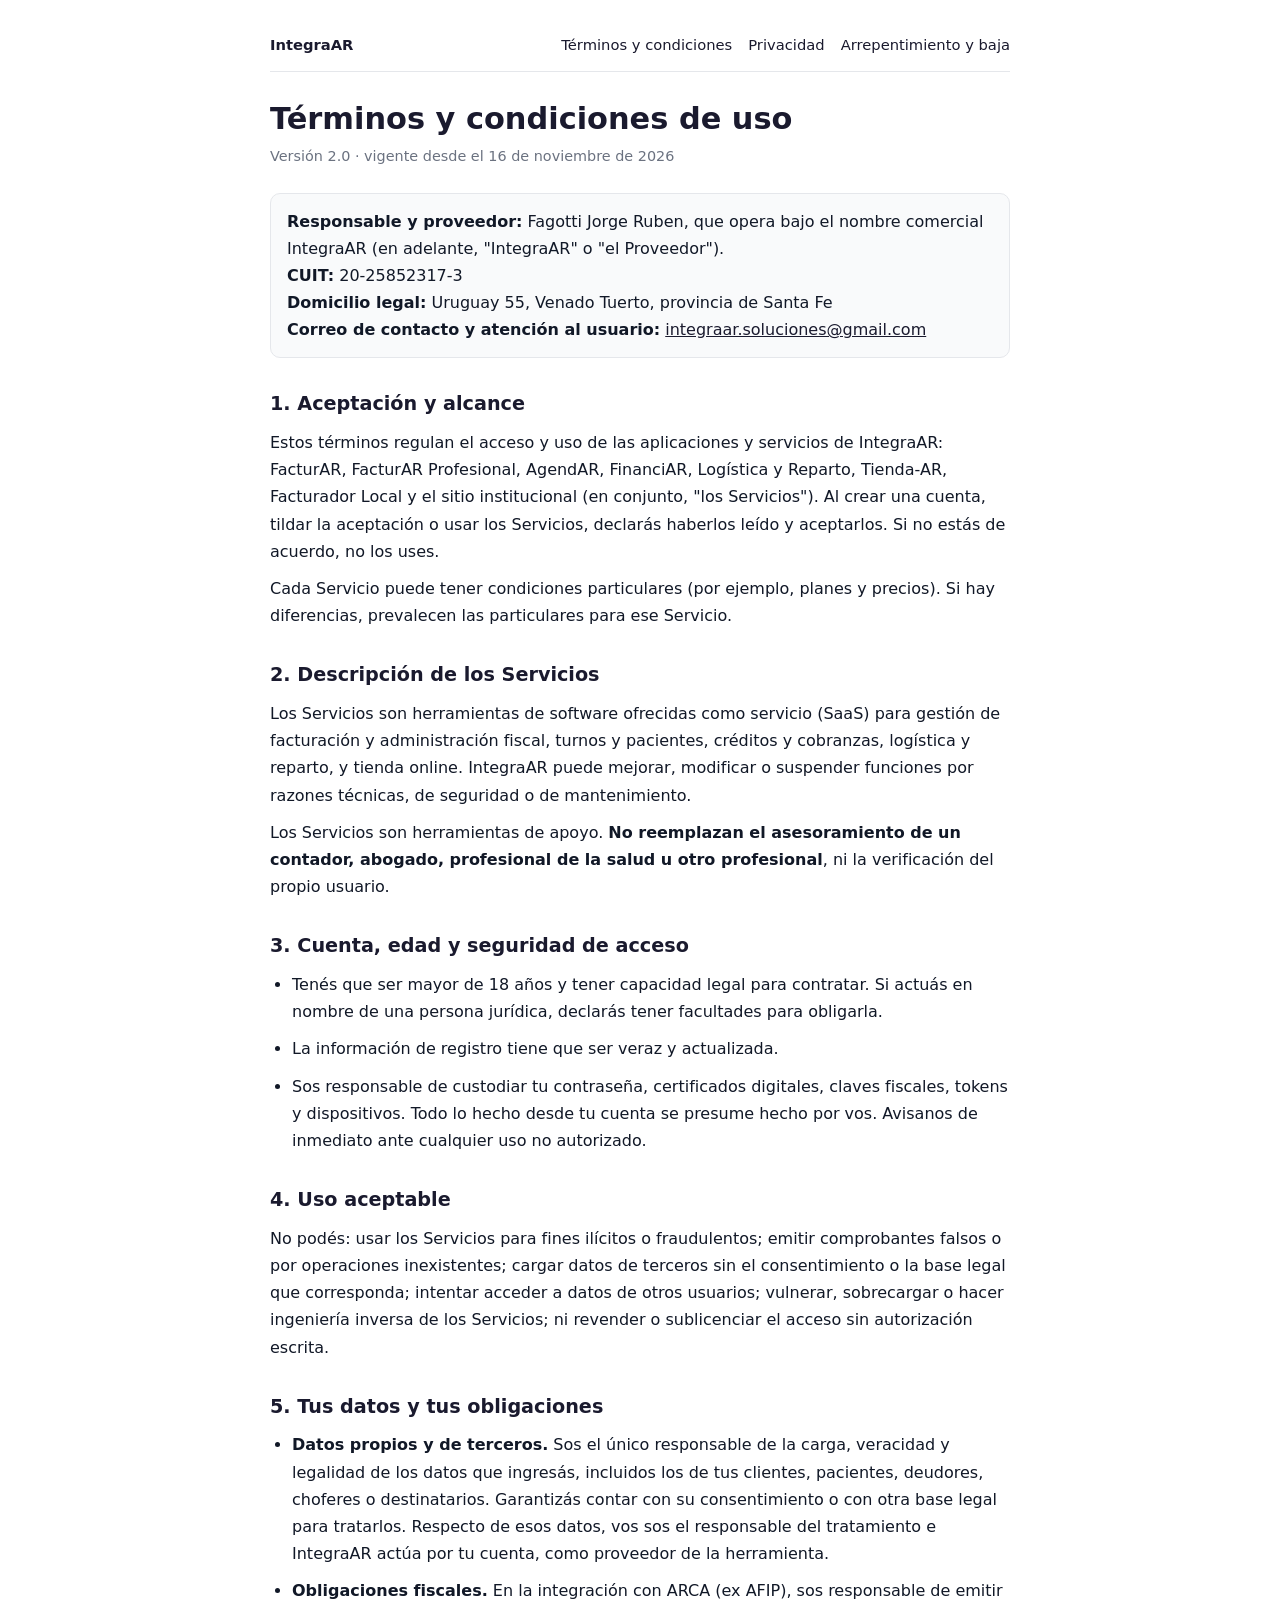
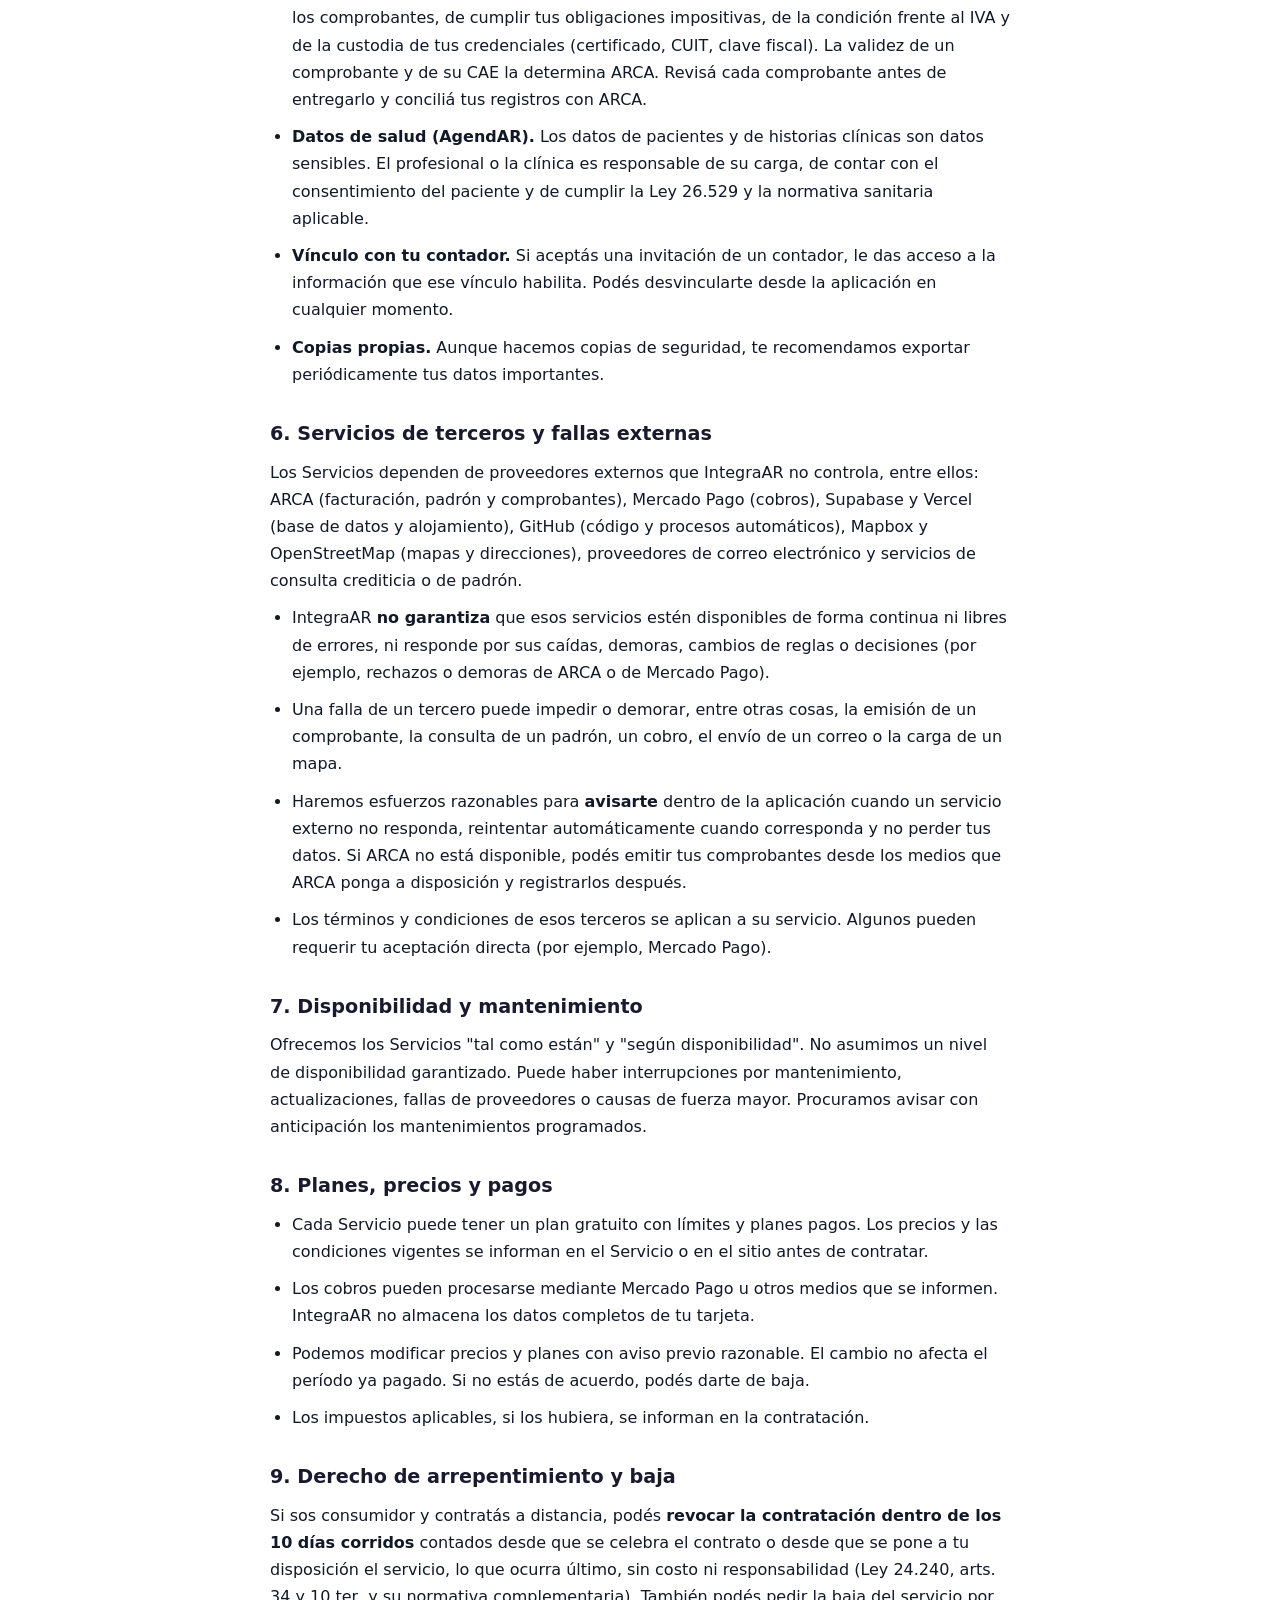
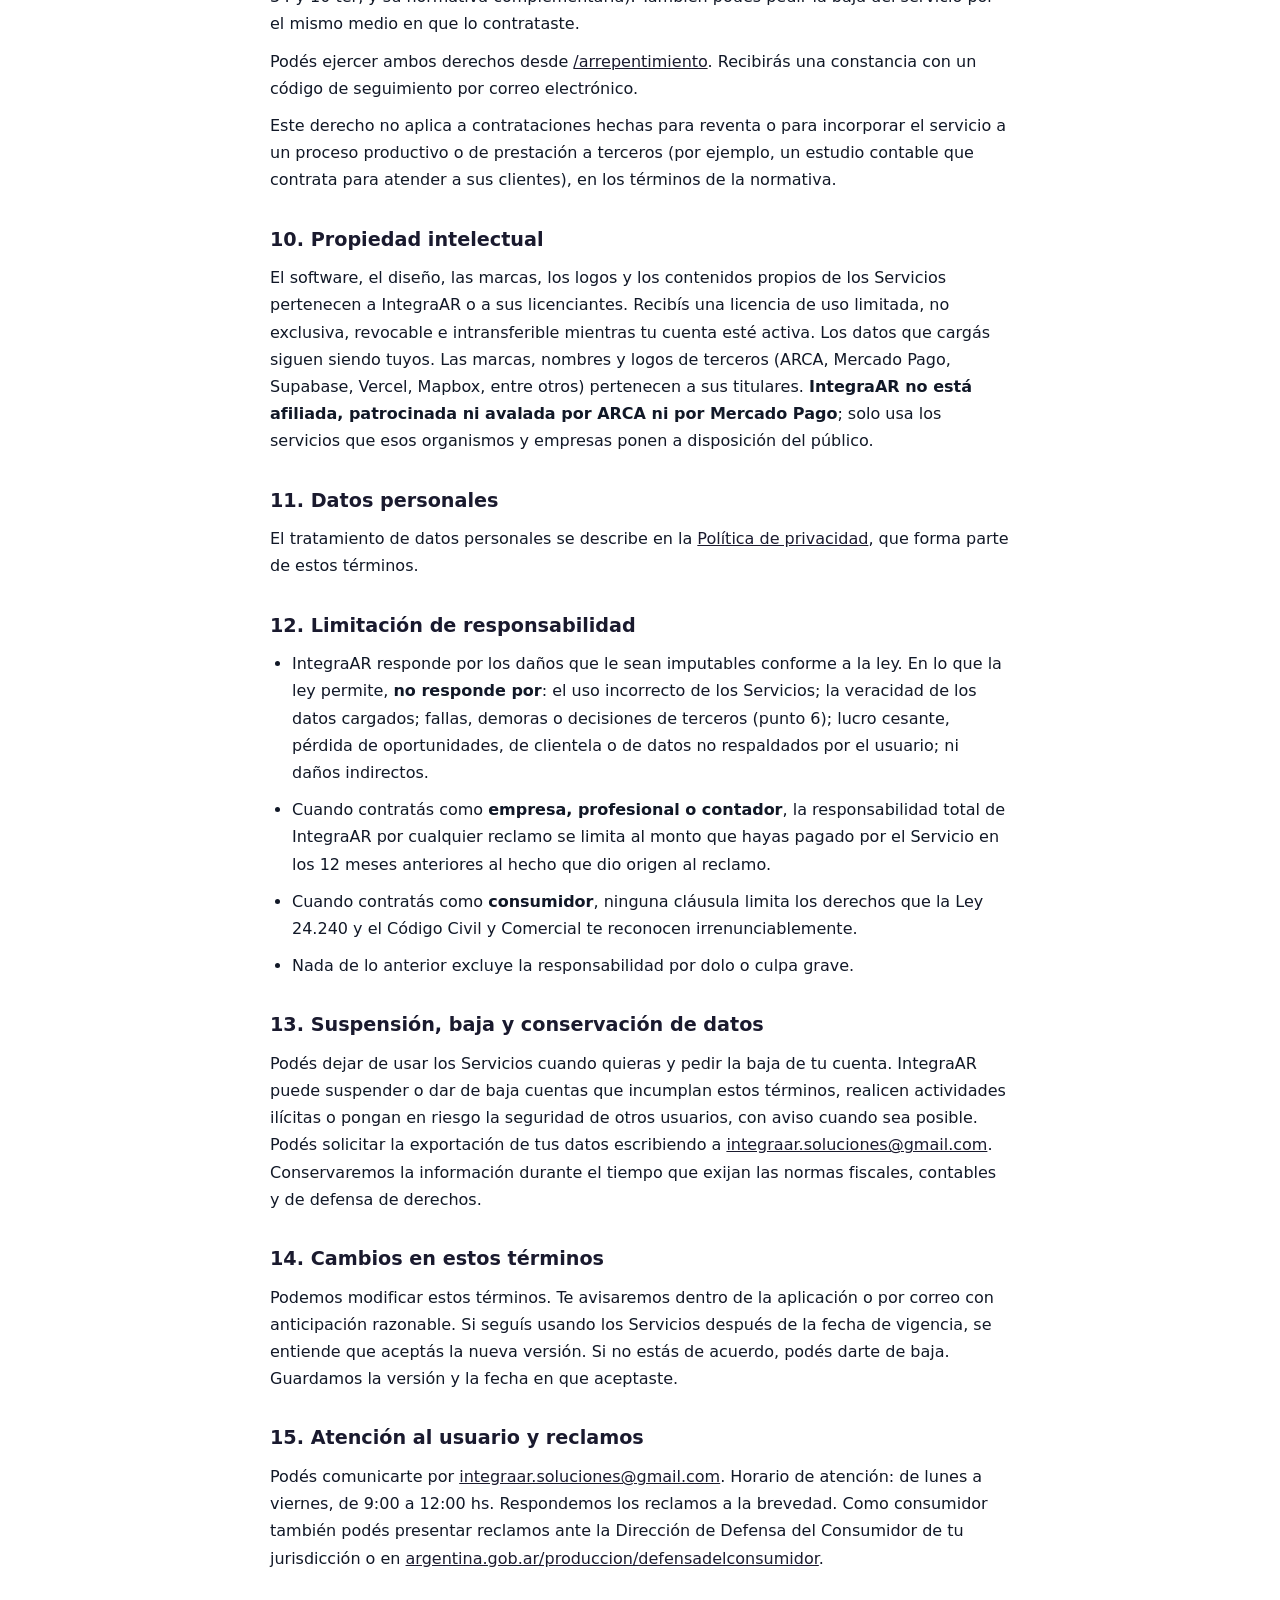
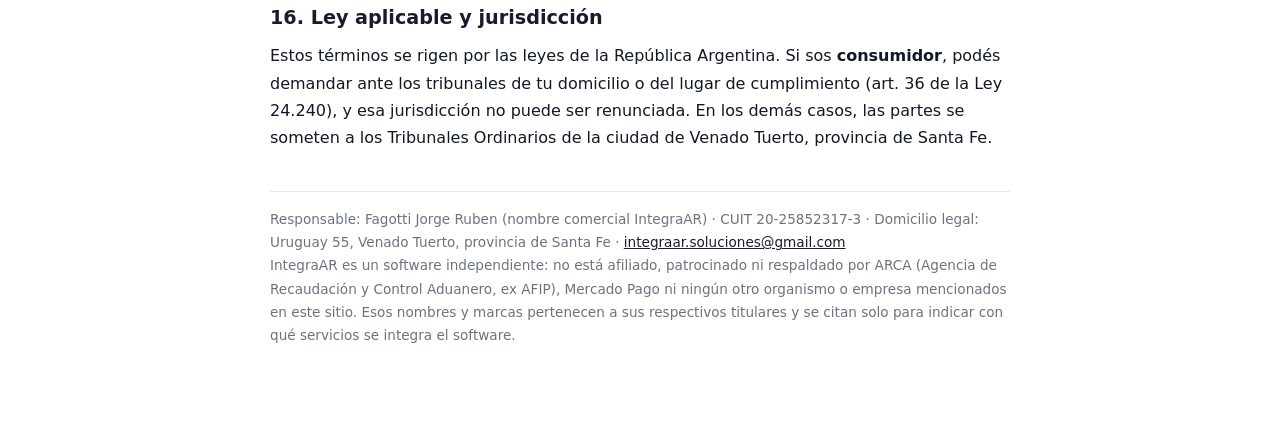
<file: terminos.html>
<!DOCTYPE html>
<html lang="es">
<head>
<meta charset="UTF-8" />
<meta name="viewport" content="width=device-width, initial-scale=1.0" />
<title>Términos y condiciones — IntegraAR</title>
<meta name="description" content="Términos y condiciones de uso de los servicios de IntegraAR." />
<style>
*,*::before,*::after{box-sizing:border-box;margin:0;padding:0}
:root{--bg:#fff;--fg:#111827;--mut:#6b7280;--line:#e5e7eb;--acc:#1a1a2e;--soft:#f9fafb;--warn-bg:#fffbeb;--warn-bd:#f59e0b}
@media (prefers-color-scheme:dark){:root{--bg:#0f1115;--fg:#e5e7eb;--mut:#9ca3af;--line:#262a33;--acc:#c7d2fe;--soft:#161a21;--warn-bg:#2a2210;--warn-bd:#b45309}}
body{font-family:system-ui,-apple-system,"Segoe UI",Roboto,Arial,sans-serif;background:var(--bg);color:var(--fg);line-height:1.7;-webkit-font-smoothing:antialiased;overflow-wrap:anywhere}
.wrap{max-width:780px;margin:0 auto;padding:32px 20px 80px}
nav.top{display:flex;flex-wrap:wrap;gap:14px;align-items:center;justify-content:space-between;border-bottom:1px solid var(--line);padding-bottom:14px;margin-bottom:28px;font-size:.92rem}
nav.top a{color:var(--acc);text-decoration:none}nav.top a:hover{text-decoration:underline}
nav.top .links{display:flex;gap:16px;flex-wrap:wrap}
h1{font-size:1.9rem;line-height:1.25;margin-bottom:6px;color:var(--acc)}
.meta{color:var(--mut);font-size:.9rem;margin-bottom:24px}
h2{font-size:1.2rem;margin:30px 0 8px;color:var(--acc)}
p,li{margin-bottom:10px}ul,ol{padding-left:22px;margin-bottom:10px}
a{color:var(--acc)}
.box{background:var(--soft);border:1px solid var(--line);border-radius:10px;padding:14px 16px;margin:14px 0}
.pend{background:var(--warn-bg);border:1px solid var(--warn-bd);border-radius:10px;padding:12px 14px;margin:14px 0;font-size:.92rem}
label{display:block;font-weight:600;margin:14px 0 4px;font-size:.92rem}
input,select,textarea{width:100%;padding:10px 12px;border:1px solid var(--line);border-radius:8px;font:inherit;background:var(--bg);color:var(--fg)}
textarea{min-height:90px}
button{margin-top:18px;padding:12px 22px;border:0;border-radius:8px;background:var(--acc);color:var(--bg);font:inherit;font-weight:600;cursor:pointer}
footer{margin-top:40px;border-top:1px solid var(--line);padding-top:16px;color:var(--mut);font-size:.85rem}
</style>
</head>
<body>
<div class="wrap">
<nav class="top"><a href="/"><strong>IntegraAR</strong></a><div class="links"><a href="/terminos">Términos y condiciones</a><a href="/privacidad">Privacidad</a><a href="/arrepentimiento">Arrepentimiento y baja</a></div></nav>

<h1>Términos y condiciones de uso</h1>
<p class="meta">Versión 2.0 · vigente desde el 16 de noviembre de 2026</p>

<div class="box"><strong>Responsable y proveedor:</strong> Fagotti Jorge Ruben, que opera bajo el nombre comercial IntegraAR (en adelante, "IntegraAR" o "el Proveedor").<br>
<strong>CUIT:</strong> 20-25852317-3<br>
<strong>Domicilio legal:</strong> Uruguay 55, Venado Tuerto, provincia de Santa Fe<br>
<strong>Correo de contacto y atención al usuario:</strong> <a href="mailto:integraar.soluciones@gmail.com">integraar.soluciones@gmail.com</a></div>

<h2>1. Aceptación y alcance</h2>
<p>Estos términos regulan el acceso y uso de las aplicaciones y servicios de IntegraAR: FacturAR, FacturAR Profesional, AgendAR, FinanciAR, Logística y Reparto, Tienda-AR, Facturador Local y el sitio institucional (en conjunto, "los Servicios"). Al crear una cuenta, tildar la aceptación o usar los Servicios, declarás haberlos leído y aceptarlos. Si no estás de acuerdo, no los uses.</p>
<p>Cada Servicio puede tener condiciones particulares (por ejemplo, planes y precios). Si hay diferencias, prevalecen las particulares para ese Servicio.</p>

<h2>2. Descripción de los Servicios</h2>
<p>Los Servicios son herramientas de software ofrecidas como servicio (SaaS) para gestión de facturación y administración fiscal, turnos y pacientes, créditos y cobranzas, logística y reparto, y tienda online. IntegraAR puede mejorar, modificar o suspender funciones por razones técnicas, de seguridad o de mantenimiento.</p>
<p>Los Servicios son herramientas de apoyo. <strong>No reemplazan el asesoramiento de un contador, abogado, profesional de la salud u otro profesional</strong>, ni la verificación del propio usuario.</p>

<h2>3. Cuenta, edad y seguridad de acceso</h2>
<ul>
<li>Tenés que ser mayor de 18 años y tener capacidad legal para contratar. Si actuás en nombre de una persona jurídica, declarás tener facultades para obligarla.</li>
<li>La información de registro tiene que ser veraz y actualizada.</li>
<li>Sos responsable de custodiar tu contraseña, certificados digitales, claves fiscales, tokens y dispositivos. Todo lo hecho desde tu cuenta se presume hecho por vos. Avisanos de inmediato ante cualquier uso no autorizado.</li>
</ul>

<h2>4. Uso aceptable</h2>
<p>No podés: usar los Servicios para fines ilícitos o fraudulentos; emitir comprobantes falsos o por operaciones inexistentes; cargar datos de terceros sin el consentimiento o la base legal que corresponda; intentar acceder a datos de otros usuarios; vulnerar, sobrecargar o hacer ingeniería inversa de los Servicios; ni revender o sublicenciar el acceso sin autorización escrita.</p>

<h2>5. Tus datos y tus obligaciones</h2>
<ul>
<li><strong>Datos propios y de terceros.</strong> Sos el único responsable de la carga, veracidad y legalidad de los datos que ingresás, incluidos los de tus clientes, pacientes, deudores, choferes o destinatarios. Garantizás contar con su consentimiento o con otra base legal para tratarlos. Respecto de esos datos, vos sos el responsable del tratamiento e IntegraAR actúa por tu cuenta, como proveedor de la herramienta.</li>
<li><strong>Obligaciones fiscales.</strong> En la integración con ARCA (ex AFIP), sos responsable de emitir los comprobantes, de cumplir tus obligaciones impositivas, de la condición frente al IVA y de la custodia de tus credenciales (certificado, CUIT, clave fiscal). La validez de un comprobante y de su CAE la determina ARCA. Revisá cada comprobante antes de entregarlo y conciliá tus registros con ARCA.</li>
<li><strong>Datos de salud (AgendAR).</strong> Los datos de pacientes y de historias clínicas son datos sensibles. El profesional o la clínica es responsable de su carga, de contar con el consentimiento del paciente y de cumplir la Ley 26.529 y la normativa sanitaria aplicable.</li>
<li><strong>Vínculo con tu contador.</strong> Si aceptás una invitación de un contador, le das acceso a la información que ese vínculo habilita. Podés desvincularte desde la aplicación en cualquier momento.</li>
<li><strong>Copias propias.</strong> Aunque hacemos copias de seguridad, te recomendamos exportar periódicamente tus datos importantes.</li>
</ul>

<h2>6. Servicios de terceros y fallas externas</h2>
<p>Los Servicios dependen de proveedores externos que IntegraAR no controla, entre ellos: ARCA (facturación, padrón y comprobantes), Mercado Pago (cobros), Supabase y Vercel (base de datos y alojamiento), GitHub (código y procesos automáticos), Mapbox y OpenStreetMap (mapas y direcciones), proveedores de correo electrónico y servicios de consulta crediticia o de padrón.</p>
<ul>
<li>IntegraAR <strong>no garantiza</strong> que esos servicios estén disponibles de forma continua ni libres de errores, ni responde por sus caídas, demoras, cambios de reglas o decisiones (por ejemplo, rechazos o demoras de ARCA o de Mercado Pago).</li>
<li>Una falla de un tercero puede impedir o demorar, entre otras cosas, la emisión de un comprobante, la consulta de un padrón, un cobro, el envío de un correo o la carga de un mapa.</li>
<li>Haremos esfuerzos razonables para <strong>avisarte</strong> dentro de la aplicación cuando un servicio externo no responda, reintentar automáticamente cuando corresponda y no perder tus datos. Si ARCA no está disponible, podés emitir tus comprobantes desde los medios que ARCA ponga a disposición y registrarlos después.</li>
<li>Los términos y condiciones de esos terceros se aplican a su servicio. Algunos pueden requerir tu aceptación directa (por ejemplo, Mercado Pago).</li>
</ul>

<h2>7. Disponibilidad y mantenimiento</h2>
<p>Ofrecemos los Servicios "tal como están" y "según disponibilidad". No asumimos un nivel de disponibilidad garantizado. Puede haber interrupciones por mantenimiento, actualizaciones, fallas de proveedores o causas de fuerza mayor. Procuramos avisar con anticipación los mantenimientos programados.</p>

<h2>8. Planes, precios y pagos</h2>
<ul>
<li>Cada Servicio puede tener un plan gratuito con límites y planes pagos. Los precios y las condiciones vigentes se informan en el Servicio o en el sitio antes de contratar.</li>
<li>Los cobros pueden procesarse mediante Mercado Pago u otros medios que se informen. IntegraAR no almacena los datos completos de tu tarjeta.</li>
<li>Podemos modificar precios y planes con aviso previo razonable. El cambio no afecta el período ya pagado. Si no estás de acuerdo, podés darte de baja.</li>
<li>Los impuestos aplicables, si los hubiera, se informan en la contratación.</li>
</ul>

<h2>9. Derecho de arrepentimiento y baja</h2>
<p>Si sos consumidor y contratás a distancia, podés <strong>revocar la contratación dentro de los 10 días corridos</strong> contados desde que se celebra el contrato o desde que se pone a tu disposición el servicio, lo que ocurra último, sin costo ni responsabilidad (Ley 24.240, arts. 34 y 10 ter, y su normativa complementaria). También podés pedir la baja del servicio por el mismo medio en que lo contrataste.</p>
<p>Podés ejercer ambos derechos desde <a href="/arrepentimiento">/arrepentimiento</a>. Recibirás una constancia con un código de seguimiento por correo electrónico.</p>
<p>Este derecho no aplica a contrataciones hechas para reventa o para incorporar el servicio a un proceso productivo o de prestación a terceros (por ejemplo, un estudio contable que contrata para atender a sus clientes), en los términos de la normativa.</p>

<h2>10. Propiedad intelectual</h2>
<p>El software, el diseño, las marcas, los logos y los contenidos propios de los Servicios pertenecen a IntegraAR o a sus licenciantes. Recibís una licencia de uso limitada, no exclusiva, revocable e intransferible mientras tu cuenta esté activa. Los datos que cargás siguen siendo tuyos. Las marcas, nombres y logos de terceros (ARCA, Mercado Pago, Supabase, Vercel, Mapbox, entre otros) pertenecen a sus titulares. <strong>IntegraAR no está afiliada, patrocinada ni avalada por ARCA ni por Mercado Pago</strong>; solo usa los servicios que esos organismos y empresas ponen a disposición del público.</p>

<h2>11. Datos personales</h2>
<p>El tratamiento de datos personales se describe en la <a href="/privacidad">Política de privacidad</a>, que forma parte de estos términos.</p>

<h2>12. Limitación de responsabilidad</h2>
<ul>
<li>IntegraAR responde por los daños que le sean imputables conforme a la ley. En lo que la ley permite, <strong>no responde por</strong>: el uso incorrecto de los Servicios; la veracidad de los datos cargados; fallas, demoras o decisiones de terceros (punto 6); lucro cesante, pérdida de oportunidades, de clientela o de datos no respaldados por el usuario; ni daños indirectos.</li>
<li>Cuando contratás como <strong>empresa, profesional o contador</strong>, la responsabilidad total de IntegraAR por cualquier reclamo se limita al monto que hayas pagado por el Servicio en los 12 meses anteriores al hecho que dio origen al reclamo.</li>
<li>Cuando contratás como <strong>consumidor</strong>, ninguna cláusula limita los derechos que la Ley 24.240 y el Código Civil y Comercial te reconocen irrenunciablemente.</li>
<li>Nada de lo anterior excluye la responsabilidad por dolo o culpa grave.</li>
</ul>

<h2>13. Suspensión, baja y conservación de datos</h2>
<p>Podés dejar de usar los Servicios cuando quieras y pedir la baja de tu cuenta. IntegraAR puede suspender o dar de baja cuentas que incumplan estos términos, realicen actividades ilícitas o pongan en riesgo la seguridad de otros usuarios, con aviso cuando sea posible. Podés solicitar la exportación de tus datos escribiendo a <a href="mailto:integraar.soluciones@gmail.com">integraar.soluciones@gmail.com</a>. Conservaremos la información durante el tiempo que exijan las normas fiscales, contables y de defensa de derechos.</p>

<h2>14. Cambios en estos términos</h2>
<p>Podemos modificar estos términos. Te avisaremos dentro de la aplicación o por correo con anticipación razonable. Si seguís usando los Servicios después de la fecha de vigencia, se entiende que aceptás la nueva versión. Si no estás de acuerdo, podés darte de baja. Guardamos la versión y la fecha en que aceptaste.</p>

<h2>15. Atención al usuario y reclamos</h2>
<p>Podés comunicarte por <a href="mailto:integraar.soluciones@gmail.com">integraar.soluciones@gmail.com</a>. Horario de atención: de lunes a viernes, de 9:00 a 12:00 hs. Respondemos los reclamos a la brevedad. Como consumidor también podés presentar reclamos ante la Dirección de Defensa del Consumidor de tu jurisdicción o en <a href="https://www.argentina.gob.ar/produccion/defensadelconsumidor">argentina.gob.ar/produccion/defensadelconsumidor</a>.</p>

<h2>16. Ley aplicable y jurisdicción</h2>
<p>Estos términos se rigen por las leyes de la República Argentina. Si sos <strong>consumidor</strong>, podés demandar ante los tribunales de tu domicilio o del lugar de cumplimiento (art. 36 de la Ley 24.240), y esa jurisdicción no puede ser renunciada. En los demás casos, las partes se someten a los Tribunales Ordinarios de la ciudad de Venado Tuerto, provincia de Santa Fe.</p>

<footer>Responsable: Fagotti Jorge Ruben (nombre comercial IntegraAR) · CUIT 20-25852317-3 · Domicilio legal: Uruguay 55, Venado Tuerto, provincia de Santa Fe · <a href="mailto:integraar.soluciones@gmail.com">integraar.soluciones@gmail.com</a><br>IntegraAR es un software independiente: no está afiliado, patrocinado ni respaldado por ARCA (Agencia de Recaudación y Control Aduanero, ex AFIP), Mercado Pago ni ningún otro organismo o empresa mencionados en este sitio. Esos nombres y marcas pertenecen a sus respectivos titulares y se citan solo para indicar con qué servicios se integra el software.</footer>
</div>

</body>
</html>
</file>
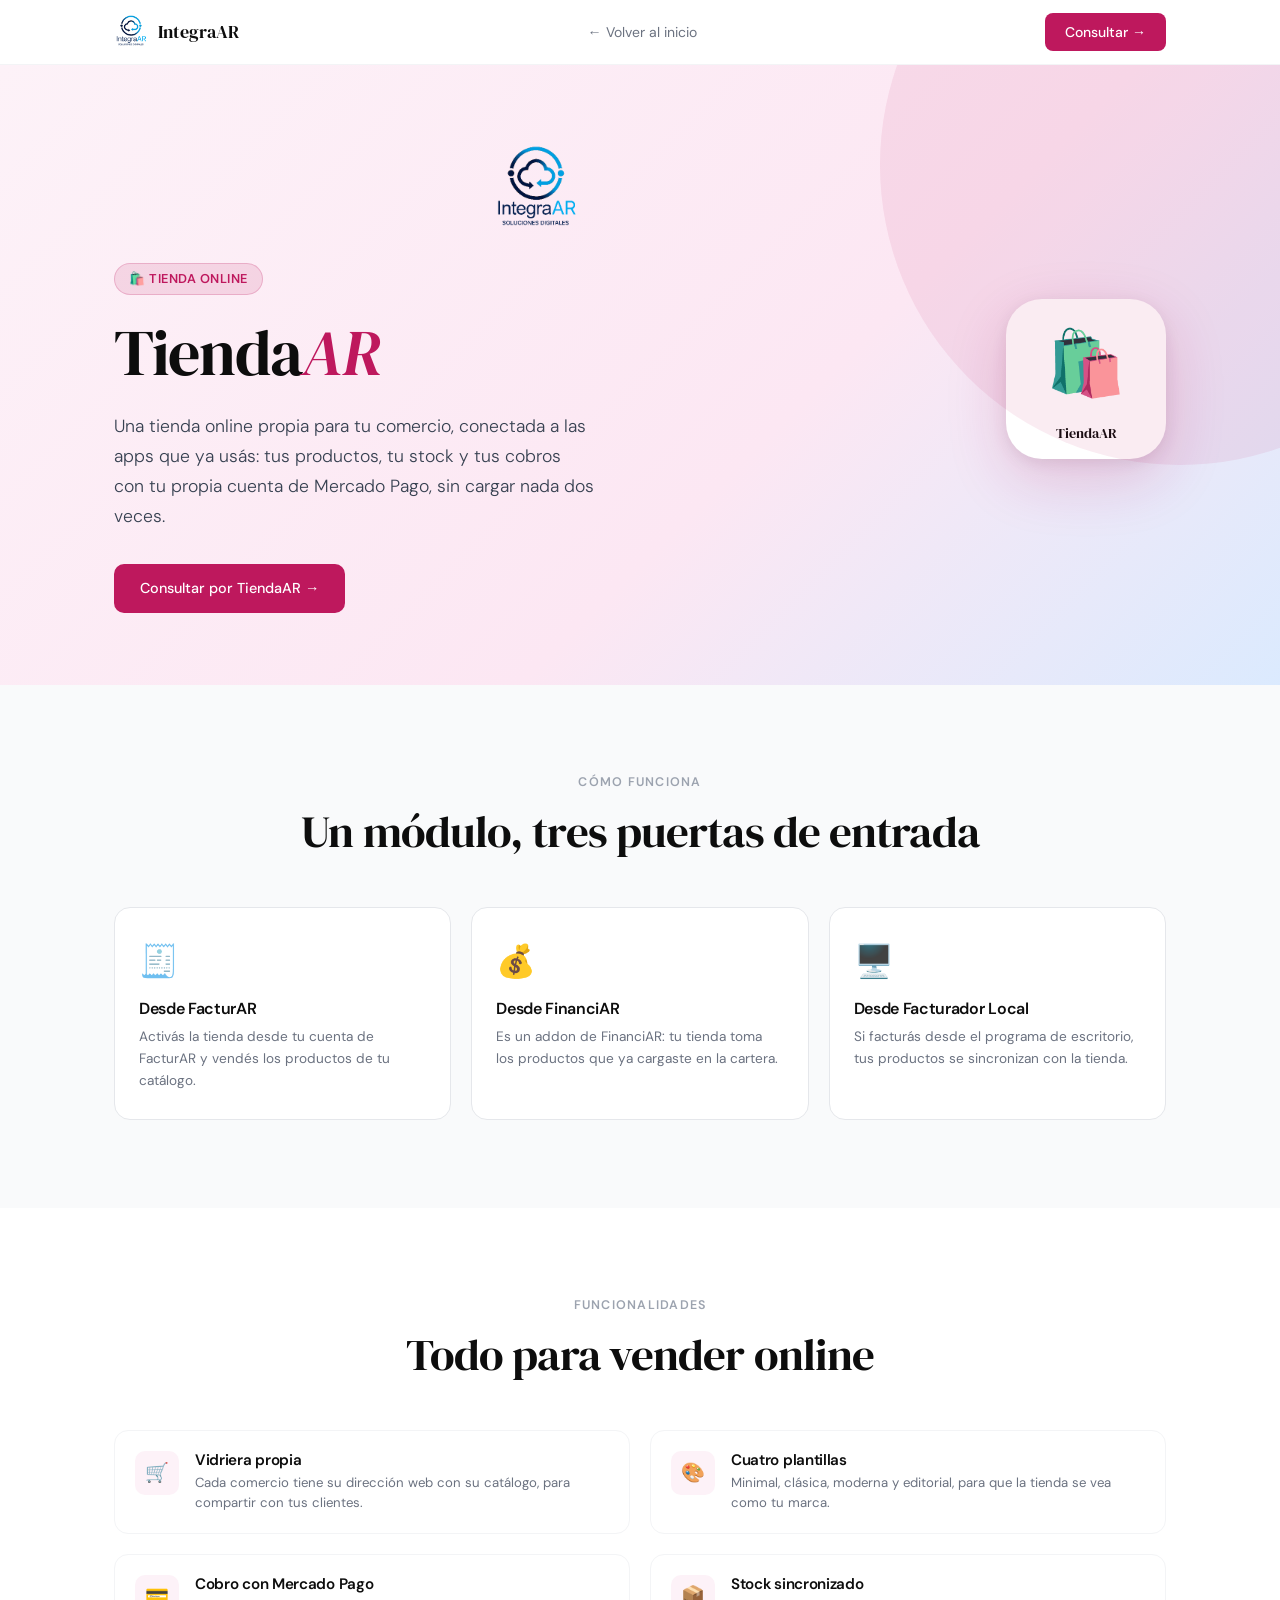
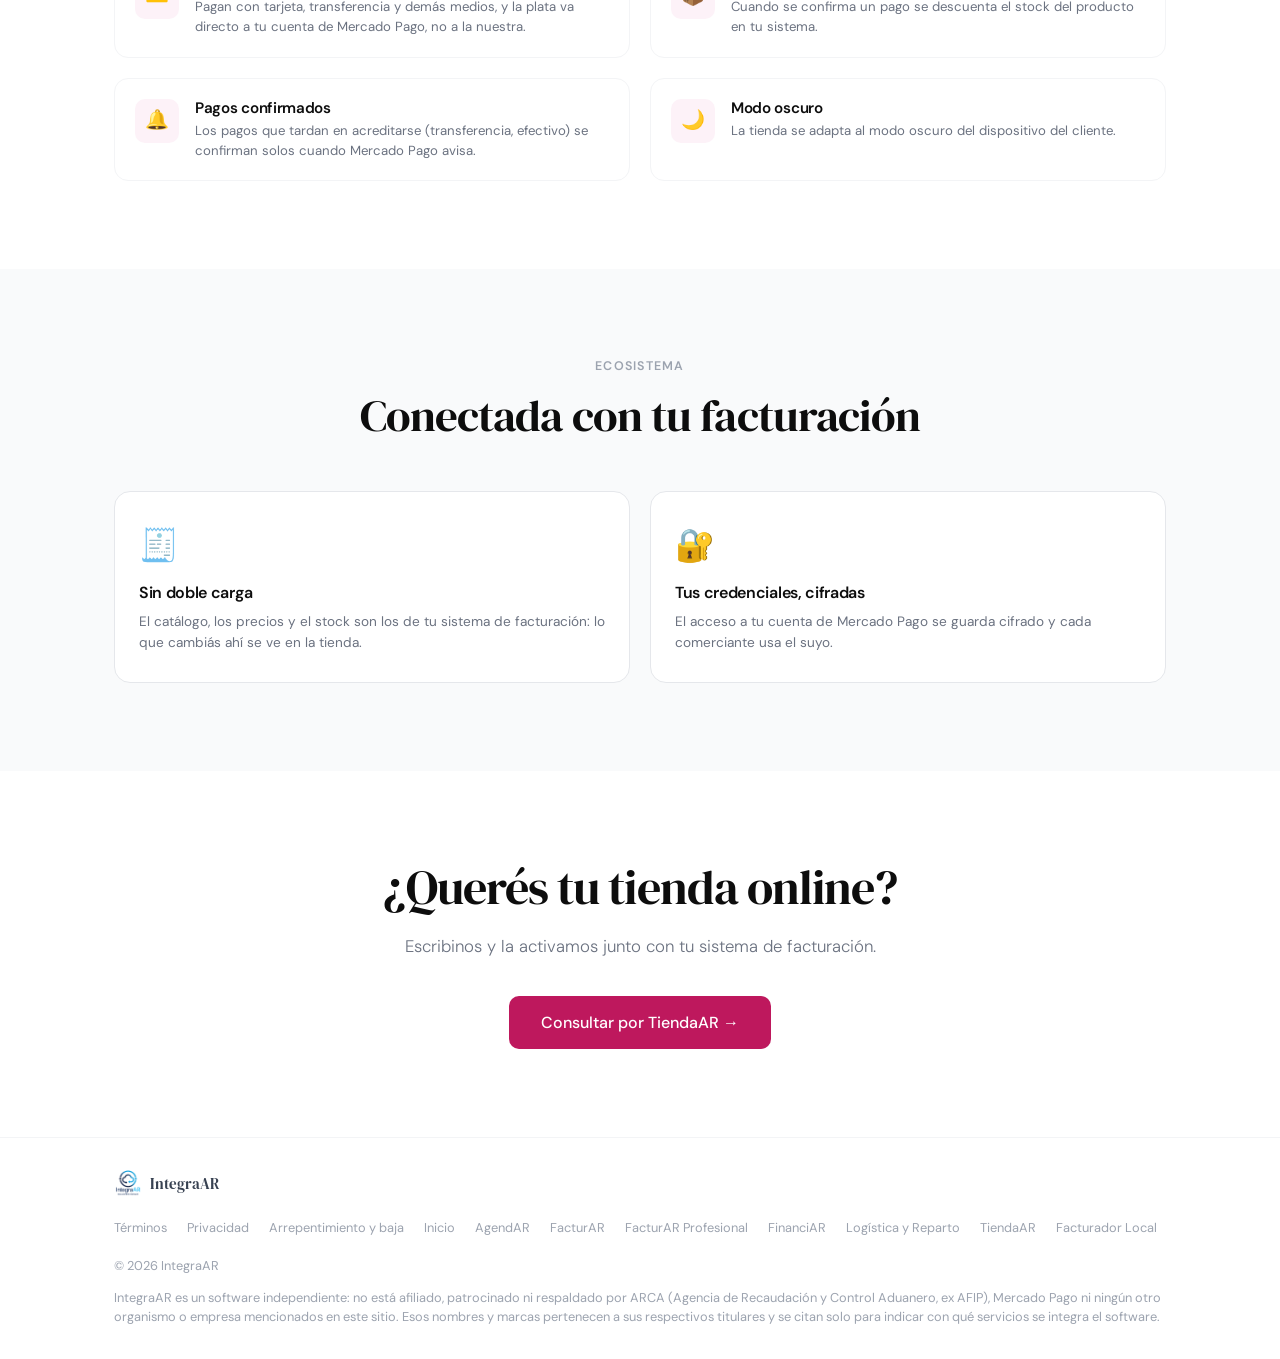
<file: tienda.html>
<!DOCTYPE html>
<html lang="es">
<head>
  <meta charset="UTF-8" />
  <meta name="viewport" content="width=device-width, initial-scale=1.0" />
  <title>TiendaAR — Tu tienda online conectada a tu facturación</title>
  <meta name="description" content="TiendaAR: tienda online propia para los comercios que usan FacturAR, FinanciAR o Facturador Local. Catálogo, stock y cobro con tu propia cuenta de Mercado Pago." />
  <link rel="stylesheet" href="/fonts/fuentes.css" />
  <style>
    *, *::before, *::after { box-sizing: border-box; margin: 0; padding: 0; }
    :root {
      --white: #ffffff; --gray-50: #f9fafb; --gray-100: #f3f4f6;
      --gray-200: #e5e7eb; --gray-400: #9ca3af; --gray-500: #6b7280;
      --gray-700: #374151; --gray-900: #111827; --ink: #0d0d0d;
      --lr: #be185d; --lr-l: #fdf2f8; --lr-d: #9d174d;
      --brand: #1a1a2e;
    }
    html { scroll-behavior: smooth; }
    body { font-family: 'DM Sans', sans-serif; color: var(--gray-900); background: var(--white); -webkit-font-smoothing: antialiased; line-height: 1.6; }
    h1,h2,h3,h4 { font-family: 'DM Serif Display', serif; font-weight: 400; line-height: 1.2; letter-spacing: -0.02em; }
    a { color: inherit; text-decoration: none; }
    .container { max-width: 1100px; margin: 0 auto; padding: 0 24px; }

    nav { position: sticky; top: 0; z-index: 100; background: rgba(255,255,255,.92); backdrop-filter: blur(12px); border-bottom: 1px solid var(--gray-100); }
    .nav-inner { max-width: 1100px; margin: 0 auto; padding: 0 24px; height: 64px; display: flex; align-items: center; justify-content: space-between; gap: 24px; }
    .nav-logo { display: flex; align-items: center; gap: 10px; font-family: 'DM Serif Display', serif; font-size: 1.1rem; color: var(--ink); }
    .nav-logo-mark { height: 34px; width: auto; display: block; }
    .footer-logo-mark { height: 28px; width: auto; display: block; }
    .product-hero-logo { height: 90px; width: auto; display: block; margin: 0 auto 28px; }
    .nav-back { font-size: 0.875rem; color: var(--gray-500); display: flex; align-items: center; gap: 6px; }
    .nav-back:hover { color: var(--ink); }
    .nav-cta { background: var(--lr); color: white; padding: 8px 20px; border-radius: 8px; font-size: 0.875rem; font-weight: 500; transition: opacity .2s; }
    .nav-cta:hover { opacity: 0.85; }

    .product-hero { padding: 80px 0 72px; background: linear-gradient(135deg, #fdf2f8 0%, #fce7f3 60%, #dbeafe 100%); position: relative; overflow: hidden; }
    .product-hero::before { content: ''; position: absolute; width: 600px; height: 600px; border-radius: 50%; background: rgba(190,24,93,.08); right: -200px; top: -200px; pointer-events: none; }
    .product-hero-inner { display: flex; align-items: center; gap: 48px; flex-wrap: wrap; }
    .product-hero-text { flex: 1; min-width: 280px; }
    .product-eyebrow { display: inline-flex; align-items: center; gap: 8px; background: rgba(190,24,93,.12); border: 1px solid rgba(190,24,93,.2); padding: 5px 14px; border-radius: 100px; font-size: 0.8rem; font-weight: 600; color: var(--lr); margin-bottom: 20px; letter-spacing: 0.04em; text-transform: uppercase; }
    .product-hero h1 { font-size: clamp(2.4rem, 5vw, 4rem); color: var(--ink); margin-bottom: 20px; }
    .product-hero h1 em { font-style: italic; color: var(--lr); }
    .product-hero-sub { font-size: 1.1rem; color: var(--gray-700); max-width: 480px; font-weight: 300; margin-bottom: 32px; line-height: 1.7; }
    .hero-actions { display: flex; gap: 12px; flex-wrap: wrap; }
    .btn { display: inline-flex; align-items: center; gap: 8px; padding: 13px 26px; border-radius: 10px; font-weight: 500; font-size: 0.9rem; transition: all .2s; cursor: pointer; border: none; }
    .btn-teal { background: var(--lr); color: white; }
    .btn-teal:hover { background: var(--lr-d); transform: translateY(-1px); }
    .btn-ghost { background: rgba(255,255,255,.7); border: 1.5px solid rgba(190,24,93,.25); color: var(--lr); }
    .btn-ghost:hover { background: white; }

    .product-hero-visual { flex: 0 0 auto; }
    .hero-badge { width: 160px; height: 160px; background: white; border-radius: 36px; box-shadow: 0 20px 60px rgba(190,24,93,.2), 0 4px 16px rgba(0,0,0,.08); display: flex; flex-direction: column; align-items: center; justify-content: center; gap: 8px; font-size: 4rem; }
    .hero-badge-name { font-family: 'DM Serif Display', serif; font-size: 0.85rem; color: var(--ink); text-align: center; padding: 0 10px; }

    .planes-section { padding: 88px 0; }
    .section-label { text-align: center; font-size: 0.78rem; font-weight: 600; letter-spacing: 0.1em; text-transform: uppercase; color: var(--gray-400); margin-bottom: 12px; }
    .section-title { text-align: center; font-size: clamp(1.8rem, 3.5vw, 2.8rem); color: var(--ink); margin-bottom: 12px; }
    .section-sub { text-align: center; color: var(--gray-500); max-width: 480px; margin: 0 auto 56px; font-weight: 300; font-size: 1rem; }

    .roles-section { padding: 88px 0; background: var(--gray-50); }
    .roles-grid { display: grid; grid-template-columns: repeat(auto-fit, minmax(220px, 1fr)); gap: 20px; margin-top: 48px; }
    .role-card { background: white; border: 1.5px solid var(--gray-200); border-radius: 16px; padding: 28px 24px; }
    .role-icon { font-size: 2rem; margin-bottom: 12px; }
    .role-card h3 { font-family: 'DM Sans', sans-serif; font-size: 1rem; font-weight: 600; color: var(--ink); margin-bottom: 8px; }
    .role-card p { font-size: 0.85rem; color: var(--gray-500); line-height: 1.6; }

    .features-section { padding: 88px 0; }
    .features-grid { display: grid; grid-template-columns: 1fr 1fr; gap: 20px; margin-top: 48px; }
    .feature-item { display: flex; gap: 16px; align-items: flex-start; padding: 20px; border: 1.5px solid var(--gray-100); border-radius: 14px; }
    .feature-item:hover { border-color: var(--gray-200); background: var(--gray-50); }
    .feature-icon { width: 44px; height: 44px; background: var(--lr-l); border-radius: 10px; display: flex; align-items: center; justify-content: center; font-size: 1.2rem; flex-shrink: 0; }
    .feature-item h4 { font-family: 'DM Sans', sans-serif; font-size: 0.95rem; font-weight: 600; color: var(--ink); margin-bottom: 4px; }
    .feature-item p { font-size: 0.825rem; color: var(--gray-500); line-height: 1.5; }

    .addons-section { padding: 88px 0; background: var(--gray-50); }
    .addons-grid { display: grid; grid-template-columns: repeat(auto-fit, minmax(220px, 1fr)); gap: 20px; margin-top: 48px; }
    .addon-card { background: white; border: 1.5px solid var(--gray-200); border-radius: 16px; padding: 28px 24px; position: relative; }
    .addon-badge { position: absolute; top: 20px; right: 20px; font-size: 0.7rem; font-weight: 600; color: var(--lr); background: var(--lr-l); padding: 3px 10px; border-radius: 100px; }
    .addon-icon { font-size: 2rem; margin-bottom: 12px; }
    .addon-card h3 { font-family: 'DM Sans', sans-serif; font-size: 1rem; font-weight: 600; color: var(--ink); margin-bottom: 8px; }
    .addon-card p { font-size: 0.85rem; color: var(--gray-500); line-height: 1.6; }

    .final-cta { padding: 88px 0; text-align: center; }
    .final-cta h2 { font-size: clamp(2rem, 4vw, 3rem); color: var(--ink); margin-bottom: 16px; }
    .final-cta p { color: var(--gray-500); margin-bottom: 36px; font-size: 1.05rem; font-weight: 300; }

    footer { border-top: 1px solid var(--gray-100); padding: 32px 0; }
    .footer-inner { display: flex; align-items: center; justify-content: space-between; gap: 16px; flex-wrap: wrap; }
    .footer-logo { display: flex; align-items: center; gap: 8px; font-family: 'DM Serif Display', serif; font-size: 0.95rem; color: var(--gray-700); text-decoration: none; }
    .footer-links { display: flex; gap: 20px; list-style: none; }
    .footer-links a { font-size: 0.8rem; color: var(--gray-400); }
    .footer-links a:hover { color: var(--gray-700); }
    .footer-copy { font-size: 0.8rem; color: var(--gray-400); }

    @media (max-width: 768px) {
      .features-grid { grid-template-columns: 1fr; }
      .product-hero-inner { flex-direction: column; }
      .hero-badge { width: 120px; height: 120px; font-size: 3rem; border-radius: 28px; }
      .footer-inner { flex-direction: column; text-align: center; }
      .footer-links { flex-wrap: wrap; justify-content: center; }
    }
  </style>
</head>
<body>

  <nav>
    <div class="nav-inner">
      <a href="/" class="nav-logo">
        <img src="/logo-completo-2.png" alt="IntegraAR" class="nav-logo-mark" />
        <span>IntegraAR</span>
      </a>
      <a href="/" class="nav-back">← Volver al inicio</a>
      <a href="mailto:integraar.soluciones@gmail.com?subject=TiendaAR" target="_blank" rel="noopener" class="nav-cta">Consultar →</a>
    </div>
  </nav>

  <section class="product-hero">
    <div class="container">
      <div class="product-hero-inner">
        <div class="product-hero-text">
          <img src="/logo-completo-2.png" alt="IntegraAR" class="product-hero-logo" />
          <div class="product-eyebrow">🛍️ Tienda online</div>
          <h1>Tienda<em>AR</em></h1>
          <p class="product-hero-sub">
            Una tienda online propia para tu comercio, conectada a las apps que ya usás: tus productos, tu stock y tus cobros con tu propia cuenta de Mercado Pago, sin cargar nada dos veces.
          </p>
          <div class="hero-actions">
            <a href="mailto:integraar.soluciones@gmail.com?subject=TiendaAR" target="_blank" rel="noopener" class="btn btn-teal">
              Consultar por TiendaAR →
            </a>
          </div>
        </div>
        <div class="product-hero-visual">
          <div class="hero-badge">
            🛍️
            <div class="hero-badge-name">TiendaAR</div>
          </div>
        </div>
      </div>
    </div>
  </section>

  <!-- Roles -->
  <section class="roles-section">
    <div class="container">
      <div class="section-label">Cómo funciona</div>
      <h2 class="section-title">Un módulo, tres puertas de entrada</h2>
      <div class="roles-grid">
        <div class="role-card">
          <div class="role-icon">🧾</div>
          <h3>Desde FacturAR</h3>
          <p>Activás la tienda desde tu cuenta de FacturAR y vendés los productos de tu catálogo.</p>
        </div>
        <div class="role-card">
          <div class="role-icon">💰</div>
          <h3>Desde FinanciAR</h3>
          <p>Es un addon de FinanciAR: tu tienda toma los productos que ya cargaste en la cartera.</p>
        </div>
        <div class="role-card">
          <div class="role-icon">🖥️</div>
          <h3>Desde Facturador Local</h3>
          <p>Si facturás desde el programa de escritorio, tus productos se sincronizan con la tienda.</p>
        </div>

      </div>
    </div>
  </section>

  <!-- Features -->
  <section class="features-section">
    <div class="container">
      <div class="section-label">Funcionalidades</div>
      <h2 class="section-title">Todo para vender online</h2>
      <div class="features-grid">
        <div class="feature-item">
          <div class="feature-icon">🛒</div>
          <div>
            <h4>Vidriera propia</h4>
            <p>Cada comercio tiene su dirección web con su catálogo, para compartir con tus clientes.</p>
          </div>
        </div>
        <div class="feature-item">
          <div class="feature-icon">🎨</div>
          <div>
            <h4>Cuatro plantillas</h4>
            <p>Minimal, clásica, moderna y editorial, para que la tienda se vea como tu marca.</p>
          </div>
        </div>
        <div class="feature-item">
          <div class="feature-icon">💳</div>
          <div>
            <h4>Cobro con Mercado Pago</h4>
            <p>Pagan con tarjeta, transferencia y demás medios, y la plata va directo a tu cuenta de Mercado Pago, no a la nuestra.</p>
          </div>
        </div>
        <div class="feature-item">
          <div class="feature-icon">📦</div>
          <div>
            <h4>Stock sincronizado</h4>
            <p>Cuando se confirma un pago se descuenta el stock del producto en tu sistema.</p>
          </div>
        </div>
        <div class="feature-item">
          <div class="feature-icon">🔔</div>
          <div>
            <h4>Pagos confirmados</h4>
            <p>Los pagos que tardan en acreditarse (transferencia, efectivo) se confirman solos cuando Mercado Pago avisa.</p>
          </div>
        </div>
        <div class="feature-item">
          <div class="feature-icon">🌙</div>
          <div>
            <h4>Modo oscuro</h4>
            <p>La tienda se adapta al modo oscuro del dispositivo del cliente.</p>
          </div>
        </div>
      </div>
    </div>
  </section>

  <!-- Addons -->
  <section class="addons-section">
    <div class="container">
      <div class="section-label">Ecosistema</div>
      <h2 class="section-title">Conectada con tu facturación</h2>
      <div class="addons-grid">
        <div class="addon-card">
          <div class="addon-icon">🧾</div>
          <h3>Sin doble carga</h3>
          <p>El catálogo, los precios y el stock son los de tu sistema de facturación: lo que cambiás ahí se ve en la tienda.</p>
        </div>
        <div class="addon-card">
          <div class="addon-icon">🔐</div>
          <h3>Tus credenciales, cifradas</h3>
          <p>El acceso a tu cuenta de Mercado Pago se guarda cifrado y cada comerciante usa el suyo.</p>
        </div>
      </div>
    </div>
  </section>

  <section class="final-cta">
    <div class="container">
      <h2>¿Querés tu tienda online?</h2>
      <p>Escribinos y la activamos junto con tu sistema de facturación.</p>
      <div style="display:flex;gap:12px;justify-content:center;flex-wrap:wrap;">
        <a href="mailto:integraar.soluciones@gmail.com?subject=TiendaAR" target="_blank" rel="noopener" class="btn btn-teal" style="padding:14px 32px;font-size:1rem;">
          Consultar por TiendaAR →
        </a>
      </div>
    </div>
  </section>

  <footer>
    <div class="container">
      <div class="footer-inner">
        <a href="/" class="footer-logo">
          <img src="/logo-completo-2.png" alt="IntegraAR" class="footer-logo-mark" />
          <span>IntegraAR</span>
        </a>
        <ul class="footer-links">
          <li><a href="/terminos">Términos</a></li>
          <li><a href="/privacidad">Privacidad</a></li>
          <li><a href="/arrepentimiento">Arrepentimiento y baja</a></li>
          <li><a href="/">Inicio</a></li>
          <li><a href="/agendar">AgendAR</a></li>
          <li><a href="/facturar">FacturAR</a></li>
          <li><a href="/profesional">FacturAR Profesional</a></li>
          <li><a href="/financiar">FinanciAR</a></li>
          <li><a href="/lr">Logística y Reparto</a></li>
          <li><a href="/tienda">TiendaAR</a></li>
          <li><a href="/facturador-local">Facturador Local</a></li>
        </ul>
        <p class="footer-copy">© 2026 IntegraAR</p>
      </div>
    </div>
  <p class="footer-copy" style="max-width:1100px;margin:.75rem auto 0;padding:0 24px;line-height:1.5">IntegraAR es un software independiente: no está afiliado, patrocinado ni respaldado por ARCA (Agencia de Recaudación y Control Aduanero, ex AFIP), Mercado Pago ni ningún otro organismo o empresa mencionados en este sitio. Esos nombres y marcas pertenecen a sus respectivos titulares y se citan solo para indicar con qué servicios se integra el software.</p>
  </footer>

</body>
</html>
</file>
<file: fonts/fuentes.css>
@font-face{font-family:'DM Sans';font-style:normal;font-weight:300;font-display:swap;src:url(/fonts/dm-sans-latin-300-normal.woff2) format('woff2');}
@font-face{font-family:'DM Sans';font-style:normal;font-weight:400;font-display:swap;src:url(/fonts/dm-sans-latin-400-normal.woff2) format('woff2');}
@font-face{font-family:'DM Sans';font-style:normal;font-weight:500;font-display:swap;src:url(/fonts/dm-sans-latin-500-normal.woff2) format('woff2');}
@font-face{font-family:'DM Sans';font-style:normal;font-weight:600;font-display:swap;src:url(/fonts/dm-sans-latin-600-normal.woff2) format('woff2');}
@font-face{font-family:'DM Sans';font-style:italic;font-weight:300;font-display:swap;src:url(/fonts/dm-sans-latin-300-italic.woff2) format('woff2');}
@font-face{font-family:'DM Serif Display';font-style:normal;font-weight:400;font-display:swap;src:url(/fonts/dm-serif-display-latin-400-normal.woff2) format('woff2');}
@font-face{font-family:'DM Serif Display';font-style:italic;font-weight:400;font-display:swap;src:url(/fonts/dm-serif-display-latin-400-italic.woff2) format('woff2');}
</file>
